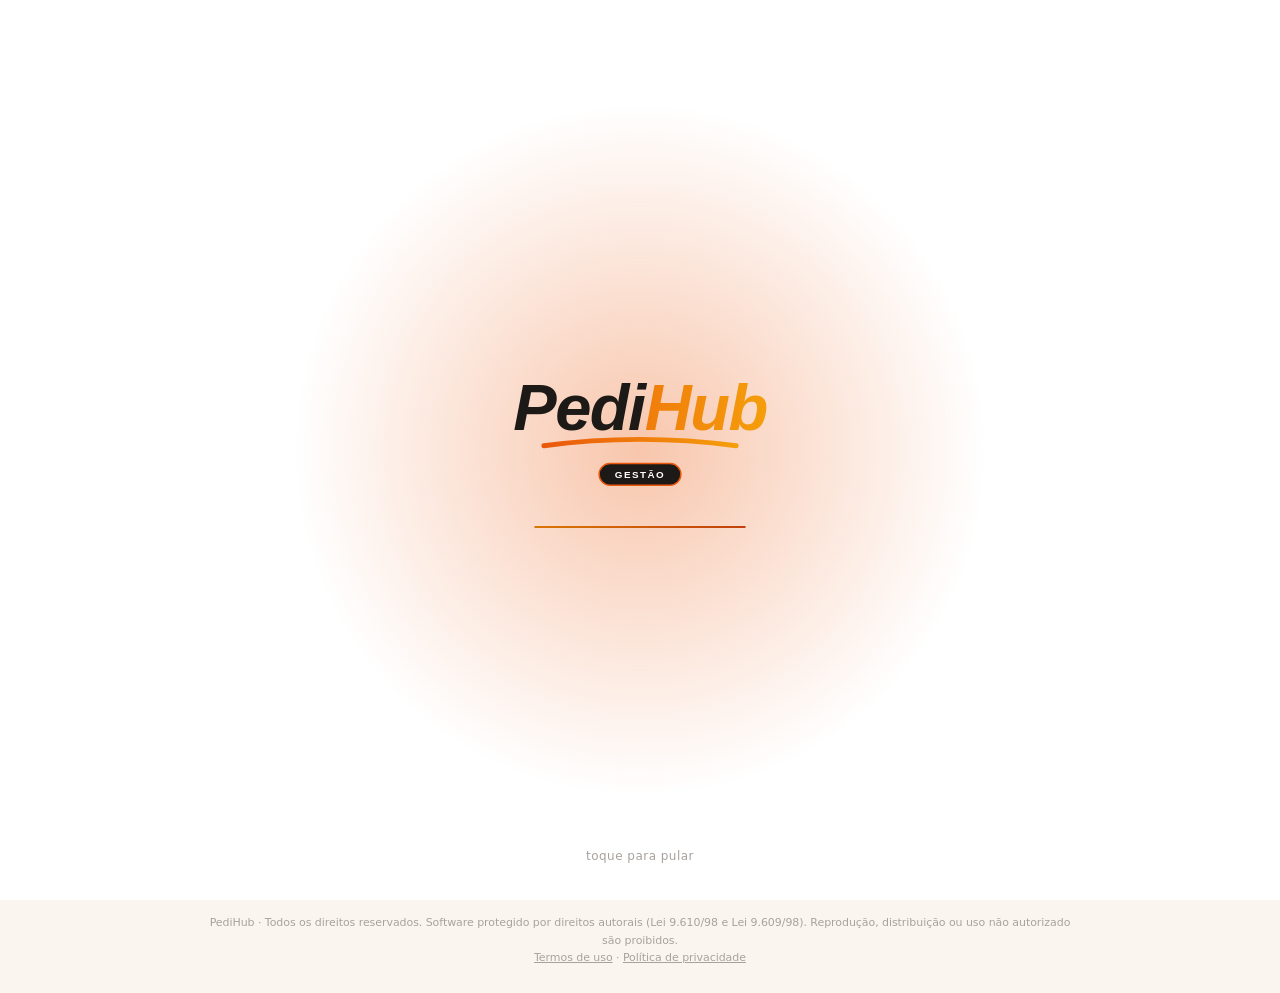
<file: index.html>
<!DOCTYPE html>
<html lang="pt-BR">
<head>
<meta charset="UTF-8" />
<meta name="viewport" content="width=device-width, initial-scale=1" />
<title>PediHub</title>
<meta name="theme-color" content="#FFFFFF" />
<link rel="manifest" href="manifest.webmanifest" />
<link rel="icon" type="image/png" href="icones/icone-192.png" />
<link rel="apple-touch-icon" href="icones/apple-touch-icon.png" />
<!-- A raiz só encaminha para o app. Mesmo arranjo do AdminPro: quem digita o
     domínio cai direto na agenda, sem página intermediária. O <meta refresh>
     fica como rede para navegador com JavaScript desligado. -->
<meta http-equiv="refresh" content="0; url=entrar.html" />
<script>
/* ── O LINK DO E-MAIL PODE CAIR AQUI, E O TOKEN NÃO PODE MORRER NO CAMINHO ──
   O Supabase só respeita o `redirect_to` que a gente manda se ele estiver na
   lista de Redirect URLs do projeto. Fora dela — e por descuido ela fica
   fora — ele devolve a pessoa para o "Site URL", que costuma ser a raiz do
   site. Ou seja: aqui.

   E aqui o `location.replace('entrar.html')` jogava o #fragmento FORA. Com
   ele ia embora o token de recuperação, que É a prova de identidade de quem
   esqueceu a senha. A pessoa clicava no link, via a tela de login pedindo a
   senha que ela não lembra, e concluía que o sistema está quebrado.

   Então o fragmento viaja junto, e cada tipo vai para o seu lugar:
   recuperação para trocar a senha, o resto para entrar. Assim o caminho
   funciona mesmo com a lista de Redirect URLs mal configurada — desde que o
   Site URL aponte para o site. */
(function(){
  var h = location.hash || '';
  var destino = 'entrar.html';
  if(h.length > 1){
    var f = new URLSearchParams(h.slice(1));
    if(f.get('type') === 'recovery' || f.get('access_token') || f.get('error')){
      if(f.get('type') === 'recovery') destino = 'nova-senha.html';
      destino += h;
    }
  }
  location.replace(destino);
})();
</script>
<style>
  body{
    margin:0;height:100vh;display:grid;place-items:center;
    font:15px system-ui,-apple-system,"Segoe UI",Roboto,sans-serif;
    background:#F7F6F4;color:#5B574F;
  }
  a{color:#9A3412;font-weight:600}

.rodape-legal{
  max-width:900px;margin:0 auto;padding:14px 16px 26px;
  font-size:11px;line-height:1.6;color:var(--txt3,#8a8a8a);text-align:center;
}
</style>
</head>
<body>
  <p>Abrindo o PediHub… <a href="entrar.html">entrar agora</a></p>
<p class="rodape-legal">PediHub · Todos os direitos reservados. Software protegido por direitos autorais (Lei 9.610/98 e Lei 9.609/98). Reprodução, distribuição ou uso não autorizado são proibidos.<br><a href="termos.html" target="_blank" rel="noopener" style="color:inherit">Termos de uso</a> · <a href="privacidade.html" target="_blank" rel="noopener" style="color:inherit">Política de privacidade</a></p>
</body>
</html>
</file>
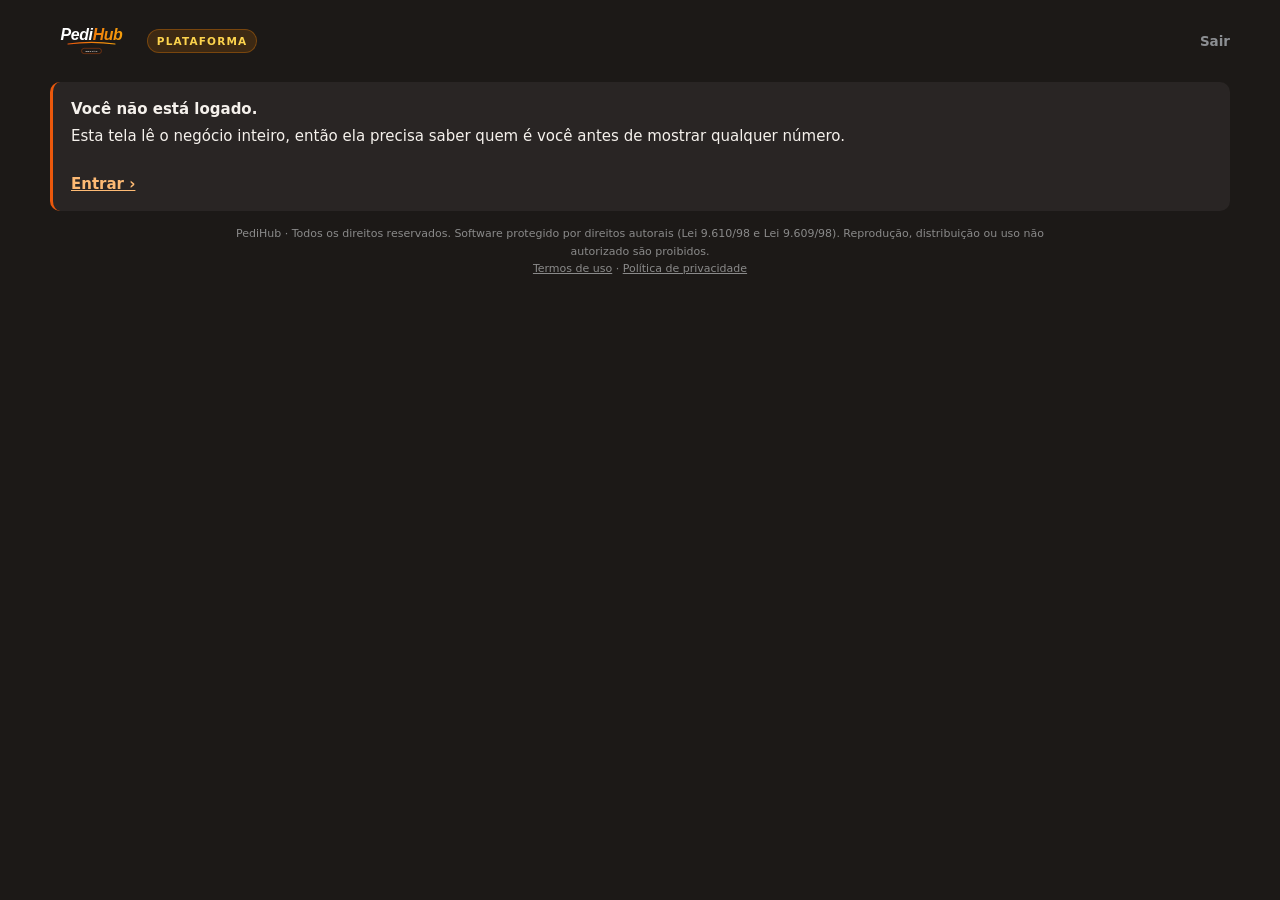
<file: admin.html>
<!DOCTYPE html>
<html lang="pt-BR">
<head>
<meta charset="UTF-8" />
<!-- NAO ABRE DENTRO DE OUTRO SITE (auditoria de seguranca). Sem isto, um site
     qualquer punha esta tela num quadro invisivel e fazia a dona clicar sem
     saber (clickjacking). O GitHub Pages nao deixa mandar o cabecalho que
     barra isso, entao a pagina se recusa sozinha: some e abre no lugar
     certo. O link da cliente (cardapio.html) fica de fora de proposito: o
     salao pode querer o agendamento dentro do proprio site. -->
<script>if(window.top!==window.self){document.documentElement.style.display='none';try{window.top.location.replace(window.location.href);}catch(e){}}</script>
<meta name="viewport" content="width=device-width, initial-scale=1, viewport-fit=cover" />
<title>Plataforma — PediHub</title>
<meta name="robots" content="noindex, nofollow" />
<meta name="theme-color" content="#1C1917" />
<link rel="icon" type="image/png" href="icones/icone-192.png" />
<style>
/* ===========================================================================
   PediHub — o painel de quem é dono da plataforma
   ---------------------------------------------------------------------------
   Esta tela não é o sistema do restaurante: é o negócio olhando para si mesmo.
   Quem abre vê quantos restaurantes existem, quanto entra por mês, quem está
   testando e quem some semana que vem.

   Escura de propósito, e diferente das outras. Não é enfeite: é para você
   saber, num relance, que a conta logada aqui é a que enxerga TODOS os
   restaurantes. Tela que parece com a do restaurante convida a esquecer disso.

   Ela não decide nada sobre permissão. Quem decide é o `is_super()` no banco,
   na primeira linha de cada função. Se você abrir esta página com uma conta
   comum, ela carrega e o banco recusa — que é a ordem certa: a tela é
   conveniência, a tranca é do banco.
   =========================================================================== */
*{box-sizing:border-box;margin:0;padding:0;-webkit-tap-highlight-color:transparent}
button,input,select{font:inherit;color:inherit}
button{cursor:pointer;border:none;background:none}
body{
  font:15px/1.55 "Segoe UI",system-ui,-apple-system,Roboto,sans-serif;
  background:#1C1917;color:#F5F1EC;
  padding:26px 20px calc(60px + env(safe-area-inset-bottom));
}
.folha{max-width:1180px;margin:0 auto}

.topo{display:flex;align-items:center;gap:14px;margin-bottom:6px;flex-wrap:wrap}
.topo img{height:30px;width:auto}
.selo{
  font-size:10.5px;font-weight:700;letter-spacing:.11em;padding:3px 9px;
  border-radius:99px;background:rgba(217,119,6,.18);color:#FCD34D;
  border:1px solid rgba(217,119,6,.38);
}
.sair{margin-left:auto;color:rgba(232,238,247,.55);font-size:13.5px;font-weight:550}
.sair:hover{color:#F5F1EC}
.subtopo{color:rgba(237,244,243,.5);font-size:14px;margin-bottom:26px}

/* ── Os números do topo ─────────────────────────────────────────────────── */
.placar{
  display:grid;gap:11px;margin-bottom:26px;
  grid-template-columns:repeat(auto-fit,minmax(158px,1fr));
}
.cartao{
  background:#292524;border:1px solid rgba(234,88,12,.15);
  border-radius:11px;padding:15px 16px;
}
.cartao .rot{
  font-size:11.5px;font-weight:600;letter-spacing:.05em;text-transform:uppercase;
  color:rgba(237,244,243,.42);margin-bottom:5px;
}
.cartao .val{font-size:27px;font-weight:640;letter-spacing:-.03em;line-height:1.15}
.cartao .pe{font-size:12px;color:rgba(237,244,243,.42);margin-top:3px}
.cartao.dinheiro{border-color:rgba(74,222,128,.26);background:rgba(74,222,128,.05)}
.cartao.dinheiro .val{color:#4ADE80}
.cartao.alerta{border-color:rgba(251,113,133,.3);background:rgba(251,113,133,.06)}
.cartao.alerta .val{color:#FB7185}

h2{
  font-size:12px;font-weight:700;letter-spacing:.09em;text-transform:uppercase;
  color:rgba(237,244,243,.42);margin:30px 0 11px;
}

/* ── Quem precisa de telefonema ─────────────────────────────────────────── */
.ligar{
  display:flex;gap:12px;align-items:center;flex-wrap:wrap;
  background:rgba(251,113,133,.07);border:1px solid rgba(251,113,133,.24);
  border-left:3px solid #FB7185;border-radius:9px;padding:13px 15px;margin-bottom:7px;
}
.ligar .quem{font-weight:600}
.ligar .qdo{color:#FB7185;font-size:13px;font-weight:600}
.ligar .uso{color:rgba(237,244,243,.5);font-size:13px}
.ligar a{
  margin-left:auto;color:#4ADE80;font-weight:600;font-size:13.5px;
  text-decoration:none;white-space:nowrap;
}
.ligar a:hover{text-decoration:underline}

/* ── A lista ────────────────────────────────────────────────────────────── */
.rolo{overflow-x:auto;border-radius:11px;border:1px solid rgba(234,88,12,.15)}
table{width:100%;border-collapse:collapse;background:#292524;font-size:14px}
th{
  text-align:left;font-size:11px;font-weight:700;letter-spacing:.07em;
  text-transform:uppercase;color:rgba(237,244,243,.4);
  padding:11px 13px;border-bottom:1px solid rgba(234,88,12,.15);white-space:nowrap;
}
td{padding:11px 13px;border-bottom:1px solid rgba(234,88,12,.08);vertical-align:middle}
tr:last-child td{border-bottom:none}
tr:hover td{background:rgba(234,88,12,.05)}
td .nome{font-weight:600}
td .slug{font-size:12px;color:rgba(237,244,243,.38);font-family:ui-monospace,monospace}
.etq{
  display:inline-block;font-size:11.5px;font-weight:600;padding:2px 9px;
  border-radius:99px;white-space:nowrap;
}
.etq.pago{background:rgba(74,222,128,.14);color:#4ADE80}
.etq.teste{background:rgba(251,191,36,.14);color:#FBBF24}
.etq.gratis{background:rgba(237,244,243,.08);color:rgba(232,238,247,.55)}
.etq.ruim{background:rgba(251,113,133,.14);color:#FB7185}
.num{font-variant-numeric:tabular-nums;white-space:nowrap}
.morto{color:rgba(237,244,243,.34)}
select.plano{
  background:#1C1917;border:1px solid rgba(234,88,12,.26);border-radius:7px;
  padding:6px 9px;font-size:13px;min-width:118px;
}
.acao{
  font-size:12.5px;font-weight:600;padding:6px 11px;border-radius:7px;
  border:1px solid rgba(234,88,12,.26);color:rgba(237,244,243,.72);
}
.acao:hover{border-color:rgba(234,88,12,.5);color:#F5F1EC}
.acao.perigo:hover{border-color:rgba(251,113,133,.55);color:#FB7185}
a.acao{text-decoration:none;display:inline-block}
.acoes{display:flex;gap:6px;flex-wrap:wrap;min-width:220px}
.contato{display:inline-flex;gap:8px;align-items:center;flex-wrap:wrap;font-size:12.5px}
.contato a{color:#4ADE80;font-weight:600;text-decoration:none}
.contato a:hover{text-decoration:underline}

.recado{
  padding:15px 18px;border-radius:10px;background:#292524;
  border-left:3px solid #EA580C;line-height:1.6;
}
.recado.erro{border-left-color:#FB7185;background:rgba(251,113,133,.07)}
.recado b{display:block;margin-bottom:3px}
.recado code{
  background:#1C1917;padding:1px 6px;border-radius:4px;font-size:12.5px;
  border:1px solid rgba(234,88,12,.2);
}
.vazio{padding:22px;text-align:center;color:rgba(237,244,243,.42);font-size:14px}
/* ── Os avisos do sino (54_sino.sql) ────────────────────────────────────── */
.aviso-form{display:grid;gap:8px;margin-top:10px}
.aviso-form input,.aviso-form textarea{width:100%;background:#1C1917;border:1px solid rgba(234,88,12,.26);
  border-radius:7px;padding:8px 10px;font:inherit;font-size:14px;color:inherit;resize:vertical}
.aviso-form label input{width:auto;padding:5px 8px}
/* ── Saúde do sistema (40_saude.sql) ────────────────────────────────────── */
.saude-linha{display:flex;gap:11px;align-items:flex-start;padding:9px 0;
  border-top:1px solid rgba(234,88,12,.15)}
.saude-linha:first-of-type{border-top:none}
.saude-linha .etq{min-width:74px;text-align:center;margin-top:2px}
.saude-linha .faz{font-size:13px;color:rgba(237,244,243,.6);margin-top:2px}
.saude-pe{font-size:12.5px;color:rgba(237,244,243,.5);margin-top:10px;line-height:1.7}
/* O endereço do monitor é uma palavra só: sem quebrar, passava da borda do
   cartão no celular. */
.saude-pe code{overflow-wrap:anywhere;word-break:break-all}

@media (max-width:700px){
  body{padding:18px 13px 50px}
  .cartao .val{font-size:23px}
  th,td{padding:9px 10px}
}

.rodape-legal{
  max-width:900px;margin:0 auto;padding:14px 16px 26px;
  font-size:11px;line-height:1.6;color:var(--txt3,#8a8a8a);text-align:center;
}
</style>
</head>
<body>
<div class="folha">

  <div class="topo">
    <img src="icones/logotipo-branco.svg" alt="PediHub">
    <span class="selo">PLATAFORMA</span>
    <button class="sair" onclick="sair()">Sair</button>
  </div>
  <p class="subtopo" id="subtopo">Carregando…</p>

  <div id="corpo"></div>
</div>

<script src="config.js"></script>
<script src="dados.js"></script>
<script>
'use strict';

let painel = null;
let painelSaude = null;

const real = v => (Number(v) || 0)
  .toLocaleString('pt-BR', { style:'currency', currency:'BRL', maximumFractionDigits:0 });
// Com os centavos: o preço de um módulo (R$ 49,90) não se arredonda.
const centavos = v => (Number(v) || 0)
  .toLocaleString('pt-BR', { style:'currency', currency:'BRL' });
const escapar = t => String(t == null ? '' : t)
  .replace(/[&<>"]/g, c => ({'&':'&amp;','<':'&lt;','>':'&gt;','"':'&quot;'}[c]));

function data(d){
  if(!d) return '—';
  return new Date(d).toLocaleDateString('pt-BR', { day:'2-digit', month:'2-digit', year:'2-digit' });
}

// "há 3 dias" diz mais que uma data quando a pergunta é "este restaurante está
// vivo?". Data exige que você faça a conta de cabeça; isto já responde.
function desde(d){
  if(!d) return 'nunca usou';
  const dias = Math.floor((Date.now() - new Date(d)) / 864e5);
  if(dias <= 0) return 'hoje';
  if(dias === 1) return 'ontem';
  if(dias < 30) return 'há ' + dias + ' dias';
  if(dias < 60) return 'há 1 mês';
  return 'há ' + Math.floor(dias / 30) + ' meses';
}

function zap(numero){
  const so = String(numero || '').replace(/\D/g, '');
  return so.length >= 10 ? 'https://wa.me/' + (so.length <= 11 ? '55' + so : so) : null;
}

/* ── Carregar ─────────────────────────────────────────────────────────────
   Quem barra não é esta tela: é o `is_super()` na primeira linha da função no
   banco. Aqui só se traduz a recusa para uma frase que diga o que fazer.
   ──────────────────────────────────────────────────────────────────────── */
async function carregar(){
  const corpo = document.getElementById('corpo');
  /* ── TRÊS RECUSAS DIFERENTES, TRÊS FRASES DIFERENTES ────────────────────
     A primeira versão tinha duas: "não é da plataforma" e "não consegui
     carregar". Quem abrisse esta tela SEM TER FEITO LOGIN caía na primeira —
     e lia que a conta dele não era da plataforma, quando conta nenhuma
     estava em jogo. A pessoa vai conferir o super_admin, que está certo, e
     perde a tarde.

     Sem sessão, `Dados.chamar` vai como anônimo, o banco levanta
     `insufficient_privilege`, e a mensagem é idêntica à de uma conta comum.
     Só a TELA sabe distinguir — e por isso é ela que precisa perguntar
     primeiro se há alguém logado. */
  const temSessao = !!(Dados.sessaoAtual && Dados.sessaoAtual());
  if(!temSessao){
    document.getElementById('subtopo').textContent = '';
    corpo.innerHTML = `<div class="recado"><b>Você não está logado.</b>
      Esta tela lê o negócio inteiro, então ela precisa saber quem é você
      antes de mostrar qualquer número.<br><br>
      <a href="entrar.html" style="color:var(--az-claro,#FDBA74);font-weight:600">
      Entrar &rsaquo;</a></div>`;
    return;
  }

  try{
    // Os acessos de suporte vêm junto, mas não podem derrubar o painel: banco
    // sem o 38_suporte.sql instalado responde que a função não existe.
    const [p, acessos, ajustes, adicionais, avisos] = await Promise.all([
      Dados.chamar('painel_plataforma'),
      Dados.chamar('acessos_de_suporte', { p_limite: 30 })
        .catch(e => { console.info('[plataforma] acessos de suporte:', e.message); return null; }),
      Dados.chamar('ajustes_da_plataforma')
        .catch(e => { console.info('[plataforma] ajustes:', e.message); return null; }),
      // Os módulos adicionais (46_adicionais). Banco sem ele: a seção não aparece.
      Dados.chamar('adicionais_da_plataforma')
        .catch(e => { console.info('[plataforma] adicionais:', e.message); return null; }),
      // Os avisos do sino (54_sino). Banco sem ele: a seção não aparece.
      Dados.chamar('avisos_plataforma_admin')
        .catch(e => { console.info('[plataforma] avisos:', e.message); return null; }),
    ]);
    /* O check-up vem à parte e não derruba o painel: banco sem o 40_saude.sql
       responde que a função não existe, e a tela diz isso no lugar dele. */
    painelSaude = await Dados.chamar('saude_plataforma')
      .then(x => Array.isArray(x) ? x[0] : x)
      .catch(e => { console.info('[plataforma] saúde:', e.message); return { erro: e.message }; });
    painel = Array.isArray(p) ? p[0] : p;
    painel.acessos = Array.isArray(acessos) ? acessos : null;
    painel.ajustes = (Array.isArray(ajustes) ? ajustes[0] : ajustes) || null;
    painel.adicionais = (Array.isArray(adicionais) ? adicionais[0] : adicionais) || null;
    painel.avisos = Array.isArray(avisos) ? avisos : null;
    desenhar();
  }catch(e){
    console.error('[plataforma]', e);
    document.getElementById('subtopo').textContent = '';
    const negado = /privilege|permiss|plataforma abre/i.test(e.message || '');
    corpo.innerHTML = negado
      ? `<div class="recado erro"><b>Esta conta não é da plataforma.</b>
         Você está logado, mas esta conta não tem <code>super_admin</code>.
         O banco recusou, que é o certo — quem decide isso é o
         <code>is_super()</code>, não esta tela.<br><br>
         Para promover uma conta, rode <code>tests/promover_admin.sql</code> no
         SQL Editor do Supabase. Não existe botão para isso, de propósito:
         uma conta da plataforma lê a clientela de todos os restaurantes, então a
         única porta é o painel do Supabase.</div>`
      : `<div class="recado erro"><b>Não consegui carregar o painel.</b>
         ${escapar(e.message)}</div>`;
  }
}

function desenhar(){
  const r = painel.resumo || {};
  const saloes = painel.saloes || [];
  const vencendo = painel.vencendo || [];

  document.getElementById('subtopo').textContent =
    saloes.length + (saloes.length === 1 ? ' restaurante cadastrado' : ' restaurantes cadastrados');

  let h = `
  <div class="placar">
    <div class="cartao dinheiro">
      <div class="rot">Receita do mês</div>
      <div class="val">${real(r.mrr)}</div>
      <div class="pe">${r.pagantes || 0} pagando</div>
    </div>
    <div class="cartao">
      <div class="rot">Restaurantes ativos</div>
      <div class="val">${r.saloes || 0}</div>
      <div class="pe">${r.suspensos || 0} suspenso(s)</div>
    </div>
    <div class="cartao">
      <div class="rot">Em teste</div>
      <div class="val">${r.em_teste || 0}</div>
      <div class="pe">viram receita ou somem</div>
    </div>
    <div class="cartao">
      <div class="rot">No gratuito</div>
      <div class="val">${r.no_gratuito || 0}</div>
      <div class="pe">crescem e viram plano</div>
    </div>
    ${(r.inadimplentes || 0) > 0 ? `
    <div class="cartao alerta">
      <div class="rot">Inadimplentes</div>
      <div class="val">${r.inadimplentes}</div>
      <div class="pe">cobrar ou suspender</div>
    </div>` : ''}
  </div>`;

  h += blocoSaude();

  // O teste que vence é a única hora em que uma ligação muda o resultado.
  // Depois de vencido, já virou "aquele sistema que eu testei uma vez".
  if(vencendo.length){
    h += `<h2>Ligar esta semana · o teste vence</h2>`;
    h += vencendo.map(v => {
      const w = zap(v.whatsapp);
      const faltam = Number(v.faltam);
      return `<div class="ligar">
        <span class="quem">${escapar(v.nome)}</span>
        <span class="qdo">${faltam <= 0 ? 'vence hoje'
                          : faltam === 1 ? 'vence amanhã'
                          : 'faltam ' + faltam + ' dias'}</span>
        <span class="uso">${Number(v.agendamentos) > 0
          ? v.agendamentos + ' agendamento(s) — está usando'
          : 'nunca marcou nada — cadastrou e sumiu'}</span>
        ${w ? `<a href="${w}" target="_blank" rel="noopener">WhatsApp &rsaquo;</a>` : ''}
      </div>`;
    }).join('');
  }

  h += `<h2>Todos os restaurantes</h2>`;
  if(!saloes.length){
    h += `<div class="rolo"><div class="vazio">Nenhum restaurante cadastrado ainda.</div></div>`;
  } else {
    h += `<div class="rolo"><table>
      <thead><tr>
        <th>Restaurante</th><th>Plano</th><th>Situação</th>
        <th class="num">Equipe</th><th class="num">Mês</th>
        <th>Último uso</th><th>Origem</th><th></th>
      </tr></thead><tbody>
      ${saloes.map(linhaSalao).join('')}
      </tbody></table></div>`;
  }

  /* A forma de pagamento nas mensagens. Desligada até os quatro modelos
     com valor e pagamento estarem aprovados na Meta (MODELOS.md): ligada antes, a
     confirmação e os avisos iriam para um modelo que não existe e não
     chegariam. */
  if(painel.ajustes){
    const ligado = !!painel.ajustes.mensagensComPagamento;
    h += `<h2>Mensagens do WhatsApp</h2>
      <div class="recado" id="ajustePagamento">
        <b>Valor e forma de pagamento nas mensagens: ${ligado ? 'ligada' : 'desligada'}</b>
        A confirmação e o lembrete da cliente, o aviso à profissional e o lembrete
        para o restaurante passam a dizer o valor do atendimento e como a cliente vai
        pagar (Pix, cartão, pacote…). Usam os quatro modelos com valor do MODELOS.md (<code>pedihub_confirmacao_valor1</code> e os três <code>*_pagamento</code>):
        ${ligado ? 'desligando, o sistema volta aos modelos de antes na hora.'
                 : 'ligue só depois que os quatro estiverem <b style="display:inline">aprovados</b> na Meta.'}
        <div style="margin-top:10px">
          <button class="acao ${ligado ? 'perigo' : ''}" onclick="ligarPagamentoNasMensagens(${!ligado})">
            ${ligado ? 'Desligar' : 'Ligar a forma de pagamento'}</button>
        </div>
      </div>`;
    /* As duas do pacote (45): a lista de horários e o aviso da última
       sessão. Desligadas até os dois modelos estarem aprovados. */
    const pacote = !!painel.ajustes.mensagensPacote;
    h += `<div class="recado" id="ajustePacote" style="margin-top:12px">
        <b>Mensagens do pacote: ${pacote ? 'ligadas' : 'desligadas'}</b>
        A lista de horários (cada data, a hora e o procedimento, ao montar o
        pacote pago ou ao registrar o pagamento) e o aviso da última sessão
        (seis dias antes dela). Usam os dois modelos do pacote do MODELOS.md
        (<code>pedihub_pacote_agenda</code> e <code>pedihub_pacote_ultima_sessao</code>):
        ${pacote ? 'desligando, o que estava na fila sai na hora.'
                 : 'ligue só depois que os dois estiverem <b style="display:inline">aprovados</b> na Meta. Ligando, os pacotes que já estão na agenda ganham o aviso da última sessão.'}
        <div style="margin-top:10px">
          <button class="acao ${pacote ? 'perigo' : ''}" onclick="ligarMensagensDoPacote(${!pacote})">
            ${pacote ? 'Desligar' : 'Ligar as mensagens do pacote'}</button>
        </div>
      </div>`;
    /* As quatro do Crediário e o remarcado (52): o mesmo cuidado — cada
       grupo liga quando os modelos dele estiverem aprovados. */
    const cred = !!painel.ajustes.mensagensCrediario;
    h += `<div class="recado" id="ajusteCrediarioMsg" style="margin-top:12px">
        <b>Mensagens do Crediário: ${cred ? 'ligadas' : 'desligadas'}</b>
        O resumo da compra, o lembrete dois dias antes, o "vence hoje" e o aviso
        de atraso, com a franquia própria do Crediário. Usam os quatro modelos
        <code>pedihub_crediario_*</code> do MODELOS.md:
        ${cred ? 'desligando, o que estava na fila sai na hora.'
               : 'ligue só depois que os quatro estiverem <b style="display:inline">aprovados</b> na Meta. Ligando, as parcelas em aberto ganham os avisos que ainda vêm.'}
        <div style="margin-top:10px">
          <button class="acao ${cred ? 'perigo' : ''}" onclick="ligarMensagensDoCrediario(${!cred})">
            ${cred ? 'Desligar' : 'Ligar as mensagens do Crediário'}</button>
        </div>
      </div>`;
    const rem = !!painel.ajustes.mensagemRemarcado;
    h += `<div class="recado" id="ajusteRemarcado" style="margin-top:12px">
        <b>Aviso de horário remarcado: ${rem ? 'ligado' : 'desligado'}</b>
        Quando o restaurante remarca pelo painel, a cliente recebe o horário de antes e o
        novo. Usa o modelo <code>pedihub_remarcado</code> do MODELOS.md:
        ${rem ? 'desligando, o que estava na fila sai na hora.'
              : 'ligue só depois que ele estiver <b style="display:inline">aprovado</b> na Meta.'}
        <div style="margin-top:10px">
          <button class="acao ${rem ? 'perigo' : ''}" onclick="ligarMensagemRemarcado(${!rem})">
            ${rem ? 'Desligar' : 'Ligar o aviso de remarcado'}</button>
        </div>
      </div>`;
  }

  /* Os avisos do sino (54_sino): o que a plataforma escreve aparece no sino
     do painel dos restaurantes — para os donos e gerentes, ou para a equipe toda —
     até a pessoa marcar como lido, ou até o dia de saída. */
  if(painel.avisos){
    const av = painel.avisos;
    h += `<h2>Avisos para os restaurantes</h2>
      <div class="recado" id="ajusteAvisos">
        <b>Escreva um aviso: ele aparece no sino do painel dos restaurantes</b>
        Novidade, manutenção marcada, um recado. Para todos os restaurantes ou só para um
        (a prorrogação da cortesia de um dono, por exemplo). Fica no sino até a pessoa
        marcar como lido, ou até o dia de saída, se tiver.
        <div class="aviso-form">
          <input id="avTitulo" maxlength="120" placeholder="Título (ex.: Manutenção domingo, das 2h às 3h)">
          <textarea id="avTexto" maxlength="2000" rows="3" placeholder="O texto do aviso"></textarea>
          <div style="display:flex;gap:8px;flex-wrap:wrap;align-items:center">
            <select id="avSalao" class="plano" aria-label="Para qual restaurante">
              <option value="">Todos os restaurantes</option>
              ${(painel.saloes || []).slice().sort((x, y) => String(x.nome).localeCompare(String(y.nome)))
                .map(s => `<option value="${escapar(s.id)}">Só: ${escapar(s.nome)}</option>`).join('')}
            </select>
            <select id="avPara" class="plano">
              <option value="gestao">Para donos e gerentes</option>
              <option value="equipe">Para toda a equipe</option>
            </select>
            <label style="font-size:13px">Sai do ar em <input type="date" id="avAte"></label>
            <button class="acao" id="btPublicarAviso" onclick="publicarAviso()">Publicar o aviso</button>
          </div>
        </div>
        ${av.length ? `<div class="rolo" style="margin-top:12px"><table>
          <thead><tr><th>Aviso</th><th>Restaurante</th><th>Para</th><th>Publicado</th><th>Situação</th><th class="num">Leram</th><th></th></tr></thead><tbody>
          ${av.map(a => `<tr>
            <td><div class="nome">${escapar(a.titulo)}</div><div class="slug">${escapar(a.texto)}</div></td>
            <td>${a.salaoId ? escapar(a.salao || 'restaurante') : 'todos'}</td>
            <td>${a.para === 'equipe' ? 'toda a equipe' : 'donos e gerentes'}</td>
            <td class="num">${quando(a.publicadoEm)}</td>
            <td class="${a.noAr ? '' : 'morto'}">${a.noAr ? (a.ate ? 'no ar até ' + data(a.ate) : 'no ar') : 'fora do ar'}</td>
            <td class="num">${Number(a.lidos) || 0}</td>
            <td>${a.noAr ? `<button class="acao perigo" data-id="${escapar(a.id)}"
                  onclick="tirarAvisoDoAr(this.dataset.id)">Tirar do ar</button>` : ''}</td>
          </tr>`).join('')}
          </tbody></table></div>` : ''}
      </div>`;
  }

  /* Os módulos adicionais (o Crediário): quem tem, quanto rende, e a
     cortesia e o preço especial — que mudam também o valor do cartão de quem
     paga no cartão, pela mesma borda `adicional` que o dono usa. */
  if(painel.adicionais){
    const ad = painel.adicionais;
    const linhas = ad.saloes || [];
    const situacao = x => x.cortesia && x.ativo ? 'cortesia'
      : x.status === 'ativo' ? (x.ativo ? 'ativo' : 'ativo · plano não vale')
      : x.status === 'aguardando' ? 'aguardando o pagamento'
      : x.ativo ? 'cancelado · vale até ' + data(x.valeAte) : 'cancelado';
    h += `<h2>Módulos adicionais</h2>
      <div class="recado" id="ajusteAdicionais">
        <b>${linhas.filter(x => x.ativo).length} restaurante(ões) com módulo ativo · ${centavos(ad.receitaMes)} por mês</b>
        ${(ad.catalogo || []).map(c => escapar(c.nome) + ' ' + centavos(c.preco) + '/mês').join(' · ')}.
        A cortesia vale em qualquer plano e não entra na mensalidade.
        ${linhas.length ? `<div class="rolo" style="margin-top:10px"><table>
          <thead><tr><th>Restaurante</th><th>Módulo</th><th>Situação</th><th class="num">Preço</th><th></th></tr></thead><tbody>
          ${linhas.map(x => `<tr>
            <td>${escapar(x.salao)}</td><td>${escapar(x.nome)}</td><td>${escapar(situacao(x))}</td>
            <td class="num">${x.cortesia ? '—' : centavos(x.preco)}${x.precoEspecial != null ? ' (especial)' : ''}</td>
            <td><button class="acao" data-salao="${escapar(x.salaoId)}" data-ad="${escapar(x.adicional)}"
                  onclick="mudarAdicional(this.dataset.salao, this.dataset.ad, '${x.cortesia ? 'sem_cortesia' : 'cortesia'}')">
                  ${x.cortesia ? 'Tirar cortesia' : 'Dar cortesia'}</button>
                <button class="acao" data-salao="${escapar(x.salaoId)}" data-ad="${escapar(x.adicional)}"
                  onclick="precoDoAdicional(this.dataset.salao, this.dataset.ad)">Preço especial</button></td>
          </tr>`).join('')}
          </tbody></table></div>` : ''}
        <div style="margin-top:10px;display:flex;gap:8px;flex-wrap:wrap;align-items:center">
          <select id="adSalao">${(painel.saloes || []).map(s =>
            `<option value="${escapar(s.id)}">${escapar(s.nome)}</option>`).join('')}</select>
          <select id="adModulo">${(ad.catalogo || []).map(c =>
            `<option value="${escapar(c.codigo)}">${escapar(c.nome)}</option>`).join('')}</select>
          <button class="acao" onclick="mudarAdicional(document.getElementById('adSalao').value,
            document.getElementById('adModulo').value, 'cortesia')">Dar cortesia</button>
        </div>
      </div>`;
  }

  /* Quem entrou no painel de quem, pelo modo suporte. O dono do restaurante vê o
     mesmo registro do lado dele; aqui é a plataforma prestando contas a si
     mesma. */
  if(painel.acessos){
    h += `<h2>Acessos de suporte</h2>`;
    h += painel.acessos.length
      ? `<div class="rolo"><table>
          <thead><tr><th>Quando</th><th>Restaurante</th><th>Quem</th><th>Edição</th>
            <th class="num">Alterações</th><th>Situação</th></tr></thead><tbody>
          ${painel.acessos.map(a => `<tr>
            <td class="num">${quando(a.iniciadoEm)}</td>
            <td><div class="nome">${escapar(a.salao)}</div><div class="slug">${escapar(a.slug)}</div></td>
            <td>${escapar(a.quem)}</td>
            <td class="${a.edicaoDesde ? '' : 'morto'}">${a.edicaoDesde ? 'liberada às ' + hora(a.edicaoDesde) : 'só leitura'}</td>
            <td class="num ${Number(a.alteracoes) ? '' : 'morto'}">${Number(a.alteracoes) || 0}</td>
            <td class="${a.encerradoEm ? 'morto' : ''}">${a.encerradoEm ? 'encerrado' : 'aberto'}</td>
          </tr>`).join('')}
          </tbody></table></div>`
      : `<div class="rolo"><div class="vazio">Nenhum acesso de suporte ainda.</div></div>`;
  }

  document.getElementById('corpo').innerHTML = h;
}

/* ── Saúde do sistema ─────────────────────────────────────────────────────
   O que o 40_saude.sql confere: despertador da fila, função de envio, fila
   atrasada e falhas na Meta — com o que fazer em cada problema. Logo abaixo
   do placar, porque um sistema parado vale mais que qualquer número. */
const ROT_SAUDE = { ok:['ok','pago'], atencao:['atenção','teste'], problema:['problema','ruim'] };
function linhaSaude(i){
  const [rot, etq] = ROT_SAUDE[i.nivel] || ROT_SAUDE.atencao;
  return `<div class="saude-linha">
    <span class="etq ${etq}">${rot}</span>
    <div><b style="display:inline">${escapar(i.titulo)}</b> — ${escapar(i.detalhe)}
      ${i.acao ? `<div class="faz">O que fazer: ${escapar(i.acao)}</div>` : ''}</div>
  </div>`;
}
function blocoSaude(){
  const s = painelSaude;
  if(!s) return '';
  let h = `<h2>Saúde do sistema</h2>`;
  if(s.erro){
    return h + `<div class="recado erro" id="saude"><b>O check-up não está instalado.</b>
      Cole o <code>00_tudo.sql</code> de novo no SQL Editor do Supabase (40_saude).</div>`;
  }
  const n = s.numeros || {};
  const titulo = s.nivel === 'problema' ? 'Problema no sistema'
               : s.nivel === 'atencao'  ? 'Funcionando, com pontos de atenção'
               : 'Tudo funcionando';
  const monitor = ((window.PEDIHUB || {}).url || '').replace(/\/$/, '') + '/functions/v1/saude';
  h += `<div class="recado ${s.nivel === 'problema' ? 'erro' : ''}" id="saude">
    <b>${titulo}</b>
    ${(s.itens || []).map(linhaSaude).join('')}
    ${(s.negocio || []).length ? `<div style="margin-top:12px;font-weight:600">No negócio</div>
      ${s.negocio.map(linhaSaude).join('')}` : ''}
    <div class="saude-pe">
      ${Number(n.enviadas24h) || 0} mensagem(ns) enviada(s) nas últimas 24h ·
      ${Number(n.falhas24h) || 0} falha(s) · ${Number(n.pendentes) || 0} na fila
      ${n.ultimoEnvio ? '· último envio ' + quando(n.ultimoEnvio) : ''}
      · verificado ${quando(s.verificadoEm)}<br>
      Endereço para o UptimeRobot avisar você: <code>${escapar(monitor)}</code>
    </div>
    <div style="margin-top:10px">
      <button class="acao" onclick="verificarSaude(this)">Verificar de novo</button>
    </div>
  </div>`;
  return h;
}
async function verificarSaude(bt){
  bt.disabled = true;
  try{
    const x = await Dados.chamar('saude_plataforma');
    painelSaude = Array.isArray(x) ? x[0] : x;
    desenhar();
  }catch(e){
    alert('Não consegui verificar agora: ' + e.message);
    bt.disabled = false;
  }
}

const quando = d => d ? new Date(d).toLocaleString('pt-BR',
  { day:'2-digit', month:'2-digit', hour:'2-digit', minute:'2-digit' }) : '—';
const hora = d => d ? new Date(d).toLocaleTimeString('pt-BR', { hour:'2-digit', minute:'2-digit' }) : '—';

/* "teste até 26/08/26" aparecia para teste VENCIDO — o restaurante já estava no
   Grátis e a etiqueta dizia que ainda testava. A data é do restaurante (dia, sem
   hora): vale até o fim dela. */
function testeVencido(s){
  if(s.assinatura !== 'trial' || !s.trialAte) return false;
  const hoje = new Date().toLocaleDateString('en-CA');      // AAAA-MM-DD, no fuso daqui
  return String(s.trialAte).slice(0, 10) < hoje;
}

function linhaSalao(s){
  const pago = Number(s.preco) > 0;
  const suspenso = s.status !== 'ativo';
  const vencido = testeVencido(s);
  const emTeste = s.assinatura === 'trial' && !vencido;
  const etq = suspenso ? 'ruim'
            : emTeste ? 'teste'
            : pago ? 'pago' : 'gratis';

  // Equipe acima do limite do plano é dinheiro na mesa: o gatilho já barra
  // novos, mas o número mostra quem está espremido e pronto para subir.
  const noLimite = Number(s.profissionais) >= Number(s.limite);

  const opcoes = (painel.planos || []).map(p =>
    `<option value="${p.codigo}" ${p.codigo === s.plano ? 'selected' : ''}>
       ${escapar(p.nome)}${Number(p.preco) > 0 ? ' · ' + real(p.preco) : ''}
     </option>`).join('');

  return `<tr>
    <td><div class="nome">${escapar(s.nome)}</div>
        <div class="slug">${escapar(s.slug)}</div></td>
    <td><select class="plano" onchange="mudarPlano('${s.id}', this.value, this)">
          ${opcoes}</select></td>
    <td><span class="etq ${etq}">${suspenso ? 'suspenso'
         : emTeste ? 'teste até ' + data(s.trialAte)
         : vencido ? 'teste venceu ' + data(s.trialAte) + ' · ' + escapar(s.planoNome || 'Grátis')
         : pago ? 'pagando' : 'gratuito'}</span></td>
    <td class="num ${noLimite ? '' : 'morto'}">${s.profissionais}/${s.limite}</td>
    <td class="num ${Number(s.agendamentosMes) ? '' : 'morto'}">${s.agendamentosMes}</td>
    <td class="${s.ultimoAgendamento ? '' : 'morto'}">${desde(s.ultimoAgendamento)}</td>
    <td class="${s.origem ? '' : 'morto'}">${escapar(s.origem || '—')}</td>
    <!-- O nome vai num data-*, e não escrito dentro do onclick: o
         JSON.stringify punha o nome entre ASPAS DUPLAS dentro de um atributo
         de aspas duplas, o atributo terminava ali e o botão virava
         "mudarStatus('…', 'suspenso', " — clicar dava erro de sintaxe e não
         suspendia nem religava restaurante nenhum. Achado pelo caça-bug. -->
    <td><div class="acoes">
      <!-- Abre o painel do restaurante em modo suporte: só leitura até "Liberar
           edição", e cada acesso fica registrado (38_suporte.sql). -->
      <a class="acao" href="app.html?suporte=${s.id}" target="_blank" rel="noopener">Abrir painel</a>
      <button class="acao" onclick="contatoDoDono('${s.id}', this)">Falar com o dono</button>
      <button class="acao" data-nome="${escapar(s.nome)}"
          onclick="estenderTeste('${s.id}', this.dataset.nome)">Estender teste</button>
      <button class="acao ${suspenso ? '' : 'perigo'}" data-nome="${escapar(s.nome)}"
          onclick="mudarStatus('${s.id}', '${suspenso ? 'ativo' : 'suspenso'}', this.dataset.nome)">
          ${suspenso ? 'Religar' : 'Suspender'}</button>
    </div></td>
  </tr>`;
}

/* ── Falar com o dono ─────────────────────────────────────────────────────
   O WhatsApp do restaurante muitas vezes é o da recepção. Este é o de quem é DONO,
   perguntado ao banco só na hora (o painel não baixa o telefone de todo
   mundo). Vira link no lugar do botão: abrir janela depois de esperar o
   banco é o que o navegador bloqueia como pop-up. */
async function contatoDoDono(salaoId, bt){
  bt.disabled = true;
  try{
    const r = await Dados.chamar('contato_do_dono', { p_salao: salaoId });
    const donos = Array.isArray(r) ? r : [];
    if(!donos.length){ bt.textContent = 'sem dono ativo'; return; }
    const links = donos.map(d => {
      const w = zap(d.telefone);
      return `<span class="contato"><b>${escapar(d.nome)}</b>
        ${w ? `<a href="${w}" target="_blank" rel="noopener">WhatsApp</a>` : ''}
        ${d.email ? `<a href="mailto:${encodeURIComponent(d.email)}">${escapar(d.email)}</a>` : ''}
        ${!w && !d.email ? '<span class="morto">sem contato</span>' : ''}</span>`;
    }).join('');
    const caixa = document.createElement('span');
    caixa.innerHTML = links;
    bt.replaceWith(caixa);
  }catch(e){
    console.error('[plataforma] contato do dono:', e);
    alert('Não consegui buscar o contato do dono.\n\n' + e.message);
    bt.disabled = false;
  }
}

/* ── A forma de pagamento nas mensagens ──────────────────────────────────── */
async function ligarPagamentoNasMensagens(ligar){
  if(ligar && !confirm('Os quatro modelos com valor (pedihub_confirmacao_valor1 e os três *_pagamento) já estão APROVADOS na Meta?\n\n'
      + 'Ligado antes da aprovação, a confirmação e os avisos vão para um modelo '
      + 'que não existe e não chegam a ninguém.')) return;
  try{
    const r = await Dados.chamar('definir_mensagens_com_pagamento', { p_ligar: ligar });
    const v = (Array.isArray(r) ? r[0] : r) || {};
    alert((v.ligado ? 'Ligado' : 'Desligado') + '. ' + (Number(v.refeitas) || 0)
        + ' mensagem(ns) que ainda estavam na fila foram refeitas.');
    await carregar();
  }catch(e){
    console.error('[plataforma] pagamento nas mensagens:', e);
    alert('Não consegui mudar.\n\n' + e.message);
  }
}

/* ── As mensagens do pacote ──────────────────────────────────────────────── */
async function ligarMensagensDoPacote(ligar){
  if(ligar && !confirm('Os dois modelos do pacote (pedihub_pacote_agenda e pedihub_pacote_ultima_sessao) já estão APROVADOS na Meta?\n\n'
      + 'Ligado antes da aprovação, as mensagens vão para um modelo '
      + 'que não existe e não chegam a ninguém.')) return;
  try{
    const r = await Dados.chamar('definir_mensagens_do_pacote', { p_ligar: ligar });
    const v = (Array.isArray(r) ? r[0] : r) || {};
    alert(v.ligado
      ? 'Ligadas. ' + (Number(v.pacotes) || 0) + ' pacote(s) com sessão marcada foram conferidos.'
      : 'Desligadas. O que estava na fila saiu.');
    await carregar();
  }catch(e){
    console.error('[plataforma] mensagens do pacote:', e);
    alert('Não consegui mudar.\n\n' + e.message);
  }
}

/* ── As mensagens do Crediário e o remarcado (52) ─────────────────────────── */
async function ligarMensagensDoCrediario(ligar){
  if(ligar && !confirm('Os quatro modelos do Crediário (pedihub_crediario_compra, _lembrete, _vence_hoje e _atraso) já estão APROVADOS na Meta?\n\n'
      + 'Ligado antes da aprovação, as mensagens vão para um modelo '
      + 'que não existe e não chegam a ninguém.')) return;
  try{
    const r = await Dados.chamar('definir_mensagens_do_crediario', { p_ligar: ligar });
    const v = (Array.isArray(r) ? r[0] : r) || {};
    alert(v.ligado
      ? 'Ligadas. ' + (Number(v.vendas) || 0) + ' venda(s) com parcela em aberto foram conferidas.'
      : 'Desligadas. O que estava na fila saiu.');
    await carregar();
  }catch(e){
    console.error('[plataforma] mensagens do crediário:', e);
    alert('Não consegui mudar.\n\n' + e.message);
  }
}
async function ligarMensagemRemarcado(ligar){
  if(ligar && !confirm('O modelo pedihub_remarcado já está APROVADO na Meta?\n\n'
      + 'Ligado antes da aprovação, o aviso vai para um modelo '
      + 'que não existe e não chega a ninguém.')) return;
  try{
    const r = await Dados.chamar('definir_mensagem_remarcado', { p_ligar: ligar });
    const v = (Array.isArray(r) ? r[0] : r) || {};
    alert(v.ligado ? 'Ligado.' : 'Desligado. O que estava na fila saiu.');
    await carregar();
  }catch(e){
    console.error('[plataforma] aviso de remarcado:', e);
    alert('Não consegui mudar.\n\n' + e.message);
  }
}

/* ── Os avisos do sino ────────────────────────────────────────────────────── */
/* Um aviso por toque: depois do "OK" da pergunta, o segundo toque saía com
   o primeiro ainda andando e o sino recebia o aviso duas vezes. */
let _publicandoAviso = false;
async function publicarAviso(){
  if(_publicandoAviso) return;
  _publicandoAviso = true;
  const bt = document.getElementById('btPublicarAviso');
  if(bt) bt.disabled = true;
  try{ await publicarAvisoAgora(); }
  finally{ _publicandoAviso = false; if(bt) bt.disabled = false; }
}
async function publicarAvisoAgora(){
  const val = id => (document.getElementById(id) || {}).value || '';
  const titulo = val('avTitulo').trim(), texto = val('avTexto').trim();
  const para = val('avPara') || 'gestao', ate = val('avAte') || null, salao = val('avSalao') || null;
  if(titulo.length < 3) return alert('Escreva o título do aviso.');
  if(texto.length < 3) return alert('Escreva o texto do aviso.');
  const nomeDoSalao = salao ? ((painel.saloes || []).find(s => s.id === salao) || {}).nome || 'o restaurante escolhido' : '';
  if(!confirm('Publicar este aviso para ' + (para === 'equipe' ? 'TODA A EQUIPE' : 'os DONOS E GERENTES')
      + (salao ? ' SÓ do restaurante ' + nomeDoSalao : ' de TODOS os restaurantes') + '?\n\n' + titulo)) return;
  try{
    await Dados.chamar('publicar_aviso_plataforma', { p_titulo: titulo, p_texto: texto, p_para: para, p_ate: ate,
      p_salao: salao });
    alert(salao ? 'Publicado. Aparece no sino de ' + nomeDoSalao + ' em até um minuto.'
                : 'Publicado. Aparece no sino dos restaurantes em até um minuto.');
    await carregar();
  }catch(e){
    console.error('[plataforma] publicar aviso:', e);
    alert('Não consegui publicar.\n\n' + e.message);
  }
}
async function tirarAvisoDoAr(id){
  if(!confirm('Tirar este aviso do ar? Ele some do sino de todos os restaurantes.')) return;
  try{
    await Dados.chamar('arquivar_aviso_plataforma', { p_aviso: id });
    await carregar();
  }catch(e){
    console.error('[plataforma] tirar aviso:', e);
    alert('Não consegui tirar do ar.\n\n' + e.message);
  }
}

/* ── Os módulos adicionais: cortesia e preço especial ─────────────────────── */
async function mudarAdicional(salaoId, adicional, acao, preco){
  if(!salaoId || !adicional) return;
  const nome = ((painel.saloes || []).find(s => s.id === salaoId) || {}).nome || 'este restaurante';
  const pergunta = acao === 'cortesia' ? 'Dar o módulo de cortesia para ' + nome + '?\n\nEle passa a valer agora e não entra na mensalidade.'
    : acao === 'sem_cortesia' ? 'Tirar a cortesia de ' + nome + '?\n\nCom a assinatura em dia, o módulo continua e passa a entrar na mensalidade.'
    : null;
  if(pergunta && !confirm(pergunta)) return;
  try{
    await Dados.borda('adicional', { salaoId, adicional, acao, preco: preco === undefined ? null : preco });
    await carregar();
  }catch(e){
    console.error('[plataforma] adicional:', e);
    alert('Não consegui mudar.\n\n' + e.message);
  }
}
async function precoDoAdicional(salaoId, adicional){
  const resp = prompt('Preço especial por mês para este restaurante (ex.: 29,90). Deixe vazio para voltar ao preço normal.', '');
  if(resp === null) return;
  const txt = resp.trim().replace(/\./g, '').replace(',', '.');
  const preco = txt === '' ? null : Number(txt);
  if(preco !== null && !(preco >= 0)){ alert('Preço inválido.'); return; }
  await mudarAdicional(salaoId, adicional, 'preco', preco);
}

/* ── Estender teste ───────────────────────────────────────────────────────
   O restaurante volta a ser teste até a data — mesmo que já tenha vencido, e mesmo
   que o WhatsApp dele já tenha usado o teste uma vez (39_teste_unico): a
   exceção é decisão sua, não do cadastro. O banco limita a 90 dias. */
async function estenderTeste(salaoId, nome){
  const resp = prompt('Estender o teste de ' + nome + ' por quantos dias, a partir de hoje?', '7');
  if(resp === null) return;
  const dias = parseInt(resp, 10);
  if(!(dias >= 1 && dias <= 90)){ alert('Escolha de 1 a 90 dias.'); return; }
  const ate = new Date(Date.now() + dias * 864e5).toLocaleDateString('en-CA');
  try{
    await Dados.chamar('estender_teste', { p_salao: salaoId, p_ate: ate });
    await carregar();
  }catch(e){
    console.error('[plataforma] estender teste:', e);
    alert('Não consegui estender o teste.\n\n' + e.message);
  }
}

/* ── Mudar plano ──────────────────────────────────────────────────────────
   O `<select>` volta ao valor antigo se der errado. Sem isso a tela mostra
   uma coisa e o banco guarda outra, e a próxima decisão sai de um número que
   nunca existiu.
   ──────────────────────────────────────────────────────────────────────── */
async function mudarPlano(salaoId, plano, el){
  const antes = (painel.saloes.find(s => s.id === salaoId) || {}).plano;
  if(plano === antes) return;
  el.disabled = true;
  try{
    const r = await Dados.chamar('definir_plano', {
      p_salao: salaoId, p_plano: plano,
      // Gratuito não é assinatura ativa: é a ausência de uma. Marcar 'ativa'
      // com preço zero deixaria uma linha que diz "pagando R$ 0".
      p_status: plano === 'gratuito' ? 'cancelada' : 'ativa',
    });
    const v = Array.isArray(r) ? r[0] : r;
    // O banco pode discordar do que você pediu — plano ativo com data vencida
    // cai para gratuito na hora. Mostrar o EFETIVO evita a surpresa no mês
    // que vem.
    if(v && v.planoEfetivo && v.planoEfetivo !== plano){
      alert('O plano foi gravado como "' + plano + '", mas o que vale hoje é "'
          + v.planoEfetivo + '".\n\nQuase sempre isso quer dizer que a data de '
          + 'vencimento já passou.');
    }
    await carregar();
  }catch(e){
    console.error('[plataforma] mudar plano:', e);
    alert('Não consegui mudar o plano.\n\n' + e.message);
    el.value = antes;
    el.disabled = false;
  }
}

async function mudarStatus(salaoId, novo, nome){
  const suspender = novo === 'suspenso';
  if(suspender && !confirm(
      'Suspender ' + nome + '?\n\n'
    + 'O link de agendamento para de funcionar na hora e o restaurante some da '
    + 'vitrine. Nada é apagado: religando, a agenda volta inteira.')) return;
  try{
    await Dados.chamar('definir_status_salao', { p_salao: salaoId, p_status: novo });
    await carregar();
  }catch(e){
    console.error('[plataforma] mudar status:', e);
    alert('Não consegui mudar a situação do restaurante.\n\n' + e.message);
  }
}

async function sair(){
  if(!confirm('Sair da conta da plataforma neste aparelho?')) return;
  // Com `await`: sair da conta mais poderosa do sistema não pode ser uma
  // corrida entre apagar a sessão e trocar de página. Se a navegação vencer,
  // a sessão fica guardada no aparelho de onde você quis sair.
  try{ await Dados.sair(); }catch(e){ console.error('[plataforma] sair:', e); }
  location.href = 'entrar.html';
}

/* ── Partida ─────────────────────────────────────────────────────────────
   Em modo demonstração não há banco, e portanto não há plataforma: os dados
   moram no navegador de quem abriu, e "todos os restaurantes" seria só ele mesmo.
   Dizer isso é melhor que desenhar um painel de mentira.
   ──────────────────────────────────────────────────────────────────────── */
(function(){
  if(!(window.PEDIHUB && PEDIHUB.url && PEDIHUB.chave)){
    document.getElementById('subtopo').textContent = '';
    document.getElementById('corpo').innerHTML =
      `<div class="recado"><b>Esta tela precisa do banco de verdade.</b>
       Em modo demonstração os dados ficam no seu próprio navegador, então
       "todos os restaurantes" seria só você — um painel que não mede nada.<br><br>
       Preencha <code>config.js</code> com a URL do projeto e a chave
       publicável para usar esta tela.</div>`;
    return;
  }
  carregar();
})();
</script>
<p class="rodape-legal">PediHub · Todos os direitos reservados. Software protegido por direitos autorais (Lei 9.610/98 e Lei 9.609/98). Reprodução, distribuição ou uso não autorizado são proibidos.<br><a href="termos.html" target="_blank" rel="noopener" style="color:inherit">Termos de uso</a> · <a href="privacidade.html" target="_blank" rel="noopener" style="color:inherit">Política de privacidade</a></p>
</body>
</html>
</file>
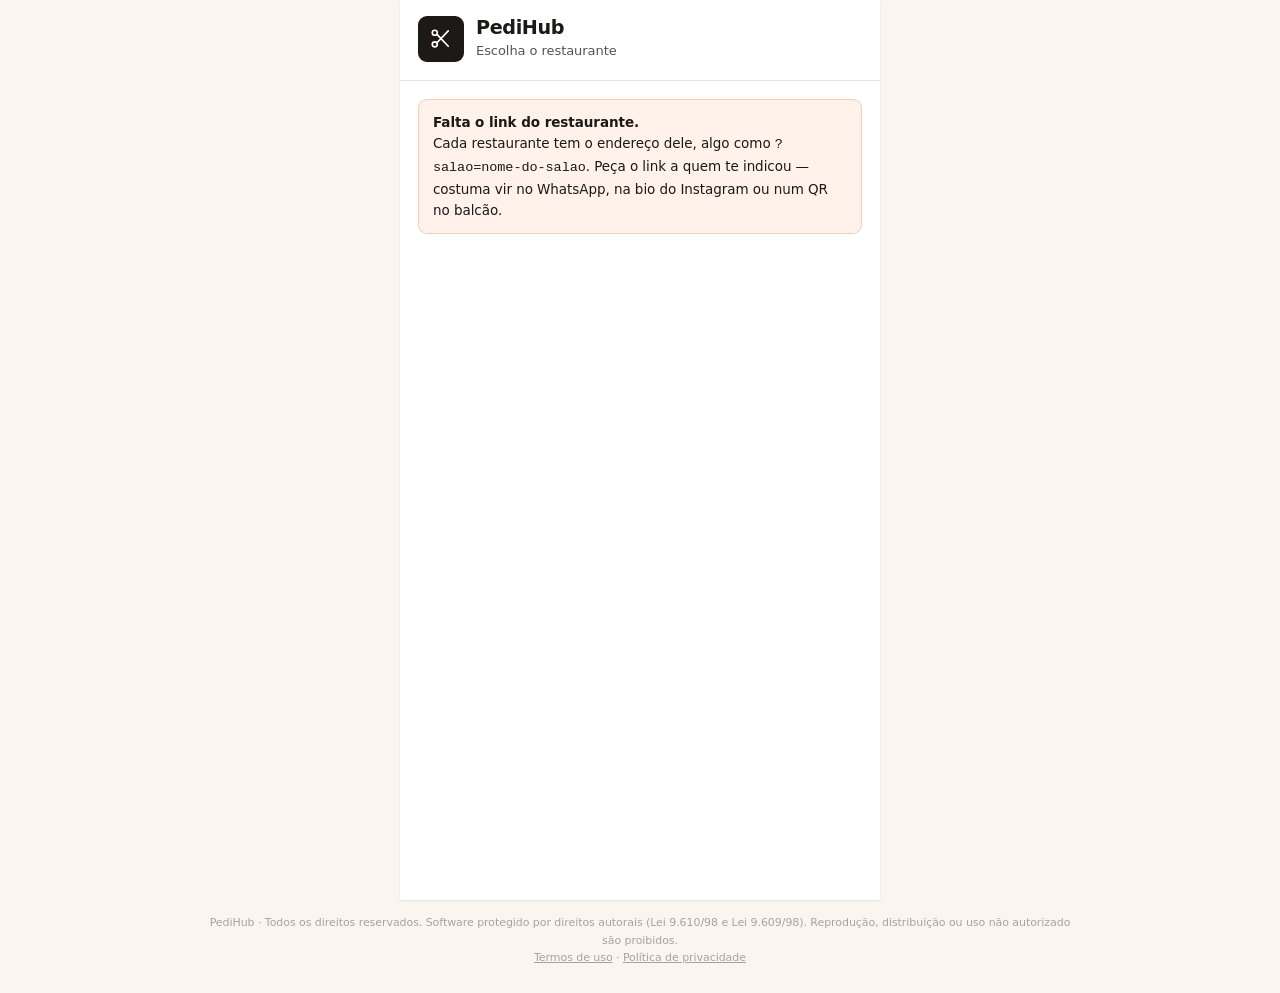
<file: agendar.html>
<!DOCTYPE html>
<html lang="pt-BR">
<head>
<meta charset="UTF-8" />
<meta name="viewport" content="width=device-width, initial-scale=1" />
<title>Cardápio — PediHub</title>
<!-- O cardápio do cliente se chamava agendar.html (herança do AgendaPro) e
     agora é cardapio.html. Este arquivo fica só para o link e o QR antigos
     continuarem funcionando: leva para o mesmo endereço, com o restaurante,
     a mesa e o resto da linha. -->
<meta http-equiv="refresh" content="0; url=cardapio.html" />
<script>location.replace('cardapio.html' + location.search + location.hash);</script>
</head>
<body></body>
</html>
</file>
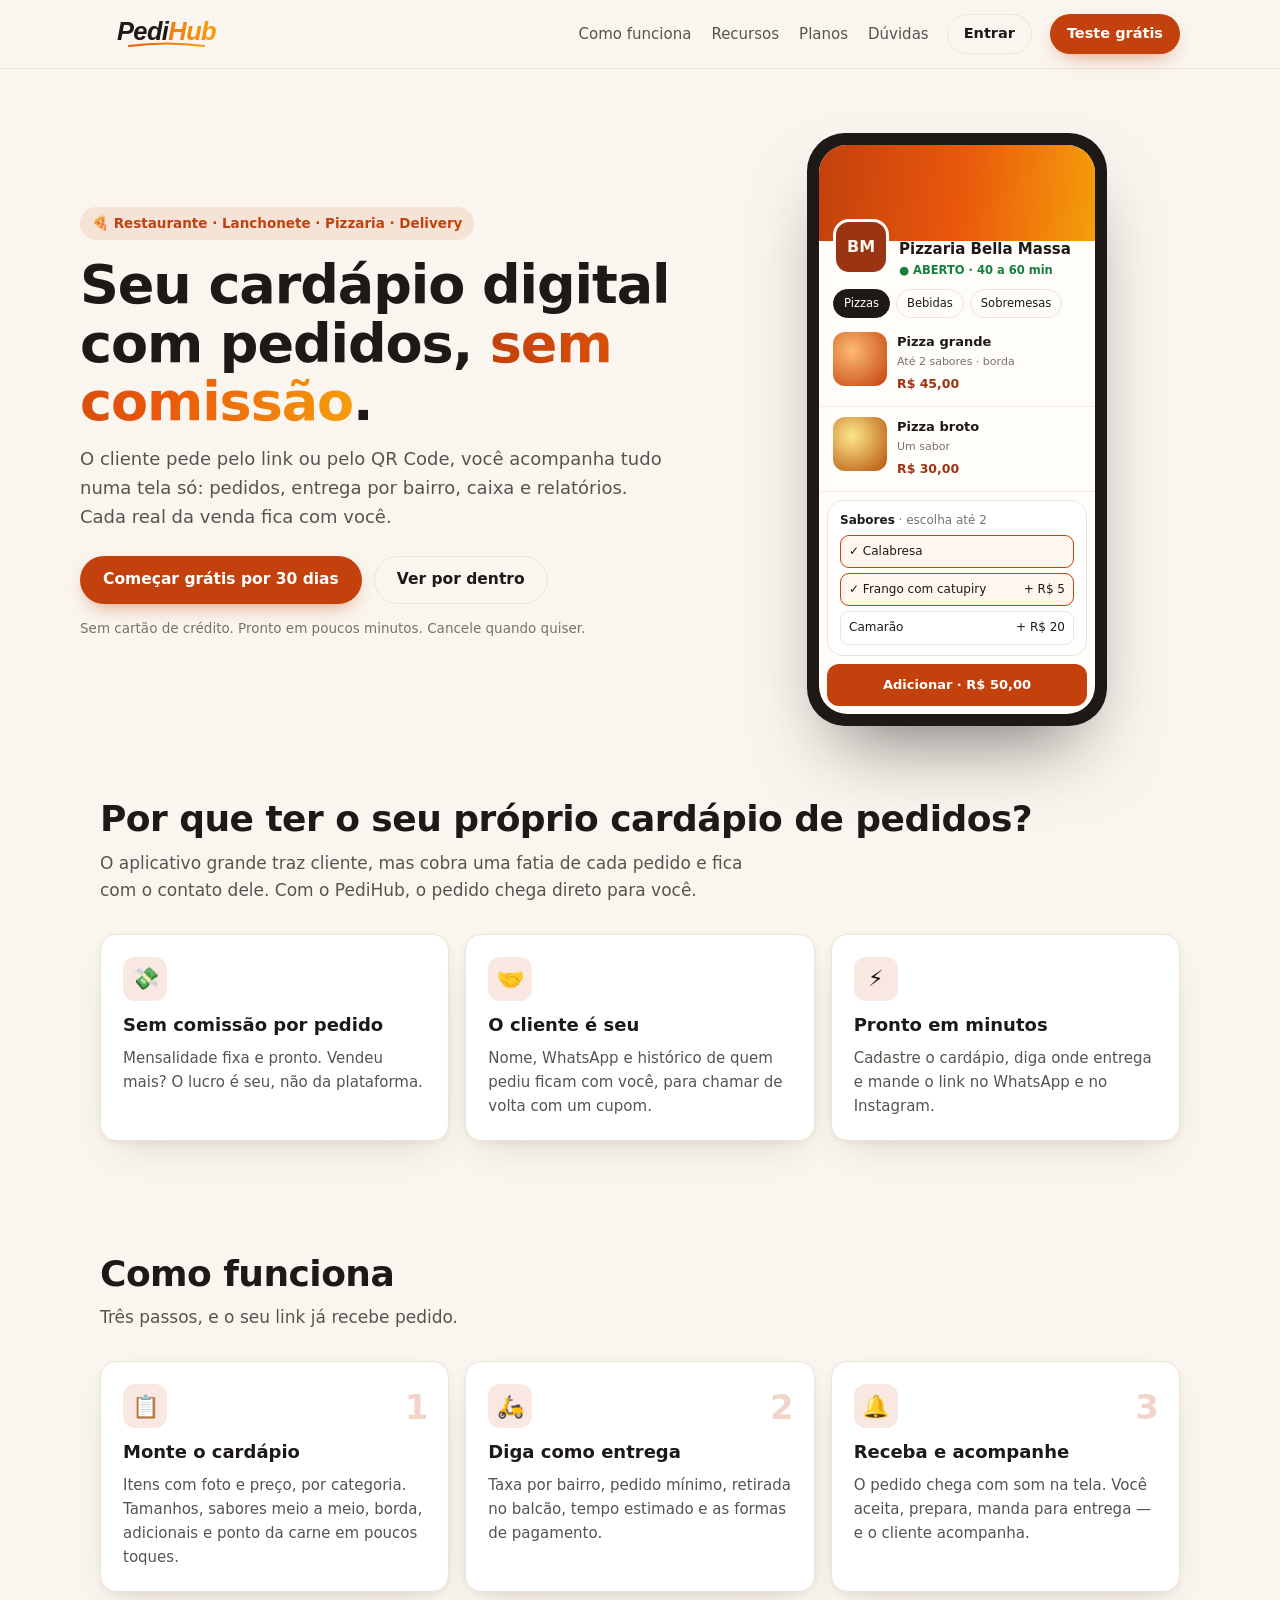
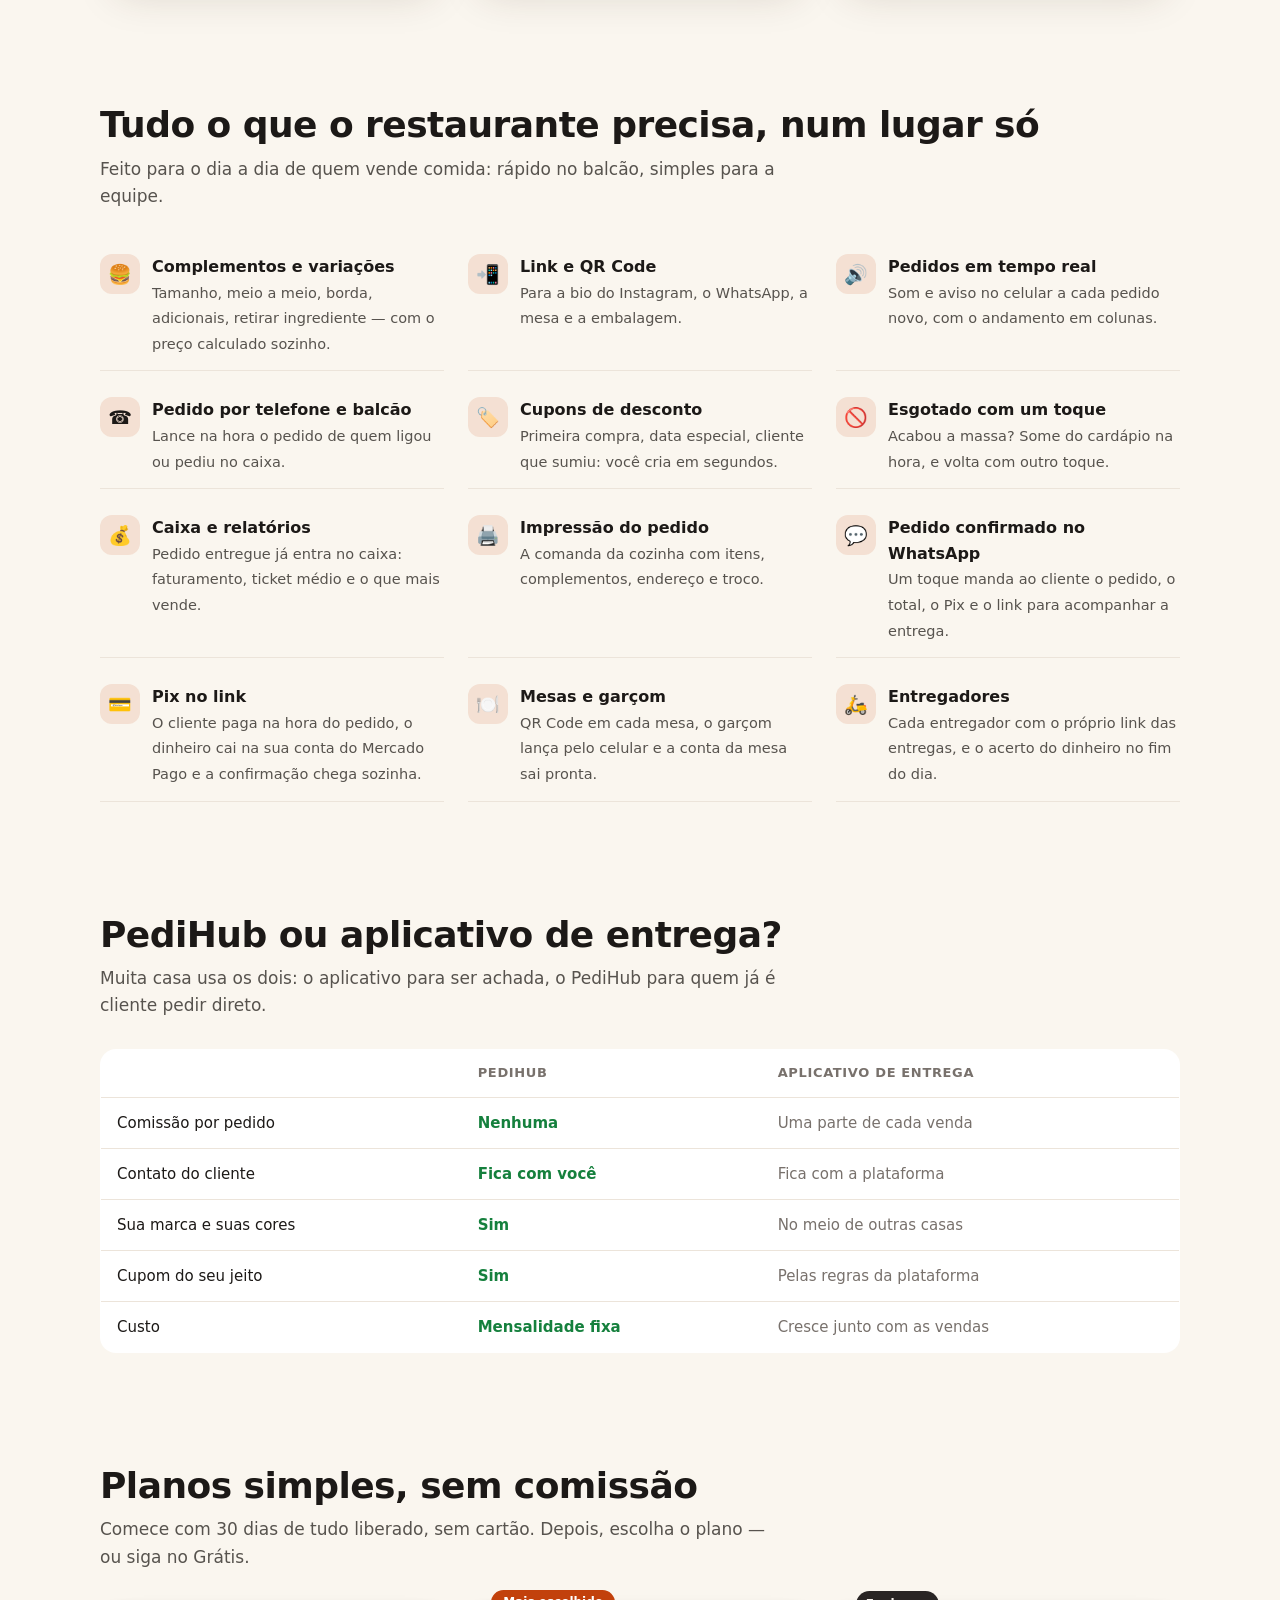
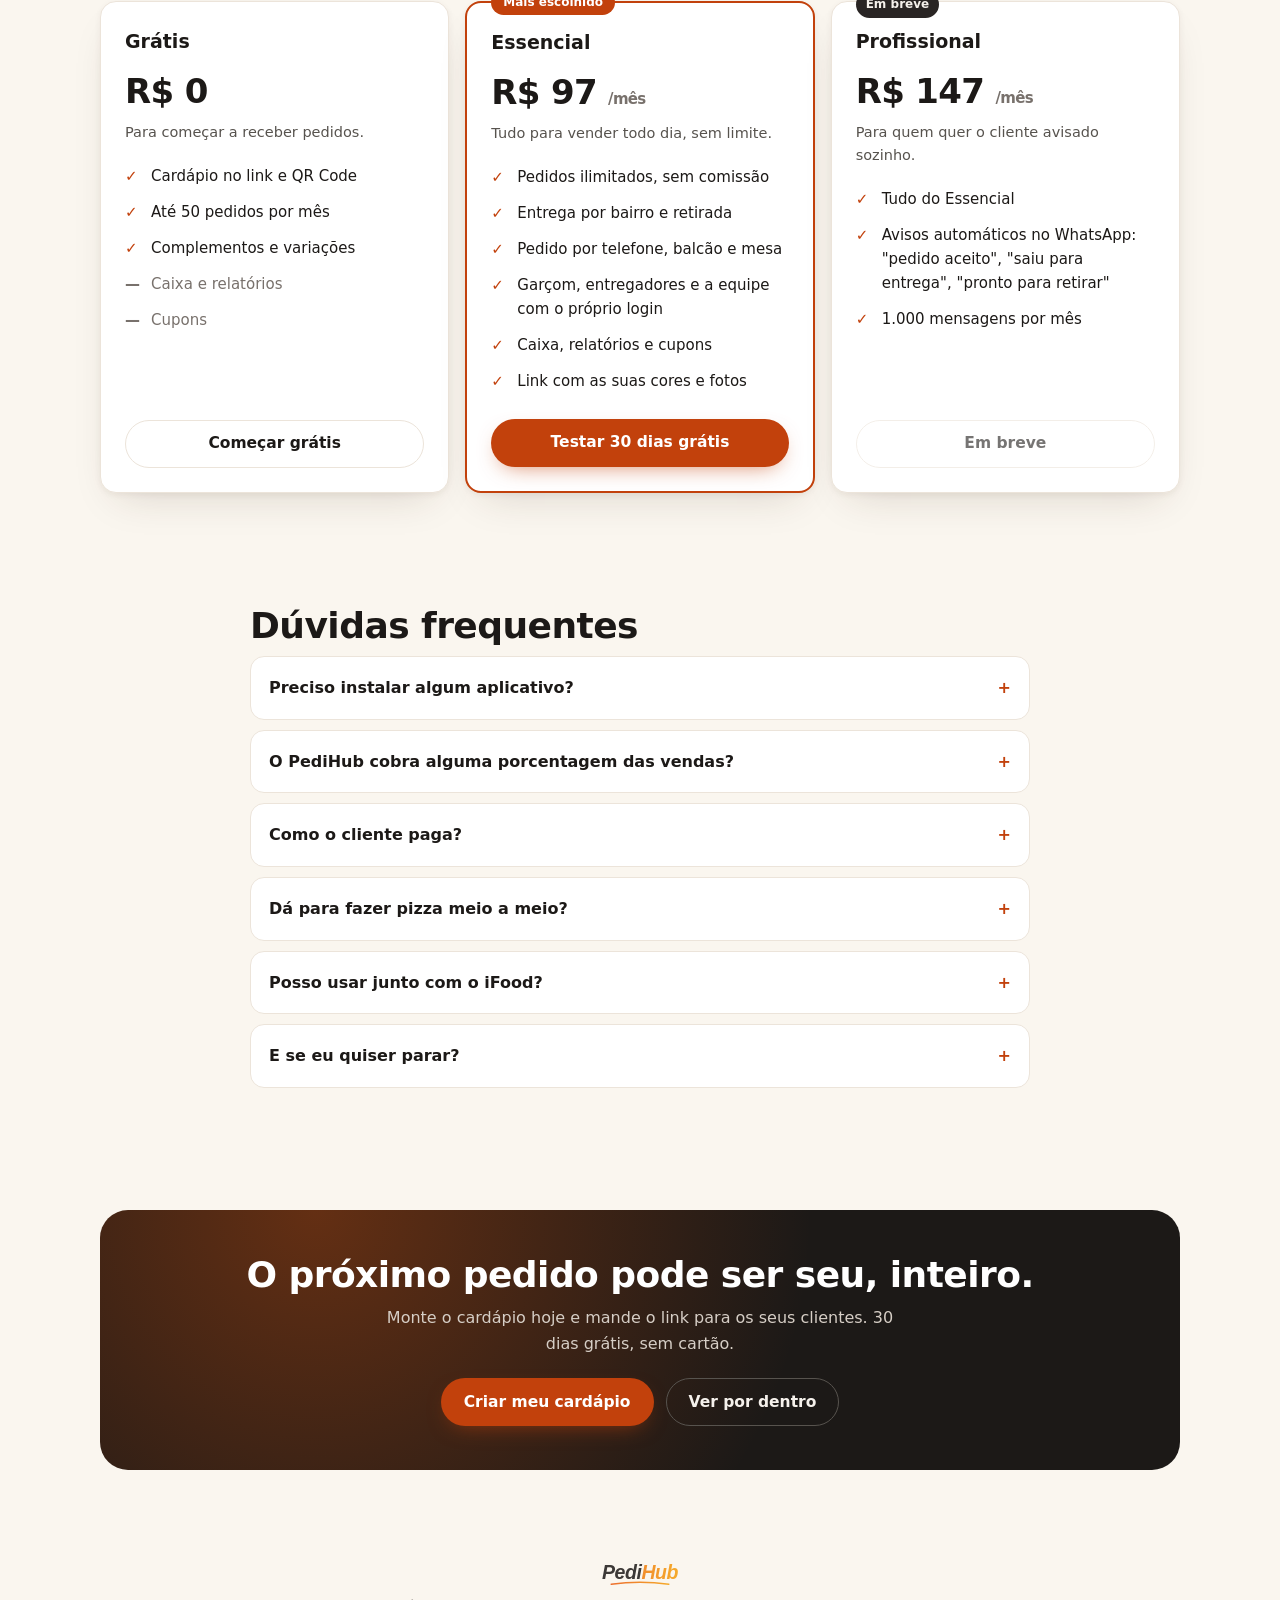
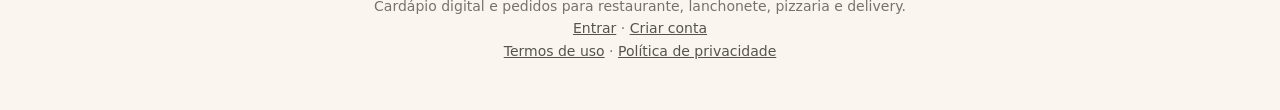
<file: conheca.html>
<!DOCTYPE html>
<html lang="pt-BR">
<head>
<meta charset="UTF-8" />
<meta name="viewport" content="width=device-width, initial-scale=1" />
<title>Cardápio digital com pedidos, sem comissão | PediHub</title>
<meta name="description" content="Cardápio no link e QR Code, pedidos com entrega e retirada, complementos, cupons, caixa e relatórios para restaurante, lanchonete, pizzaria e delivery. Sem comissão por pedido. Teste grátis por 30 dias." />
<link rel="canonical" href="https://alelima30.github.io/pedihub/conheca.html">
<meta name="theme-color" content="#1C1917">
<meta property="og:type" content="website">
<meta property="og:title" content="PediHub — cardápio digital com pedidos, sem comissão">
<meta property="og:description" content="O seu cardápio no link, os pedidos numa tela só, entrega por bairro, caixa e relatórios. Sem comissão por pedido.">
<meta property="og:url" content="https://alelima30.github.io/pedihub/conheca.html">
<meta property="og:image" content="https://alelima30.github.io/pedihub/icones/compartilhar.png">
<meta property="og:image:width" content="1200">
<meta property="og:image:height" content="630">
<meta name="twitter:card" content="summary_large_image">
<link rel="icon" type="image/png" href="icones/icone-192.png">
<link rel="apple-touch-icon" href="icones/apple-touch-icon.png">
<style>
/* A página de venda do PediHub. Sozinha de propósito (não carrega o
   estilo.css do painel): é a primeira coisa que quem vem do anúncio abre, e
   precisa abrir rápido. As cores são as mesmas do sistema. */
:root{
  --brasa:#C2410C; --brasa-viva:#EA580C; --brasa-clara:#FDBA74; --ouro:#F59E0B;
  --carvao:#1C1917; --carvao-2:#292524;
  --papel:#FAF6EF; --branco:#FFFFFF; --borda:#ECE4DA;
  --txt:#1C1917; --txt2:#57534E; --txt3:#78716C;
  --grad:linear-gradient(96deg,#C2410C 0%,#EA580C 52%,#F59E0B 100%);
  --r:16px; --sombra:0 2px 6px rgba(60,40,20,.06), 0 18px 40px -18px rgba(60,40,20,.18);
}
@media (prefers-color-scheme: dark){
  :root:not([data-theme="light"]){
    --papel:#141210; --branco:#1C1917; --borda:#302A26;
    --txt:#F5F1EC; --txt2:#B8AFA6; --txt3:#8A8078;
  }
}
:root[data-theme="dark"]{
  --papel:#141210; --branco:#1C1917; --borda:#302A26;
  --txt:#F5F1EC; --txt2:#B8AFA6; --txt3:#8A8078;
}
*{ box-sizing:border-box }
html{ scroll-behavior:smooth }
body{ margin:0; background:var(--papel); color:var(--txt);
  font:16px/1.6 "Segoe UI Variable Text","Segoe UI",system-ui,-apple-system,"Helvetica Neue",Arial,sans-serif }
a{ color:inherit }
.casca{ max-width:1120px; margin:0 auto; padding:0 20px }
.btn{ display:inline-flex; align-items:center; justify-content:center; gap:8px; min-height:48px;
  padding:0 22px; border-radius:999px; font-weight:700; text-decoration:none; border:1px solid transparent;
  font-size:15.5px; cursor:pointer }
.btn-p{ background:var(--brasa); color:#fff; box-shadow:0 8px 22px -10px rgba(194,65,12,.7) }
.btn-p:hover{ background:var(--brasa-viva) }
.btn-s{ background:transparent; border-color:var(--borda); color:var(--txt) }
.btn-s:hover{ border-color:var(--brasa) }

/* Topo */
header{ position:sticky; top:0; z-index:5; background:color-mix(in srgb, var(--papel) 88%, transparent);
  backdrop-filter:blur(10px); border-bottom:1px solid var(--borda) }
.topo{ display:flex; align-items:center; gap:18px; min-height:68px }
.topo img{ height:34px; width:auto; display:block }
.topo nav{ display:flex; gap:20px; margin-left:auto; font-size:15px }
.topo nav a{ text-decoration:none; color:var(--txt2) }
.topo nav a:hover{ color:var(--txt) }
.topo .btn{ min-height:40px; padding:0 16px; font-size:14.5px }
@media (max-width:720px){ .topo nav{ display:none } .topo .btn-s{ display:none } .topo .btn{ margin-left:auto } }

/* Herói */
.heroi{ display:grid; grid-template-columns:1.1fr .9fr; gap:40px; align-items:center; padding:64px 0 48px }
.selo{ display:inline-flex; gap:8px; align-items:center; padding:6px 12px; border-radius:999px;
  background:color-mix(in srgb, var(--brasa) 10%, transparent); color:var(--brasa); font-weight:700; font-size:13.5px }
:root[data-theme="dark"] .selo{ color:var(--brasa-clara) }
@media (prefers-color-scheme: dark){ :root:not([data-theme="light"]) .selo{ color:var(--brasa-clara) } }
h1{ font-size:clamp(34px, 5vw, 54px); line-height:1.08; letter-spacing:-.02em; margin:16px 0 14px }
h1 em{ font-style:normal; background:var(--grad); -webkit-background-clip:text; background-clip:text; color:transparent }
.heroi p.sub{ font-size:18px; color:var(--txt2); max-width:34em; margin:0 0 24px }
.acoes{ display:flex; gap:12px; flex-wrap:wrap }
.miudo{ margin-top:14px; font-size:13.5px; color:var(--txt3) }
@media (max-width:880px){ .heroi{ grid-template-columns:1fr; padding-top:40px } }

/* O celular de exemplo (desenhado em HTML: abre instantâneo e não envelhece) */
.celular{ width:300px; max-width:100%; margin:0 auto; border-radius:38px; padding:12px;
  background:var(--carvao); box-shadow:0 40px 80px -30px rgba(0,0,0,.55) }
.tela{ border-radius:28px; overflow:hidden; background:#FFFDFA; color:#1C1917 }
.tela .capa{ height:96px; background:var(--grad) }
.tela .casa{ display:flex; gap:10px; align-items:center; padding:0 14px; margin-top:-26px }
.tela .logo{ width:56px; height:56px; border-radius:16px; background:#9A3412; color:#FFF7ED;
  display:flex; align-items:center; justify-content:center; font-weight:800; border:3px solid #FFFDFA }
.tela .nome{ margin-top:22px; font-weight:800; font-size:15px }
.tela .aberto{ font-size:11.5px; color:#15803D; font-weight:700 }
.tela .cats{ display:flex; gap:6px; padding:10px 14px 4px; font-size:11.5px }
.tela .cats span{ padding:4px 10px; border-radius:999px; border:1px solid #ECE4DA }
.tela .cats span.on{ background:#1C1917; color:#fff; border-color:#1C1917 }
.tela .item{ display:flex; gap:10px; padding:10px 14px; border-bottom:1px solid #F2EDE4 }
.tela .foto{ width:54px; height:54px; border-radius:12px; flex:0 0 54px;
  background:radial-gradient(circle at 35% 35%, #FDBA74, #C2410C) }
.tela .foto.b{ background:radial-gradient(circle at 35% 35%, #FDE68A, #B45309) }
.tela .foto.c{ background:radial-gradient(circle at 35% 35%, #FCA5A5, #9A3412) }
.tela .item b{ display:block; font-size:13px }
.tela .item small{ display:block; font-size:11px; color:#78716C }
.tela .item i{ font-style:normal; font-weight:800; font-size:12.5px; color:#9A3412 }
.tela .folha{ margin:8px; border-radius:16px; border:1px solid #ECE4DA; padding:10px 12px; font-size:12px; background:#fff }
.tela .op{ display:flex; justify-content:space-between; padding:6px 8px; margin-top:5px; border-radius:9px; border:1px solid #ECE4DA }
.tela .op.on{ border-color:#C2410C; background:#FFF7ED }
.tela .botao{ margin:8px; border-radius:12px; background:#C2410C; color:#fff; text-align:center;
  font-weight:800; font-size:13px; padding:11px }

/* Seções */
section{ padding:56px 0 }
h2{ font-size:clamp(26px, 3.4vw, 36px); line-height:1.15; letter-spacing:-.015em; margin:0 0 10px }
.intro{ color:var(--txt2); max-width:40em; margin:0 0 30px; font-size:17px }
.grade{ display:grid; grid-template-columns:repeat(3, 1fr); gap:16px }
@media (max-width:880px){ .grade{ grid-template-columns:1fr } }
.cartao{ background:var(--branco); border:1px solid var(--borda); border-radius:var(--r); padding:22px; box-shadow:var(--sombra) }
.cartao h3{ margin:10px 0 6px; font-size:18px }
.cartao p{ margin:0; color:var(--txt2); font-size:15px }
.ic{ width:44px; height:44px; border-radius:12px; display:flex; align-items:center; justify-content:center;
  background:color-mix(in srgb, var(--brasa) 12%, transparent); font-size:22px }
.passos{ counter-reset:passo }
.passos .cartao{ position:relative }
.passos .cartao::before{ counter-increment:passo; content:counter(passo); position:absolute; top:18px; right:20px;
  font-weight:800; font-size:34px; color:color-mix(in srgb, var(--brasa) 22%, transparent) }
.recursos{ display:grid; grid-template-columns:repeat(3, 1fr); gap:12px 24px }
@media (max-width:880px){ .recursos{ grid-template-columns:1fr } }
.recurso{ display:flex; gap:12px; padding:14px 0; border-bottom:1px solid var(--borda) }
.recurso b{ display:block }
.recurso span.t{ color:var(--txt2); font-size:14.5px }
.recurso .ic{ flex:0 0 40px; width:40px; height:40px; font-size:19px }

/* Comparação */
.compara{ width:100%; border-collapse:collapse; background:var(--branco); border-radius:var(--r); overflow:hidden;
  border:1px solid var(--borda) }
.compara th, .compara td{ padding:13px 16px; text-align:left; border-bottom:1px solid var(--borda); font-size:15px }
.compara th{ font-size:13px; text-transform:uppercase; letter-spacing:.05em; color:var(--txt3) }
.compara td.sim{ color:#15803D; font-weight:700 }
.compara td.nao{ color:var(--txt3) }

/* Planos */
.planos{ display:grid; grid-template-columns:repeat(3, 1fr); gap:16px; align-items:stretch }
@media (max-width:880px){ .planos{ grid-template-columns:1fr } }
.plano{ display:flex; flex-direction:column; background:var(--branco); border:1px solid var(--borda);
  border-radius:var(--r); padding:24px; box-shadow:var(--sombra) }
.plano.destaque{ border:2px solid var(--brasa); position:relative }
.plano.destaque::before{ content:'Mais escolhido'; position:absolute; top:-13px; left:24px; background:var(--brasa);
  color:#fff; font-size:12px; font-weight:800; padding:3px 12px; border-radius:999px }
.plano h3{ margin:0; font-size:19px }
.plano .preco{ font-size:34px; font-weight:800; margin:8px 0 2px; letter-spacing:-.02em }
.plano .preco small{ font-size:15px; font-weight:600; color:var(--txt3) }
.plano .quem{ color:var(--txt2); font-size:14.5px; margin:0 0 14px }
.plano ul{ list-style:none; padding:0; margin:0 0 20px; flex:1 }
.plano li{ padding:6px 0 6px 26px; position:relative; font-size:15px }
.plano li::before{ content:'✓'; position:absolute; left:0; color:var(--brasa); font-weight:800 }
.plano li.fora{ color:var(--txt3) }
.plano li.fora::before{ content:'—'; color:var(--txt3) }
.plano li.breve{ color:var(--txt3); font-style:italic }
.plano li.breve::before{ content:'⏳'; font-style:normal; font-weight:400 }
.plano.em-breve{ position:relative }
.plano .selo-breve{ position:absolute; top:-11px; left:24px; background:var(--carvao-2); color:#F5F1EC;
  font-size:12px; font-weight:800; padding:4px 10px; border-radius:999px }
.plano .btn-breve{ width:100%; text-align:center; opacity:.6; cursor:default }
.plano .btn{ width:100% }

/* Perguntas */
details{ background:var(--branco); border:1px solid var(--borda); border-radius:14px; padding:4px 18px; margin-bottom:10px }
summary{ cursor:pointer; font-weight:700; padding:14px 0; list-style:none }
summary::-webkit-details-marker{ display:none }
summary::after{ content:'+'; float:right; color:var(--brasa); font-weight:800 }
details[open] summary::after{ content:'−' }
details p{ margin:0 0 16px; color:var(--txt2) }

/* Chamada final */
.final{ border-radius:28px; background:var(--carvao); color:#F5F1EC; padding:44px 32px; text-align:center;
  background-image:radial-gradient(circle at 20% 0%, rgba(234,88,12,.35), transparent 55%) }
.final h2{ color:#fff }
.final p{ color:#D6CEC6; margin:0 auto 22px; max-width:34em }
footer{ padding:36px 0 48px; color:var(--txt3); font-size:14px; text-align:center }
footer a{ color:var(--txt2) }
</style>
</head>
<body>

<header>
  <div class="casca topo">
    <a href="conheca.html" aria-label="PediHub"><picture><source media="(prefers-color-scheme: dark)" srcset="icones/marca-linha.svg"><img src="icones/logotipo-escuro-linha.svg" alt="PediHub"></picture></a>
    <nav aria-label="Seções">
      <a href="#como">Como funciona</a>
      <a href="#recursos">Recursos</a>
      <a href="#planos">Planos</a>
      <a href="#duvidas">Dúvidas</a>
    </nav>
    <a class="btn btn-s" href="entrar.html">Entrar</a>
    <a class="btn btn-p" href="criar.html?origem=pagina">Teste grátis</a>
  </div>
</header>

<main>
  <div class="casca heroi">
    <div>
      <span class="selo">🍕 Restaurante · Lanchonete · Pizzaria · Delivery</span>
      <h1>Seu cardápio digital com pedidos, <em>sem comissão</em>.</h1>
      <p class="sub">O cliente pede pelo link ou pelo QR Code, você acompanha tudo numa tela só:
        pedidos, entrega por bairro, caixa e relatórios. Cada real da venda fica com você.</p>
      <div class="acoes">
        <a class="btn btn-p" href="criar.html?origem=pagina">Começar grátis por 30 dias</a>
        <a class="btn btn-s" href="app.html?demo=1">Ver por dentro</a>
      </div>
      <p class="miudo">Sem cartão de crédito. Pronto em poucos minutos. Cancele quando quiser.</p>
    </div>
    <div aria-hidden="true">
      <div class="celular"><div class="tela">
        <div class="capa"></div>
        <div class="casa"><div class="logo">BM</div>
          <div><div class="nome">Pizzaria Bella Massa</div><div class="aberto">● ABERTO · 40 a 60 min</div></div></div>
        <div class="cats"><span class="on">Pizzas</span><span>Bebidas</span><span>Sobremesas</span></div>
        <div class="item"><span class="foto"></span><div><b>Pizza grande</b><small>Até 2 sabores · borda</small><i>R$ 45,00</i></div></div>
        <div class="item"><span class="foto b"></span><div><b>Pizza broto</b><small>Um sabor</small><i>R$ 30,00</i></div></div>
        <div class="folha"><b>Sabores</b> <span style="color:#78716C">· escolha até 2</span>
          <div class="op on"><span>✓ Calabresa</span><span></span></div>
          <div class="op on"><span>✓ Frango com catupiry</span><span>+ R$ 5</span></div>
          <div class="op"><span>Camarão</span><span>+ R$ 20</span></div></div>
        <div class="botao">Adicionar · R$ 50,00</div>
      </div></div>
    </div>
  </div>

  <section style="padding-top:24px">
    <div class="casca">
      <h2>Por que ter o seu próprio cardápio de pedidos?</h2>
      <p class="intro">O aplicativo grande traz cliente, mas cobra uma fatia de cada pedido e fica com o
        contato dele. Com o PediHub, o pedido chega direto para você.</p>
      <div class="grade">
        <div class="cartao"><div class="ic">💸</div><h3>Sem comissão por pedido</h3>
          <p>Mensalidade fixa e pronto. Vendeu mais? O lucro é seu, não da plataforma.</p></div>
        <div class="cartao"><div class="ic">🤝</div><h3>O cliente é seu</h3>
          <p>Nome, WhatsApp e histórico de quem pediu ficam com você, para chamar de volta com um cupom.</p></div>
        <div class="cartao"><div class="ic">⚡</div><h3>Pronto em minutos</h3>
          <p>Cadastre o cardápio, diga onde entrega e mande o link no WhatsApp e no Instagram.</p></div>
      </div>
    </div>
  </section>

  <section id="como">
    <div class="casca">
      <h2>Como funciona</h2>
      <p class="intro">Três passos, e o seu link já recebe pedido.</p>
      <div class="grade passos">
        <div class="cartao"><div class="ic">📋</div><h3>Monte o cardápio</h3>
          <p>Itens com foto e preço, por categoria. Tamanhos, sabores meio a meio, borda, adicionais e
            ponto da carne em poucos toques.</p></div>
        <div class="cartao"><div class="ic">🛵</div><h3>Diga como entrega</h3>
          <p>Taxa por bairro, pedido mínimo, retirada no balcão, tempo estimado e as formas de pagamento.</p></div>
        <div class="cartao"><div class="ic">🔔</div><h3>Receba e acompanhe</h3>
          <p>O pedido chega com som na tela. Você aceita, prepara, manda para entrega — e o cliente acompanha.</p></div>
      </div>
    </div>
  </section>

  <section id="recursos">
    <div class="casca">
      <h2>Tudo o que o restaurante precisa, num lugar só</h2>
      <p class="intro">Feito para o dia a dia de quem vende comida: rápido no balcão, simples para a equipe.</p>
      <div class="recursos">
        <div class="recurso"><div class="ic">🍔</div><div><b>Complementos e variações</b><span class="t">Tamanho, meio a meio, borda, adicionais, retirar ingrediente — com o preço calculado sozinho.</span></div></div>
        <div class="recurso"><div class="ic">📲</div><div><b>Link e QR Code</b><span class="t">Para a bio do Instagram, o WhatsApp, a mesa e a embalagem.</span></div></div>
        <div class="recurso"><div class="ic">🔊</div><div><b>Pedidos em tempo real</b><span class="t">Som e aviso no celular a cada pedido novo, com o andamento em colunas.</span></div></div>
        <div class="recurso"><div class="ic">☎️</div><div><b>Pedido por telefone e balcão</b><span class="t">Lance na hora o pedido de quem ligou ou pediu no caixa.</span></div></div>
        <div class="recurso"><div class="ic">🏷️</div><div><b>Cupons de desconto</b><span class="t">Primeira compra, data especial, cliente que sumiu: você cria em segundos.</span></div></div>
        <div class="recurso"><div class="ic">🚫</div><div><b>Esgotado com um toque</b><span class="t">Acabou a massa? Some do cardápio na hora, e volta com outro toque.</span></div></div>
        <div class="recurso"><div class="ic">💰</div><div><b>Caixa e relatórios</b><span class="t">Pedido entregue já entra no caixa: faturamento, ticket médio e o que mais vende.</span></div></div>
        <div class="recurso"><div class="ic">🖨️</div><div><b>Impressão do pedido</b><span class="t">A comanda da cozinha com itens, complementos, endereço e troco.</span></div></div>
        <div class="recurso"><div class="ic">💬</div><div><b>Pedido confirmado no WhatsApp</b><span class="t">Um toque manda ao cliente o pedido, o total, o Pix e o link para acompanhar a entrega.</span></div></div>
        <div class="recurso"><div class="ic">💳</div><div><b>Pix no link</b><span class="t">O cliente paga na hora do pedido, o dinheiro cai na sua conta do Mercado Pago e a confirmação chega sozinha.</span></div></div>
        <div class="recurso"><div class="ic">🍽️</div><div><b>Mesas e garçom</b><span class="t">QR Code em cada mesa, o garçom lança pelo celular e a conta da mesa sai pronta.</span></div></div>
        <div class="recurso"><div class="ic">🛵</div><div><b>Entregadores</b><span class="t">Cada entregador com o próprio link das entregas, e o acerto do dinheiro no fim do dia.</span></div></div>
      </div>
    </div>
  </section>

  <section>
    <div class="casca">
      <h2>PediHub ou aplicativo de entrega?</h2>
      <p class="intro">Muita casa usa os dois: o aplicativo para ser achada, o PediHub para quem já é cliente pedir direto.</p>
      <table class="compara">
        <thead><tr><th></th><th>PediHub</th><th>Aplicativo de entrega</th></tr></thead>
        <tbody>
          <tr><td>Comissão por pedido</td><td class="sim">Nenhuma</td><td class="nao">Uma parte de cada venda</td></tr>
          <tr><td>Contato do cliente</td><td class="sim">Fica com você</td><td class="nao">Fica com a plataforma</td></tr>
          <tr><td>Sua marca e suas cores</td><td class="sim">Sim</td><td class="nao">No meio de outras casas</td></tr>
          <tr><td>Cupom do seu jeito</td><td class="sim">Sim</td><td class="nao">Pelas regras da plataforma</td></tr>
          <tr><td>Custo</td><td class="sim">Mensalidade fixa</td><td class="nao">Cresce junto com as vendas</td></tr>
        </tbody>
      </table>
    </div>
  </section>

  <section id="planos">
    <div class="casca">
      <h2>Planos simples, sem comissão</h2>
      <p class="intro">Comece com 30 dias de tudo liberado, sem cartão. Depois, escolha o plano — ou siga no Grátis.</p>
      <div class="planos">
        <div class="plano">
          <h3>Grátis</h3>
          <div class="preco">R$ 0</div>
          <p class="quem">Para começar a receber pedidos.</p>
          <ul>
            <li>Cardápio no link e QR Code</li>
            <li>Até 50 pedidos por mês</li>
            <li>Complementos e variações</li>
            <li class="fora">Caixa e relatórios</li>
            <li class="fora">Cupons</li>
          </ul>
          <a class="btn btn-s" href="criar.html?origem=pagina">Começar grátis</a>
        </div>
        <div class="plano destaque">
          <h3>Essencial</h3>
          <div class="preco">R$ 97 <small>/mês</small></div>
          <p class="quem">Tudo para vender todo dia, sem limite.</p>
          <ul>
            <li>Pedidos ilimitados, sem comissão</li>
            <li>Entrega por bairro e retirada</li>
            <li>Pedido por telefone, balcão e mesa</li>
            <li>Garçom, entregadores e a equipe com o próprio login</li>
            <li>Caixa, relatórios e cupons</li>
            <li>Link com as suas cores e fotos</li>
          </ul>
          <a class="btn btn-p" href="criar.html?origem=pagina">Testar 30 dias grátis</a>
        </div>
        <div class="plano em-breve" id="planoProfissional">
          <span class="selo-breve">Em breve</span>
          <h3>Profissional</h3>
          <div class="preco">R$ 147 <small>/mês</small></div>
          <p class="quem">Para quem quer o cliente avisado sozinho.</p>
          <ul>
            <li>Tudo do Essencial</li>
            <li>Avisos automáticos no WhatsApp: "pedido aceito", "saiu para entrega", "pronto para retirar"</li>
            <li>1.000 mensagens por mês</li>
          </ul>
          <span class="btn btn-s btn-breve" aria-disabled="true">Em breve</span>
        </div>
      </div>
    </div>
  </section>

  <section id="duvidas">
    <div class="casca" style="max-width:820px">
      <h2>Dúvidas frequentes</h2>
      <details><summary>Preciso instalar algum aplicativo?</summary>
        <p>Não. O PediHub abre no navegador do celular e do computador, e dá para instalar como aplicativo
          na tela inicial com um toque. O seu cliente também não instala nada: é só abrir o link.</p></details>
      <details><summary>O PediHub cobra alguma porcentagem das vendas?</summary>
        <p>Não. Você paga só a mensalidade do plano. Não há comissão por pedido nem taxa sobre o faturamento.</p></details>
      <details><summary>Como o cliente paga?</summary>
        <p>Pelo Pix no próprio link, na hora do pedido: o dinheiro cai na sua conta do Mercado Pago e a
          confirmação chega sozinha. Ou na entrega e na retirada: Pix, dinheiro (com troco) ou cartão na
          maquininha. Você escolhe quais aceitar. O valor entra no caixa do dia quando o pedido é entregue.</p></details>
      <details><summary>Dá para fazer pizza meio a meio?</summary>
        <p>Sim. No item você cria o grupo "Sabores" com até 2 (ou mais) escolhas e decide se cobra o sabor mais
          caro ou a média. Borda, tamanho e adicionais funcionam do mesmo jeito.</p></details>
      <details><summary>Posso usar junto com o iFood?</summary>
        <p>Pode. Muita casa usa o aplicativo para ser achada e o PediHub para os clientes de sempre pedirem
          direto — sem comissão e com o contato ficando com você.</p></details>
      <details><summary>E se eu quiser parar?</summary>
        <p>Sem fidelidade e sem multa. Você para quando quiser, e pode continuar no plano Grátis.</p></details>
    </div>
  </section>

  <section>
    <div class="casca">
      <div class="final">
        <h2>O próximo pedido pode ser seu, inteiro.</h2>
        <p>Monte o cardápio hoje e mande o link para os seus clientes. 30 dias grátis, sem cartão.</p>
        <div class="acoes" style="justify-content:center">
          <a class="btn btn-p" href="criar.html?origem=pagina">Criar meu cardápio</a>
          <a class="btn btn-s" style="color:#F5F1EC;border-color:#57534E" href="app.html?demo=1">Ver por dentro</a>
        </div>
      </div>
    </div>
  </section>
</main>

<footer>
  <div class="casca">
    <picture><source media="(prefers-color-scheme: dark)" srcset="icones/marca-linha.svg"><img src="icones/logotipo-escuro-linha.svg" alt="PediHub" style="height:26px;opacity:.85"></picture><br>
    Cardápio digital e pedidos para restaurante, lanchonete, pizzaria e delivery.<br>
    <a href="entrar.html">Entrar</a> · <a href="criar.html?origem=pagina">Criar conta</a><br>
    <a href="termos.html">Termos de uso</a> · <a href="privacidade.html">Política de privacidade</a>
  </div>
</footer>
<script>
/* A ORIGEM DO ANÚNCIO VAI JUNTO. O anúncio chega aqui com `utm_source`
   (e `fbclid`, `gclid`…), e o cadastro grava de onde a pessoa veio em "Como
   você nos conheceu?". Sem isto, todo botão "Criar conta" levava só
   `origem=pagina` e o anúncio do Instagram virava "Página do PediHub" — não
   dava para saber qual anúncio trouxe restaurante. Só os parâmetros de
   campanha passam; o resto do endereço fica. */
(function(){
  const q = new URLSearchParams(location.search), leva = new URLSearchParams();
  for(const [k, v] of q) if(/^(utm_[a-z]+|fbclid|gclid|ttclid)$/.test(k) && v) leva.set(k, v.slice(0, 120));
  if(![...leva.keys()].length) return;
  document.querySelectorAll('a[href^="criar.html"]').forEach(a => {
    const u = new URL(a.getAttribute('href'), location.href);
    for(const [k, v] of leva) u.searchParams.set(k, v);
    a.setAttribute('href', 'criar.html' + u.search);
  });
})();
</script>
</body>
</html>
</file>
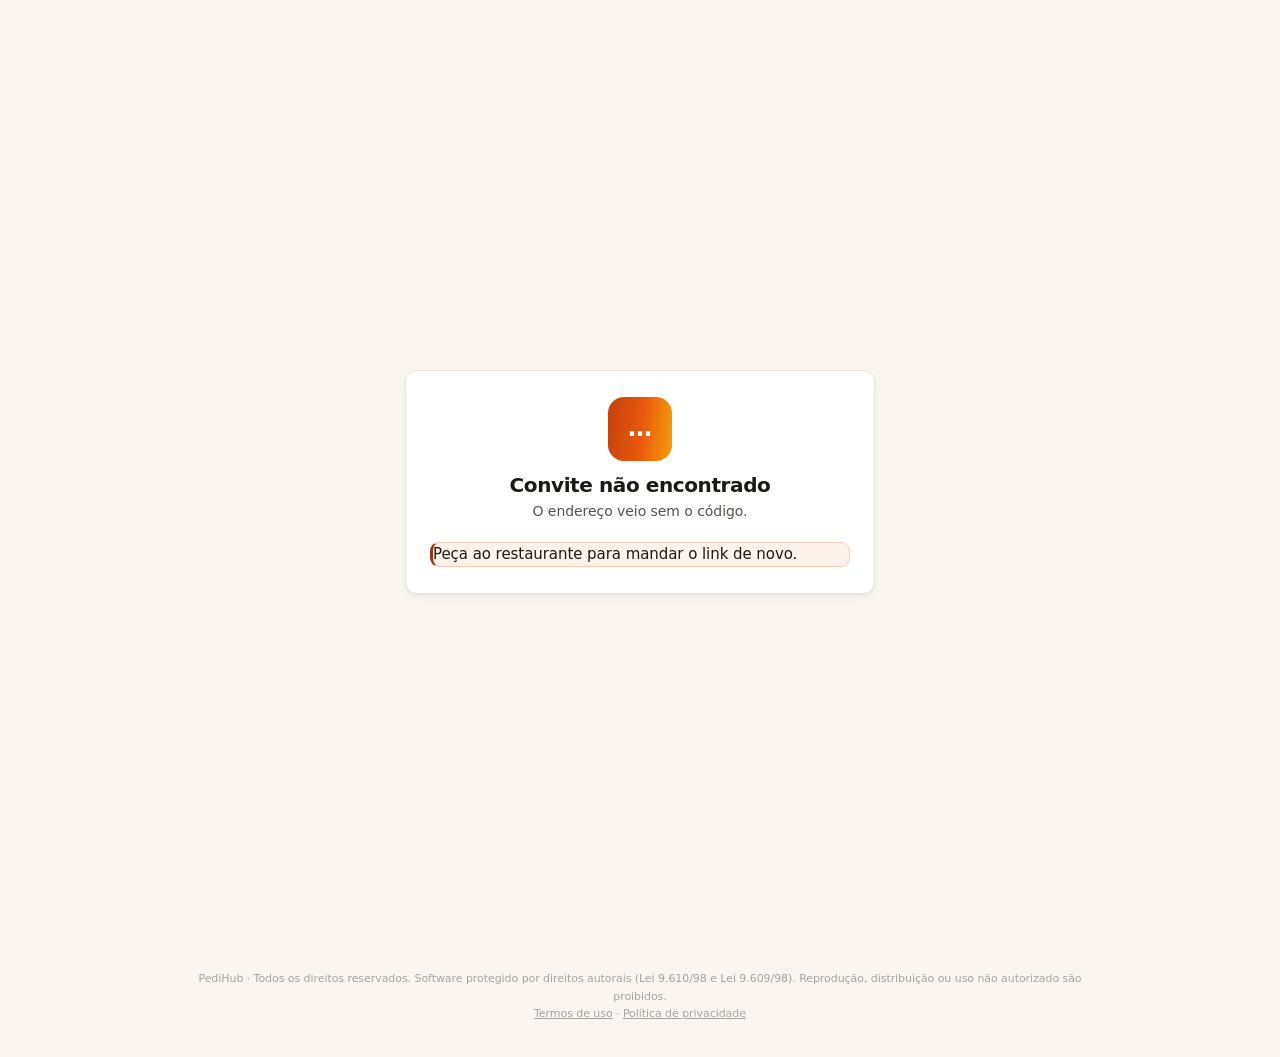
<file: convite.html>
<!DOCTYPE html>
<html lang="pt-BR">
<head>
<meta charset="UTF-8" />
<!-- NAO ABRE DENTRO DE OUTRO SITE (auditoria de seguranca). Sem isto, um site
     qualquer punha esta tela num quadro invisivel e fazia a dona clicar sem
     saber (clickjacking). O GitHub Pages nao deixa mandar o cabecalho que
     barra isso, entao a pagina se recusa sozinha: some e abre no lugar
     certo. O link da cliente (cardapio.html) fica de fora de proposito: o
     salao pode querer o agendamento dentro do proprio site. -->
<script>if(window.top!==window.self){document.documentElement.style.display='none';try{window.top.location.replace(window.location.href);}catch(e){}}</script>
<meta name="viewport" content="width=device-width, initial-scale=1, viewport-fit=cover" />
<title>Convite — PediHub</title>
<meta name="description" content="Você foi convidada para trabalhar num restaurante no PediHub." />
<!-- Convite não é conteúdo para buscador: é um link privado que circula no
     WhatsApp. Indexado, ele vira porta aberta. -->
<meta name="robots" content="noindex, nofollow" />
<link rel="icon" type="image/png" href="icones/icone-192.png" />
<link rel="stylesheet" href="estilo.css" />
<style>
.conv-fora{ min-height:100vh; display:grid; place-items:center; padding:24px 16px }
.conv{
  width:100%; max-width:420px; background:var(--painel);
  border:1px solid var(--borda); border-radius:var(--r);
  box-shadow:var(--sombra-md); padding:26px 24px;
}
.conv-topo{ text-align:center; margin-bottom:20px }
.conv-logo{
  width:64px; height:64px; border-radius:16px; margin:0 auto 12px;
  display:grid; place-items:center; overflow:hidden;
  background:var(--grad-marca); color:#fff; font-weight:800; font-size:24px;
}
.conv-logo img{ width:100%; height:100%; object-fit:cover }
.conv-topo h1{ font-size:20px; letter-spacing:-.02em; margin:0 0 4px }
.conv-topo p{ color:var(--txt2); font-size:14px; margin:0 }
.conv-papel{
  display:inline-block; margin-top:10px; padding:5px 12px; border-radius:999px;
  background:var(--az-soft); color:var(--marca); font-size:13px; font-weight:700;
}
/* OS CAMPOS, COMO NA TELA DE ENTRAR: o rótulo em cima, a caixa na largura
   toda, todas da mesma altura. Esta página não tinha regra de campo: o
   rótulo ficava ao lado e cada caixa saía de uma largura ("tá bagunça"). */
.conv .campo{ margin-bottom:16px }
.conv .campo label{ display:block; font-size:13.5px; font-weight:600; margin-bottom:7px; color:var(--txt) }
.conv .campo input{ display:block; width:100%; box-sizing:border-box; min-height:48px; padding:12px 13px;
  font:inherit; font-size:16px; color:var(--txt); border:1px solid var(--borda); border-radius:var(--r-sm); background:var(--painel2) }
.conv .campo input:focus{ outline:none; border-color:var(--marca) !important;
  box-shadow:0 0 0 3px color-mix(in srgb, var(--marca) 18%, transparent) }
.conv .btn{ width:100% }
.conv-troca{
  text-align:center; margin-top:14px; font-size:13px; color:var(--txt2);
}
.conv-troca button{
  border:0; background:transparent; color:var(--marca); cursor:pointer;
  font:inherit; font-weight:600; text-decoration:underline;
  text-underline-offset:2px; padding:10px 6px; min-height:40px;
}
.conv-erro{ margin-top:14px }

.rodape-legal{
  max-width:900px;margin:0 auto;padding:14px 16px 26px;
  font-size:11px;line-height:1.6;color:var(--txt3,#8a8a8a);text-align:center;
}
</style>
</head>
<body>

<div class="conv-fora">
  <div class="conv" id="caixa">
    <div class="conv-topo">
      <div class="conv-logo" id="convLogo">…</div>
      <h1 id="convTitulo">Abrindo o convite…</h1>
      <p id="convSub">Um instante.</p>
    </div>
    <div id="convCorpo"></div>
  </div>
</div>

<script src="icones.js"></script>
<script src="config.js"></script>
<script src="dados.js"></script>
<script>
/* ===========================================================================
   A página que a pessoa convidada abre.

   ── O QUE ELA PRECISA RESOLVER ─────────────────────────────────────────────
   Quem recebe o link pode estar em três estados, e a tela não pode pedir para
   a pessoa descobrir em qual está:

     1. já tem conta e está logada  → só confirma
     2. já tem conta e não está     → entra
     3. não tem conta               → cria

   O caminho 3 é o mais comum (é uma funcionária começando), e é por isso que
   ele é o formulário que abre primeiro.

   ── E O QUE ELA NÃO FAZ ────────────────────────────────────────────────────
   Não cria restaurante. `criar.html` cria; aqui a pessoa entra num restaurante que já
   existe. Confundir os dois daria à recepcionista um restaurante vazio no lugar do
   emprego dela.
   =========================================================================== */

const TOKEN = new URLSearchParams(location.search).get('c');

const $ = i => document.getElementById(i);
const esc = t => String(t == null ? '' : t)
  .replace(/&/g,'&amp;').replace(/</g,'&lt;').replace(/>/g,'&gt;')
  .replace(/"/g,'&quot;').replace(/'/g,'&#39;');

const PAPEL = {
  admin:        'Administra o restaurante',
  recepcao:     'Caixa e balcão',
  profissional: 'Atendente / garçom',
};

function erro(msg){
  $('convCorpo').innerHTML =
    `<div class="aviso conv-erro">${esc(msg)}</div>`;
}

function ocupado(botao, sim){
  const b = $(botao);
  if(!b) return;
  b.disabled = sim;
  b.textContent = sim ? 'Um instante…' : b.dataset.txt;
}

/* ── Abrir ────────────────────────────────────────────────────────────── */
async function comecar(){
  if(!TOKEN){
    $('convTitulo').textContent = 'Convite não encontrado';
    $('convSub').textContent = 'O endereço veio sem o código.';
    return erro('Peça ao restaurante para mandar o link de novo.');
  }

  let c;
  try{
    c = await Dados.chamar('ver_convite', { p_token: TOKEN });
  }catch(e){
    $('convTitulo').textContent = 'Não consegui abrir';
    $('convSub').textContent = 'Tente de novo em um minuto.';
    return erro(e.message || 'Falha de conexão.');
  }

  /* Convite inválido, vencido e revogado dão a MESMA resposta — é assim que
     o banco devolve, de propósito. Separar os três aqui contaria a quem está
     adivinhando que ele acertou o formato e errou só a validade. */
  if(!c || !c.valido){
    $('convLogo').textContent = '·';
    $('convTitulo').textContent = 'Este convite não vale mais';
    $('convSub').textContent = 'Ele pode ter vencido, já ter sido usado, '
                             + 'ou o restaurante pode tê-lo cancelado.';
    return erro('Peça um convite novo a quem administra o restaurante.');
  }

  $('convLogo').innerHTML = c.logo
    ? `<img src="${esc(c.logo)}" alt="">`
    : esc((c.salao || '?').trim().charAt(0).toUpperCase());
  $('convTitulo').textContent = c.salao;
  $('convSub').innerHTML = c.paraQuem
    ? `Convite para <b>${esc(c.paraQuem)}</b>`
    : 'Você foi convidada para a equipe.';
  $('convTitulo').insertAdjacentHTML('afterend',
    `<div class="conv-papel">${esc(PAPEL[c.papel] || c.papel)}</div>`);

  // Já logada: nada de formulário, só o botão.
  if(Dados.ligado && Dados.sessao && Dados.sessao()){
    return telaConfirmar();
  }
  telaCriarConta();
}

/* ── Já está logada ───────────────────────────────────────────────────── */
function telaConfirmar(){
  $('convCorpo').innerHTML = `
    <p style="color:var(--txt2);font-size:14px;margin-bottom:14px">
      Você já está com a sua conta aberta. É só aceitar.</p>
    <button class="btn btn-p" id="btAceitar" data-txt="Aceitar convite"
            onclick="aceitar()">Aceitar convite</button>
    <div class="conv-troca">
      <button type="button" onclick="sairEEntrarComOutra()">Entrar com outra conta</button>
    </div>`;
}

/* ── Criar conta ──────────────────────────────────────────────────────── */
function telaCriarConta(){
  $('convCorpo').innerHTML = `
    <div class="campo"><label for="cNome">Seu nome</label>
      <input id="cNome" autocomplete="name" placeholder="Seu nome e sobrenome"></div>
    <div class="campo"><label for="cEmail">E-mail</label>
      <input id="cEmail" type="email" autocomplete="email" placeholder="voce@email.com"></div>
    <div class="campo"><label for="cTel">WhatsApp</label>
      <input id="cTel" inputmode="tel" autocomplete="tel" placeholder="(11) 99999-9999"></div>
    <div class="campo"><label for="cSenha">Crie uma senha</label>
      <input id="cSenha" type="password" autocomplete="new-password"
             placeholder="pelo menos 8 letras"></div>
    <button class="btn btn-p" id="btCriar" data-txt="Criar conta e entrar"
            onclick="criarEAceitar()">Criar conta e entrar</button>
    <div class="conv-troca">
      Já tem conta no PediHub?
      <button type="button" onclick="telaEntrar()">Entrar</button>
    </div>`;
}

/* ── Entrar com conta existente ───────────────────────────────────────── */
function telaEntrar(){
  $('convCorpo').innerHTML = `
    <div class="campo"><label for="eEmail">E-mail</label>
      <input id="eEmail" type="email" autocomplete="email" placeholder="voce@email.com"></div>
    <div class="campo"><label for="eSenha">Senha</label>
      <input id="eSenha" type="password" autocomplete="current-password"></div>
    <button class="btn btn-p" id="btEntrar" data-txt="Entrar e aceitar"
            onclick="entrarEAceitar()">Entrar e aceitar</button>
    <div class="conv-troca">
      Ainda não tem conta?
      <button type="button" onclick="telaCriarConta()">Criar</button>
    </div>`;
}

async function sairEEntrarComOutra(){
  try{ await Dados.sair(); }catch(e){}
  telaEntrar();
}

/* ── Os três caminhos terminam no mesmo lugar ─────────────────────────── */
async function criarEAceitar(){
  const nome  = ($('cNome').value  || '').trim();
  const email = ($('cEmail').value || '').trim();
  const tel   = ($('cTel').value   || '').trim();
  const senha = $('cSenha').value  || '';
  if(nome.length < 2)  return erro('Diga seu nome.');
  if(!email.includes('@')) return erro('Confira o e-mail.');
  if(senha.length < 8) return erro('A senha precisa de pelo menos 8 letras.');

  ocupado('btCriar', true);
  try{
    await Dados.criarConta({ email, senha, nome, telefone: tel });
    await aceitar();
  }catch(e){
    ocupado('btCriar', false);
    /* Conta que já existe é o engano mais comum aqui: a pessoa esqueceu que
       já tinha usado o PediHub como cliente de algum restaurante. Em vez de
       repetir o erro do servidor, a tela oferece o caminho certo. */
    if(/already|registered|existe/i.test(e.message || '')){
      erro('Você já tem conta com este e-mail. Use "Entrar" logo abaixo.');
      return;
    }
    erro(e.message || 'Não consegui criar a conta.');
  }
}

async function entrarEAceitar(){
  const email = ($('eEmail').value || '').trim();
  const senha = $('eSenha').value  || '';
  if(!email || !senha) return erro('Preencha e-mail e senha.');
  ocupado('btEntrar', true);
  try{
    await Dados.entrar({ email, senha });
    await aceitar();
  }catch(e){
    ocupado('btEntrar', false);
    erro(e.message || 'E-mail ou senha não conferem.');
  }
}

async function aceitar(){
  ocupado('btAceitar', true);
  try{
    await Dados.chamar('aceitar_convite', { p_token: TOKEN });
    /* Vai direto para o painel. A pessoa não precisa saber que existe uma
       tela de login: ela clicou num link e entrou no trabalho. */
    location.replace('app.html');
  }catch(e){
    ocupado('btAceitar', false);
    erro(e.message || 'Não consegui aceitar o convite.');
  }
}

comecar();
</script>
<p class="rodape-legal">PediHub · Todos os direitos reservados. Software protegido por direitos autorais (Lei 9.610/98 e Lei 9.609/98). Reprodução, distribuição ou uso não autorizado são proibidos.<br><a href="termos.html" target="_blank" rel="noopener" style="color:inherit">Termos de uso</a> · <a href="privacidade.html" target="_blank" rel="noopener" style="color:inherit">Política de privacidade</a></p>
</body>
</html>
</file>
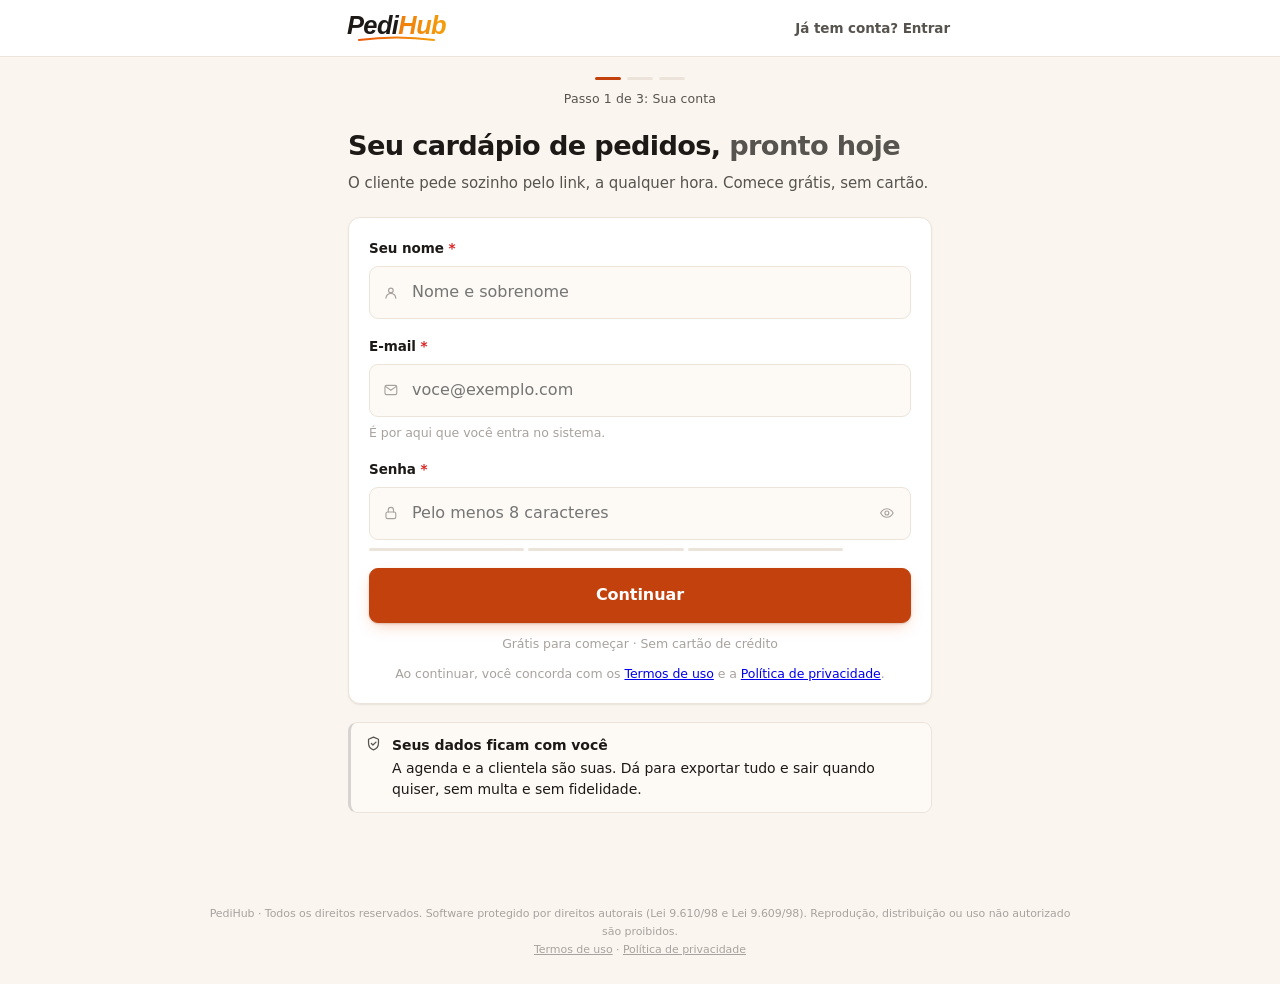
<file: criar.html>
<!DOCTYPE html>
<html lang="pt-BR">
<head>
<meta charset="UTF-8" />
<!-- NAO ABRE DENTRO DE OUTRO SITE (auditoria de seguranca). Sem isto, um site
     qualquer punha esta tela num quadro invisivel e fazia a dona clicar sem
     saber (clickjacking). O GitHub Pages nao deixa mandar o cabecalho que
     barra isso, entao a pagina se recusa sozinha: some e abre no lugar
     certo. O link da cliente (cardapio.html) fica de fora de proposito: o
     salao pode querer o agendamento dentro do proprio site. -->
<script>if(window.top!==window.self){document.documentElement.style.display='none';try{window.top.location.replace(window.location.href);}catch(e){}}</script>
<meta name="viewport" content="width=device-width, initial-scale=1, viewport-fit=cover" />
<title>Criar conta — PediHub</title>
<meta name="description" content="Crie seu cardápio com link de pedidos e teste 30 dias grátis, sem cartão." />
<meta name="theme-color" content="#FFFFFF" />
<link rel="manifest" href="manifest.webmanifest" />
<link rel="icon" type="image/png" href="icones/icone-192.png" />
<link rel="apple-touch-icon" href="icones/apple-touch-icon.png" />
<style>
/* ===========================================================================
   PediHub — cadastro do dono
   ---------------------------------------------------------------------------
   Esta tela já foi preta com dourado, imitando a linguagem visual de
   barbearia. Ficou parecendo outro produto: quem assinava aqui abria o
   app.html em seguida e caía num sistema claro, de outra família. Página de
   assinatura é a primeira impressão do software, não um cartaz — então ela
   usa os mesmos tokens do resto (estilo.css) e acompanha o tema do aparelho.
   =========================================================================== */
*{box-sizing:border-box;margin:0;padding:0;-webkit-tap-highlight-color:transparent}
button,input,select{font:inherit;color:inherit}
button{cursor:pointer;border:none;background:none}

/* ── Topo ────────────────────────────────────────────────────────────── */
.topo{
  position:sticky;top:0;z-index:30;background:var(--painel);
  border-bottom:1px solid var(--borda);
  padding:calc(11px + env(safe-area-inset-top)) 18px 11px;
}
.topo-in{max-width:620px;margin:0 auto;display:flex;align-items:center;gap:11px}
.logo{display:flex;align-items:center;gap:9px;font-weight:640;letter-spacing:-.02em;font-size:17px}
.logo i{
  width:30px;height:30px;border-radius:var(--r-sm);display:grid;place-items:center;
  background:var(--acao);color:var(--acao-txt);font-style:normal;
}
.logo b{font-weight:640}
.entrar{margin-left:auto;color:var(--txt2);font-size:13.5px;font-weight:550;
        text-decoration:none;white-space:nowrap}
.entrar:hover{color:var(--txt)}

/* ── Passos ──────────────────────────────────────────────────────────── */
.trilho{max-width:620px;margin:0 auto;padding:20px 18px 0;text-align:center}
.bolas{display:flex;gap:6px;justify-content:center;margin-bottom:9px}
.bolas i{width:26px;height:3px;border-radius:2px;background:var(--borda);transition:.2s}
.bolas i.on{background:var(--acao)}
.trilho p{font-size:12.5px;color:var(--txt2);letter-spacing:.01em}

.wrap{max-width:620px;margin:0 auto;padding:22px 18px 60px}
.passo{display:none}
.passo.on{display:block;animation:sobe .22s ease}
@keyframes sobe{from{opacity:0;transform:translateY(6px)}to{opacity:1;transform:none}}

.voltar{display:inline-flex;align-items:center;gap:7px;color:var(--txt2);
        font-size:14px;font-weight:550;margin-bottom:16px;
        padding:6px 11px;border-radius:var(--r-sm);border:1px solid var(--borda)}
.voltar:hover{color:var(--txt);background:var(--painel2)}

h1{margin-bottom:9px}
h1 span{color:var(--txt2);font-weight:560}
.sub{color:var(--txt2);font-size:15px;margin-bottom:22px;max-width:44ch}
h2{margin-bottom:6px}

/* ── Caixas de aviso ─────────────────────────────────────────────────── */
.aviso{
  display:flex;gap:10px;padding:12px 14px;border-radius:var(--r-sm);
  margin-bottom:18px;font-size:14px;line-height:1.5;
  border:1px solid var(--ac-line);border-left:3px solid var(--ac-600);
  background:var(--ac-soft);
}
.aviso .ic{flex:none;line-height:1.3;color:var(--txt2)}
.aviso b{display:block;margin-bottom:2px}

/* ── Ciclo de cobrança ───────────────────────────────────────────────── */
.ciclo{
  display:flex;gap:3px;padding:3px;border:1px solid var(--borda);
  border-radius:var(--r-sm);background:var(--painel2);margin-bottom:22px;position:relative;
}
.ciclo button{flex:1;padding:9px;border-radius:6px;font-weight:560;font-size:14px;
              color:var(--txt2);transition:.15s}
.ciclo button.on{background:var(--painel);color:var(--txt);box-shadow:var(--sombra)}
.desc10{
  position:absolute;top:-8px;right:12px;background:var(--painel);color:var(--su-500);
  border:1px solid rgba(21,128,61,.35);
  font-size:10.5px;font-weight:600;padding:1px 7px;border-radius:99px;letter-spacing:.01em;
}

.caixa{
  border:1px solid var(--borda);border-radius:var(--r);
  background:var(--painel);padding:20px;margin-bottom:18px;box-shadow:var(--sombra);
}
.pergunta{text-align:center;color:var(--txt2);font-size:13.5px}
.quantos{text-align:center;font-size:26px;font-weight:620;letter-spacing:-.028em;margin:3px 0 18px}
.regua{display:flex;gap:7px;justify-content:center;align-items:center;flex-wrap:wrap}
.regua button{
  min-width:42px;height:42px;padding:0 12px;border-radius:var(--r-sm);
  font-weight:560;font-size:15px;color:var(--txt2);
  border:1px solid var(--borda);background:var(--painel);transition:.15s;
}
.regua button:hover{border-color:var(--n-300);color:var(--txt)}
.regua button.on{background:var(--acao);color:var(--acao-txt);border-color:var(--acao)}
.linha-fina{height:1px;background:var(--borda);margin:18px 0}
.recomendado{text-align:center}
.recomendado small{color:var(--txt2);font-size:12.5px;display:block;margin-bottom:3px;
                   letter-spacing:.02em;text-transform:uppercase}
.recomendado b{font-size:19px;font-weight:620;letter-spacing:-.02em}

/* ── Cards de plano ──────────────────────────────────────────────────── */
.dica-desliza{text-align:center;color:var(--txt3);font-size:12.5px;font-weight:500;
              margin-bottom:11px}
.carrossel{display:flex;gap:13px;overflow-x:auto;padding:4px 0 14px;
           scroll-snap-type:x mandatory}
.carrossel::-webkit-scrollbar{height:0}
.plano{
  flex:none;width:278px;scroll-snap-align:center;border:1px solid var(--borda);
  border-radius:var(--r);background:var(--painel);padding:20px;position:relative;
  box-shadow:var(--sombra);
}
.plano.pop{border-color:var(--acao);box-shadow:var(--sombra-md)}
.plano .fita{
  position:absolute;top:-1px;left:-1px;right:-1px;background:var(--acao);
  color:var(--acao-txt);font-size:10.5px;font-weight:600;text-align:center;padding:5px;
  border-radius:var(--r) var(--r) 0 0;letter-spacing:.07em;
}
.plano.pop{padding-top:38px}
.plano .ic{
  width:36px;height:36px;border-radius:var(--r-sm);display:grid;place-items:center;
  background:var(--painel2);color:var(--txt2);border:1px solid var(--borda);
  margin-bottom:12px;
}
.plano.pop .ic{background:var(--acao);color:var(--acao-txt);border-color:var(--acao)}
.plano h3{font-size:17px;font-weight:620;letter-spacing:-.018em}
.plano .quem{color:var(--txt2);font-size:13px;margin-bottom:12px}
.plano .valor{font-size:28px;font-weight:640;letter-spacing:-.03em}
.plano .valor s{font-size:14px;font-weight:500;color:var(--txt3);margin-right:7px}
.plano .valor small{font-size:13px;font-weight:500;color:var(--txt2)}
.plano ul{list-style:none;margin:15px 0;border-top:1px solid var(--borda);padding-top:14px}
.plano li{display:flex;gap:9px;font-size:14px;padding:5px 0;color:var(--txt);align-items:flex-start}
.plano .btn-plano{
  width:100%;padding:11px;border-radius:var(--r-sm);font-weight:560;font-size:14.5px;
  border:1px solid var(--borda);color:var(--txt);background:var(--painel);
}
.plano.pop .btn-plano{background:var(--acao);color:var(--acao-txt);border-color:var(--acao)}

.garantia{
  display:flex;gap:11px;align-items:flex-start;border:1px solid rgba(21,128,61,.3);
  background:var(--su-soft);border-radius:var(--r-sm);padding:14px;margin-top:6px;
  border-left:3px solid var(--su-500);
}
.garantia .ic{line-height:1;flex:none;color:var(--su-500)}
.garantia b{display:block;margin-bottom:2px}
.garantia p{font-size:13.5px;color:var(--txt2)}

/* ── Formulário ──────────────────────────────────────────────────────── */
.campo{margin-bottom:17px}
.campo label{display:block;font-size:13.5px;font-weight:560;margin-bottom:7px}
.campo label em{color:var(--er-500);font-style:normal}
.campo label span{font-weight:450;color:var(--txt3);font-size:12.5px}
.entrada{position:relative}
.entrada input,.entrada select{
  width:100%;padding:13px 13px 13px 42px;border:1px solid var(--borda);
  border-radius:var(--r-sm);background:var(--painel);font-size:16px;transition:.15s;
}
.entrada.sem-ic input,.entrada.sem-ic select{padding-left:13px}
.entrada input:focus,.entrada select:focus{
  outline:none;border-color:var(--ac-600);
  box-shadow:0 0 0 3px var(--ac-soft);
}
.entrada .ic{
  position:absolute;left:14px;top:50%;transform:translateY(-50%);
  color:var(--txt3);pointer-events:none;line-height:0;
}
.entrada .olho{
  position:absolute;right:11px;top:50%;transform:translateY(-50%);
  color:var(--txt3);padding:5px;line-height:0;
}
.entrada .olho:hover{color:var(--txt2)}
.ajuda{font-size:12.5px;color:var(--txt3);margin-top:6px}
.erro-campo{font-size:12.5px;color:var(--er-500);margin-top:6px;font-weight:550}
input.ruim,select.ruim{border-color:var(--er-500)!important}
input.bom{border-color:rgba(21,128,61,.5)!important}

.forca{display:flex;gap:4px;margin-top:8px;align-items:center}
.forca i{height:3px;flex:1;border-radius:99px;background:var(--borda);transition:.2s}
.forca i.n1{background:var(--er-500)} .forca i.n2{background:var(--wa-500)}
.forca i.n3{background:var(--su-500)}
/* O medidor precisa DIZER o que mede. Três barras mudas viram enigma: a
   pessoa não sabe se está sendo avaliada ou barrada — e aqui ela nunca é
   barrada por isto, só por tamanho. `min-width` para o texto trocar de
   palavra sem as barras pularem de largura. */
.forca span{font-size:11.5px;font-weight:600;color:var(--txt3);
            min-width:8ch;text-align:right;flex:none}
.forca span.n1{color:var(--er-500)} .forca span.n2{color:var(--wa-500)}
.forca span.n3{color:var(--su-500)}

.previa-link{
  margin-top:8px;padding:10px 12px;border-radius:var(--r-sm);background:var(--painel2);
  border:1px dashed var(--borda);font-size:13px;word-break:break-all;
}
.previa-link b{font-weight:600}
.previa-link .st{float:right;font-size:11.5px;font-weight:600}
.st.livre{color:var(--su-500)} .st.ocupado{color:var(--er-500)}

.grande{
  width:100%;padding:14px;border-radius:var(--r-sm);font-weight:580;font-size:16px;
  background:var(--acao);color:var(--acao-txt);border:1px solid var(--acao);
}
.grande:hover{background:var(--acao-hover);border-color:var(--acao-hover)}
.grande:disabled{opacity:.38;pointer-events:none}
.sob-botao{text-align:center;font-size:12.5px;color:var(--txt3);margin-top:11px}
/* Entrar com o Google: botão neutro, nas cores do tema. */
.google{
  width:100%;padding:13px;border-radius:var(--r-sm);font-weight:580;font-size:15px;
  background:var(--painel);color:var(--txt);border:1px solid var(--borda);
  display:flex;align-items:center;justify-content:center;gap:10px;margin-bottom:4px;
}
.google:hover{border-color:var(--acao);color:var(--acao)}
.google .g-ic{width:22px;height:22px;border-radius:50%;display:grid;place-items:center;
  border:1.5px solid currentColor;font-weight:800;font-size:12px;line-height:1}
.ou{display:flex;align-items:center;gap:14px;margin:14px 0;color:var(--txt3);font-size:12.5px}
.ou::before,.ou::after{content:"";flex:1;height:1px;background:var(--borda)}

/* ── Pronto ──────────────────────────────────────────────────────────── */
.selo-ok{
  width:64px;height:64px;border-radius:50%;background:var(--su-soft);color:var(--su-500);
  border:1px solid rgba(21,128,61,.35);
  display:grid;place-items:center;margin:6px auto 18px;
}
.centro{text-align:center}
.link-final{
  display:flex;gap:8px;align-items:center;border:1px solid var(--borda);
  border-radius:var(--r-sm);padding:12px 14px;background:var(--painel2);
  margin:18px 0;word-break:break-all;font-size:14px;font-weight:550;
}
.link-final button{flex:none;color:var(--txt2);font-weight:560;font-size:13px;
                   border:1px solid var(--borda);border-radius:6px;padding:5px 10px;
                   background:var(--painel)}
.link-final button:hover{color:var(--txt)}
.proximos{border:1px solid var(--borda);border-radius:var(--r);padding:18px;margin-top:18px;
          background:var(--painel)}
.proximos ol{margin:10px 0 0 20px;color:var(--txt2);font-size:14px}
.proximos li{padding:4px 0}
.teste-gratis{display:block;margin:12px auto 0;max-width:460px;text-align:left;
  background:var(--ac-soft);border:1px solid var(--ac-line);color:var(--txt);
  border-radius:12px;padding:11px 14px;font-size:14px;line-height:1.5}
.rodape{max-width:620px;margin:0 auto;padding:0 18px 40px;
        font-size:12px;color:var(--txt3);text-align:center}
@media(max-width:420px){ h1{font-size:1.55rem} .plano{width:250px} }

.rodape-legal{
  max-width:900px;margin:0 auto;padding:14px 16px 26px;
  font-size:11px;line-height:1.6;color:var(--txt3,#8a8a8a);text-align:center;
}
</style>
<link rel="stylesheet" href="estilo.css" />
</head>
<body>

<header class="topo">
  <div class="topo-in">
    <img class="logo-topo" src="icones/logotipo-escuro-linha.svg" alt="PediHub">
    <a class="entrar" href="entrar.html">Já tem conta? Entrar</a>
  </div>
</header>

<div class="trilho">
  <div class="bolas"><i id="b1" class="on"></i><i id="b2"></i><i id="b3"></i></div>
  <p id="rotuloPasso">Passo 1 de 3: Sua conta</p>
</div>

<main class="wrap">

  <!-- ══════════════════════════════════════════════════════════════════
       PASSO 1 · A CONTA

       Três campos, e nada além disso. A versão anterior pedia oito de uma
       vez — incluindo CPF/CNPJ — antes de a pessoa ter visto uma tela do
       produto. Nenhum SaaS do setor faz isso: Fresha, Booksy, Trinks e
       Square abrem com o mínimo para existir uma conta e perguntam o resto
       depois, lá dentro.

       Documento fiscal é assunto de cobrança e fica para a hora de assinar.
       Plano também: escolher preço antes de usar é o pedido mais fácil de
       recusar que existe.
       ══════════════════════════════════════════════════════════════════ -->
  <section class="passo on" id="p-conta">
    <h1>Seu cardápio de pedidos, <span>pronto hoje</span></h1>
    <p class="sub">O cliente pede sozinho pelo link, a qualquer hora.
      Comece grátis, sem cartão.</p>

    <div id="avisoGeral"></div>

    <div class="caixa">
      <!-- Criar com o Google: volta para esta tela ja logado, e ai so faltam o
           nome e o salao (sem e-mail e senha). So na nuvem. -->
      <div id="caixaGoogle" style="display:none">
        <button class="google" type="button" id="btGoogle" onclick="criarComGoogle()">
          <span class="g-ic" aria-hidden="true">G</span>Continuar com o Google</button>
        <div class="ou">ou com e-mail e senha</div>
      </div>
      <div class="campo">
        <label for="fNome">Seu nome <em>*</em></label>
        <div class="entrada"><span class="ic" data-ico="usuario"></span>
          <input id="fNome" placeholder="Nome e sobrenome"
                 autocomplete="name" oninput="validarCampo('fNome')"></div>
        <div class="erro-campo" id="e-fNome" style="display:none"></div>
      </div>

      <div class="campo">
        <label for="fEmail">E-mail <em>*</em></label>
        <div class="entrada"><span class="ic" data-ico="email"></span>
          <input id="fEmail" type="email" placeholder="voce@exemplo.com"
                 autocomplete="email" oninput="validarCampo('fEmail')"></div>
        <div class="ajuda">É por aqui que você entra no sistema.</div>
        <div class="erro-campo" id="e-fEmail" style="display:none"></div>
      </div>

      <div class="campo">
        <label for="fSenha">Senha <em>*</em></label>
        <div class="entrada"><span class="ic" data-ico="cadeado"></span>
          <input id="fSenha" type="password" placeholder="Pelo menos 8 caracteres"
                 autocomplete="new-password"
                 oninput="forcaSenha(this.value);validarCampo('fSenha')">
          <button class="olho" onclick="verSenha('fSenha')" type="button"
                  aria-label="Mostrar senha" data-ico="olho"></button></div>
        <div class="forca"><i id="s1"></i><i id="s2"></i><i id="s3"></i>
          <span id="sTexto"></span></div>
        <div class="erro-campo" id="e-fSenha" style="display:none"></div>
      </div>

      <button class="grande" onclick="irNegocio()">Continuar</button>
      <p class="sob-botao">Grátis para começar · Sem cartão de crédito</p>
      <p class="sob-botao" id="aceiteTermos">Ao continuar, você concorda com os
        <a href="termos.html" target="_blank" rel="noopener">Termos de uso</a> e a
        <a href="privacidade.html" target="_blank" rel="noopener">Política de privacidade</a>.</p>
    </div>

    <div class="aviso neutro">
      <span class="ic" data-ico="escudo"></span>
      <div><b>Seus dados ficam com você</b>
      A agenda e a clientela são suas. Dá para exportar tudo e sair quando
      quiser, sem multa e sem fidelidade.</div>
    </div>
  </section>

  <!-- ══════════════════════════════════════════════════════════════════
       PASSO 2 · O ESTABELECIMENTO
       ══════════════════════════════════════════════════════════════════ -->
  <section class="passo" id="p-negocio">
    <button class="voltar" onclick="irPasso(1)">&larr; Voltar</button>
    <h1>Sobre o seu <span>negócio</span></h1>
    <p class="sub">É o que o cliente vê ao abrir o link. Dá para mudar
      depois, em Meu negócio.</p>

    <div id="avisoNegocio"></div>

    <div class="caixa">
      <div class="campo">
        <label for="fSalao">Nome do estabelecimento <em>*</em></label>
        <div class="entrada"><span class="ic" data-ico="casa"></span>
          <input id="fSalao" placeholder="Ex.: Lanchonete do Zé"
                 oninput="mudouNomeSalao();validarCampo('fSalao')"></div>
        <div class="previa-link" id="previaLink" style="display:none"></div>
        <div class="erro-campo" id="e-fSalao" style="display:none"></div>
      </div>

      <!-- PediHub: toda casa é restaurante (o banco trava isso no
           64_so_restaurante.sql). O campo fica, escondido e já escolhido,
           porque o resto do cadastro lê o fTipo. -->
      <div class="campo" style="display:none">
        <label for="fTipo">Tipo de negócio <em>*</em></label>
        <div class="entrada sem-ic">
          <select id="fTipo" onchange="mudouTipo();validarCampo('fTipo')">
            <option value="restaurante" selected>Restaurante, lanchonete, pizzaria ou delivery</option>
          </select></div>
        <div class="ajuda" id="ajudaTipo">Define o vocabulário do sistema:
          barbearia diz "barbeiro", esmalteria diz "manicure".</div>
        <div class="erro-campo" id="e-fTipo" style="display:none"></div>
      </div>

      <div class="campo">
        <label for="fZap">WhatsApp <em>*</em></label>
        <div class="entrada"><span class="ic" data-ico="telefone"></span>
          <input id="fZap" type="tel" inputmode="numeric" placeholder="(00) 00000-0000"
                 autocomplete="tel" oninput="mascaraTel(this);validarCampo('fZap')"></div>
        <div class="ajuda">Por onde o cliente fala com você — e por onde
          recuperamos seu acesso se precisar.</div>
        <div class="erro-campo" id="e-fZap" style="display:none"></div>
      </div>

      <div class="campo">
        <label for="fOrigem">Como você nos conheceu?
          <span>(opcional)</span></label>
        <div class="entrada sem-ic">
          <select id="fOrigem">
            <option value="">Prefiro não dizer</option>
            <option>Indicação de outro restaurante</option>
            <option>Instagram</option>
            <option>Google</option>
            <option>WhatsApp de um cliente</option>
            <option>Outro</option>
          </select></div>
      </div>

      <button class="grande" id="btCriar" onclick="criarConta()">Criar meu cardápio</button>
      <p class="sob-botao">Pronto em 2 minutos · Você escolhe o plano depois,
        dentro do sistema</p>
    </div>
  </section>

  <!-- ══════════ PASSO 3 · PRONTO ══════════ -->
  <section class="passo" id="p-pronto">
    <div class="centro">
      <div class="selo-ok"><span data-ico="ok" data-ico-classe="ic-lg"></span></div>
      <h1>Sua conta está no ar</h1>
      <p class="sub" id="textoPronto">—</p>
    </div>

    <div class="link-final">
      <span id="linkFinal">—</span>
      <button onclick="copiarLink()" id="btCopiar">Copiar</button>
    </div>
    <p class="ajuda" style="margin-top:-8px">Coloque na bio do Instagram, mande
      no WhatsApp, imprima como QR na mesa e no balcão. É por aqui que o cliente pede.</p>

    <div style="margin-top:20px">
      <a class="grande" id="irAgenda" href="app.html"
         style="display:block;text-align:center;text-decoration:none">
        Abrir meu painel</a>
    </div>

    <div class="proximos">
      <b>Para o link funcionar de verdade, faltam 3 coisas:</b>
      <ol>
        <li>Montar o cardápio: os pratos e lanches, com foto e preço</li>
        <li>Definir entrega e pagamento: taxa por bairro, pedido mínimo e formas de pagar</li>
        <li>Mandar o link para os primeiros clientes</li>
      </ol>
    </div>
  </section>

</main>

<p class="rodape" id="rodape">
  PediHub · demonstração com dados no próprio navegador. Nada é enviado
  para servidor nenhum.
</p>

<script src="icones.js"></script>
<script src="imagens.js"></script>
<script src="endereco.js"></script>
<script src="documento.js"></script>
<script src="config.js"></script>
<script src="dados.js"></script>
<script>
/* ===========================================================================
   PediHub — cadastro do dono
   ---------------------------------------------------------------------------
   Três passos, na ordem que faz a pessoa avançar: primeiro ela vê o preço e
   se classifica sozinha, depois preenche, depois recebe o link.

   Mostrar preço ANTES do formulário parece contraintuitivo, mas evita o
   pior desfecho: alguém preencher oito campos e desistir ao descobrir
   quanto custa. Quem chega no formulário já aceitou o preço.

   MODO DEMONSTRAÇÃO: grava no mesmo localStorage do app.html, então o restaurante
   criado aqui aparece lá. No sistema de verdade este arquivo chama
   `supabase.auth.signUp()` e depois a função `criar_salao()`
   (supabase/03_onboarding.sql), que faz tudo numa transação só.
   =========================================================================== */

const CHAVE = 'pedihub.demo.v1';
let ciclo = 'mensal';
let quantos = 1;
// O plano não é mais escolhido aqui. Todo cadastro entra em `trial`, e
// quando os 7 dias vencem o plano_efetivo() do banco devolve `gratuito`
// sozinho — sem precisar de rotina de vencimento nem de UPDATE nenhum.
let bd = null;

/* ── DE ONDE A PESSOA VEIO ────────────────────────────────────────────────
   A página dos anúncios (conheca.html) manda `utm_source` (ou `origem`) no
   endereço. Aqui ele vira a resposta de "Como você nos conheceu?" — que já
   é gravada no cadastro (`p_origem`) —, para o dono saber qual anúncio
   trouxe gente. Só preenche: a pessoa pode trocar, e sem parâmetro nada
   muda. */
(function origemDoAnuncio(){
  const sel = document.getElementById('fOrigem');
  if(!sel) return;
  const q = new URLSearchParams(location.search);
  const fonte = String(q.get('utm_source') || '').toLowerCase().slice(0, 40);
  const origem = String(q.get('origem') || '').toLowerCase().slice(0, 40);
  if(!fonte && !origem) return;
  const escolher = rotulo => {
    let op = [...sel.options].find(o => o.text === rotulo);
    if(!op){ op = new Option(rotulo, rotulo); sel.insertBefore(op, sel.options[sel.options.length - 1]); }
    sel.value = op.value;
  };
  if(/insta|^ig$/.test(fonte)) escolher('Instagram');
  else if(/face|^fb$|meta/.test(fonte)) escolher('Facebook');
  else if(/google|gads/.test(fonte)) escolher('Google');
  else if(/whats|^wa$/.test(fonte)) escolher('WhatsApp de um cliente');
  else if(fonte) escolher('Anúncio: ' + fonte.replace(/[^a-z0-9 _-]/g, ''));
  else if(origem === 'pagina') escolher('Página do PediHub');
})();

const PLANOS = [
  // PediHub (66_planos_pedihub.sql). Só usado no modo demonstração.
  {codigo:'trial',      nome:'Teste grátis', quem:'Para conhecer', max:2, preco:0,
   ic:'<span data-ico="presente"></span>',
   recursos:['Tudo liberado por 30 dias','Sem cartão de crédito','Depois vira o plano Grátis']},
  {codigo:'gratuito',   nome:'Grátis',       quem:'Para começar', max:1, preco:0,
   ic:'<span data-ico="casa"></span>',
   recursos:['Cardápio no link e QR','Até 50 pedidos por mês','Sem caixa, relatórios e avisos automáticos']},
  {codigo:'individual', nome:'Essencial',    quem:'Pedidos ilimitados', max:3, preco:97,
   ic:'<span data-ico="carrinho"></span>', pop:true,
   recursos:['Pedidos ilimitados, sem comissão','Entrega, mesas e garçom','Caixa, relatórios e cupons']},
  {codigo:'time',       nome:'Profissional', quem:'Com WhatsApp automático (em breve)', max:3, preco:147,
   ic:'<span data-ico="predio"></span>',
   recursos:['Tudo do Essencial','Avisos automáticos no WhatsApp (1.000/mês)','Em breve']},
];

// Anual com 10% de desconto, cobrado por mês. É a conta que o cliente faz
// de cabeça, então mostramos o valor mensal e não o total do ano.
function preco(p){
  return ciclo === 'anual' ? Math.round(p.preco * 0.9 * 100) / 100 : p.preco;
}
function real(v){
  return (v||0).toLocaleString('pt-BR',{style:'currency',currency:'BRL'});
}
// Mesmo gerador do dados.js: uuid de verdade, que o Postgres aceita. Ver o
// comentário longo lá — o formato curto de antes ("xxe7qkwou") era recusado
// por toda coluna `id`, e nada criado pela tela chegava ao banco.
function novoId(){
  if(window.Dados && Dados.novoId) return Dados.novoId();
  return 'xxxxxxxx-xxxx-4xxx-yxxx-xxxxxxxxxxxx'.replace(/[xy]/g, c => {
    const r = Math.random() * 16 | 0;
    return (c === 'x' ? r : (r & 0x3 | 0x8)).toString(16);
  });
}
function hoje(){
  const d = new Date();
  return d.getFullYear() + '-' + String(d.getMonth()+1).padStart(2,'0')
       + '-' + String(d.getDate()).padStart(2,'0');
}
function somarDias(iso, n){
  const [a,m,d] = iso.split('-').map(Number);
  const dt = new Date(a, m-1, d + n);
  return dt.getFullYear() + '-' + String(dt.getMonth()+1).padStart(2,'0')
       + '-' + String(dt.getDate()).padStart(2,'0');
}

/* ── Passos ──────────────────────────────────────────────────────────── */
const ROTULOS = ['Passo 1 de 3: Sua conta',
                 'Passo 2 de 3: Seu estabelecimento',
                 'Passo 3 de 3: Tudo pronto'];

function irPasso(n){
  document.querySelectorAll('.passo').forEach(p => p.classList.remove('on'));
  document.getElementById(['p-conta','p-negocio','p-pronto'][n-1]).classList.add('on');
  for(let i = 1; i <= 3; i++)
    document.getElementById('b'+i).classList.toggle('on', i <= n);
  document.getElementById('rotuloPasso').textContent = ROTULOS[n-1];
  if(window.aplicarIcones) aplicarIcones();
  document.querySelector('.trilho').style.display = '';
  window.scrollTo(0,0);
}

/* ── Passo 1: preço ──────────────────────────────────────────────────── */
/* A escolha de plano saiu do cadastro e vive na aba Plano, dentro do app.
   Pedir preço antes de a pessoa ter visto uma tela é o pedido mais fácil de
   recusar que existe — e o teste grátis já cobre o primeiro profissional. */

function soDigitos(t){ return String(t||'').replace(/\D/g,''); }

// E.164 é o formato que o Supabase Auth guarda o telefone.
function paraE164(tel){
  const d = soDigitos(tel);
  return d ? '+55' + d : null;
}

function mascaraTel(el){
  let v = soDigitos(el.value).slice(0,11);
  if(v.length > 6)      v = `(${v.slice(0,2)}) ${v.slice(2,7)}-${v.slice(7)}`;
  else if(v.length > 2) v = `(${v.slice(0,2)}) ${v.slice(2)}`;
  else if(v.length)     v = `(${v}`;
  el.value = v;
}

/* ⚠ `mascaraDoc`, `cpfValido` e `cnpjValido` MORAVAM AQUI, sem uso nenhum.

   O comentário que ficava logo abaixo dizia que o documento passaria a ser
   pedido na hora de assinar "e é lá que eles voltam". Voltaram — e em mais
   lugares do que aquele: o link da cliente passou a oferecer o campo de CPF,
   e a ficha do painel também.

   Três cópias de um dígito verificador em três arquivos é como uma delas
   fica diferente das outras sem ninguém perceber. Foram para o
   `documento.js`, inteiras e sem uma vírgula mudada, e se chamam
   `Documento.mascara`, `Documento.cpfValido` e `Documento.cnpjValido`. */

/* Não existe "confirme a senha". O campo duplicado é ritual antigo: com o
   botão de revelar, ele só dobra o trabalho e a chance de errar. Quem digita
   errado usa "esqueci minha senha", que precisa existir de qualquer jeito. */
function forcaSenha(s){
  let n = 0;
  if(s.length >= 8) n++;
  if(/[a-zA-Z]/.test(s) && /\d/.test(s)) n++;
  if(s.length >= 12 || /[^a-zA-Z0-9]/.test(s)) n++;
  return n;
}

const REGRAS = {
  fNome:   v => v.trim().split(/\s+/).length >= 2 && v.trim().length >= 5
            ? '' : 'Escreva seu nome e sobrenome.',
  fEmail:  v => /^[^\s@]+@[^\s@]+\.[a-z]{2,}$/i.test(v.trim())
            ? '' : 'Esse email não parece válido.',
  // SÓ tamanho. A versão anterior também exigia um número, e não avisava em
  // lugar nenhum: o campo dizia "Pelo menos 8 caracteres", a pessoa escrevia
  // treze letras, o medidor acendia duas barras de três — e o botão recusava.
  // Medidor dizendo "boa" e porta dizendo "não" é o pior dos dois mundos.
  //
  // Exigir número também não protege ninguém. Regra de composição não produz
  // senha forte, produz "Senha123": a pessoa atende a regra pelo caminho mais
  // curto, e o caminho mais curto é o que o atacante tenta primeiro. É o que o
  // NIST recomenda desde 2017 — comprimento importa, composição não.
  fSenha:  v => v.length < 8 ? 'A senha precisa de pelo menos 8 caracteres.' : '',
  fZap:    v => soDigitos(v).length >= 10 ? '' : 'Faltam dígitos — inclua o DDD.',
  fTipo:   v => v ? '' : 'Escolha o tipo de negócio.',
  fSalao:  v => v.trim().length >= 2 ? '' : 'Dê um nome ao estabelecimento.',
};

function validarCampo(id, mostrarVazio){
  const el = document.getElementById(id);
  const msg = REGRAS[id](el.value);
  const alvo = document.getElementById('e-' + id);
  const vazio = !el.value.trim();

  if(id === 'fSenha'){
    const n = forcaSenha(el.value);
    for(let i = 1; i <= 3; i++){
      const b = document.getElementById('s'+i);
      b.className = (el.value && i <= n) ? 'n' + n : '';
    }
    // O medidor é CONSELHO, não porta: quem barra é a REGRAS.fSenha, e ela só
    // olha tamanho. Por isso o texto sugere em vez de exigir.
    const t = document.getElementById('sTexto');
    t.textContent = !el.value ? '' : ['curta','fraca','boa','forte'][n];
    t.className = el.value ? 'n' + n : '';
  }

  // Enquanto está vazio e a pessoa ainda não tentou enviar, não acusa nada:
  // formulário que fica vermelho antes de você digitar é hostil.
  if(vazio && !mostrarVazio){
    el.classList.remove('ruim','bom'); alvo.style.display = 'none'; return false;
  }
  el.classList.toggle('ruim', !!msg);
  el.classList.toggle('bom', !msg);
  alvo.textContent = msg;
  alvo.style.display = msg ? 'block' : 'none';
  return !msg;
}

function verSenha(id){
  const el = document.getElementById(id);
  el.type = el.type === 'password' ? 'text' : 'password';
}

function mudouTipo(){
  validarCampo('fTipo');
  const t = document.getElementById('fTipo').value;
  const palavra = {barbearia:'barbeiro', salao:'profissional', manicure:'manicure',
    estetica:'esteticista', clinica:'profissional', tatuagem:'tatuador',
    pet:'tosador', outro:'profissional'}[t];
  /* O restaurante muda mais que uma palavra: o link vira cardápio com pedido,
     entrega e retirada. Melhor dizer isso aqui, na hora da escolha. */
  if(t === 'restaurante'){
    document.getElementById('ajudaTipo').innerHTML = 'O seu link vira um <b style="color:var(--ac-600)">cardápio</b>: '
      + 'a cliente faz o pedido, escolhe entrega ou retirada, e você acompanha na tela de Pedidos.';
    return;
  }
  document.getElementById('ajudaTipo').innerHTML = palavra
    ? `O sistema vai dizer <b style="color:var(--ac-600)">${palavra}</b> em vez de
       "profissional". Dá para mudar depois em Configurações.`
    : 'Define o vocabulário do sistema. Dá para mudar depois em Configurações.';
}

/* ── O apelido do link ───────────────────────────────────────────────── */
function virarSlug(t){
  return String(t||'').normalize('NFD').replace(/[\u0300-\u036f]/g,'')
    .toLowerCase().replace(/[^a-z0-9]+/g,'-').replace(/^-+|-+$/g,'').slice(0,48);
}

function slugLivre(s){
  return s.length >= 3 && !(bd.saloes||[]).some(x => x.slug === s);
}

function slugSugerido(nome){
  const base = virarSlug(nome) || 'salao';
  if(slugLivre(base)) return base;
  for(let i = 2; i < 100; i++){
    if(slugLivre(base + '-' + i)) return base + '-' + i;
  }
  return base + '-' + Math.random().toString(36).slice(2,6);
}

function mudouNomeSalao(){
  validarCampo('fSalao');
  const nome = document.getElementById('fSalao').value;
  const cx = document.getElementById('previaLink');
  if(!nome.trim()){ cx.style.display = 'none'; return; }

  const base = virarSlug(nome);
  const livre = slugLivre(base);
  const usar = livre ? base : slugSugerido(nome);

  cx.style.display = 'block';
  cx.innerHTML = `<span class="st ${livre?'livre':'ocupado'}">${
      livre ? ico('ok') + ' livre' : 'já usado'}</span>`
    + `Seu link: <b>cardapio.html?salao=${usar}</b>`
    + (livre ? '' : `<div style="color:var(--txt3);margin-top:5px;font-size:12.5px">
         "${base}" já é de outro estabelecimento, então reservamos este.</div>`);
}

/* ── Criar a conta ───────────────────────────────────────────────────── */
/* O passo 1 só passa com os três campos da conta em ordem. Validar tudo no
   fim faria a pessoa descobrir um e-mail errado depois de preencher o
   estabelecimento inteiro. */
/* ── CRIAR COM O GOOGLE ───────────────────────────────────────────────────
   O Supabase Auth leva ao Google e volta para esta tela com a sessão no
   #fragmento. Aí a conta já existe: o passo 1 pede só o nome (e-mail e senha
   somem), e o passo 2 cria o restaurante com ela. O WhatsApp digitado vai para o
   perfil (`completar_meu_cadastro`, 51_google.sql) — é dele que o teste
   grátis (39) sabe se a pessoa já usou os 7 dias. */
let modoGoogle = false;
function criarComGoogle(){
  const url = Dados.urlDoGoogle && Dados.urlDoGoogle(location.href.split('#')[0]);
  if(url) location.href = url;
}
async function voltouDoGoogle(){
  if(!(window.Dados && Dados.ligado)) return;
  try{
    const h = new URLSearchParams((location.hash || '').slice(1));
    if(h.get('access_token') && h.get('type') !== 'recovery')
      Dados.entrarComToken({ token: h.get('access_token'), refresh: h.get('refresh_token') });
    if(h.get('access_token') || h.get('error'))
      history.replaceState(null, '', location.pathname + location.search);
  }catch(e){}
  const s = Dados.sessaoAtual && Dados.sessaoAtual();
  if(!(s && s.token)){
    // O botão só com o Google ligado no Supabase: antes, daria página de erro.
    if(Dados.googleLigado && await Dados.googleLigado())
      document.getElementById('caixaGoogle').style.display = '';
    return;
  }
  let eu = null;
  try{ eu = await Dados.minhaConta(); }catch(e){}
  if(!eu) return;
  modoGoogle = true;
  for(const id of ['fEmail', 'fSenha']){
    const c = document.getElementById(id).closest('.campo');
    if(c) c.style.display = 'none';
  }
  document.getElementById('caixaGoogle').style.display = 'none';
  try{
    const p = (await Dados.lista('perfis', { id: eu.id }))[0];
    const n = document.getElementById('fNome');
    if(p && p.nome && !n.value) n.value = p.nome;
  }catch(e){}
  document.getElementById('avisoGeral').innerHTML = '<div class="aviso neutro"><span class="ic">'
    + ico('info') + '</span><div><b>Você entrou como ' + textoSeguro(eu.email || 'sua conta Google')
    + '</b>Agora é só conferir seu nome e criar o seu restaurante.</div></div>';
}

function irNegocio(){
  const campos = modoGoogle ? ['fNome'] : ['fNome','fEmail','fSenha'];
  let ok = true, primeiro = null;
  for(const c of campos)
    if(!validarCampo(c, true)){ ok = false; if(!primeiro) primeiro = c; }

  const geral = document.getElementById('avisoGeral');
  if(!ok){
    geral.innerHTML = '<div class="aviso ruim"><span class="ic">' + ico('alerta') + '</span>'
      + '<div><b>Faltou conferir alguns campos</b>'
      + 'Os que estão em vermelho precisam de ajuste.</div></div>';
    document.getElementById(primeiro).focus();
    return;
  }
  geral.innerHTML = '';
  irPasso(2);
}

/* ── AVISO QUE A PESSOA VÊ ────────────────────────────────────────────────
   O recado do passo 2 é desenhado no topo do formulário, e o botão fica no
   fim — em tela de celular, ou com o navegador rolado, os dois não cabem
   juntos. O resultado é o pior possível: a pessoa clica, o sistema responde,
   e ela não vê resposta nenhuma. "O botão não faz nada."

   Nenhum aviso vale a pena se ele aparece fora da vista. `scrollIntoView`
   custa uma linha e transforma silêncio aparente em explicação.
   ──────────────────────────────────────────────────────────────────────── */
// Texto de servidor indo para dentro de innerHTML. Não é hostil aqui, mas
// uma frase com `<` já basta para desmontar a caixa de aviso.
function textoSeguro(t){
  return String(t).replace(/[&<>"']/g,
    c => ({'&':'&amp;','<':'&lt;','>':'&gt;','"':'&quot;',"'":'&#39;'}[c]));
}

function avisar(tipo, titulo, texto){
  const alvo = document.getElementById('avisoNegocio');
  alvo.innerHTML = '<div class="aviso ' + tipo + '"><span class="ic">'
    + ico(tipo === 'ruim' ? 'alerta' : 'info') + '</span>'
    + '<div><b>' + titulo + '</b>' + texto + '</div></div>';
  alvo.scrollIntoView({ block: 'center', behavior: 'smooth' });
}

async function criarConta(){
  const campos = ['fSalao','fTipo','fZap'];
  let ok = true, primeiro = null;
  for(const c of campos){
    if(!validarCampo(c, true)){ ok = false; if(!primeiro) primeiro = c; }
  }

  const geral = document.getElementById('avisoNegocio');
  if(!ok){
    avisar('ruim', 'Faltou conferir alguns campos',
           'Os que estão em vermelho precisam de ajuste.');
    document.getElementById(primeiro).focus();
    document.getElementById(primeiro).scrollIntoView({block:'center', behavior:'smooth'});
    return;
  }
  geral.innerHTML = '';

  const nome  = document.getElementById('fNome').value.trim();
  const tel   = document.getElementById('fZap').value.trim();
  const tipo  = document.getElementById('fTipo').value;
  const nomeSalao = document.getElementById('fSalao').value.trim();
  const slug  = slugSugerido(nomeSalao);

  // ── Modo nuvem: quem faz tudo é o banco ──
  //
  // `signUp` cria a conta; `criar_salao()` cria restaurante, assinatura, vínculo
  // de dono e o primeiro profissional numa transação só. Meia criação
  // deixaria um restaurante sem dono, que ninguém alcança nem para apagar.
  if(window.Dados && Dados.ligado){
    /* ── O BOTÃO QUE ESPERA TEM QUE SER O BOTÃO QUE FOI APERTADO ──────────
       Aqui estava `document.querySelector('button.grande')`, que devolve o
       PRIMEIRO da página — e o primeiro é o "Continuar" do passo 1, que
       continua no DOM, só escondido. Resultado: quem ficava desabilitado e
       escrito "Criando…" era um botão que ninguém estava vendo, enquanto o
       "Criar minha agenda" seguia aceso e clicável.

       Medido na bancada com 1,2 s de rede: 400 ms depois do clique o botão
       visível ainda dizia "Criar minha agenda", habilitado. Do lado de cá da
       tela isso tem um nome só — "o botão não vai" — e leva ao segundo
       clique, que dispara um segundo cadastro do mesmo e-mail.

       Pelo id não há primeiro nem segundo: é este. */
    const bt = document.getElementById('btCriar');
    const rotulo = bt.textContent;
    bt.disabled = true; bt.textContent = 'Criando…';
    try{
      /* Com o Google, a conta já existe e já está logada: o WhatsApp vai para
         o perfil, e segue direto para criar o restaurante. */
      if(modoGoogle){
        await Dados.chamar('completar_meu_cadastro', { p_telefone: paraE164(tel), p_nascimento: null });
      }
      const conta = modoGoogle ? { access_token: 'sessao-do-google' } : await Dados.criarConta({
        email: document.getElementById('fEmail').value.trim(),
        senha: document.getElementById('fSenha').value,
        nome, telefone: paraE164(tel) });

      /* ── QUANDO A CONTA NASCE MAS A SESSÃO NÃO ────────────────────────
         O Supabase pode exigir confirmação por e-mail. Nesse caso o signup
         devolve a conta SEM `access_token`: a pessoa existe e não está
         logada. A chamada seguinte, `criar_salao()`, roda como anônima e
         levanta "Faça login antes de criar o restaurante" — uma frase que não
         explica nada para quem acabou de preencher tudo.

         Pior: sem sessão, tentar de novo esbarra em "e-mail já cadastrado".
         O cadastro fica num beco, com a conta criada e o restaurante não.

         Então isto é conferido AQUI, com nome próprio, antes de seguir. */
      if(!(conta && conta.access_token)){
        avisar('ruim', 'Confirme seu e-mail para terminar',
          'Sua conta foi criada, mas este projeto exige confirmação por '
        + 'e-mail antes de entrar. Abra o link que acabamos de enviar e '
        + 'depois volte em <b>Entrar</b> — o restaurante você cria lá dentro, '
        + 'em um passo só.');
        bt.disabled = false; bt.textContent = rotulo;
        return;
      }

      const r = await Dados.chamar('criar_salao', {
        p_nome_salao: nomeSalao, p_tipo: tipo, p_slug: slug,
        p_telefone: tel,
        // O CPF/CNPJ entra na hora de assinar, não no cadastro. A função do
        // banco já aceita nulo e não cria linha em `documentos_cobranca`.
        p_documento: null,
        p_origem: document.getElementById('fOrigem').value || null });

      const criado = Array.isArray(r) ? r[0] : r;
      const apelido = (criado && criado.slug) || slug;
      /* O HORÁRIO DA CIDADE. Todo restaurante nasce no horário de Brasília. Se o
         aparelho de quem está criando está num dos fusos do Brasil que NÃO
         são o de Brasília (Manaus, Cuiabá, Campo Grande, Porto Velho, Boa
         Vista, Rio Branco, Noronha), o restaurante já nasce nele — senão o lembrete
         sairia uma hora adiantado desde o primeiro dia. Fuso de fora do
         Brasil não entra: é dono viajando ou celular desregulado, e dá para
         trocar depois em Meu negócio. Falhar aqui não atrapalha o cadastro. */
      try{
        const doAparelho = Intl.DateTimeFormat().resolvedOptions().timeZone;
        const OUTROS = ['America/Manaus', 'America/Cuiaba', 'America/Campo_Grande',
          'America/Porto_Velho', 'America/Boa_Vista', 'America/Rio_Branco',
          'America/Eirunepe', 'America/Noronha'];
        if(criado && criado.salao_id && OUTROS.includes(doAparelho))
          await Dados.atualizar('saloes', criado.salao_id, { fuso: doAparelho });
      }catch(e){ console.info('[PediHub] fuso do restaurante novo:', e.message); }
      const url = location.href.replace(/\/[^\/]*$/, '/')
                + 'cardapio.html?salao=' + apelido;
      /* Quem ganha o teste é o BANCO (39_teste_unico): o WhatsApp ou o e-mail
         que já usaram os 7 dias nascem no Grátis. A tela pergunta em vez de
         supor — prometer 7 dias a quem não os tem é mentir no primeiro minuto.
         Se a leitura falhar, fica o texto do teste, que é o de quase todos. */
      let assinatura = null;
      try{
        if(criado && criado.salao_id)
          assinatura = (await Dados.lista('assinaturas', { salaoId: criado.salao_id }))[0] || null;
      }catch(e){ console.info('[PediHub] plano do restaurante novo:', e.message); }
      document.getElementById('textoPronto').innerHTML = textoDoTeste(nomeSalao, assinatura);
      document.getElementById('linkFinal').textContent = url;
      irPasso(3);
    }catch(e){
      console.error('[PediHub] falha ao criar a conta:', e);
      /* ── O MOTIVO EM PORTUGUÊS, E O QUE FAZER ─────────────────────────
         Aqui saía o `e.message` cru, em inglês de servidor — e, quando o
         Supabase mandava a frase no campo `msg` (que o `conferir()` não
         lia), saía "400" pelado. A escolha é pelo `codigo` (`error_code`),
         que não muda de versão para versão; o texto fica de reserva para
         servidor antigo. Cada caso termina no passo seguinte de quem está
         parado no formulário, não num diagnóstico. */
      const cod = String(e.codigo || ''), cru = String(e.message || '');
      const eh = (c, re) => cod === c || (!cod && re.test(cru));
      const recado =
        /já está em outra conta/i.test(cru)
          ? '<b>' + textoSeguro(cru) + '</b>'
        : eh('user_already_exists', /already registered|already been registered|user_exists/i)
          ? '<b>Este e-mail já tem conta.</b> Vá em <a href="entrar.html">Entrar</a> '
            + '— e se não lembrar a senha, use "Esqueci minha senha" por lá.'
        : eh('email_exists', /email.*exists/i)
          ? '<b>Este e-mail já tem conta.</b> Vá em <a href="entrar.html">Entrar</a>.'
        : eh('weak_password', /password.*(short|weak|least)/i)
          ? '<b>A senha é curta demais.</b> Use pelo menos 6 caracteres.'
        : eh('email_address_invalid', /invalid.*email|email.*invalid/i)
          ? '<b>Esse e-mail não parece válido.</b> Confira se não faltou uma letra.'
        : eh('signup_disabled', /signups? (not allowed|disabled)/i)
          ? '<b>O cadastro está fechado no momento.</b> Fale com a gente pelo WhatsApp.'
        : (cod.indexOf('rate_limit') >= 0 || e.status === 429)
          ? '<b>Muitas tentativas seguidas.</b> Espere um minuto e tente de novo.'
        : !navigator.onLine
          ? '<b>Você está sem internet.</b> Reconecte e clique de novo — nada '
            + 'do que você preencheu se perdeu.'
          : '<b>Não consegui criar a conta agora.</b> Tente de novo em instantes. '
            + 'Se continuar, mande esta linha para o suporte:<br>'
            + '<span class="mono">' + textoSeguro(cru || ('HTTP ' + e.status)) + '</span>';
      geral.innerHTML = '<div class="aviso ruim"><span class="ic">' + ico('alerta') + '</span>'
        + '<div>' + recado + '</div></div>';
      bt.disabled = false; bt.textContent = rotulo;
    }
    return;
  }

  // ── Modo demonstração ──
  bd.perfis = bd.perfis || [];
  const perfil = { id: novoId(), nome, telefone: tel,
                   email: document.getElementById('fEmail').value.trim() };
  bd.perfis.push(perfil);

  const salaoId = novoId();
  bd.saloes.push({ id: salaoId, slug, nome: nomeSalao, tipo,
                   endereco: '', telefone: tel, cfg: { diasLiberados: 30 } });

  bd.assinaturas = bd.assinaturas || [];
  bd.assinaturas.push({ salaoId, plano: 'trial', status: 'trial',
                        trialAte: somarDias(hoje(), 7),
                        origem: document.getElementById('fOrigem').value || null });

  // O dono é o primeiro profissional — e é justamente o 1 que o teste
  // permite. Jornada comercial de segunda a sábado, que ele ajusta depois.
  bd.profissionais.push({
    id: novoId(), salaoId, perfilId: perfil.id, nome: nome.split(' ')[0],
    comissaoPct: 100, cor: '#3D6B8E', ativo: true,
    jornada: {1:[[540,1140]],2:[[540,1140]],3:[[540,1140]],
              4:[[540,1140]],5:[[540,1200]],6:[[540,900]]},
  });

  salvar(salaoId);

  const url = location.href.replace(/\/[^\/]*$/, '/') + 'cardapio.html?salao=' + slug;
  document.getElementById('textoPronto').innerHTML = textoDoTeste(nomeSalao);
  document.getElementById('linkFinal').textContent = url;
  // Na demonstração, a agenda também: sem o `?demo=1` o painel pedia login
  // e o restaurante recém-criado sumia (achado pelo caça-bug).
  document.getElementById('irAgenda').href =
    new URLSearchParams(location.search).get('demo') === '1' ? 'app.html?demo=1' : 'app.html';
  irPasso(3);
}

function copiarLink(){
  const txt = document.getElementById('linkFinal').textContent;
  const bt = document.getElementById('btCopiar');
  const feito = () => { bt.textContent = 'Copiado';
                        setTimeout(() => bt.textContent = 'Copiar', 1800); };
  if(navigator.clipboard && window.isSecureContext){
    navigator.clipboard.writeText(txt).then(feito)
      .catch(e => console.error('Falha ao copiar:', e));
  } else {
    // clipboard só existe em https ou localhost; aberto como arquivo, cai aqui
    const t = document.createElement('textarea');
    t.value = txt; document.body.appendChild(t); t.select();
    try{ document.execCommand('copy'); feito(); }
    catch(e){ console.error('Falha ao copiar:', e); alert('Copie o link à mão.'); }
    t.remove();
  }
}

/* ── Armazenamento (o ponto onde o Supabase entra) ───────────────────── */
function salvar(salaoAtual){
  try{
    const cru = localStorage.getItem(CHAVE);
    const anterior = cru ? JSON.parse(cru) : {};
    localStorage.setItem(CHAVE, JSON.stringify(
      {...anterior, ...bd, salaoAtual: salaoAtual || anterior.salaoAtual}));
  }catch(e){
    console.error('Não consegui gravar:', e);
    alert('Não consegui salvar neste navegador. Em aba anônima os dados somem '
        + 'ao fechar a janela.');
  }
}

function carregar(){
  try{
    const cru = localStorage.getItem(CHAVE);
    const d = cru ? JSON.parse(cru) : {};
    d.saloes = d.saloes || [];
    d.profissionais = d.profissionais || [];
    d.servicos = d.servicos || [];
    d.clientes = d.clientes || [];
    d.produtos = d.produtos || [];
    d.agendamentos = d.agendamentos || [];
    d.bloqueios = d.bloqueios || [];
    d.comandas = d.comandas || [];
    d.listaEspera = d.listaEspera || [];
    d.planos = d.planos || PLANOS.map(p => ({codigo:p.codigo, nome:p.nome,
                             maxProfissionais:p.max, precoMes:p.preco}));
    return d;
  }catch(e){
    console.error('Dados guardados estão corrompidos, recomeçando:', e);
    return {saloes:[], profissionais:[], servicos:[], clientes:[], produtos:[],
            agendamentos:[], bloqueios:[], comandas:[], listaEspera:[],
            planos: PLANOS.map(p => ({codigo:p.codigo, nome:p.nome,
                     maxProfissionais:p.max, precoMes:p.preco}))};
  }
}

/* O TESTE GRÁTIS, DITO COM TODAS AS LETRAS. O texto antigo dizia "tudo
   liberado por 7 dias" no meio de uma frase longa, e o dono terminava o
   cadastro sem saber em que plano estava nem até quando. Agora é um quadro:
   o plano (Teste grátis), o prazo com data, que não tem cobrança, e o que
   acontece depois. O nome do restaurante vai escapado — é texto digitado. */
function textoDoTeste(nomeSalao, assinatura){
  const esc = t => String(t).replace(/[&<>"']/g, c => ({ '&':'&amp;', '<':'&lt;', '>':'&gt;', '"':'&quot;', "'":'&#39;' }[c]));
  // O teste é um por pessoa: com este WhatsApp ou e-mail ele já foi usado, e
  // o restaurante nasceu no Grátis. Diz isso, e por onde seguir.
  if(assinatura && assinatura.status !== 'trial'){
    return `<b>${esc(nomeSalao)}</b> está no ar.`
      + `<span class="teste-gratis" id="quadroTeste"><b>Você está no plano Grátis.</b> `
      + `O teste grátis de 30 dias é um por pessoa, e este WhatsApp ou e-mail já o usou.<br>`
      + `O cardápio, os clientes e o link funcionam normalmente. Para liberar tudo, escolha um plano em `
      + `<b>Meu plano</b>, dentro do painel.</span>`;
  }
  const ate = assinatura && assinatura.trialAte
    ? new Date(String(assinatura.trialAte).slice(0, 10) + 'T12:00:00').toLocaleDateString('pt-BR')
    : new Date(Date.now() + 30 * 864e5).toLocaleDateString('pt-BR');
  return `<b>${esc(nomeSalao)}</b> está no ar.`
    + `<span class="teste-gratis" id="quadroTeste"><b>Você está no Teste grátis: 30 dias com tudo liberado</b>, `
    + `até ${ate}. Sem cartão e sem cobrança.<br>`
    + `Depois dos 30 dias, você escolhe um plano — ou continua no plano <b>Grátis</b>, com o cardápio, `
    + `os clientes e o link simples.</span>`;
}

// O cadastro é a primeira porta do dono — quem chega por um anúncio cai aqui,
// não no app.html. Sem registrar o service worker nesta página, a instalação
// só passava a existir depois que ele já tinha conta, que é tarde.
function registrarServiceWorker(){
  if(!('serviceWorker' in navigator) || location.protocol === 'file:') return;
  navigator.serviceWorker.register('sw.js')
    .catch(e => console.error('[PediHub] service worker:', e));
}

(function(){
  bd = carregar();
  registrarServiceWorker();
  voltouDoGoogle();
  /* O rodapé diz "demonstração, nada é enviado para servidor". Ligado ao
     banco isso é mentira — e aparecia no fim do cadastro de verdade, no
     minuto em que a pessoa acabou de criar a conta. Some, como no app.html. */
  if(window.Dados && Dados.ligado){
    document.getElementById('rodape').style.display = 'none';
  }
  if(location.protocol === 'file:'){
    document.getElementById('rodape').innerHTML =
      'Aberto direto do arquivo — funciona, mas para instalar como app sirva '
      + 'por https:// ou localhost.<br>' + document.getElementById('rodape').innerHTML;
  }
})();
</script>
<p class="rodape-legal">PediHub · Todos os direitos reservados. Software protegido por direitos autorais (Lei 9.610/98 e Lei 9.609/98). Reprodução, distribuição ou uso não autorizado são proibidos.<br><a href="termos.html" target="_blank" rel="noopener" style="color:inherit">Termos de uso</a> · <a href="privacidade.html" target="_blank" rel="noopener" style="color:inherit">Política de privacidade</a></p>
</body>
</html>
</file>
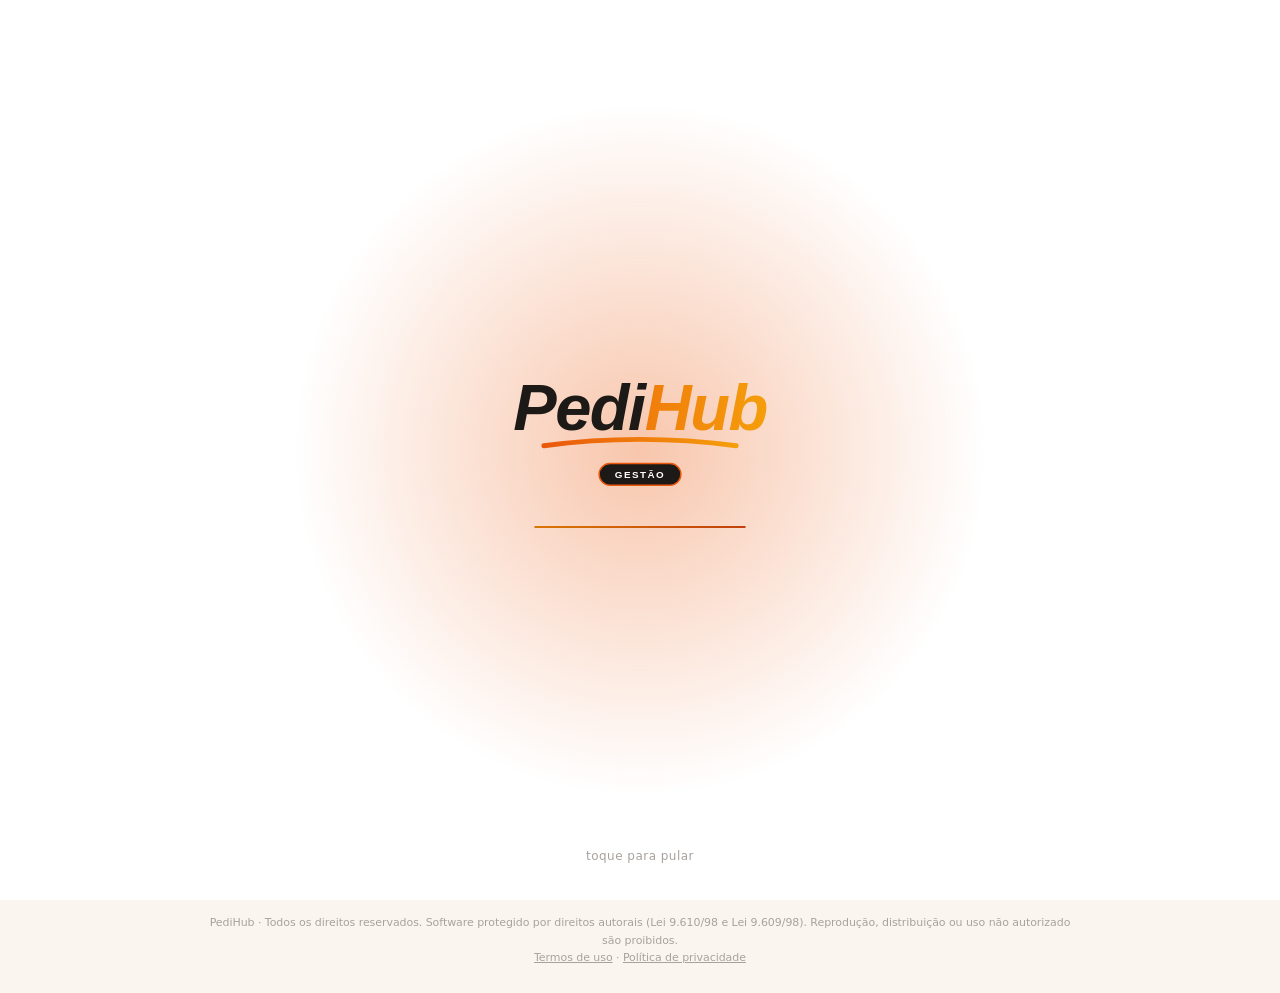
<file: entrar.html>
<!DOCTYPE html>
<html lang="pt-BR">
<head>
<meta charset="UTF-8" />
<!-- NAO ABRE DENTRO DE OUTRO SITE (auditoria de seguranca). Sem isto, um site
     qualquer punha esta tela num quadro invisivel e fazia a dona clicar sem
     saber (clickjacking). O GitHub Pages nao deixa mandar o cabecalho que
     barra isso, entao a pagina se recusa sozinha: some e abre no lugar
     certo. O link do cliente (cardapio.html) fica de fora de proposito: o
     restaurante pode querer o cardapio dentro do proprio site. -->
<script>if(window.top!==window.self){document.documentElement.style.display='none';try{window.top.location.replace(window.location.href);}catch(e){}}</script>
<meta name="viewport" content="width=device-width, initial-scale=1, viewport-fit=cover" />
<title>Entrar — PediHub</title>
<meta name="description" content="Entre no painel do seu restaurante, lanchonete ou delivery." />
<meta name="theme-color" content="#1C1917" />
<link rel="manifest" href="manifest.webmanifest" />
<link rel="icon" type="image/png" href="icones/icone-192.png" />
<link rel="apple-touch-icon" href="icones/apple-touch-icon.png" />
<script>
/* A abertura é LIGADA por este script, no <head>, antes de qualquer pixel.
   Duas razões para não deixá-la ligada no HTML:

   1. Sem JavaScript ela ficaria por cima do login para sempre, e o sistema
      viraria uma tela preta bonita que não deixa ninguém entrar. Assim, sem
      JavaScript simplesmente não há abertura — e o login funciona.
   2. Aqui em cima, e não no fim da página: ligada depois, o navegador já
      teria pintado o formulário, e a abertura entraria por cima de uma tela
      que a pessoa começou a ler. O piscado é pior que não ter abertura.

   Quem pediu menos animação no sistema operacional não recebe: a abertura
   inteira dura 300ms de esmaecimento, sem movimento. */
try{
  document.documentElement.className +=
    matchMedia('(prefers-reduced-motion: reduce)').matches
      ? ' com-abertura sem-movimento' : ' com-abertura';
}catch(e){}
</script>
<style>
/* ===========================================================================
   PediHub — entrar
   ---------------------------------------------------------------------------
   Duas faixas: a marca e o formulário. No computador ficam lado a lado; no
   celular a marca vira uma tarja curta no alto e o formulário ocupa o resto.

   A marca não é enfeite. Quem chega aqui veio de um link no WhatsApp ou de
   um anúncio, e precisa reconhecer onde está antes de digitar a senha.
   =========================================================================== */
*{box-sizing:border-box;margin:0;padding:0;-webkit-tap-highlight-color:transparent}
button,input,select{font:inherit;color:inherit}
button{cursor:pointer;border:none;background:none}

/* ── A ABERTURA ───────────────────────────────────────────────────────────
   Três segundos de marca antes do login. É tempo que se cobra da pessoa, e
   por isso três coisas são obrigatórias:

     · qualquer clique, toque ou tecla pula na hora — quem já viu não precisa
       ver de novo, e quem está com pressa não deve ser obrigado a esperar;
     · o formulário já está montado atrás, então quando a cortina sobe não há
       carregamento nenhum, só a tela pronta;
     · `pointer-events:none` no fim, e depois some do DOM. Camada invisível
       sobrando por cima é o clássico "o botão não clica e ninguém sabe por
       quê".
   ──────────────────────────────────────────────────────────────────────── */
.abertura{ display:none }
.com-abertura .abertura{
  display:grid; place-items:center; position:fixed; inset:0; z-index:120;
  background:var(--painel); overflow:hidden;
}
/* O brilho nasce junto com a marca, atrás dela. Sozinho seria só um borrão
   roxo; o que ele faz é dar profundidade ao logotipo, que é plano. */
.abertura::before{
  content:""; position:absolute; width:720px; height:720px; border-radius:50%;
  background:radial-gradient(circle, rgba(234,88,12,.34), rgba(234,88,12,0) 68%);
  animation:brilho-nasce 1.5s cubic-bezier(.22,.61,.36,1) both;
}
.abertura-in{ position:relative; text-align:center; padding:0 24px }
.abertura-marca{
  width:min(340px, 74vw); height:auto; display:block; margin:0 auto;
  animation:marca-sobe .78s cubic-bezier(.22,.61,.36,1) both;
}
/* O traço não é enfeite: ele mostra que a espera tem fim. Barra parada por
   três segundos faz a pessoa achar que travou. */
.abertura-traco{
  width:min(212px, 52vw); height:2px; margin:30px auto 0; border-radius:2px;
  background:var(--n-200); overflow:hidden;
}
.abertura-traco i{
  display:block; height:100%; width:100%; border-radius:2px;
  background:linear-gradient(90deg, var(--mg-500), var(--az-fundo));
  transform-origin:left; transform:scaleX(0);
  animation:traco-corre 2.35s cubic-bezier(.4,0,.2,1) .28s both;
}
.abertura-pular{
  position:absolute; left:0; right:0; bottom:34px; text-align:center;
  font-size:12px; letter-spacing:.04em; color:var(--txt3);
  animation:aparece-devagar .5s ease 1.5s both;
}

@keyframes brilho-nasce{
  from{ opacity:0; transform:scale(.62) } to{ opacity:1; transform:scale(1) }
}
@keyframes marca-sobe{
  from{ opacity:0; transform:translateY(12px) scale(.955) }
  to  { opacity:1; transform:none }
}
@keyframes traco-corre{ from{ transform:scaleX(0) } to{ transform:scaleX(1) } }
@keyframes aparece-devagar{ from{ opacity:0 } to{ opacity:1 } }

/* A saída. `visibility` junto do `opacity` porque elemento com opacidade
   zero continua clicável, e um formulário atrás de vidro invisível é o pior
   defeito possível numa tela de entrar. */
.abertura.saindo{
  opacity:0; visibility:hidden; transform:scale(1.035);
  transition:opacity .5s ease, transform .5s ease, visibility 0s linear .5s;
  pointer-events:none;
}
/* Enquanto a cortina está de pé, a página atrás não rola. */
html.com-abertura, html.com-abertura body{ overflow:hidden }

/* Quem pediu menos animação recebe a marca parada, e curta. */
.sem-movimento .abertura::before,
.sem-movimento .abertura-marca,
.sem-movimento .abertura-traco i,
.sem-movimento .abertura-pular{ animation:none }
.sem-movimento .abertura-traco{ display:none }
.sem-movimento .abertura.saindo{ transform:none; transition-duration:.3s }

.entrada-tela{ min-height:100dvh; display:grid; grid-template-columns:1fr 1fr }

/* ── A faixa da marca ─────────────────────────────────────────────────── */
/* Centrado nos dois eixos. Sem a manchete, o que sobra é logotipo, uma frase
   e três provas — pouco conteúdo para uma coluna inteira, e pouco conteúdo
   alinhado à esquerda numa metade de tela fica torto, como sobra. Centrado
   vira composição. */
.lado-marca{
  background:linear-gradient(160deg, var(--az-50) 0%, var(--rx-50) 100%);
  color:var(--txt);
  padding:48px 44px; display:flex; flex-direction:column;
  justify-content:center; align-items:center; text-align:center;
  position:relative; overflow:hidden;
}
/* Um brilho difuso atrás da marca, e nada além disso. A alternativa comum —
   foto de restaurante de banco de imagens — envelhece em seis meses e não é o restaurante
   de ninguém. Com o conteúdo no meio, o brilho veio do canto para o alto do
   centro: no canto ele iluminava o vazio. */
.lado-marca::before{
  content:""; position:absolute; width:560px; height:560px; border-radius:50%;
  top:-230px; left:50%; transform:translateX(-50%); pointer-events:none;
  background:radial-gradient(circle, rgba(234,88,12,.28), rgba(234,88,12,0) 70%);
}
.lado-marca > *{ position:relative }
.marca-grande{ width:min(300px,80%); height:auto; margin-bottom:26px }
.lado-marca p{ color:var(--txt2); font-size:15px; max-width:34ch; line-height:1.6 }

/* `inline-flex` para o bloco encolher até o texto mais longo e ficar centrado
   como um todo, com as três linhas alinhadas entre si. Se fosse `flex`, ele
   ocuparia a coluna inteira e cada ✓ pousaria numa distância diferente do que
   descreve — três linhas centradas uma a uma nunca formam lista. */
.provas{
  margin-top:32px; display:inline-flex; flex-direction:column; gap:11px;
  text-align:left;
}
.prova{ display:flex; gap:10px; align-items:flex-start; font-size:14px; color:var(--txt2) }
.prova .ic-svg{ color:var(--az-600); width:17px; height:17px; margin-top:2px; flex:none }

/* ── A faixa do formulário ────────────────────────────────────────────── */
.lado-forma{
  background:var(--painel); display:flex; align-items:center; justify-content:center;
  padding:48px 28px;
}
.forma{ width:100%; max-width:376px }
.forma h2{ font-size:1.6rem; font-weight:640; letter-spacing:-.026em; margin-bottom:5px }
.forma .sub{ color:var(--txt2); margin-bottom:28px; font-size:15px }

.campo{ margin-bottom:16px }
.campo label{ display:block; font-size:13.5px; font-weight:560; margin-bottom:7px }
.entrada{ position:relative }
.entrada input{
  width:100%; padding:13px 13px 13px 42px; font-size:16px;
  border:1px solid var(--borda); border-radius:var(--r-sm); background:var(--painel2);
}
.entrada .ic{
  position:absolute; left:14px; top:50%; transform:translateY(-50%);
  color:var(--txt3); pointer-events:none; line-height:0;
}
.entrada .olho{
  position:absolute; right:10px; top:50%; transform:translateY(-50%);
  color:var(--txt3); padding:7px; line-height:0;
}
.entrada .olho:hover{ color:var(--txt2) }

.grande{
  width:100%; padding:14px; border-radius:var(--r-sm); font-weight:580; font-size:16px;
  background:var(--acao); color:var(--acao-txt); border:1px solid var(--acao);
  box-shadow:var(--sombra-marca); margin-top:6px;
}
.grande:hover{ background:var(--acao-hover); border-color:var(--acao-hover) }
.grande:disabled{ opacity:.5; pointer-events:none; box-shadow:none }

.esqueci{
  display:block; width:100%; text-align:center; margin-top:14px;
  color:var(--txt2); font-size:14px;
}
.esqueci:hover{ color:var(--txt) }

/* ── Entrar com o Google: botão neutro, nas cores do tema ──────────────── */
.google{
  width:100%; padding:13px; border-radius:var(--r-sm); font-weight:580; font-size:15px;
  background:var(--painel); color:var(--txt); border:1px solid var(--borda);
  display:flex; align-items:center; justify-content:center; gap:10px;
}
.google:hover{ border-color:var(--acao); color:var(--acao) }
.google .g-ic{ width:22px; height:22px; border-radius:50%; display:grid; place-items:center;
  border:1.5px solid currentColor; font-weight:800; font-size:12px; line-height:1 }
.ou{ display:flex; align-items:center; gap:14px; margin:14px 0; color:var(--txt3); font-size:12.5px }
.ou::before, .ou::after{ content:""; flex:1; height:1px; background:var(--borda) }

/* ── O convite para cadastrar ─────────────────────────────────────────── */
.risco{
  display:flex; align-items:center; gap:14px; margin:26px 0 20px;
  color:var(--txt3); font-size:12.5px;
}
.risco::before, .risco::after{ content:""; flex:1; height:1px; background:var(--borda) }

.convite{
  border:1px solid var(--borda); border-radius:var(--r); padding:17px;
  background:var(--painel2); text-align:center;
}
.convite b{ display:block; font-size:15px; margin-bottom:3px }
.convite p{ color:var(--txt2); font-size:13.5px; margin-bottom:13px; line-height:1.5 }
.convite .b2{
  text-decoration:none;
  display:inline-flex; align-items:center; justify-content:center; gap:8px;
  width:100%; padding:12px; border-radius:var(--r-sm); font-weight:560; font-size:15px;
  border:1px solid var(--borda); background:var(--painel); color:var(--txt);
  box-shadow:var(--sombra-xs);
}
.convite .b2:hover{ border-color:var(--borda-forte); box-shadow:var(--sombra) }

.aviso{
  display:flex; gap:10px; padding:12px 14px; border-radius:var(--r-sm);
  font-size:14px; line-height:1.5; margin-bottom:18px;
}
.aviso.ruim{
  background:var(--er-soft); border:1px solid rgba(179,38,30,.3);
  border-left:3px solid var(--er-500);
}
.aviso.info{
  background:var(--ac-soft); border:1px solid var(--ac-line);
  border-left:3px solid var(--ac-600);
}
/* O botão dentro do aviso: 40px de altura de toque, porque quem chega nele
   está no celular tentando entrar e já errou uma vez. */
.aviso .relink{
  display:inline-flex; align-items:center; min-height:40px; margin-top:8px;
  padding:0 14px; border-radius:var(--r-sm); font-size:14px; font-weight:560;
  border:1px solid var(--borda-forte); background:var(--painel); color:var(--txt);
}
.aviso .relink:hover{ background:var(--painel2) }
.aviso .relink:disabled{ opacity:.5; pointer-events:none }
.rodape{ margin-top:26px; font-size:12px; color:var(--txt3); text-align:center; line-height:1.7 }

/* ── Celular: a marca vira tarja, o formulário ganha a tela ───────────── */
@media (max-width:900px){
  .entrada-tela{ grid-template-columns:1fr; min-height:auto }
  .lado-marca{ padding:26px 22px 24px }
  .lado-marca::before{ width:340px; height:340px; top:-140px; right:-120px }
  .marca-grande{ width:210px; margin-bottom:14px }
  .lado-marca p{ font-size:14px }
  /* As três provas somem no celular: elas convencem quem está decidindo, e
     quem abre no telefone quase sempre já é cliente e só quer entrar. */
  .provas{ display:none }
  .lado-forma{ padding:28px 20px 40px; align-items:flex-start }
}

.rodape-legal{
  max-width:900px;margin:0 auto;padding:14px 16px 26px;
  font-size:11px;line-height:1.6;color:var(--txt3,#8a8a8a);text-align:center;
}
</style>
<link rel="stylesheet" href="estilo.css" />
</head>
<body>

<!-- A cortina. `aria-hidden` porque para quem usa leitor de tela ela não
     existe: o logotipo já está na página atrás, e anunciar a mesma marca duas
     vezes só atrapalha. -->
<div class="abertura" id="abertura" aria-hidden="true">
  <div class="abertura-in">
    <img class="abertura-marca" src="icones/logotipo.svg" alt="">
    <div class="abertura-traco"><i></i></div>
  </div>
  <div class="abertura-pular">toque para pular</div>
</div>

<div class="entrada-tela">

  <section class="lado-marca">
    <img class="marca-grande" src="icones/logotipo.svg" alt="PediHub Gestão">
    <p>O cliente pede sozinho pelo cardápio no link, você acompanha tudo de
       um lugar só — pedidos, entregas, caixa e relatórios.</p>
    <div class="provas">
      <div class="prova"><span data-ico="ok"></span>
        Grátis para começar, sem cartão de crédito</div>
      <div class="prova"><span data-ico="ok"></span>
        Funciona no celular, no computador e sem internet</div>
      <div class="prova"><span data-ico="ok"></span>
        Serve restaurante, lanchonete, pizzaria, hamburgueria e delivery</div>
    </div>
  </section>

  <section class="lado-forma">
    <div class="forma">
      <h2>Entrar</h2>
      <p class="sub">Acesse o painel do seu estabelecimento.</p>

      <div id="recado"></div>

      <!-- Entrar com o Google: so na nuvem (na demonstracao nao ha conta). -->
      <div id="caixaGoogle" style="display:none">
        <button class="google" type="button" id="btGoogle" onclick="entrarComGoogle()">
          <span class="g-ic" aria-hidden="true">G</span>Continuar com o Google</button>
        <div class="ou">ou com e-mail e senha</div>
      </div>

      <form id="formEntrar" onsubmit="event.preventDefault();entrar()">
        <div class="campo">
          <label for="email">E-mail</label>
          <div class="entrada"><span class="ic" data-ico="email"></span>
            <input id="email" type="email" autocomplete="username"
                   placeholder="voce@exemplo.com" required></div>
        </div>

        <div class="campo">
          <label for="senha">Senha</label>
          <div class="entrada"><span class="ic" data-ico="cadeado"></span>
            <input id="senha" type="password" autocomplete="current-password"
                   placeholder="Sua senha" required>
            <button class="olho" type="button" onclick="verSenha()"
                    aria-label="Mostrar senha"><span data-ico="olho"></span></button></div>
        </div>

        <button class="grande" id="btEntrar" type="submit">Entrar no painel</button>
      </form>

      <button class="esqueci" onclick="esqueci()">Esqueci minha senha</button>

      <div class="risco">ainda não tem conta?</div>

      <div class="convite">
        <b>Cadastre seu estabelecimento</b>
        <p>Restaurante, lanchonete, pizzaria ou delivery. Leva dois minutos e o
           cardápio com link de pedidos sai pronto.</p>
        <a class="b2" href="criar.html">
          <span data-ico="mais"></span>Criar conta grátis</a>
      </div>

      <p class="rodape">
        PediHub · <span id="ambiente">demonstração</span><br>
        Ao entrar, você concorda com os
        <a href="termos.html" target="_blank" rel="noopener" style="color:inherit">Termos de uso</a> e a
        <a href="privacidade.html" target="_blank" rel="noopener" style="color:inherit">Política de privacidade</a>.
      </p>
    </div>
  </section>

</div>

<script src="icones.js"></script>
<script src="imagens.js"></script>
<script src="endereco.js"></script>
<script src="config.js"></script>
<script src="dados.js"></script>
<script>
/* ===========================================================================
   Entrar
   ---------------------------------------------------------------------------
   Em modo demonstração não existe senha para conferir: o botão leva direto
   para o app. Dizer isso em voz alta é melhor do que aceitar qualquer senha e
   deixar a pessoa achando que autenticou.
   =========================================================================== */
const NA_NUVEM = !!(window.Dados && window.Dados.ligado);

/* ── A abertura ────────────────────────────────────────────────────────────
   Sobe sozinha aos 3 segundos, ou na hora em que a pessoa tocar em qualquer
   lugar. `fechada` existe porque as duas coisas podem acontecer juntas: o
   toque aos 2,9s dispararia a saída, e o relógio dispararia de novo em
   seguida — a segunda chamada reiniciaria a transição e a cortina piscaria
   de volta.

   No fim ela sai do DOM. Enquanto está lá, mesmo invisível, ela é um
   retângulo do tamanho da tela por cima de tudo.
   ──────────────────────────────────────────────────────────────────────── */
function abrirCortina(){
  const cortina = document.getElementById('abertura');
  if(!cortina || !document.documentElement.classList.contains('com-abertura')) return;

  let fechada = false;
  const fechar = () => {
    if(fechada) return;
    fechada = true;
    cortina.classList.add('saindo');
    document.documentElement.classList.remove('com-abertura');
    // Depois da transição, fora do DOM de vez.
    setTimeout(() => cortina.remove(), 700);
    // O primeiro campo ganha o cursor: quem esperou a abertura já pode
    // digitar sem precisar clicar em nada.
    setTimeout(() => { try{ document.getElementById('email').focus(); }catch(e){} }, 520);
  };

  const relogio = setTimeout(fechar, 3000);
  const pular = () => { clearTimeout(relogio); fechar(); };

  // `once` para o ouvinte se remover sozinho; `passive` no toque para o
  // navegador não esperar para saber se vamos cancelar a rolagem.
  addEventListener('pointerdown', pular, { once:true, passive:true });
  addEventListener('keydown',     pular, { once:true });
}

/* O `<div>` de dentro não é enfeite: `.aviso` é `display:flex`, e sem ele
   cada pedaço da mensagem — o `<b>`, o texto, o botão — vira uma COLUNA
   separada lado a lado. Com uma frase só passava despercebido; com "negrito
   + explicação + botão" a caixa se desmonta. Envolvido, é um bloco só. */
function mostrar(tipo, texto){
  document.getElementById('recado').innerHTML =
    `<div class="aviso ${tipo}"><div>${texto}</div></div>`;
}

// O e-mail volta para dentro do aviso, e o aviso é innerHTML. Digitado pela
// própria pessoa, sim — mas endereço com `<` existe e quebraria a caixa.
function seguro(t){
  return String(t).replace(/[&<>"']/g,
    c => ({'&':'&amp;','<':'&lt;','>':'&gt;','"':'&quot;',"'":'&#39;'}[c]));
}

function verSenha(){
  const c = document.getElementById('senha');
  c.type = c.type === 'password' ? 'text' : 'password';
}

async function entrar(){
  const bt = document.getElementById('btEntrar');
  const email = document.getElementById('email').value.trim();
  const senha = document.getElementById('senha').value;

  if(!NA_NUVEM){
    location.href = 'app.html';
    return;
  }

  bt.disabled = true;
  bt.textContent = 'Entrando…';
  try{
    await Dados.entrar({ email, senha });
    location.href = 'app.html';
  }catch(e){
    /* ── O ERRO TEM QUE VIRAR FRASE, NUNCA NÚMERO ─────────────────────────
       Esta tela já mostrou, para uma senha errada, "Não consegui entrar:
       400". O motivo vinha escrito no corpo da resposta do Supabase, no
       campo `msg` — que o `conferir()` do dados.js não lia. Lê agora, e o
       código de erro (`error_code`) sobe junto.

       A escolha é pelo CÓDIGO, não pelo texto: `invalid_credentials` é a
       mesma palavra em toda versão do Supabase, enquanto a frase em inglês
       muda. O casamento por texto fica embaixo, para servidor antigo.

       E o `else` no fim nunca mais mostra só o número: se nem código nem
       frase vierem, ele diz o que a pessoa pode fazer. */
    console.error('[PediHub] falha ao entrar:', e);
    ultimoEmail = email;
    const cod = String(e.codigo || '');
    const cru = String(e.message || '');
    const eh = (codigo, texto) => cod === codigo || (!cod && texto.test(cru));

    if(eh('invalid_credentials', /invalid login|invalid_grant|credentials/i)){
      mostrar('ruim', '<b>E-mail ou senha não conferem.</b> Confira e tente de '
        + 'novo, ou use "Esqueci minha senha".');

    }else if(eh('email_not_confirmed', /email not confirmed/i)){
      /* Sem o botão de reenviar isto é um beco: a mensagem original pode ser
         de dias atrás, e criar outra conta esbarra em "e-mail já cadastrado". */
      mostrar('ruim', '<b>Falta confirmar o e-mail.</b> Procure a mensagem que '
        + 'mandamos para <b>' + seguro(email) + '</b> — às vezes ela cai no lixo '
        + 'eletrônico.<br><button class="relink" onclick="reenviar()" '
        + 'id="btReenviar">Reenviar o e-mail de confirmação</button>');

    }else if(eh('user_banned', /banned/i)){
      mostrar('ruim', '<b>Esta conta está bloqueada.</b> Fale com a gente para '
        + 'liberar.');

    }else if(cod.indexOf('rate_limit') >= 0 || e.status === 429){
      mostrar('ruim', '<b>Muitas tentativas seguidas.</b> Espere um minuto e '
        + 'tente de novo — o bloqueio é temporário.');

    }else if(eh('validation_failed', /missing|required/i)){
      mostrar('ruim', '<b>Faltou preencher o e-mail ou a senha.</b>');

    }else if(!navigator.onLine){
      mostrar('ruim', '<b>Você está sem internet.</b> Reconecte e tente de novo — '
        + 'nada do que você digitou se perdeu.');

    }else{
      /* Aqui entram queda de rede e erro do servidor. O texto cru vai junto,
         em letra miúda, porque é ele que resolve o chamado — mas depois da
         frase que diz o que fazer, não no lugar dela. */
      mostrar('ruim', '<b>Não consegui entrar agora.</b> Confira a conexão e '
        + 'tente de novo em instantes. Se continuar, mande esta linha para o '
        + 'suporte:<br><span class="mono">' + seguro(cru || ('HTTP ' + e.status))
        + '</span>');
    }
    bt.disabled = false;
    bt.textContent = 'Entrar no painel';
  }
}

/* ── Reenviar a confirmação ──────────────────────────────────────────────
   Só aparece depois de o login dizer `email_not_confirmed`, então já sabemos
   que a conta existe e que ela está esperando isso. O botão some no lugar da
   resposta: deixá-lo aceso convida ao segundo clique, e o Supabase limita o
   envio por hora — o segundo pedido vira "espere" e parece que falhou. */
let ultimoEmail = '';

async function reenviar(){
  const bt = document.getElementById('btReenviar');
  if(bt){ bt.disabled = true; bt.textContent = 'Enviando…'; }
  try{
    await Dados.reenviarConfirmacao(ultimoEmail);
    mostrar('ok', '<b>Mandamos de novo.</b><br>Abra o link que chegar em '
      + '<span class="mono">' + seguro(ultimoEmail) + '</span> e volte aqui. '
      + 'Se não chegar em alguns minutos, procure no lixo eletrônico.');
  }catch(e){
    console.error('[PediHub] reenvio da confirmação:', e);
    mostrar('ruim', '<b>Não consegui reenviar agora.</b> O Supabase limita '
      + 'quantos e-mails saem por hora. Espere alguns minutos e tente de novo.');
  }
}

async function esqueci(){
  if(!NA_NUVEM){
    mostrar('info', '<span>Nesta demonstração não existe senha — o botão '
      + '<b>Entrar no painel</b> abre o sistema direto.</span>');
    return;
  }

  const email = (document.getElementById('email').value || '').trim();
  if(!email || !email.includes('@')){
    mostrar('ruim', '<b>Digite seu e-mail no campo acima</b> e clique aqui de '
      + 'novo. É para lá que mandamos o link.');
    document.getElementById('email').focus();
    return;
  }

  const bt = document.querySelector('.esqueci');
  const rotulo = bt.textContent;
  bt.disabled = true; bt.textContent = 'Enviando…';
  try{
    await Dados.pedirNovaSenha(email);
  }catch(e){
    console.error('[PediHub] recuperação:', e);
    /* ── DUAS FALHAS, DUAS FRASES ─────────────────────────────────────────
       Nem aqui dizemos se o e-mail existe: contado, isso vira um verificador
       de contas de graça para quem quiser saber quem usa o sistema.

       Mas o limite de envio NÃO é sobre a conta — é do remetente, e vale
       igual para endereço que existe e para endereço que não existe. Contá-lo
       não vaza nada, e omiti-lo custa caro: o Supabase responde

         "For security purposes, you can only request this after 35 seconds"

       e nós dizíamos "verifique a conexão". A pessoa vai olhar o wi-fi, o
       cabo e o celular, sendo que o que faltava era esperar meio minuto.

       O aviso é `info`, não `ruim`: nada quebrou, só é cedo demais. */
    const cod = String(e.codigo || ''), cru = String(e.message || '');
    if(cod.indexOf('rate_limit') >= 0 || e.status === 429
       || /after \d+ seconds|rate limit|security purposes/i.test(cru)){
      const seg = (cru.match(/after (\d+) seconds/) || [])[1];
      mostrar('info', '<b>Espere ' + (seg ? seg + ' segundos' : 'um minuto')
        + ' para pedir de novo.</b> O Supabase limita quantos e-mails saem '
        + 'seguidos — não é erro seu, e o pedido anterior pode já estar a '
        + 'caminho. Confira a caixa de entrada e o lixo eletrônico.');
    } else {
      mostrar('ruim', '<b>Não consegui enviar agora.</b> Verifique a conexão e '
        + 'tente de novo em instantes.');
    }
    bt.disabled = false; bt.textContent = rotulo;
    return;
  }
  bt.disabled = false; bt.textContent = rotulo;

  /* A frase é deliberadamente "SE existir uma conta". Confirmar que o
     endereço está cadastrado ajudaria quem tem a lista de e-mails a descobrir
     quais são clientes — e não ajudaria em nada quem está tentando entrar. */
  // O e-mail é texto digitado: entra na tela escapado, como todo texto de
  // fora (auditoria de segurança). Hoje só a própria pessoa o digita — e é
  // por isso mesmo que não pode virar exceção no dia em que vier de um link.
  const emailSeguro = email.replace(/[&<>"']/g, c =>
    ({ '&':'&amp;', '<':'&lt;', '>':'&gt;', '"':'&quot;', "'":'&#39;' })[c]);
  mostrar('ok', '<b>Se existir uma conta com <span class="mono">' + emailSeguro
    + '</span>, o link já está a caminho.</b><br>Ele vale por uma hora. Se não '
    + 'chegar em alguns minutos, procure no lixo eletrônico.');
}

/* ── QUEM CHEGA PELO LINK DE CONFIRMAÇÃO ─────────────────────────────────
   O e-mail de "confirme seu cadastro" devolve a pessoa para cá com a sessão
   pronta no #fragmento — o Supabase já validou o link antes de redirecionar.
   Sem ler isso, ela cairia numa tela de login pedindo a senha de novo, com
   um token pendurado na barra de endereço que ninguém usa.

   O fragmento também é por onde vem a recusa (`#error=...`), e um link de
   confirmação vencido precisa dizer isso — não abrir um formulário calado.

   Roda antes da cortina: não faz sentido esperar 3 segundos de abertura para
   depois sair da página. */
function entrarComGoogle(){
  const url = Dados.urlDoGoogle && Dados.urlDoGoogle(new URL('entrar.html', location.href).href);
  if(url) location.href = url;
}

function chegouPeloEmail(){
  const h = location.hash || '';
  if(h.length < 2) return false;
  const f = new URLSearchParams(h.slice(1));
  const limpar = () =>
    history.replaceState(null, '', location.pathname + location.search);

  if(f.get('error') || f.get('error_code')){
    limpar();
    const d = f.get('error_description') || '';
    mostrar('ruim', /expired|invalid/i.test(d) || f.get('error_code') === 'otp_expired'
      ? '<b>Este link já venceu.</b> Digite seu e-mail e a senha aqui embaixo — '
        + 'se ainda faltar confirmar, aparece um botão para mandar outro.'
      : '<b>O link não funcionou.</b> Entre com e-mail e senha aqui embaixo.');
    return false;
  }

  /* ── RECUPERAÇÃO NÃO É LOGIN ──────────────────────────────────────────
     O token de recuperação também é uma sessão válida, e por isso o trecho
     abaixo o aceitaria e mandaria a pessoa para o painel — logada, sim, e
     sem NUNCA ter trocado a senha. Ela sairia dali achando que trocou, e no
     dia seguinte a senha velha (a que ela esqueceu) seria a única que vale.

     O Supabase marca a diferença em `type`. Recuperação vai para a tela de
     senha nova, com o fragmento inteiro, que é onde o token é usado. */
  if(f.get('type') === 'recovery'){
    location.replace('nova-senha.html' + (location.hash || ''));
    return true;
  }

  const tok = f.get('access_token');
  if(!tok || !NA_NUVEM) return false;
  Dados.entrarComToken({ token: tok, refresh: f.get('refresh_token') });
  limpar();
  location.replace('app.html');
  return true;
}

(function(){
  try{
    const t = localStorage.getItem('pedihub.demo.v1.tema');
    if(t) document.documentElement.setAttribute('data-tema', t);
  }catch(e){}

  if(chegouPeloEmail()) return;

  abrirCortina();

  /* Entrar com o Google: o Supabase Auth leva ao Google e volta para esta
     tela com a sessão no #fragmento — o mesmo caminho do link de e-mail, que
     o `chegouPeloEmail()` acima já lê e manda para o painel. Quem entra pela
     primeira vez, sem restaurante, cai no "crie o seu" do painel, e o criar.html
     segue com a conta Google (sem pedir e-mail e senha). O botão só aparece
     com o Google ligado no Supabase — antes, levaria a uma página de erro. */
  if(NA_NUVEM && Dados.googleLigado){
    Dados.googleLigado().then(on => {
      if(on) document.getElementById('caixaGoogle').style.display = '';
    });
  }

  /* A volta do "Excluir minha conta" (app.html). A conta já não existe, e a
     tela diz isso — sem o recado, a pessoa tentaria entrar e leria "e-mail
     ou senha errados", achando que a exclusão falhou. */
  if(new URLSearchParams(location.search).get('conta') === 'excluida'){
    mostrar('ok', '<b>Sua conta foi excluída.</b> O acesso e os dados dos '
      + 'estabelecimentos em que você era a dona foram apagados.');
    history.replaceState(null, '', location.pathname);
  }

  document.getElementById('ambiente').textContent =
    NA_NUVEM ? (window.Dados.ambiente || 'produção') : 'demonstração';

  if(!NA_NUVEM){
    // O aviso de "modo demonstração" saiu da abertura da tela. Ele explicava
    // uma condição do ambiente, não uma coisa que a pessoa precisa fazer, e
    // ocupava o lugar mais valioso da tela — logo acima do primeiro campo,
    // onde o olho vai antes de digitar. Quem chega aqui quer entrar. O rodapé
    // continua dizendo "demonstração", e o botão Esqueci minha senha explica
    // por extenso para quem tropeçar.
    //
    // Estas duas linhas FICAM: sem elas o navegador exige e-mail e senha
    // preenchidos, e na demonstração não há senha nenhuma para preencher —
    // o botão pararia de funcionar sem dizer por quê.
    document.getElementById('senha').removeAttribute('required');
    document.getElementById('email').removeAttribute('required');
  }

  if(!('serviceWorker' in navigator) || location.protocol === 'file:') return;
  navigator.serviceWorker.register('sw.js').catch(e => console.error(e));
})();
</script>
<p class="rodape-legal">PediHub · Todos os direitos reservados. Software protegido por direitos autorais (Lei 9.610/98 e Lei 9.609/98). Reprodução, distribuição ou uso não autorizado são proibidos.<br><a href="termos.html" target="_blank" rel="noopener" style="color:inherit">Termos de uso</a> · <a href="privacidade.html" target="_blank" rel="noopener" style="color:inherit">Política de privacidade</a></p>
</body>
</html>
</file>
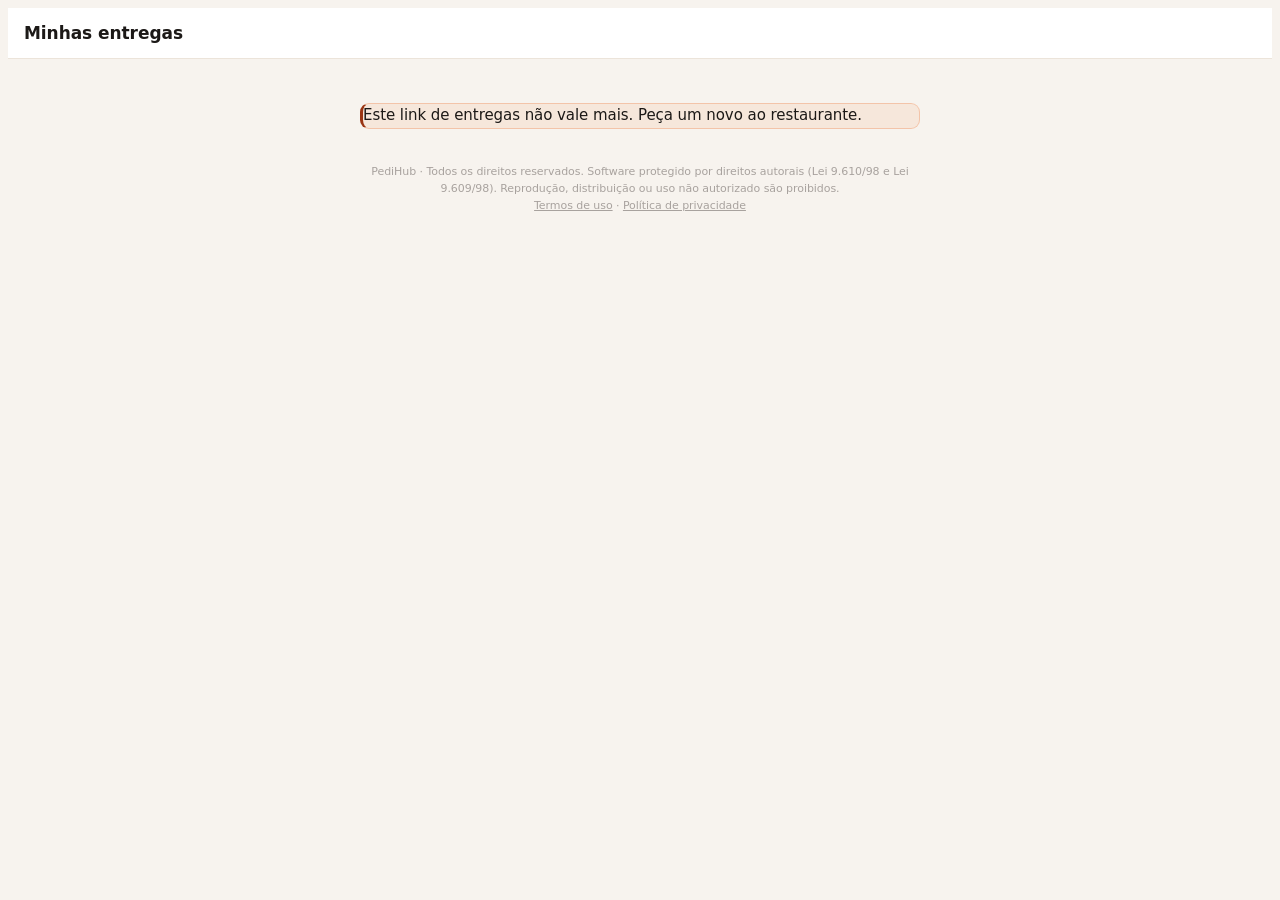
<file: entregador.html>
<!DOCTYPE html>
<html lang="pt-BR">
<head>
<meta charset="UTF-8" />
<!-- NAO ABRE DENTRO DE OUTRO SITE: a pagina mostra endereco e telefone de
     cliente. Mesma trava das outras telas privadas. -->
<script>if(window.top!==window.self){document.documentElement.style.display='none';try{window.top.location.replace(window.location.href);}catch(e){}}</script>
<meta name="viewport" content="width=device-width, initial-scale=1, viewport-fit=cover" />
<title>Minhas entregas — PediHub</title>
<meta name="description" content="As entregas que estão com você, com o endereço e o mapa." />
<!-- Link privado, com o token no endereço: fora do buscador, e sem mandar o
     endereço desta página para o Maps/Waze/WhatsApp quando ele toca neles. -->
<meta name="robots" content="noindex, nofollow" />
<meta name="referrer" content="no-referrer" />
<link rel="icon" type="image/png" href="icones/icone-192.png" />
<link rel="stylesheet" href="estilo.css" />
<style>
body{ background:var(--fundo, #f7f3ee) }
.ent-topo{ position:sticky; top:0; z-index:5; display:flex; align-items:center; gap:10px;
  padding:12px 16px; background:var(--painel); border-bottom:1px solid var(--borda) }
.ent-topo div{ flex:1; min-width:0 }
.ent-topo b{ display:block; font-size:17px; white-space:nowrap; overflow:hidden; text-overflow:ellipsis }
.ent-topo span{ font-size:13px; color:var(--txt2) }
.ent{ max-width:560px; margin:0 auto; padding:14px 16px 24px }
.ent h2{ font-size:16px; margin:18px 0 8px; display:flex; align-items:center; gap:8px }
.ent-qtd{ font-size:12px; font-weight:800; padding:2px 9px; border-radius:var(--r-pill); background:var(--marca); color:#fff }
.ent-cartao{ background:var(--painel); border:1px solid var(--borda); border-radius:var(--r-lg, 14px);
  box-shadow:var(--sombra); padding:14px; margin-bottom:12px }
.ent-cab{ display:flex; justify-content:space-between; gap:8px; align-items:baseline }
.ent-cab b{ font-size:17px }
.ent-cab small{ color:var(--txt2); white-space:nowrap }
.ent-end{ font-size:16px; font-weight:700; margin:8px 0 2px; line-height:1.35 }
.ent-ref{ font-size:14px; color:var(--txt2) }
.ent-botoes{ display:grid; grid-template-columns:1fr 1fr; gap:8px; margin:12px 0 }
.ent-botoes a{ display:flex; align-items:center; justify-content:center; min-height:46px; border-radius:12px;
  border:1px solid var(--borda); background:var(--painel2, #faf7f3); color:var(--txt); font-weight:700;
  text-decoration:none; font-size:15px }
.ent-pag{ border-radius:12px; padding:10px 12px; background:var(--painel2, #faf7f3); font-size:15px; line-height:1.45 }
.ent-pag.dinheiro{ background:color-mix(in srgb, var(--ok) 14%, var(--painel)); }
.ent-pag b{ font-size:17px }
.ent-itens{ font-size:14px; color:var(--txt2); margin:10px 0 0; padding-left:18px }
.ent-obs{ font-size:14px; margin:8px 0 0 }
.ent-entregue{ width:100%; min-height:52px; margin-top:12px; font-size:17px; font-weight:800; border:0;
  border-radius:12px; background:var(--ok); color:#fff; cursor:pointer }
.ent-entregue[disabled]{ opacity:.6 }
.ent-vazio{ color:var(--txt2); background:var(--painel); border:1px dashed var(--borda); border-radius:12px;
  padding:16px; text-align:center }
.ent-hoje{ display:grid; grid-template-columns:1fr 1fr; gap:8px }
.ent-hoje div{ background:var(--painel); border:1px solid var(--borda); border-radius:12px; padding:10px 12px }
.ent-hoje span{ display:block; font-size:12.5px; color:var(--txt2) }
.ent-hoje b{ font-size:17px }
.ent-hoje .ent-saldo{ grid-column:1 / -1 }
.ent-lista{ list-style:none; padding:0; margin:10px 0 0; font-size:14px }
.ent-lista li{ display:flex; justify-content:space-between; gap:8px; padding:7px 0; border-bottom:1px solid var(--borda) }
.ent-dica{ font-size:13px; color:var(--txt2); margin:6px 0 0 }
.ent-erro{ margin-top:30px }
.rodape-legal{ max-width:560px; margin:10px auto 24px; padding:0 16px; font-size:11px; color:var(--txt3); text-align:center }
</style>
</head>
<body>

<header class="ent-topo">
  <div><b id="entCasa">Minhas entregas</b><span id="entQuem">Abrindo…</span></div>
  <button type="button" class="btn btn-peq" id="entAtualizar" onclick="carregar()">Atualizar</button>
</header>
<main class="ent" id="ent">
  <p class="ent-vazio">Abrindo as suas entregas…</p>
</main>
<p class="rodape-legal">PediHub · Todos os direitos reservados. Software protegido por direitos autorais (Lei 9.610/98 e Lei 9.609/98). Reprodução, distribuição ou uso não autorizado são proibidos.<br><a href="termos.html" target="_blank" rel="noopener" style="color:inherit">Termos de uso</a> · <a href="privacidade.html" target="_blank" rel="noopener" style="color:inherit">Política de privacidade</a></p>

<script src="config.js"></script>
<script src="dados.js"></script>
<script>
/* ===========================================================================
   O link do entregador (75_entregadores.sql).

   Sem login: o motoboy muitas vezes é freelancer. O restaurante manda pelo
   WhatsApp um link com um token secreto, um por entregador. Aqui ele vê SÓ
   as entregas que estão com ele ("saiu para entrega"): o endereço, os botões
   do mapa e do WhatsApp do cliente, o que cobrar e o troco — e marca
   "Entregue". O resumo do dia diz quanto recebeu em dinheiro, quanto ganha e
   o acerto com o caixa. Quem calcula tudo é o banco.

   A localização em tempo real fica com o WhatsApp do próprio entregador
   (clipe → Localização → em tempo real): funciona com a tela desligada e não
   custa nada.
   =========================================================================== */
const TOKEN = new URLSearchParams(location.search).get('t') || '';
const $ = i => document.getElementById(i);
const esc = t => String(t == null ? '' : t)
  .replace(/&/g,'&amp;').replace(/</g,'&lt;').replace(/>/g,'&gt;')
  .replace(/"/g,'&quot;').replace(/'/g,'&#39;');
const real = v => Number(v || 0).toLocaleString('pt-BR', { style:'currency', currency:'BRL' });
const hora = iso => { const d = new Date(iso); return isNaN(d) ? '' : d.toLocaleTimeString('pt-BR', { hour:'2-digit', minute:'2-digit' }); };
const PAGAMENTO = {
  dinheiro: 'Dinheiro', pix: 'Pix', debito: 'Cartão de débito', credito: 'Cartão de crédito', cartao: 'Cartão',
};
let dados = null, ocupado = false;

function telefone55(t){
  const d = String(t || '').replace(/\D/g, '');
  return !d ? '' : d.length > 11 ? d : '55' + d;
}
function enderecoEmLinha(p){
  const e = p.endereco || {};
  return [[e.rua, e.numero].filter(Boolean).join(', '), e.complemento, e.bairro || p.bairro].filter(Boolean).join(' · ');
}
function buscaDoMapa(p){
  const e = p.endereco || {};
  return [[e.rua, e.numero].filter(Boolean).join(', '), e.bairro || p.bairro, dados.cidade].filter(Boolean).join(', ');
}
function quadroDoPagamento(p){
  const total = Number(p.total), troco = Number(p.troco || 0);
  if(p.pagamento === 'dinheiro'){
    return `<div class="ent-pag dinheiro">Cobrar <b>${real(total)}</b> em dinheiro${troco > total
      ? `<br>O cliente paga com ${real(troco)}: leve <b>${real(troco - total)}</b> de troco` : ''}</div>`;
  }
  if(p.pagamento === 'pix') return `<div class="ent-pag">Pix — <b>${real(total)}</b>. Não cobra em dinheiro.</div>`;
  return `<div class="ent-pag">${esc(PAGAMENTO[p.pagamento] || p.pagamento)} — <b>${real(total)}</b>. Leve a maquininha.</div>`;
}
function cartao(p){
  const tel = telefone55(p.telefone);
  const primeiro = String(p.nome || '').trim().split(/\s+/)[0] || '';
  const msg = `Olá${primeiro ? ', ' + primeiro : ''}! Sou ${dados.entregador}, da ${dados.casa}. Estou a caminho com o seu pedido #${p.numero}.`;
  const q = encodeURIComponent(buscaDoMapa(p));
  const ref = (p.endereco || {}).referencia;
  return `<div class="ent-cartao" data-pedido="${esc(p.id)}">
    <div class="ent-cab"><b>#${esc(p.numero)} · ${esc(p.nome)}</b><small>saiu ${esc(hora(p.saiuEm))}</small></div>
    <div class="ent-end">${esc(enderecoEmLinha(p))}</div>
    ${ref ? `<div class="ent-ref">Referência: ${esc(ref)}</div>` : ''}
    <div class="ent-botoes">
      <a href="https://www.google.com/maps/search/?api=1&query=${q}" target="_blank" rel="noopener noreferrer">Google Maps</a>
      <a href="https://waze.com/ul?q=${q}&navigate=yes" target="_blank" rel="noopener noreferrer">Waze</a>
      ${tel ? `<a href="https://wa.me/${tel}?text=${encodeURIComponent(msg)}" target="_blank" rel="noopener noreferrer">WhatsApp</a>
               <a href="tel:+${tel}">Ligar</a>` : ''}
    </div>
    ${quadroDoPagamento(p)}
    <ul class="ent-itens">${(p.itens || []).map(i => `<li>${esc(i.quantidade)}× ${esc(i.nome)}</li>`).join('')}</ul>
    ${p.observacao ? `<p class="ent-obs"><b>Observação:</b> ${esc(p.observacao)}</p>` : ''}
    <button type="button" class="ent-entregue" onclick="entreguei('${esc(p.id)}', '${esc(p.numero)}')">✓ Entregue</button>
  </div>`;
}
function desenhar(){
  const d = dados;
  $('entCasa').textContent = d.casa;
  $('entQuem').textContent = 'Entregas de ' + d.entregador;
  document.title = 'Entregas de ' + d.entregador + ' — ' + d.casa;
  const h = d.hoje || {}, saldo = Number(h.saldo || 0);
  $('ent').innerHTML = `
    <h2>A caminho <span class="ent-qtd">${d.caminho.length}</span></h2>
    ${d.caminho.length ? d.caminho.map(cartao).join('')
      : '<p class="ent-vazio">Nenhuma entrega com você agora. Quando o restaurante marcar "Saiu para entrega" com o seu nome, ela aparece aqui sozinha.</p>'}
    ${d.caminho.length ? '<p class="ent-dica">Dica: no WhatsApp do cliente, toque no clipe → Localização → "em tempo real" para ele acompanhar você.</p>' : ''}
    <h2>Hoje</h2>
    <div class="ent-hoje">
      <div><span>Entregas</span><b>${Number(h.entregas || 0)}</b></div>
      <div><span>Recebeu em dinheiro</span><b>${real(h.dinheiro)}</b></div>
      <div><span>Você ganha</span><b>${real(h.ganha)}</b></div>
      <div><span>Troco que levou</span><b>${real(h.troco)}</b></div>
      <div class="ent-saldo"><span>Acerto com o caixa</span><b>${saldo > 0 ? 'Devolver ' + real(saldo)
        : saldo < 0 ? 'Receber ' + real(-saldo) : 'Nada a acertar'}</b></div>
    </div>
    ${(d.entregues || []).length ? `<ul class="ent-lista">${d.entregues.map(x => `<li><span>#${esc(x.numero)} · ${esc(x.bairro || '')}</span>
      <span>${real(x.total)} · ${esc(PAGAMENTO[x.pagamento] || x.pagamento)} · ${esc(hora(x.entregueEm))}</span></li>`).join('')}</ul>` : ''}`;
}
function semLink(){
  $('entQuem').textContent = '';
  $('entAtualizar').style.display = 'none';
  $('ent').innerHTML = '<div class="aviso ent-erro">Este link de entregas não vale mais. Peça um novo ao restaurante.</div>';
}

async function carregar(){
  if(!/^[0-9a-f-]{36}$/i.test(TOKEN)){ semLink(); return; }
  try{
    const r = await Dados.chamar('entregas_do_entregador', { p_token: TOKEN });
    if(!r || !r.ok){ dados = null; semLink(); return; }
    dados = r;
    if(!ocupado) desenhar();
  }catch(e){
    if(!dados) $('ent').innerHTML = '<div class="aviso ent-erro">Sem conexão agora. Tente de novo em instantes.</div>';
  }
}
async function entreguei(id, numero){
  if(!confirm('Confirmar que o pedido #' + numero + ' foi entregue?')) return;
  ocupado = true;
  const bt = document.querySelector(`.ent-cartao[data-pedido="${CSS.escape(id)}"] .ent-entregue`);
  if(bt){ bt.disabled = true; bt.textContent = 'Marcando…'; }
  try{ await Dados.chamar('entregador_entregou', { p_token: TOKEN, p_pedido: id }); }
  catch(e){ alert('Não deu para marcar: ' + String(e && e.message || e).replace(/^.*?:\s*/, '')); }
  ocupado = false;
  await carregar();
}

carregar();
setInterval(() => { if(!document.hidden) carregar(); }, 30000);
document.addEventListener('visibilitychange', () => { if(!document.hidden) carregar(); });
</script>
</body>
</html>
</file>
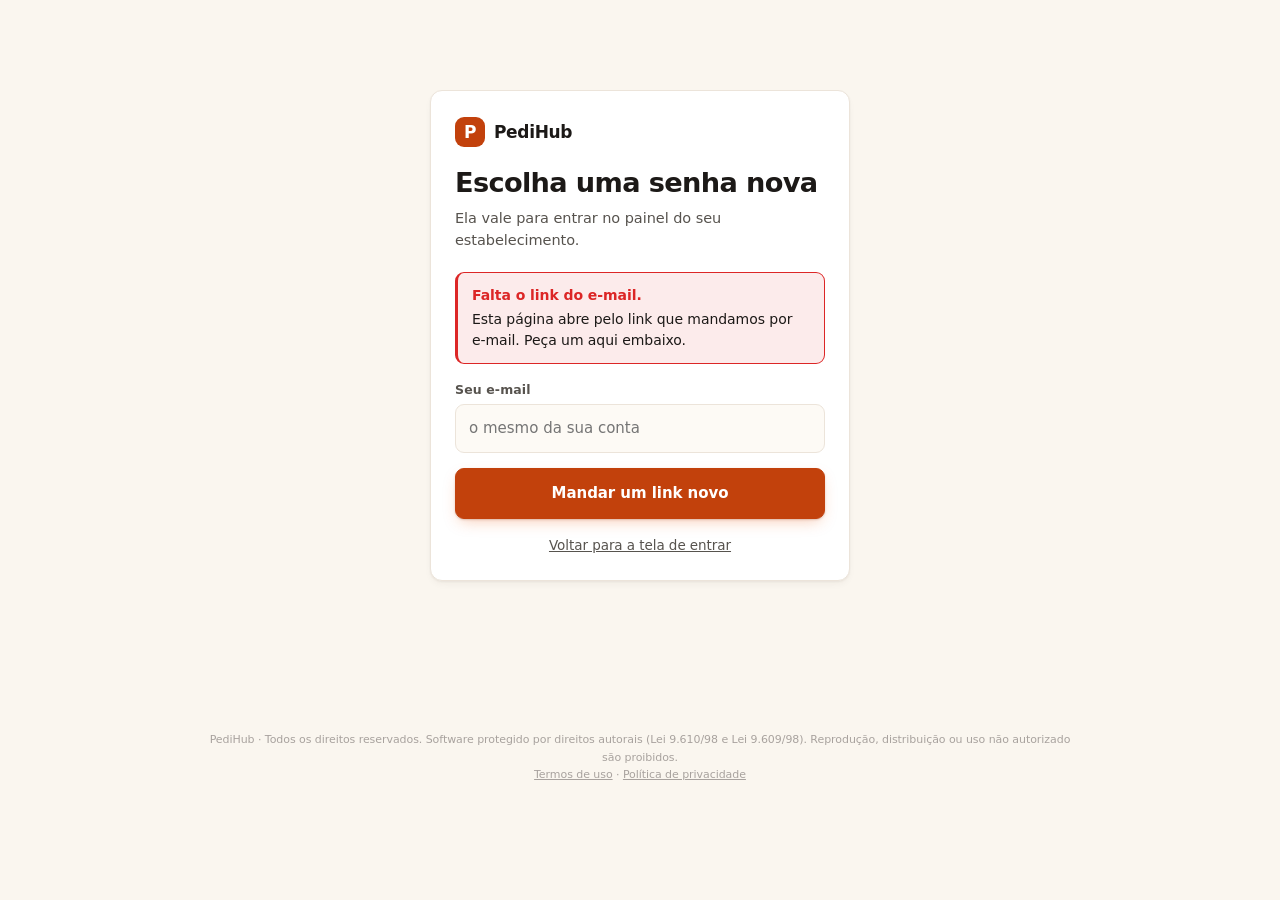
<file: nova-senha.html>
<!DOCTYPE html>
<html lang="pt-BR">
<head>
<meta charset="UTF-8" />
<!-- NAO ABRE DENTRO DE OUTRO SITE (auditoria de seguranca). Sem isto, um site
     qualquer punha esta tela num quadro invisivel e fazia a dona clicar sem
     saber (clickjacking). O GitHub Pages nao deixa mandar o cabecalho que
     barra isso, entao a pagina se recusa sozinha: some e abre no lugar
     certo. O link da cliente (cardapio.html) fica de fora de proposito: o
     salao pode querer o agendamento dentro do proprio site. -->
<script>if(window.top!==window.self){document.documentElement.style.display='none';try{window.top.location.replace(window.location.href);}catch(e){}}</script>
<meta name="viewport" content="width=device-width, initial-scale=1, viewport-fit=cover" />
<title>Nova senha — PediHub</title>
<meta name="description" content="Escolha uma senha nova para entrar no painel." />
<meta name="theme-color" content="#FFFFFF" />
<meta name="robots" content="noindex" />
<link rel="icon" type="image/png" href="icones/icone-192.png" />
<style>
/* ===========================================================================
   PediHub — escolher uma senha nova
   ---------------------------------------------------------------------------
   A pessoa chega aqui pelo link do e-mail, e o link traz uma SESSÃO no
   #fragmento da URL. Fragmento não vai para o servidor — fica só no
   navegador — e é por isso que o Supabase manda o token por ali.

   A tela é curta de propósito: quem chega aqui já esqueceu a senha uma vez
   hoje e não quer ler nada.
   =========================================================================== */
*{box-sizing:border-box;margin:0;padding:0;-webkit-tap-highlight-color:transparent}
button,input{font:inherit;color:inherit}
button{cursor:pointer;border:none;background:none}
body{
  min-height:100dvh; display:grid; place-items:center; padding:22px;
  background:var(--fundo); color:var(--txt);
}
.cartao{
  width:100%; max-width:420px; background:var(--painel);
  border:1px solid var(--borda); border-radius:var(--r);
  padding:26px 24px 24px; box-shadow:var(--sombra-md);
}
.marca{display:flex;align-items:center;gap:9px;margin-bottom:20px;
       font-weight:640;letter-spacing:-.02em;font-size:17px}
.marca i{width:30px;height:30px;border-radius:var(--r-sm);display:grid;
         place-items:center;background:var(--acao);color:var(--acao-txt);font-style:normal}
h1{font-size:1.32rem;line-height:1.2;margin-bottom:7px}
.sub{color:var(--txt2);font-size:14.5px;margin-bottom:20px}
.campo{margin-bottom:15px}
.campo label{display:block;font-size:12.5px;font-weight:600;color:var(--txt2);
             margin-bottom:5px;letter-spacing:.01em}
.campo input{
  width:100%; padding:12px 13px; border-radius:var(--r-sm);
  border:1px solid var(--borda); background:var(--painel2);
}
.campo input:focus{outline:2px solid var(--acao);outline-offset:1px;border-color:transparent}
.grande{
  width:100%; padding:13px; border-radius:var(--r-sm); font-weight:600;
  font-size:15px; background:var(--acao); color:var(--acao-txt);
}
.grande[disabled]{opacity:.6;cursor:default}
.aviso{
  /* ⚠ BLOCO, e não flex: com flex, o título, a frase e o link do aviso
     viravam colunas lado a lado ("Este link já venceu" num celular). */
  display:block;padding:12px 14px;border-radius:var(--r-sm);
  margin-bottom:16px;font-size:14px;line-height:1.5;
  border:1px solid var(--borda);border-left:3px solid var(--acao);
  background:var(--painel2);
}
.aviso.ruim{border-left-color:var(--pe-500);background:var(--pe-soft)}
.aviso.ok{border-left-color:var(--su-500);background:var(--su-soft)}
.aviso b{display:block;margin-bottom:3px}
.aviso a{color:inherit;font-weight:600}
.repedir{margin-bottom:4px}
.pe{margin-top:16px;text-align:center;font-size:13.5px}
.pe a{color:var(--txt2)}
.forca{display:flex;gap:4px;margin-top:7px}
.forca i{flex:1;height:3px;border-radius:2px;background:var(--borda)}
.forca i.on{background:var(--acao)}
.forca-txt{font-size:12px;color:var(--txt2);margin-top:5px}

.rodape-legal{
  max-width:900px;margin:0 auto;padding:14px 16px 26px;
  font-size:11px;line-height:1.6;color:var(--txt3,#8a8a8a);text-align:center;
}
</style>
<link rel="stylesheet" href="estilo.css" />
</head>
<body>

<main class="cartao">
  <div class="marca"><i>P</i><span>Pedi<b>Hub</b></span></div>

  <div id="corpo">
    <h1>Escolha uma senha nova</h1>
    <p class="sub" id="sub">Ela vale para entrar no painel do seu estabelecimento.</p>

    <div id="aviso"></div>

    <!-- Pedir outro link AQUI MESMO. Antes a tela mandava para a de entrar
         do painel — a cliente do link do restaurante caía numa tela que não é a
         dela, e perdia o caminho de volta para o restaurante. -->
    <form id="repedir" class="repedir" style="display:none" novalidate
          onsubmit="event.preventDefault(); pedirOutro();">
      <div class="campo">
        <label for="emailNovo">Seu e-mail</label>
        <input id="emailNovo" type="email" autocomplete="email" inputmode="email"
               placeholder="o mesmo da sua conta">
      </div>
      <button class="grande" id="btRepedir" type="submit">Mandar um link novo</button>
    </form>

    <form id="form" onsubmit="event.preventDefault(); salvar();">
      <div class="campo">
        <label for="senha">Nova senha</label>
        <input id="senha" type="password" autocomplete="new-password"
               placeholder="pelo menos 8 caracteres" oninput="medir()">
        <div class="forca"><i id="f1"></i><i id="f2"></i><i id="f3"></i></div>
        <div class="forca-txt" id="fTxt"></div>
      </div>
      <div class="campo">
        <label for="senha2">Repita a senha</label>
        <input id="senha2" type="password" autocomplete="new-password"
               placeholder="a mesma de cima">
      </div>
      <button class="grande" id="btSalvar" type="submit">Salvar e entrar</button>
    </form>

    <p class="pe"><a id="voltarLink" href="entrar.html">Voltar para a tela de entrar</a></p>
  </div>
</main>

<script src="config.js"></script>
<script src="dados.js"></script>
<script>
'use strict';

const NA_NUVEM = !!(window.Dados && window.Dados.ligado);

function mostrar(tipo, html){
  document.getElementById('aviso').innerHTML =
    '<div class="aviso ' + tipo + '">' + html + '</div>';
}
const escapar = t => String(t == null ? '' : t).replace(/[&<>"']/g,
  c => ({ '&':'&amp;', '<':'&lt;', '>':'&gt;', '"':'&quot;', "'":'&#39;' })[c]);

/* A cliente que pediu pelo link do restaurante volta para o link do restaurante.
   ⚠ SÓ A PÁGINA DA CLIENTE, e do próprio site: aceitar qualquer `volta`
   faria desta tela um redirecionador para fora, com a pessoa já logada. */
const VOLTA = (() => {
  const v = new URLSearchParams(location.search).get('volta') || '';
  return /^agendar\.html\?salao=[a-z0-9-]{1,60}$/.test(v) ? v : '';
})();
if(VOLTA){
  document.getElementById('sub').textContent =
    'É com ela e o seu e-mail que você entra no link do restaurante.';
  const a = document.getElementById('voltarLink');
  a.href = VOLTA; a.textContent = 'Voltar para o restaurante';
}

/* Sem link que sirva: o formulário de senha some, e no lugar dele aparece o
   de pedir outro — na mesma tela, sem mandar a pessoa para outro lugar.
   As três causas vão escritas porque são as três que acontecem: passou da
   hora, o link já foi aberto (por ela, ou por um antivírus do e-mail), ou
   ela pediu dois e-mails e abriu o mais velho — o pedido novo apaga o
   anterior. */
function semLink(motivo, detalhe){
  document.getElementById('form').style.display = 'none';
  document.getElementById('repedir').style.display = '';
  mostrar('ruim', motivo === 'falta'
    ? '<b>Falta o link do e-mail.</b>Esta página abre pelo link que mandamos '
      + 'por e-mail. Peça um aqui embaixo.'
    : motivo === 'vencido'
    ? '<b>Este link não vale mais.</b>Cada link funciona uma vez só, por uma '
      + 'hora — e, se você pediu mais de um e-mail, só o último vale. Peça um '
      + 'novo aqui embaixo e use o do e-mail mais recente.'
    : '<b>Não consegui usar este link.</b>Peça um novo aqui embaixo.'
      + (detalhe ? '<br><span class="mono">' + escapar(detalhe) + '</span>' : ''));
}

/* ── DE ONDE VEM O TOKEN ──────────────────────────────────────────────────
   O Supabase devolve a pessoa com um #fragmento assim:

     nova-senha.html#access_token=...&type=recovery&refresh_token=...

   Fragmento não é enviado ao servidor — é a razão de o token vir por ali e
   não na query. Lemos, guardamos na memória e LIMPAMOS a barra de endereço:
   um token de recuperação no histórico do navegador é uma senha esquecida
   num papel em cima da mesa.

   Quando o link expira, o Supabase manda `error_description` no mesmo
   fragmento — e essa mensagem, em inglês, é mais útil traduzida do que
   escondida.
   ──────────────────────────────────────────────────────────────────────── */
let entrada = null;

(function lerFragmento(){
  const bruto = (location.hash || '').replace(/^#/, '');
  const q = new URLSearchParams(bruto);

  /* ⚠ O `error_description` vem da barra de endereço, e qualquer um monta
     um link com o texto que quiser ali. Ia cru para o innerHTML; agora
     passa pelo escapar(), como todo texto de fora. */
  if(q.get('error') || q.get('error_description')){
    const cru = q.get('error_description') || q.get('error') || '';
    entrada = null;
    if(/expired|invalid/i.test(cru) || q.get('error_code') === 'otp_expired') semLink('vencido');
    else semLink('outro', cru);
  } else {
    const token = q.get('access_token');
    if(token) entrada = { token, refresh: q.get('refresh_token') };
    /* O link do modelo de e-mail com `{{ .TokenHash }}`: traz só o código,
       e ele é gasto no Salvar (dados.js → abrirLinkDeSenha). */
    else if(q.get('token_hash') && (q.get('type') || 'recovery') === 'recovery')
      entrada = { hash: q.get('token_hash') };
  }

  // Tira o token da barra de endereço sem recarregar a página.
  if(bruto){
    try{ history.replaceState(null, '', location.pathname + location.search); }
    catch(e){}
  }
})();

if(!entrada && document.getElementById('form').style.display !== 'none'){
  if(!NA_NUVEM){
    mostrar('info', '<b>Esta é a demonstração.</b>Aqui não existe senha — o '
      + 'botão <b>Entrar no painel</b> abre o sistema direto.');
    document.getElementById('form').style.display = 'none';
  } else {
    /* Chegou sem token: digitou o endereço na mão, ou o link foi aberto duas
       vezes e o fragmento se perdeu na primeira. Dizer isso é melhor que
       mostrar um formulário que vai falhar no fim. */
    semLink('falta');
  }
}

/* ── PEDIR OUTRO LINK, DAQUI ─────────────────────────────────────────────
   As mesmas regras da tela de entrar: nunca dizer se o e-mail existe, e o
   limite de envio dito como limite (esperar), não como erro de conexão. */
async function pedirOutro(){
  const email = (document.getElementById('emailNovo').value || '').trim();
  if(!/^[^\s@]+@[^\s@]+\.[^\s@]{2,}$/.test(email)){
    mostrar('ruim', '<b>Confira o e-mail.</b>Parece incompleto.');
    document.getElementById('emailNovo').focus();
    return;
  }
  const bt = document.getElementById('btRepedir');
  bt.disabled = true; bt.textContent = 'Enviando…';
  try{
    await Dados.pedirNovaSenha(email, VOLTA || undefined);
  }catch(e){
    console.error('[PediHub] pedir outro link:', e);
    const cod = String(e.codigo || ''), cru = String(e.message || '');
    if(cod.indexOf('rate_limit') >= 0 || e.status === 429
       || /after \d+ seconds|rate limit|security purposes/i.test(cru)){
      const seg = (cru.match(/after (\d+) seconds/) || [])[1];
      mostrar('info', '<b>Espere ' + (seg ? seg + ' segundos' : 'alguns minutos')
        + ' para pedir de novo.</b>Há um limite de e-mails seguidos — não é '
        + 'erro seu, e o pedido anterior pode já estar a caminho. Confira a '
        + 'caixa de entrada e o lixo eletrônico.');
    } else {
      mostrar('ruim', '<b>Não consegui enviar agora.</b>Verifique a conexão e '
        + 'tente de novo em instantes.');
    }
    bt.disabled = false; bt.textContent = 'Mandar um link novo';
    return;
  }
  mostrar('ok', '<b>Se houver conta com ' + escapar(email) + ', o link novo já '
    + 'está a caminho.</b>Use o do e-mail mais recente — os anteriores deixam '
    + 'de valer. Se não chegar em alguns minutos, procure no lixo eletrônico.');
  bt.disabled = false; bt.textContent = 'Mandar de novo';
}

/* A mesma régra do cadastro: só tamanho. Regra de composição — "misture
   letras e números" — produz "Senha123" e nada mais seguro; comprimento é o
   que importa, e é o que o NIST recomenda desde 2017. */
function medir(){
  const s = document.getElementById('senha').value;
  const n = s.length >= 12 ? (/[^a-zA-Z]/.test(s) ? 3 : 2) : (s.length >= 8 ? 1 : 0);
  for(let i = 1; i <= 3; i++)
    document.getElementById('f' + i).classList.toggle('on', i <= n);
  document.getElementById('fTxt').textContent =
    ['curta','fraca','boa','forte'][n];
}

async function salvar(){
  const s1 = document.getElementById('senha').value;
  const s2 = document.getElementById('senha2').value;

  if(s1.length < 8){
    mostrar('ruim', '<b>A senha precisa de pelo menos 8 caracteres.</b>'
      + 'Uma frase curta funciona bem, e é mais fácil de lembrar.');
    return;
  }
  if(s1 !== s2){
    mostrar('ruim', '<b>As duas senhas não são iguais.</b>Confira a segunda.');
    document.getElementById('senha2').focus();
    return;
  }

  const bt = document.getElementById('btSalvar');
  bt.disabled = true; bt.textContent = 'Salvando…';
  /* Pelo `codigo` primeiro, como nas outras telas: `error_code` é a mesma
     palavra em toda versão do Supabase, o texto em inglês não é. */
  const venceu = e => {
    const cod = String(e.codigo || ''), cru = String(e.message || '');
    return ['bad_jwt','session_expired','session_not_found',
            'otp_expired','validation_failed'].indexOf(cod) >= 0
        || (!cod && /expired|invalid|JWT/i.test(cru));
  };
  try{
    // Link com código: é agora, no Salvar, que ele é gasto.
    if(entrada.hash && !entrada.token)
      Object.assign(entrada, await Dados.abrirLinkDeSenha(entrada.hash));
    await Dados.trocarSenha({ token: entrada.token, refresh: entrada.refresh,
                              senha: s1 });
  }catch(e){
    console.error('[PediHub] trocar senha:', e);
    bt.disabled = false; bt.textContent = 'Salvar e entrar';
    if(venceu(e)) return semLink('vencido');
    const cru = String(e.message || '');
    mostrar('ruim', '<b>Não consegui trocar a senha.</b>Tente de novo em '
      + 'instantes.<br><span class="mono">'
      + escapar(cru || ('HTTP ' + e.status)) + '</span>');
    return;
  }

  /* Trocada a senha, a pessoa JÁ ESTÁ logada — o token de recuperação virou
     sessão. Mandar de volta para a tela de entrar seria pedir que ela digite
     agora a senha que acabou de escolher. */
  mostrar('ok', VOLTA ? '<b>Senha trocada.</b>Voltando para o restaurante…'
                      : '<b>Senha trocada.</b>Abrindo o painel…');
  setTimeout(() => { location.href = VOLTA || 'app.html'; }, 900);
}
</script>
<p class="rodape-legal">PediHub · Todos os direitos reservados. Software protegido por direitos autorais (Lei 9.610/98 e Lei 9.609/98). Reprodução, distribuição ou uso não autorizado são proibidos.<br><a href="termos.html" target="_blank" rel="noopener" style="color:inherit">Termos de uso</a> · <a href="privacidade.html" target="_blank" rel="noopener" style="color:inherit">Política de privacidade</a></p>
</body>
</html>
</file>
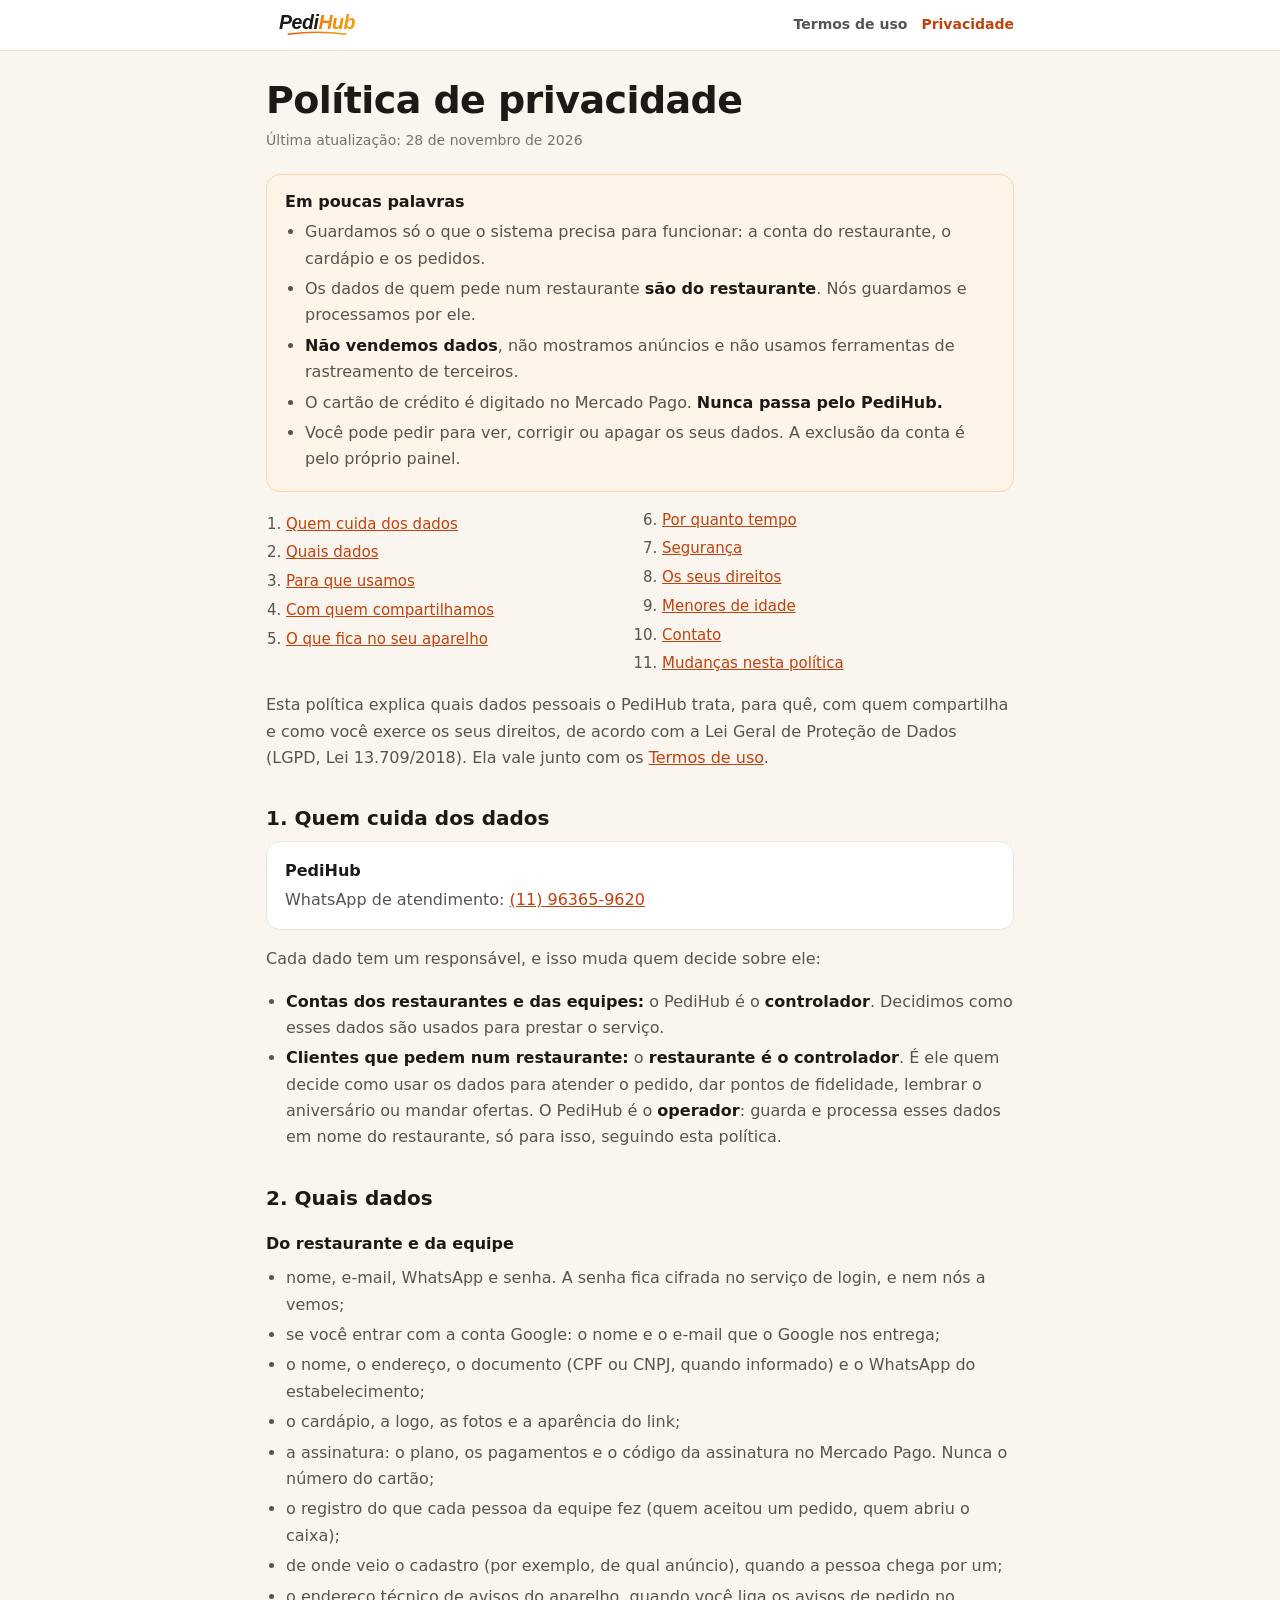
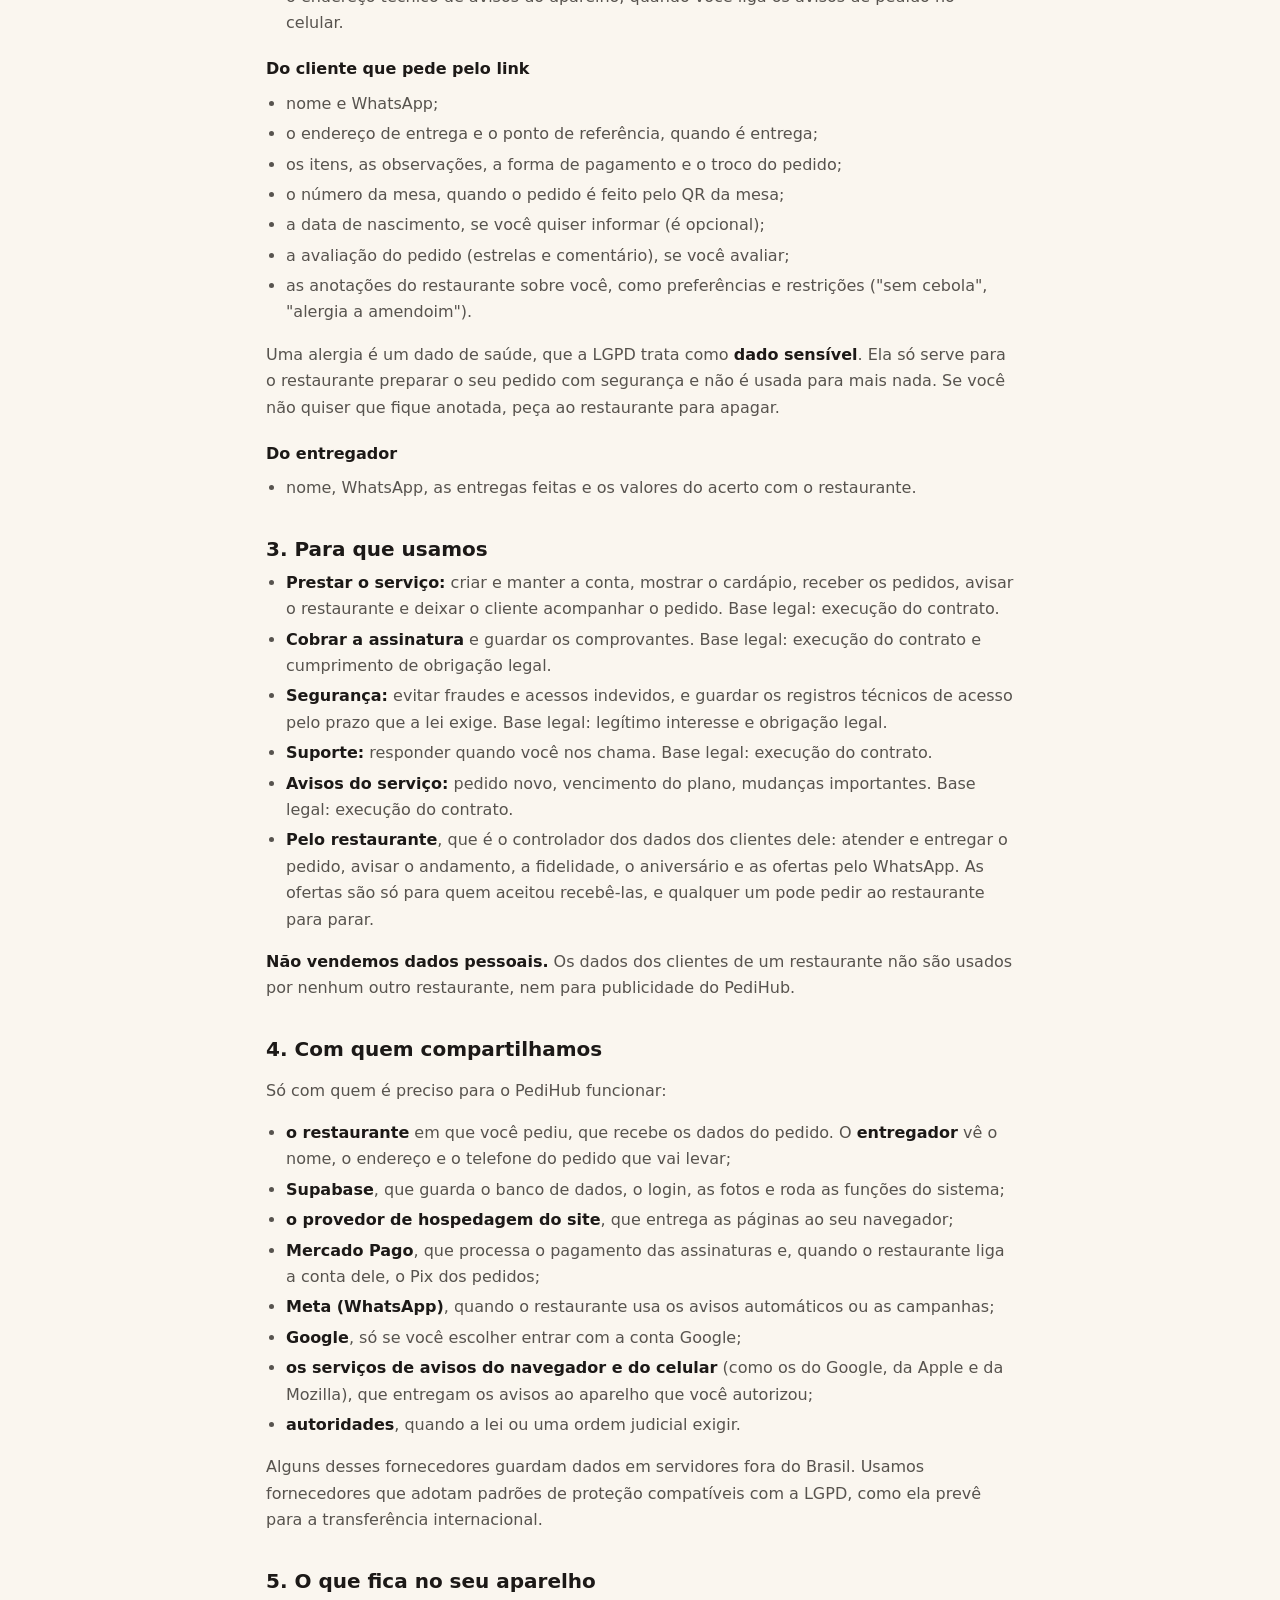
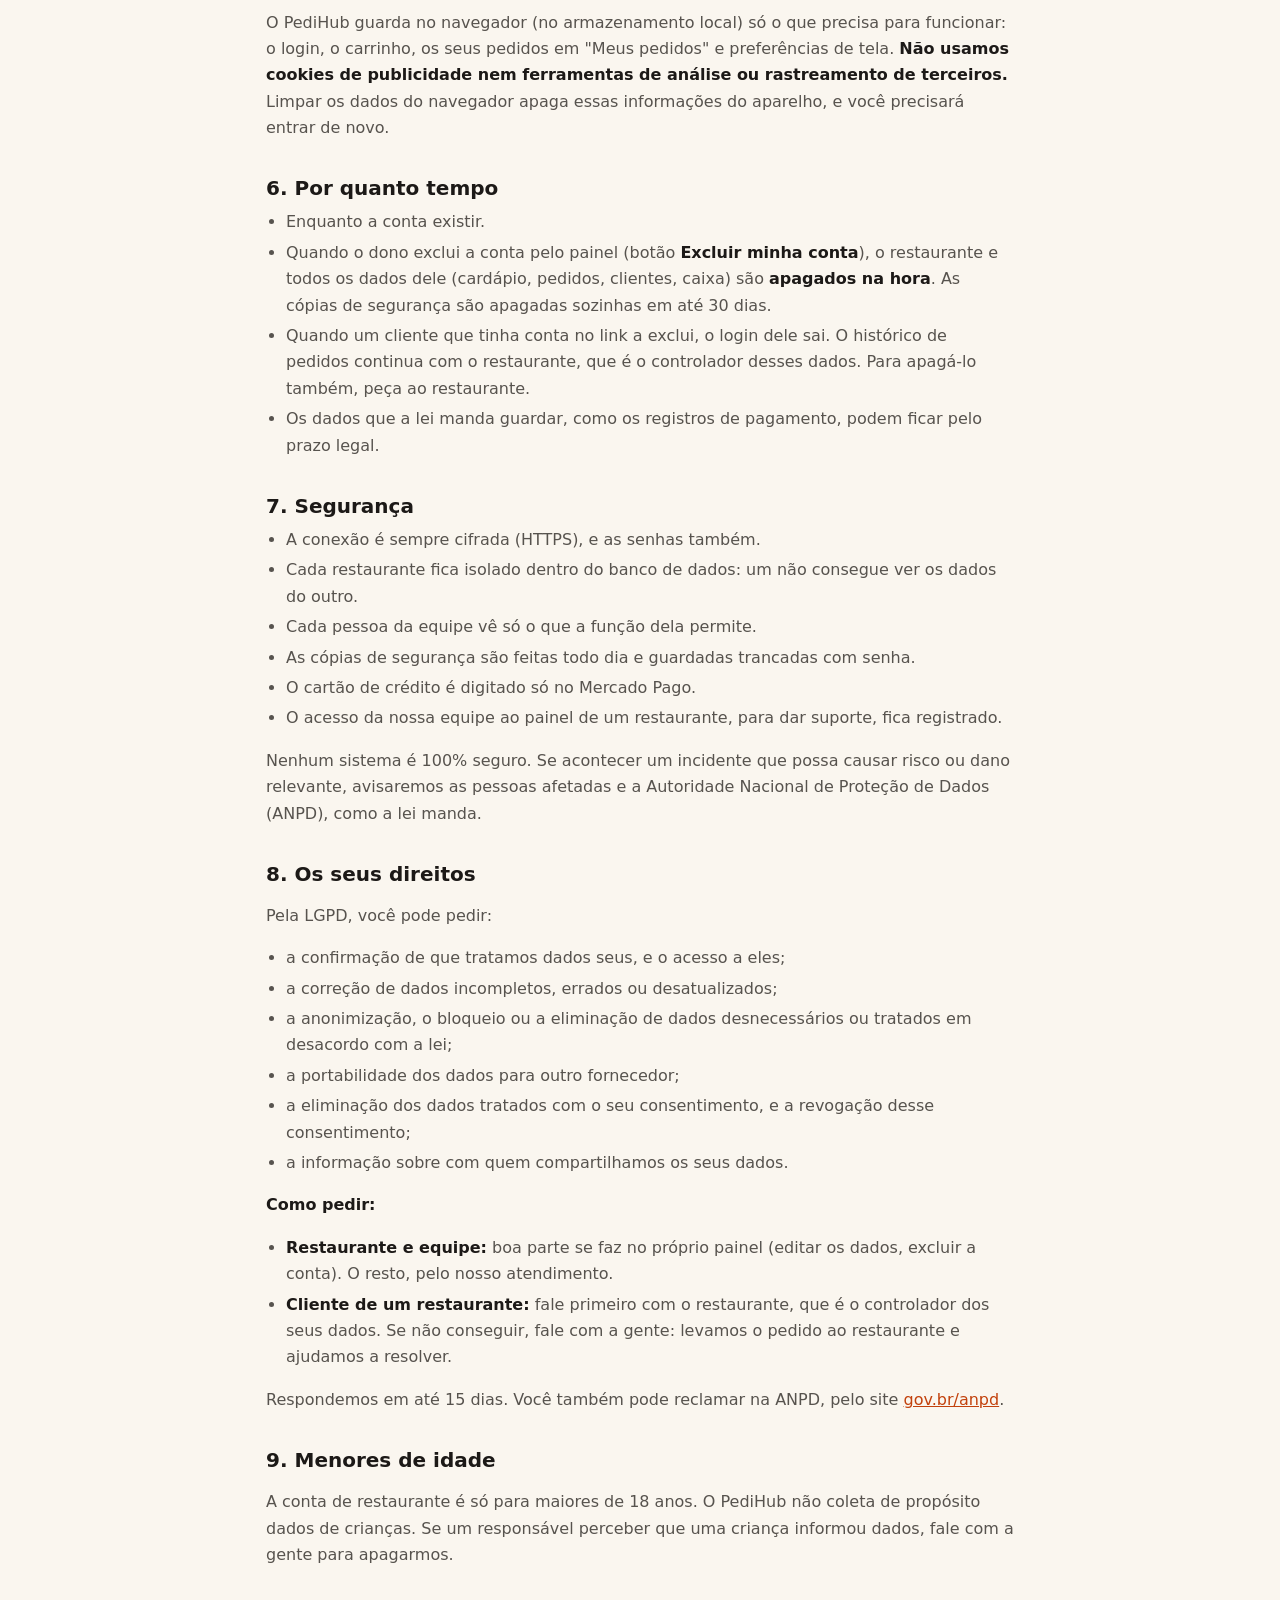
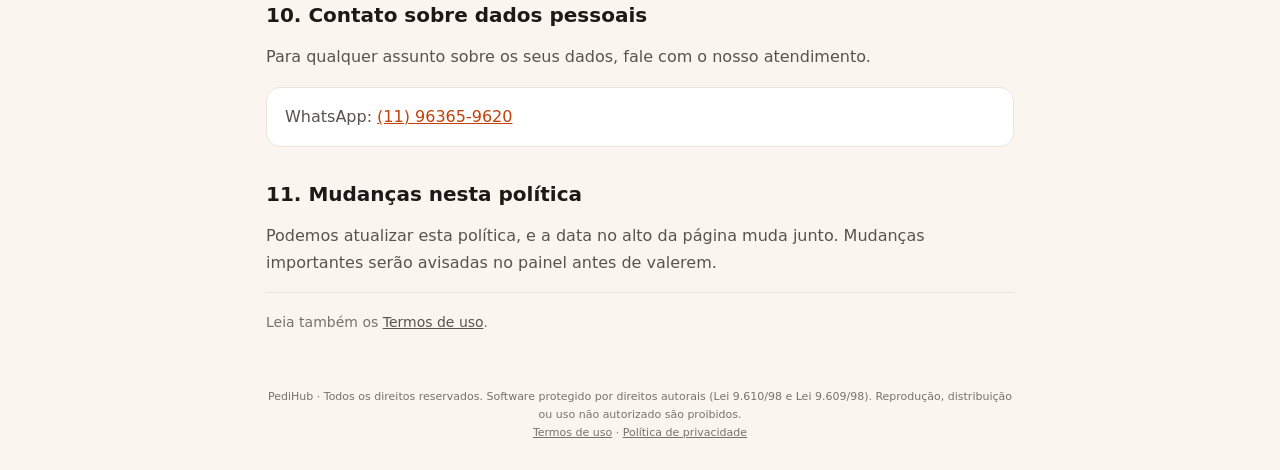
<file: privacidade.html>
<!DOCTYPE html>
<html lang="pt-BR">
<head>
<meta charset="UTF-8" />
<meta name="viewport" content="width=device-width, initial-scale=1" />
<title>Política de privacidade | PediHub</title>
<meta name="description" content="Como o PediHub cuida dos dados pessoais dos restaurantes, das equipes e dos clientes que pedem pelo link, conforme a LGPD." />
<meta name="theme-color" content="#1C1917">
<link rel="icon" type="image/png" href="icones/icone-192.png">
<link rel="apple-touch-icon" href="icones/apple-touch-icon.png">
<link rel="stylesheet" href="legal.css">
</head>
<body>

<header class="topo">
  <div class="casca">
    <a href="conheca.html" aria-label="PediHub — página inicial">
      <picture><source media="(prefers-color-scheme: dark)" srcset="icones/marca-linha.svg"><img src="icones/logotipo-escuro-linha.svg" alt="PediHub"></picture>
    </a>
    <nav>
      <a href="termos.html">Termos de uso</a>
      <a href="privacidade.html" aria-current="page">Privacidade</a>
    </nav>
  </div>
</header>

<main class="casca">
  <h1>Política de privacidade</h1>
  <p class="data">Última atualização: 28 de novembro de 2026</p>

  <div class="resumo">
    <b class="tit">Em poucas palavras</b>
    <ul>
      <li>Guardamos só o que o sistema precisa para funcionar: a conta do restaurante, o cardápio e os pedidos.</li>
      <li>Os dados de quem pede num restaurante <b>são do restaurante</b>. Nós guardamos e processamos por ele.</li>
      <li><b>Não vendemos dados</b>, não mostramos anúncios e não usamos ferramentas de rastreamento de terceiros.</li>
      <li>O cartão de crédito é digitado no Mercado Pago. <b>Nunca passa pelo PediHub.</b></li>
      <li>Você pode pedir para ver, corrigir ou apagar os seus dados. A exclusão da conta é pelo próprio painel.</li>
    </ul>
  </div>

  <ol class="indice">
    <li><a href="#quem">Quem cuida dos dados</a></li>
    <li><a href="#dados">Quais dados</a></li>
    <li><a href="#uso">Para que usamos</a></li>
    <li><a href="#compartilhamento">Com quem compartilhamos</a></li>
    <li><a href="#aparelho">O que fica no seu aparelho</a></li>
    <li><a href="#tempo">Por quanto tempo</a></li>
    <li><a href="#seguranca">Segurança</a></li>
    <li><a href="#direitos">Os seus direitos</a></li>
    <li><a href="#menores">Menores de idade</a></li>
    <li><a href="#contato">Contato</a></li>
    <li><a href="#mudancas">Mudanças nesta política</a></li>
  </ol>

  <p>Esta política explica quais dados pessoais o PediHub trata, para quê, com quem compartilha e
    como você exerce os seus direitos, de acordo com a Lei Geral de Proteção de Dados
    (LGPD, Lei 13.709/2018). Ela vale junto com os <a href="termos.html">Termos de uso</a>.</p>

  <h2 id="quem">1. Quem cuida dos dados</h2>
  <ul class="quem">
    <li><b data-empresa="nome">PediHub</b></li>
    <li data-se="razao" hidden>Razão social: <span data-empresa="razao"></span></li>
    <li data-se="cnpj" hidden>CNPJ: <span data-empresa="cnpj"></span></li>
    <li data-se="cidade" hidden>Sede: <span data-empresa="cidade"></span></li>
    <li data-se="whatsapp" hidden>WhatsApp de atendimento: <a data-empresa="whatsapp"></a></li>
    <li data-se="email" hidden>E-mail: <a data-empresa="email"></a></li>
  </ul>
  <p>Cada dado tem um responsável, e isso muda quem decide sobre ele:</p>
  <ul>
    <li><b>Contas dos restaurantes e das equipes:</b> o PediHub é o <b>controlador</b>. Decidimos como esses dados são usados para prestar o serviço.</li>
    <li><b>Clientes que pedem num restaurante:</b> o <b>restaurante é o controlador</b>. É ele quem decide como usar os dados para atender o pedido, dar pontos de fidelidade, lembrar o aniversário ou mandar ofertas. O PediHub é o <b>operador</b>: guarda e processa esses dados em nome do restaurante, só para isso, seguindo esta política.</li>
  </ul>

  <h2 id="dados">2. Quais dados</h2>
  <h3>Do restaurante e da equipe</h3>
  <ul>
    <li>nome, e-mail, WhatsApp e senha. A senha fica cifrada no serviço de login, e nem nós a vemos;</li>
    <li>se você entrar com a conta Google: o nome e o e-mail que o Google nos entrega;</li>
    <li>o nome, o endereço, o documento (CPF ou CNPJ, quando informado) e o WhatsApp do estabelecimento;</li>
    <li>o cardápio, a logo, as fotos e a aparência do link;</li>
    <li>a assinatura: o plano, os pagamentos e o código da assinatura no Mercado Pago. Nunca o número do cartão;</li>
    <li>o registro do que cada pessoa da equipe fez (quem aceitou um pedido, quem abriu o caixa);</li>
    <li>de onde veio o cadastro (por exemplo, de qual anúncio), quando a pessoa chega por um;</li>
    <li>o endereço técnico de avisos do aparelho, quando você liga os avisos de pedido no celular.</li>
  </ul>
  <h3>Do cliente que pede pelo link</h3>
  <ul>
    <li>nome e WhatsApp;</li>
    <li>o endereço de entrega e o ponto de referência, quando é entrega;</li>
    <li>os itens, as observações, a forma de pagamento e o troco do pedido;</li>
    <li>o número da mesa, quando o pedido é feito pelo QR da mesa;</li>
    <li>a data de nascimento, se você quiser informar (é opcional);</li>
    <li>a avaliação do pedido (estrelas e comentário), se você avaliar;</li>
    <li>as anotações do restaurante sobre você, como preferências e restrições ("sem cebola", "alergia a amendoim").</li>
  </ul>
  <p>Uma alergia é um dado de saúde, que a LGPD trata como <b>dado sensível</b>. Ela só serve para o
    restaurante preparar o seu pedido com segurança e não é usada para mais nada. Se você não quiser que
    fique anotada, peça ao restaurante para apagar.</p>
  <h3>Do entregador</h3>
  <ul>
    <li>nome, WhatsApp, as entregas feitas e os valores do acerto com o restaurante.</li>
  </ul>

  <h2 id="uso">3. Para que usamos</h2>
  <ul>
    <li><b>Prestar o serviço:</b> criar e manter a conta, mostrar o cardápio, receber os pedidos, avisar o restaurante e deixar o cliente acompanhar o pedido. Base legal: execução do contrato.</li>
    <li><b>Cobrar a assinatura</b> e guardar os comprovantes. Base legal: execução do contrato e cumprimento de obrigação legal.</li>
    <li><b>Segurança:</b> evitar fraudes e acessos indevidos, e guardar os registros técnicos de acesso pelo prazo que a lei exige. Base legal: legítimo interesse e obrigação legal.</li>
    <li><b>Suporte:</b> responder quando você nos chama. Base legal: execução do contrato.</li>
    <li><b>Avisos do serviço:</b> pedido novo, vencimento do plano, mudanças importantes. Base legal: execução do contrato.</li>
    <li><b>Pelo restaurante</b>, que é o controlador dos dados dos clientes dele: atender e entregar o pedido, avisar o andamento, a fidelidade, o aniversário e as ofertas pelo WhatsApp. As ofertas são só para quem aceitou recebê-las, e qualquer um pode pedir ao restaurante para parar.</li>
  </ul>
  <p><b>Não vendemos dados pessoais.</b> Os dados dos clientes de um restaurante não são usados por
    nenhum outro restaurante, nem para publicidade do PediHub.</p>

  <h2 id="compartilhamento">4. Com quem compartilhamos</h2>
  <p>Só com quem é preciso para o PediHub funcionar:</p>
  <ul>
    <li><b>o restaurante</b> em que você pediu, que recebe os dados do pedido. O <b>entregador</b> vê o nome, o endereço e o telefone do pedido que vai levar;</li>
    <li><b>Supabase</b>, que guarda o banco de dados, o login, as fotos e roda as funções do sistema;</li>
    <li><b>o provedor de hospedagem do site</b>, que entrega as páginas ao seu navegador;</li>
    <li><b>Mercado Pago</b>, que processa o pagamento das assinaturas e, quando o restaurante liga a conta dele, o Pix dos pedidos;</li>
    <li><b>Meta (WhatsApp)</b>, quando o restaurante usa os avisos automáticos ou as campanhas;</li>
    <li><b>Google</b>, só se você escolher entrar com a conta Google;</li>
    <li><b>os serviços de avisos do navegador e do celular</b> (como os do Google, da Apple e da Mozilla), que entregam os avisos ao aparelho que você autorizou;</li>
    <li><b>autoridades</b>, quando a lei ou uma ordem judicial exigir.</li>
  </ul>
  <p>Alguns desses fornecedores guardam dados em servidores fora do Brasil. Usamos fornecedores que
    adotam padrões de proteção compatíveis com a LGPD, como ela prevê para a transferência
    internacional.</p>

  <h2 id="aparelho">5. O que fica no seu aparelho</h2>
  <p>O PediHub guarda no navegador (no armazenamento local) só o que precisa para funcionar: o login, o
    carrinho, os seus pedidos em "Meus pedidos" e preferências de tela. <b>Não usamos cookies de
    publicidade nem ferramentas de análise ou rastreamento de terceiros.</b> Limpar os dados do
    navegador apaga essas informações do aparelho, e você precisará entrar de novo.</p>

  <h2 id="tempo">6. Por quanto tempo</h2>
  <ul>
    <li>Enquanto a conta existir.</li>
    <li>Quando o dono exclui a conta pelo painel (botão <b>Excluir minha conta</b>), o restaurante e todos os dados dele (cardápio, pedidos, clientes, caixa) são <b>apagados na hora</b>. As cópias de segurança são apagadas sozinhas em até 30 dias.</li>
    <li>Quando um cliente que tinha conta no link a exclui, o login dele sai. O histórico de pedidos continua com o restaurante, que é o controlador desses dados. Para apagá-lo também, peça ao restaurante.</li>
    <li>Os dados que a lei manda guardar, como os registros de pagamento, podem ficar pelo prazo legal.</li>
  </ul>

  <h2 id="seguranca">7. Segurança</h2>
  <ul>
    <li>A conexão é sempre cifrada (HTTPS), e as senhas também.</li>
    <li>Cada restaurante fica isolado dentro do banco de dados: um não consegue ver os dados do outro.</li>
    <li>Cada pessoa da equipe vê só o que a função dela permite.</li>
    <li>As cópias de segurança são feitas todo dia e guardadas trancadas com senha.</li>
    <li>O cartão de crédito é digitado só no Mercado Pago.</li>
    <li>O acesso da nossa equipe ao painel de um restaurante, para dar suporte, fica registrado.</li>
  </ul>
  <p>Nenhum sistema é 100% seguro. Se acontecer um incidente que possa causar risco ou dano relevante,
    avisaremos as pessoas afetadas e a Autoridade Nacional de Proteção de Dados (ANPD), como a lei manda.</p>

  <h2 id="direitos">8. Os seus direitos</h2>
  <p>Pela LGPD, você pode pedir:</p>
  <ul>
    <li>a confirmação de que tratamos dados seus, e o acesso a eles;</li>
    <li>a correção de dados incompletos, errados ou desatualizados;</li>
    <li>a anonimização, o bloqueio ou a eliminação de dados desnecessários ou tratados em desacordo com a lei;</li>
    <li>a portabilidade dos dados para outro fornecedor;</li>
    <li>a eliminação dos dados tratados com o seu consentimento, e a revogação desse consentimento;</li>
    <li>a informação sobre com quem compartilhamos os seus dados.</li>
  </ul>
  <p><b>Como pedir:</b></p>
  <ul>
    <li><b>Restaurante e equipe:</b> boa parte se faz no próprio painel (editar os dados, excluir a conta). O resto, pelo nosso atendimento.</li>
    <li><b>Cliente de um restaurante:</b> fale primeiro com o restaurante, que é o controlador dos seus dados. Se não conseguir, fale com a gente: levamos o pedido ao restaurante e ajudamos a resolver.</li>
  </ul>
  <p>Respondemos em até 15 dias. Você também pode reclamar na ANPD, pelo site
    <a href="https://www.gov.br/anpd" target="_blank" rel="noopener">gov.br/anpd</a>.</p>

  <h2 id="menores">9. Menores de idade</h2>
  <p>A conta de restaurante é só para maiores de 18 anos. O PediHub não coleta de propósito dados de
    crianças. Se um responsável perceber que uma criança informou dados, fale com a gente para
    apagarmos.</p>

  <h2 id="contato">10. Contato sobre dados pessoais</h2>
  <p>Para qualquer assunto sobre os seus dados, fale com o nosso atendimento.</p>
  <ul class="quem">
    <li data-se="whatsapp" hidden>WhatsApp: <a data-empresa="whatsapp"></a></li>
    <li data-se="email" hidden>E-mail: <a data-empresa="email"></a></li>
  </ul>

  <h2 id="mudancas">11. Mudanças nesta política</h2>
  <p>Podemos atualizar esta política, e a data no alto da página muda junto. Mudanças importantes
    serão avisadas no painel antes de valerem.</p>

  <div class="rodape">
    Leia também os <a href="termos.html">Termos de uso</a>.
  </div>
</main>

<p class="rodape-legal">PediHub · Todos os direitos reservados. Software protegido por direitos autorais (Lei 9.610/98 e Lei 9.609/98). Reprodução, distribuição ou uso não autorizado são proibidos.<br><a href="termos.html">Termos de uso</a> · <a href="privacidade.html">Política de privacidade</a></p>

<script src="empresa.js"></script>
</body>
</html>
</file>
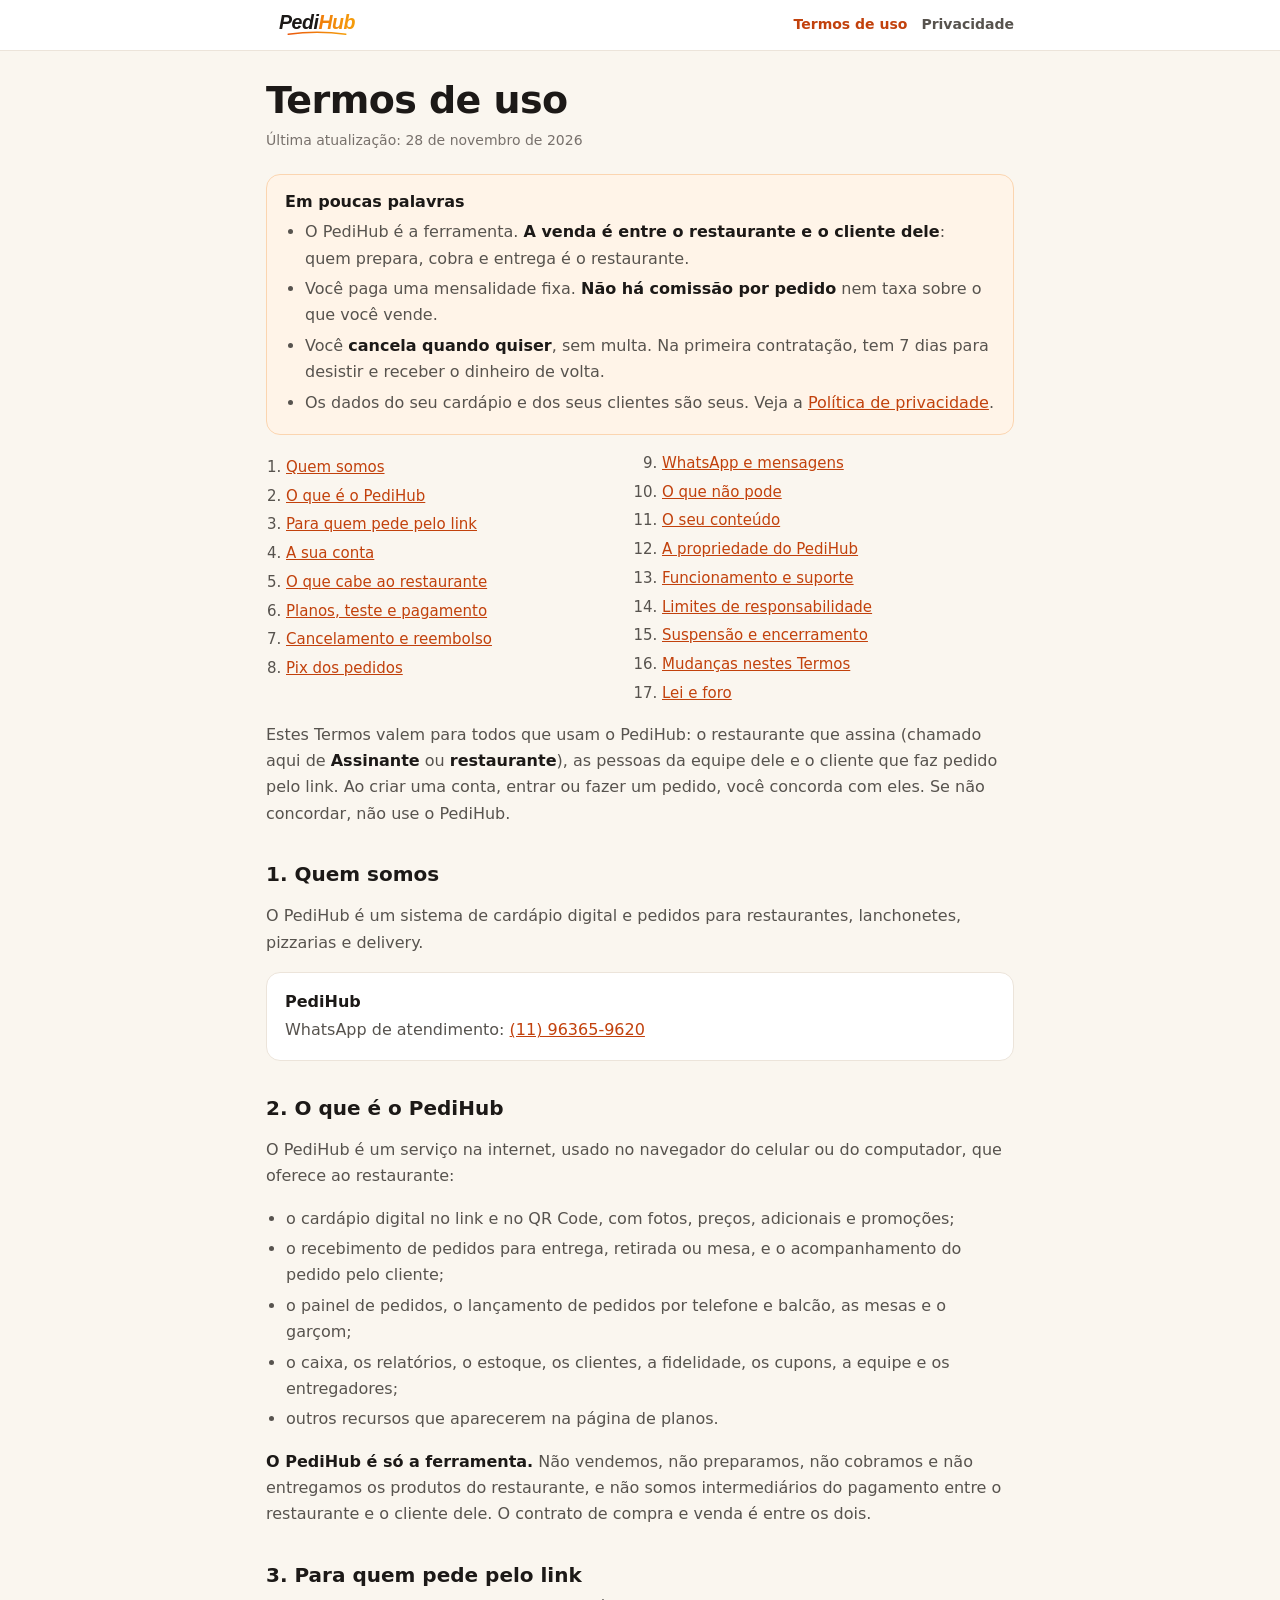
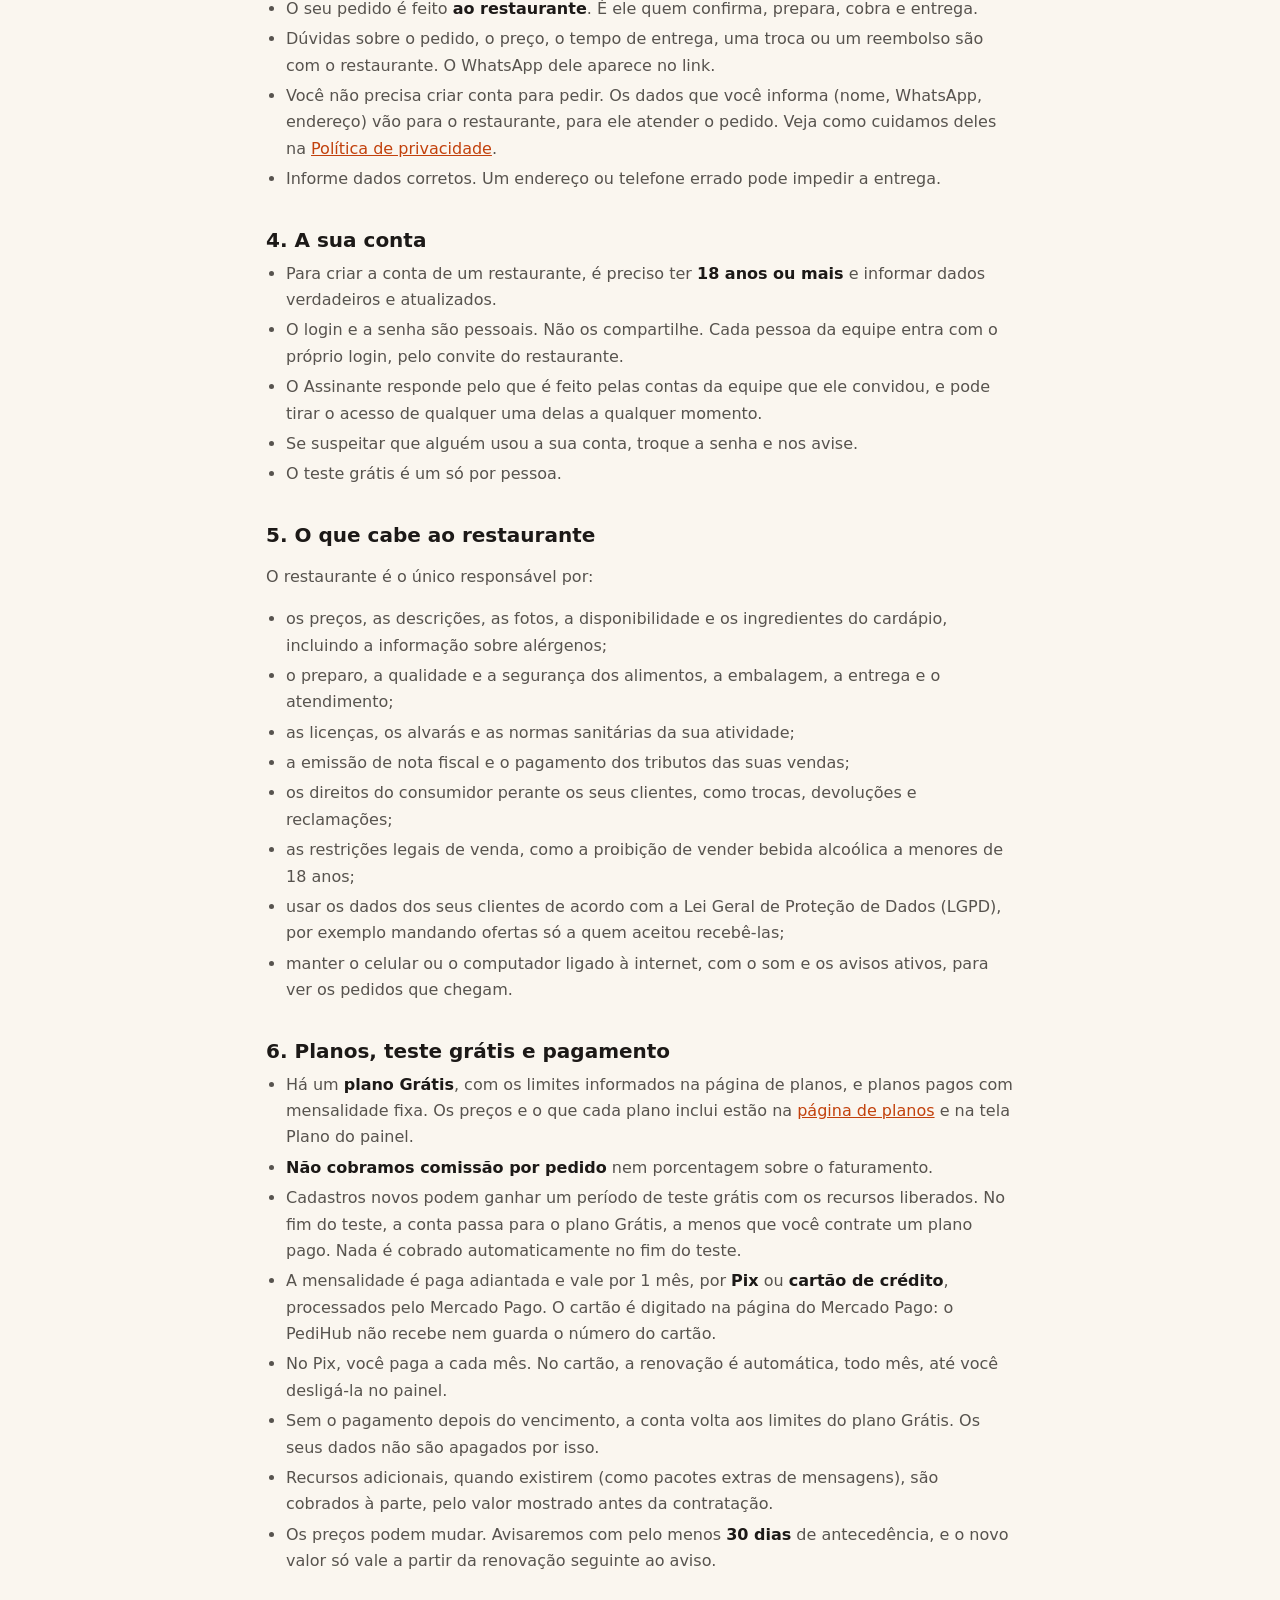
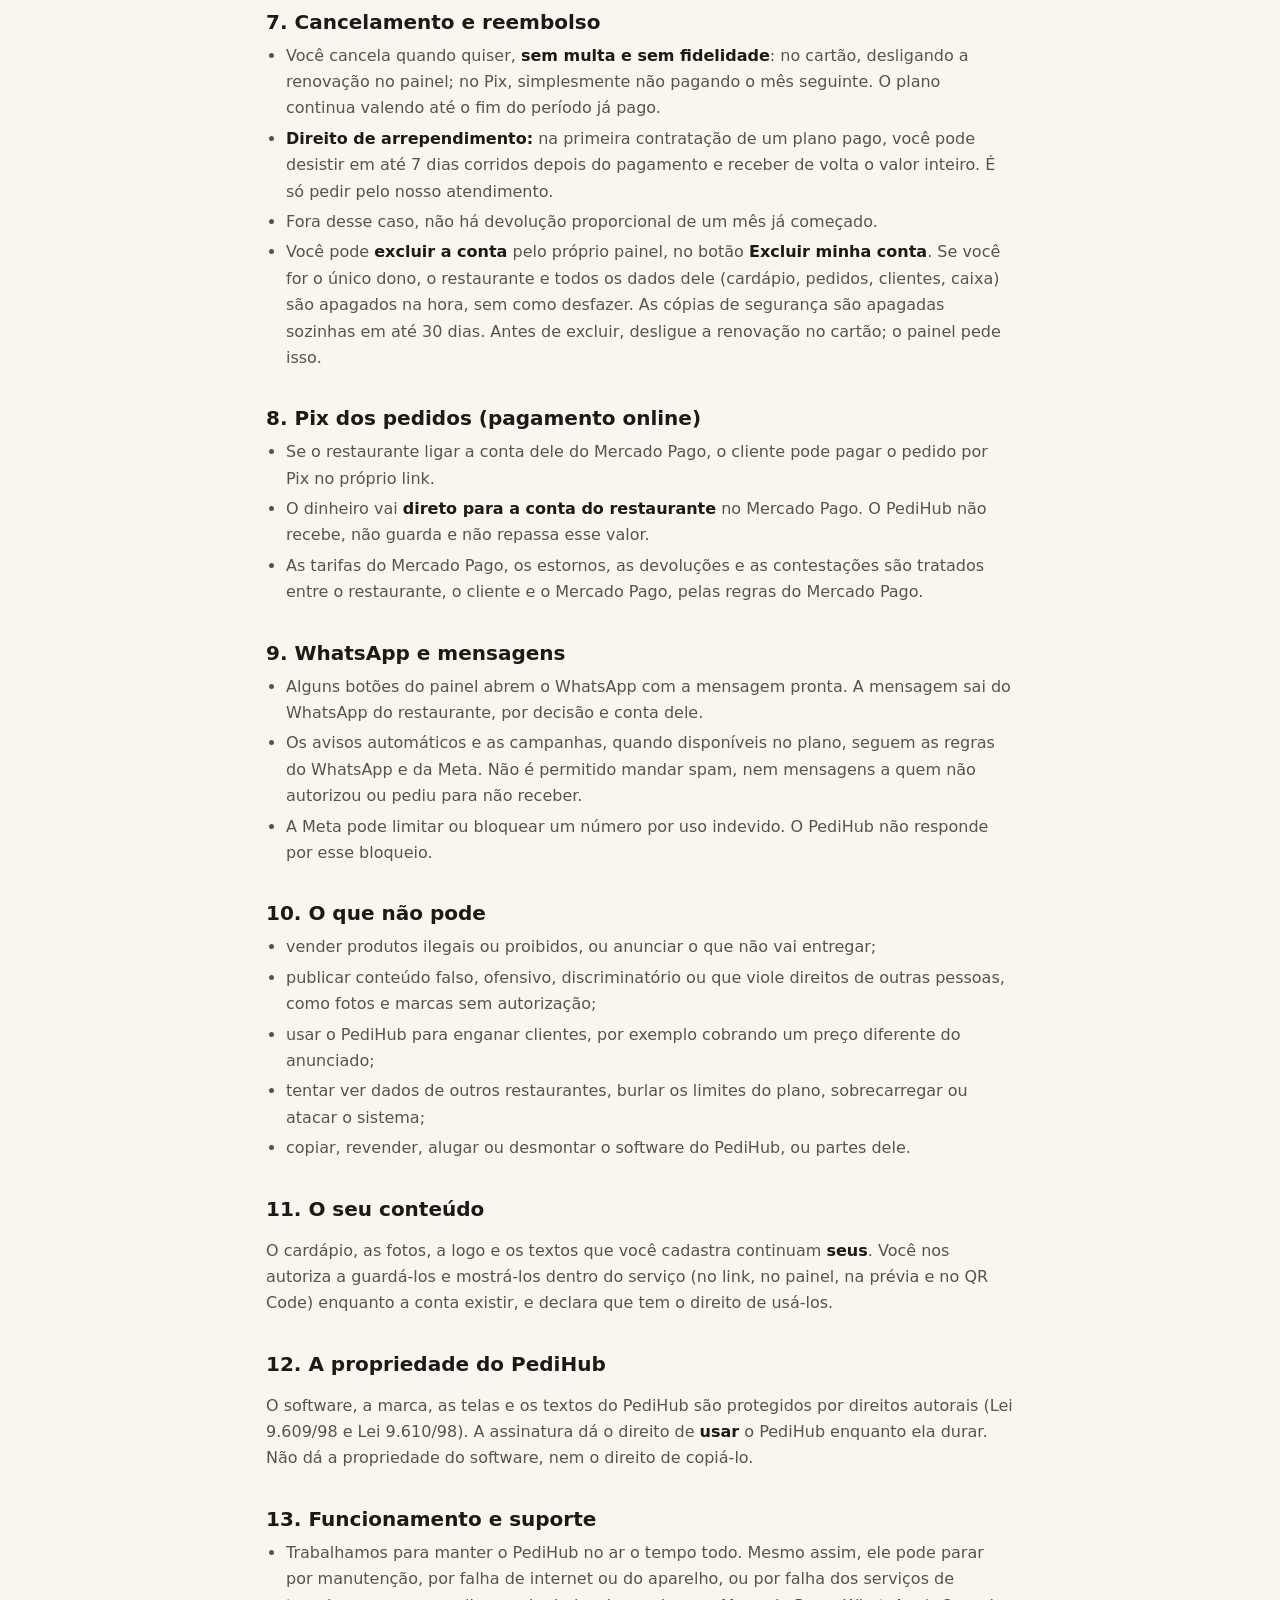
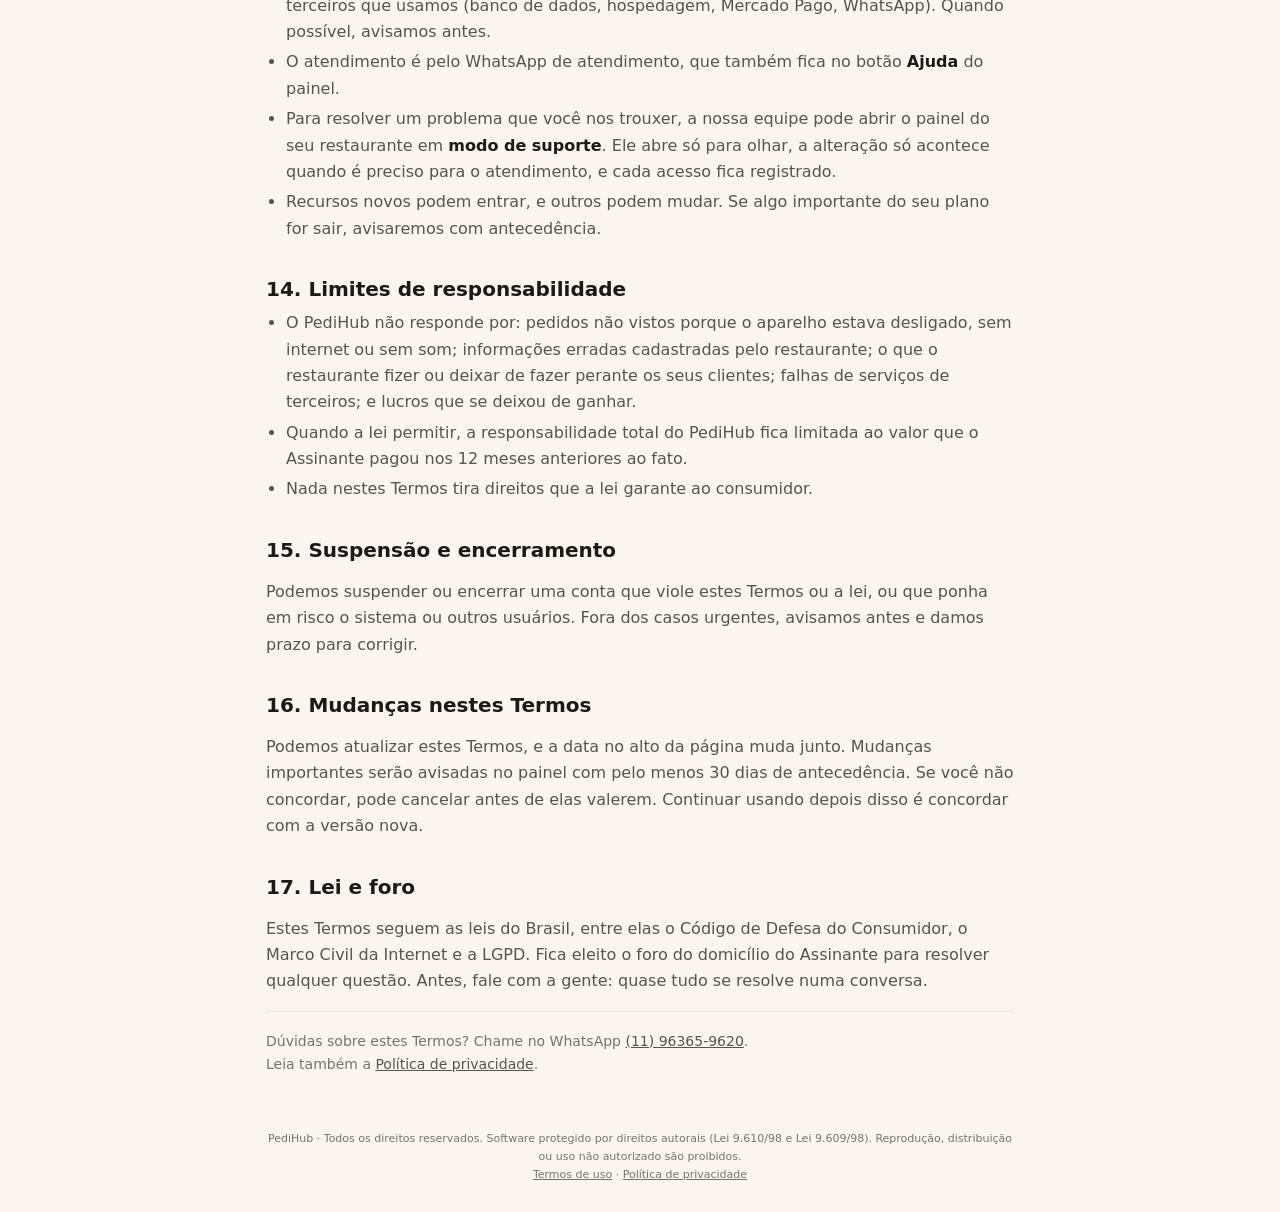
<file: termos.html>
<!DOCTYPE html>
<html lang="pt-BR">
<head>
<meta charset="UTF-8" />
<meta name="viewport" content="width=device-width, initial-scale=1" />
<title>Termos de uso | PediHub</title>
<meta name="description" content="Os Termos de uso do PediHub: o que é o serviço, os planos, o pagamento, o cancelamento e as responsabilidades do restaurante e do PediHub." />
<meta name="theme-color" content="#1C1917">
<link rel="icon" type="image/png" href="icones/icone-192.png">
<link rel="apple-touch-icon" href="icones/apple-touch-icon.png">
<link rel="stylesheet" href="legal.css">
</head>
<body>

<header class="topo">
  <div class="casca">
    <a href="conheca.html" aria-label="PediHub — página inicial">
      <picture><source media="(prefers-color-scheme: dark)" srcset="icones/marca-linha.svg"><img src="icones/logotipo-escuro-linha.svg" alt="PediHub"></picture>
    </a>
    <nav>
      <a href="termos.html" aria-current="page">Termos de uso</a>
      <a href="privacidade.html">Privacidade</a>
    </nav>
  </div>
</header>

<main class="casca">
  <h1>Termos de uso</h1>
  <p class="data">Última atualização: 28 de novembro de 2026</p>

  <div class="resumo">
    <b class="tit">Em poucas palavras</b>
    <ul>
      <li>O PediHub é a ferramenta. <b>A venda é entre o restaurante e o cliente dele</b>: quem prepara, cobra e entrega é o restaurante.</li>
      <li>Você paga uma mensalidade fixa. <b>Não há comissão por pedido</b> nem taxa sobre o que você vende.</li>
      <li>Você <b>cancela quando quiser</b>, sem multa. Na primeira contratação, tem 7 dias para desistir e receber o dinheiro de volta.</li>
      <li>Os dados do seu cardápio e dos seus clientes são seus. Veja a <a href="privacidade.html">Política de privacidade</a>.</li>
    </ul>
  </div>

  <ol class="indice">
    <li><a href="#quem">Quem somos</a></li>
    <li><a href="#servico">O que é o PediHub</a></li>
    <li><a href="#cliente">Para quem pede pelo link</a></li>
    <li><a href="#conta">A sua conta</a></li>
    <li><a href="#restaurante">O que cabe ao restaurante</a></li>
    <li><a href="#planos">Planos, teste e pagamento</a></li>
    <li><a href="#cancelar">Cancelamento e reembolso</a></li>
    <li><a href="#pix">Pix dos pedidos</a></li>
    <li><a href="#whatsapp">WhatsApp e mensagens</a></li>
    <li><a href="#proibido">O que não pode</a></li>
    <li><a href="#conteudo">O seu conteúdo</a></li>
    <li><a href="#propriedade">A propriedade do PediHub</a></li>
    <li><a href="#funcionamento">Funcionamento e suporte</a></li>
    <li><a href="#responsabilidade">Limites de responsabilidade</a></li>
    <li><a href="#suspensao">Suspensão e encerramento</a></li>
    <li><a href="#mudancas">Mudanças nestes Termos</a></li>
    <li><a href="#lei">Lei e foro</a></li>
  </ol>

  <p>Estes Termos valem para todos que usam o PediHub: o restaurante que assina (chamado aqui de
    <b>Assinante</b> ou <b>restaurante</b>), as pessoas da equipe dele e o cliente que faz pedido pelo
    link. Ao criar uma conta, entrar ou fazer um pedido, você concorda com eles. Se não concordar,
    não use o PediHub.</p>

  <h2 id="quem">1. Quem somos</h2>
  <p>O PediHub é um sistema de cardápio digital e pedidos para restaurantes, lanchonetes, pizzarias
    e delivery.</p>
  <ul class="quem">
    <li><b data-empresa="nome">PediHub</b></li>
    <li data-se="razao" hidden>Razão social: <span data-empresa="razao"></span></li>
    <li data-se="cnpj" hidden>CNPJ: <span data-empresa="cnpj"></span></li>
    <li data-se="cidade" hidden>Sede: <span data-empresa="cidade"></span></li>
    <li data-se="whatsapp" hidden>WhatsApp de atendimento: <a data-empresa="whatsapp"></a></li>
    <li data-se="email" hidden>E-mail: <a data-empresa="email"></a></li>
  </ul>

  <h2 id="servico">2. O que é o PediHub</h2>
  <p>O PediHub é um serviço na internet, usado no navegador do celular ou do computador, que oferece
    ao restaurante:</p>
  <ul>
    <li>o cardápio digital no link e no QR Code, com fotos, preços, adicionais e promoções;</li>
    <li>o recebimento de pedidos para entrega, retirada ou mesa, e o acompanhamento do pedido pelo cliente;</li>
    <li>o painel de pedidos, o lançamento de pedidos por telefone e balcão, as mesas e o garçom;</li>
    <li>o caixa, os relatórios, o estoque, os clientes, a fidelidade, os cupons, a equipe e os entregadores;</li>
    <li>outros recursos que aparecerem na página de planos.</li>
  </ul>
  <p><b>O PediHub é só a ferramenta.</b> Não vendemos, não preparamos, não cobramos e não entregamos os
    produtos do restaurante, e não somos intermediários do pagamento entre o restaurante e o cliente
    dele. O contrato de compra e venda é entre os dois.</p>

  <h2 id="cliente">3. Para quem pede pelo link</h2>
  <ul>
    <li>O seu pedido é feito <b>ao restaurante</b>. É ele quem confirma, prepara, cobra e entrega.</li>
    <li>Dúvidas sobre o pedido, o preço, o tempo de entrega, uma troca ou um reembolso são com o
      restaurante. O WhatsApp dele aparece no link.</li>
    <li>Você não precisa criar conta para pedir. Os dados que você informa (nome, WhatsApp, endereço)
      vão para o restaurante, para ele atender o pedido. Veja como cuidamos deles na
      <a href="privacidade.html">Política de privacidade</a>.</li>
    <li>Informe dados corretos. Um endereço ou telefone errado pode impedir a entrega.</li>
  </ul>

  <h2 id="conta">4. A sua conta</h2>
  <ul>
    <li>Para criar a conta de um restaurante, é preciso ter <b>18 anos ou mais</b> e informar dados verdadeiros e atualizados.</li>
    <li>O login e a senha são pessoais. Não os compartilhe. Cada pessoa da equipe entra com o próprio login, pelo convite do restaurante.</li>
    <li>O Assinante responde pelo que é feito pelas contas da equipe que ele convidou, e pode tirar o acesso de qualquer uma delas a qualquer momento.</li>
    <li>Se suspeitar que alguém usou a sua conta, troque a senha e nos avise.</li>
    <li>O teste grátis é um só por pessoa.</li>
  </ul>

  <h2 id="restaurante">5. O que cabe ao restaurante</h2>
  <p>O restaurante é o único responsável por:</p>
  <ul>
    <li>os preços, as descrições, as fotos, a disponibilidade e os ingredientes do cardápio, incluindo a informação sobre alérgenos;</li>
    <li>o preparo, a qualidade e a segurança dos alimentos, a embalagem, a entrega e o atendimento;</li>
    <li>as licenças, os alvarás e as normas sanitárias da sua atividade;</li>
    <li>a emissão de nota fiscal e o pagamento dos tributos das suas vendas;</li>
    <li>os direitos do consumidor perante os seus clientes, como trocas, devoluções e reclamações;</li>
    <li>as restrições legais de venda, como a proibição de vender bebida alcoólica a menores de 18 anos;</li>
    <li>usar os dados dos seus clientes de acordo com a Lei Geral de Proteção de Dados (LGPD), por exemplo mandando ofertas só a quem aceitou recebê-las;</li>
    <li>manter o celular ou o computador ligado à internet, com o som e os avisos ativos, para ver os pedidos que chegam.</li>
  </ul>

  <h2 id="planos">6. Planos, teste grátis e pagamento</h2>
  <ul>
    <li>Há um <b>plano Grátis</b>, com os limites informados na página de planos, e planos pagos com mensalidade fixa. Os preços e o que cada plano inclui estão na <a href="conheca.html#planos">página de planos</a> e na tela Plano do painel.</li>
    <li><b>Não cobramos comissão por pedido</b> nem porcentagem sobre o faturamento.</li>
    <li>Cadastros novos podem ganhar um período de teste grátis com os recursos liberados. No fim do teste, a conta passa para o plano Grátis, a menos que você contrate um plano pago. Nada é cobrado automaticamente no fim do teste.</li>
    <li>A mensalidade é paga adiantada e vale por 1 mês, por <b>Pix</b> ou <b>cartão de crédito</b>, processados pelo Mercado Pago. O cartão é digitado na página do Mercado Pago: o PediHub não recebe nem guarda o número do cartão.</li>
    <li>No Pix, você paga a cada mês. No cartão, a renovação é automática, todo mês, até você desligá-la no painel.</li>
    <li>Sem o pagamento depois do vencimento, a conta volta aos limites do plano Grátis. Os seus dados não são apagados por isso.</li>
    <li>Recursos adicionais, quando existirem (como pacotes extras de mensagens), são cobrados à parte, pelo valor mostrado antes da contratação.</li>
    <li>Os preços podem mudar. Avisaremos com pelo menos <b>30 dias</b> de antecedência, e o novo valor só vale a partir da renovação seguinte ao aviso.</li>
  </ul>

  <h2 id="cancelar">7. Cancelamento e reembolso</h2>
  <ul>
    <li>Você cancela quando quiser, <b>sem multa e sem fidelidade</b>: no cartão, desligando a renovação no painel; no Pix, simplesmente não pagando o mês seguinte. O plano continua valendo até o fim do período já pago.</li>
    <li><b>Direito de arrependimento:</b> na primeira contratação de um plano pago, você pode desistir em até 7 dias corridos depois do pagamento e receber de volta o valor inteiro. É só pedir pelo nosso atendimento.</li>
    <li>Fora desse caso, não há devolução proporcional de um mês já começado.</li>
    <li>Você pode <b>excluir a conta</b> pelo próprio painel, no botão <b>Excluir minha conta</b>. Se você for o único dono, o restaurante e todos os dados dele (cardápio, pedidos, clientes, caixa) são apagados na hora, sem como desfazer. As cópias de segurança são apagadas sozinhas em até 30 dias. Antes de excluir, desligue a renovação no cartão; o painel pede isso.</li>
  </ul>

  <h2 id="pix">8. Pix dos pedidos (pagamento online)</h2>
  <ul>
    <li>Se o restaurante ligar a conta dele do Mercado Pago, o cliente pode pagar o pedido por Pix no próprio link.</li>
    <li>O dinheiro vai <b>direto para a conta do restaurante</b> no Mercado Pago. O PediHub não recebe, não guarda e não repassa esse valor.</li>
    <li>As tarifas do Mercado Pago, os estornos, as devoluções e as contestações são tratados entre o restaurante, o cliente e o Mercado Pago, pelas regras do Mercado Pago.</li>
  </ul>

  <h2 id="whatsapp">9. WhatsApp e mensagens</h2>
  <ul>
    <li>Alguns botões do painel abrem o WhatsApp com a mensagem pronta. A mensagem sai do WhatsApp do restaurante, por decisão e conta dele.</li>
    <li>Os avisos automáticos e as campanhas, quando disponíveis no plano, seguem as regras do WhatsApp e da Meta. Não é permitido mandar spam, nem mensagens a quem não autorizou ou pediu para não receber.</li>
    <li>A Meta pode limitar ou bloquear um número por uso indevido. O PediHub não responde por esse bloqueio.</li>
  </ul>

  <h2 id="proibido">10. O que não pode</h2>
  <ul>
    <li>vender produtos ilegais ou proibidos, ou anunciar o que não vai entregar;</li>
    <li>publicar conteúdo falso, ofensivo, discriminatório ou que viole direitos de outras pessoas, como fotos e marcas sem autorização;</li>
    <li>usar o PediHub para enganar clientes, por exemplo cobrando um preço diferente do anunciado;</li>
    <li>tentar ver dados de outros restaurantes, burlar os limites do plano, sobrecarregar ou atacar o sistema;</li>
    <li>copiar, revender, alugar ou desmontar o software do PediHub, ou partes dele.</li>
  </ul>

  <h2 id="conteudo">11. O seu conteúdo</h2>
  <p>O cardápio, as fotos, a logo e os textos que você cadastra continuam <b>seus</b>. Você nos autoriza
    a guardá-los e mostrá-los dentro do serviço (no link, no painel, na prévia e no QR Code) enquanto a
    conta existir, e declara que tem o direito de usá-los.</p>

  <h2 id="propriedade">12. A propriedade do PediHub</h2>
  <p>O software, a marca, as telas e os textos do PediHub são protegidos por direitos autorais
    (Lei 9.609/98 e Lei 9.610/98). A assinatura dá o direito de <b>usar</b> o PediHub enquanto ela durar.
    Não dá a propriedade do software, nem o direito de copiá-lo.</p>

  <h2 id="funcionamento">13. Funcionamento e suporte</h2>
  <ul>
    <li>Trabalhamos para manter o PediHub no ar o tempo todo. Mesmo assim, ele pode parar por manutenção, por falha de internet ou do aparelho, ou por falha dos serviços de terceiros que usamos (banco de dados, hospedagem, Mercado Pago, WhatsApp). Quando possível, avisamos antes.</li>
    <li>O atendimento é pelo WhatsApp de atendimento, que também fica no botão <b>Ajuda</b> do painel.</li>
    <li>Para resolver um problema que você nos trouxer, a nossa equipe pode abrir o painel do seu restaurante em <b>modo de suporte</b>. Ele abre só para olhar, a alteração só acontece quando é preciso para o atendimento, e cada acesso fica registrado.</li>
    <li>Recursos novos podem entrar, e outros podem mudar. Se algo importante do seu plano for sair, avisaremos com antecedência.</li>
  </ul>

  <h2 id="responsabilidade">14. Limites de responsabilidade</h2>
  <ul>
    <li>O PediHub não responde por: pedidos não vistos porque o aparelho estava desligado, sem internet ou sem som; informações erradas cadastradas pelo restaurante; o que o restaurante fizer ou deixar de fazer perante os seus clientes; falhas de serviços de terceiros; e lucros que se deixou de ganhar.</li>
    <li>Quando a lei permitir, a responsabilidade total do PediHub fica limitada ao valor que o Assinante pagou nos 12 meses anteriores ao fato.</li>
    <li>Nada nestes Termos tira direitos que a lei garante ao consumidor.</li>
  </ul>

  <h2 id="suspensao">15. Suspensão e encerramento</h2>
  <p>Podemos suspender ou encerrar uma conta que viole estes Termos ou a lei, ou que ponha em risco o
    sistema ou outros usuários. Fora dos casos urgentes, avisamos antes e damos prazo para corrigir.</p>

  <h2 id="mudancas">16. Mudanças nestes Termos</h2>
  <p>Podemos atualizar estes Termos, e a data no alto da página muda junto. Mudanças importantes
    serão avisadas no painel com pelo menos 30 dias de antecedência. Se você não concordar, pode
    cancelar antes de elas valerem. Continuar usando depois disso é concordar com a versão nova.</p>

  <h2 id="lei">17. Lei e foro</h2>
  <p>Estes Termos seguem as leis do Brasil, entre elas o Código de Defesa do Consumidor, o Marco Civil
    da Internet e a LGPD. Fica eleito o foro do domicílio do Assinante para resolver qualquer questão.
    Antes, fale com a gente: quase tudo se resolve numa conversa.</p>

  <div class="rodape">
    Dúvidas sobre estes Termos?
    <span data-se="whatsapp" hidden>Chame no WhatsApp <a data-empresa="whatsapp"></a></span><span data-se="email" hidden> ou escreva para <a data-empresa="email"></a></span>.
    <br>Leia também a <a href="privacidade.html">Política de privacidade</a>.
  </div>
</main>

<p class="rodape-legal">PediHub · Todos os direitos reservados. Software protegido por direitos autorais (Lei 9.610/98 e Lei 9.609/98). Reprodução, distribuição ou uso não autorizado são proibidos.<br><a href="termos.html">Termos de uso</a> · <a href="privacidade.html">Política de privacidade</a></p>

<script src="empresa.js"></script>
</body>
</html>
</file>
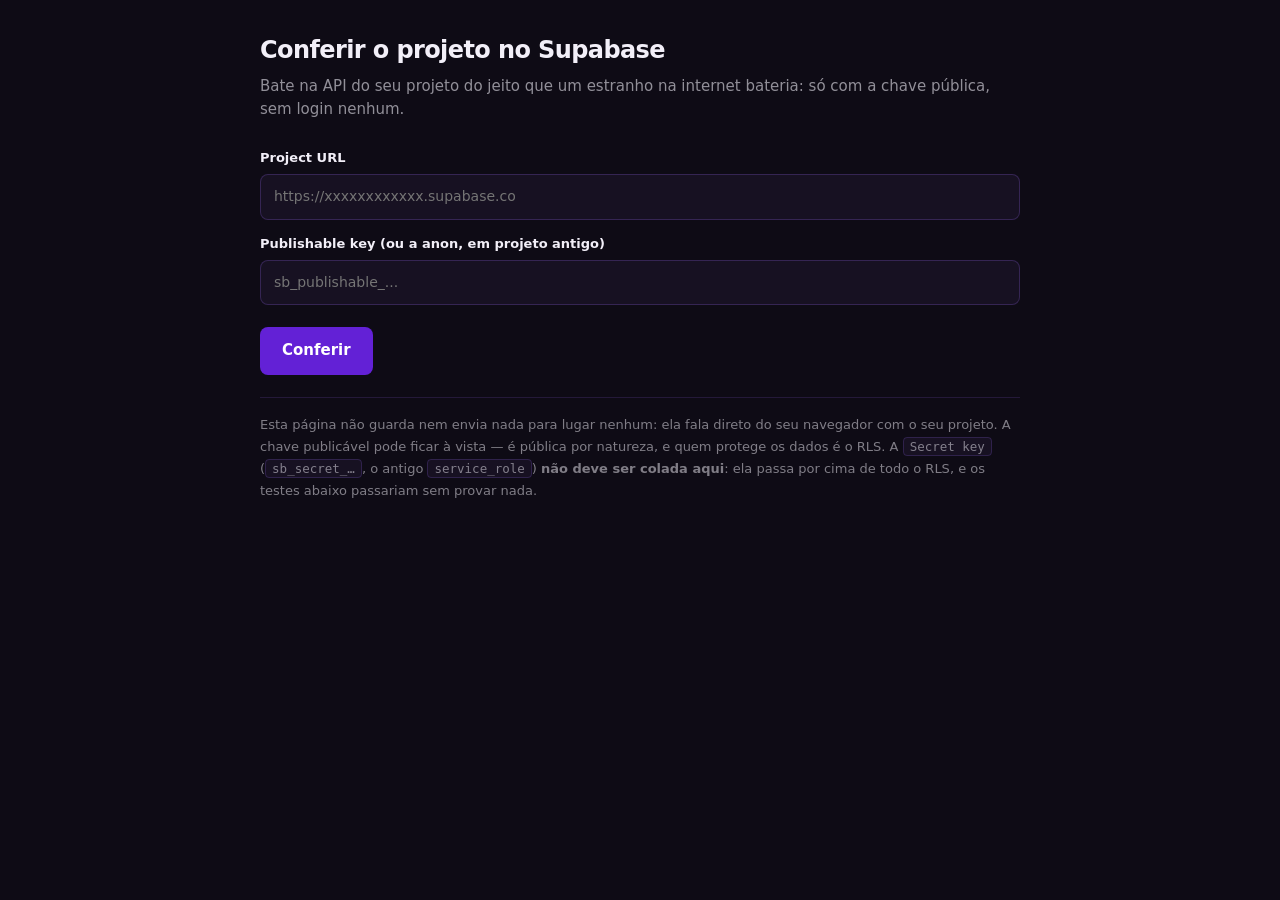
<file: tests/conferir-nuvem.html>
<!DOCTYPE html>
<html lang="pt-BR">
<head>
<meta charset="UTF-8" />
<meta name="viewport" content="width=device-width, initial-scale=1" />
<title>Conferir o projeto no Supabase — PediHub</title>
<style>
/* ===========================================================================
   Conferidor de fora
   ---------------------------------------------------------------------------
   O tests/conferir_instalacao.sql roda DENTRO do banco, como dono, e diz que
   as regras estão escritas. Esta página roda FORA, do navegador, sem
   credencial nenhuma além da chave pública — e diz que as regras estão
   PEGANDO. É a diferença entre ter uma tranca e testar a tranca.

   Sozinha de propósito: sem estilo.css, sem dados.js, sem nada. Se o
   diagnóstico dependesse do sistema, ele não serviria para diagnosticar o
   sistema. Abre direto do disco e funciona.
   =========================================================================== */
*{box-sizing:border-box;margin:0;padding:0}
body{
  font:15px/1.55 "Segoe UI",system-ui,-apple-system,Roboto,sans-serif;
  background:#0E0B15; color:#F2EFF8; padding:32px 20px 60px;
}
.folha{max-width:760px;margin:0 auto}
h1{font-size:1.5rem;font-weight:640;letter-spacing:-.025em;margin-bottom:6px}
.sub{color:rgba(242,239,248,.58);margin-bottom:26px}
.campo{margin-bottom:14px}
label{display:block;font-size:13px;font-weight:600;margin-bottom:6px}
input{
  width:100%;padding:11px 13px;font:inherit;font-size:14px;
  background:#171122;color:#F2EFF8;
  border:1px solid rgba(147,102,238,.24);border-radius:8px;
}
input:focus{outline:2px solid #7B2FF7;outline-offset:1px}
button{
  font:inherit;font-weight:600;font-size:15px;cursor:pointer;
  padding:12px 22px;border:none;border-radius:8px;
  background:#6321D6;color:#fff;margin-top:8px;
}
button:disabled{opacity:.5;cursor:default}
.grupo{margin-top:26px}
.grupo h2{
  font-size:12px;font-weight:700;letter-spacing:.09em;text-transform:uppercase;
  color:rgba(242,239,248,.42);margin-bottom:10px;
}
.linha{
  display:flex;gap:11px;align-items:flex-start;padding:9px 12px;
  border-radius:7px;background:#171122;margin-bottom:5px;font-size:14px;
}
.linha .m{flex:none;width:17px;text-align:center;font-weight:700;line-height:1.5}
.bom  .m{color:#4ADE80}
.ruim .m{color:#FB7185}
.ruim{background:rgba(251,113,133,.09)}
.nota-linha{background:rgba(147,102,238,.07)}
.nota-linha .m{color:#B79BF6;font-style:italic}
.nota-linha div{color:rgba(242,239,248,.62);font-size:13px}
.linha .porque{
  display:block;color:rgba(242,239,248,.5);font-size:12.5px;margin-top:3px;
  word-break:break-word;
}
.placar{
  margin-top:24px;padding:15px 18px;border-radius:9px;font-weight:600;
  background:#171122;border-left:3px solid #6321D6;
}
.placar.tudo{border-left-color:#4ADE80}
.placar.falha{border-left-color:#FB7185}
.nota{
  margin-top:22px;font-size:13px;color:rgba(242,239,248,.5);line-height:1.7;
  border-top:1px solid rgba(147,102,238,.16);padding-top:16px;
}
code{
  background:#171122;padding:1px 6px;border-radius:4px;font-size:12.5px;
  border:1px solid rgba(147,102,238,.2);
}
</style>
</head>
<body>
<div class="folha">

  <h1>Conferir o projeto no Supabase</h1>
  <p class="sub">Bate na API do seu projeto do jeito que um estranho na
     internet bateria: só com a chave pública, sem login nenhum.</p>

  <div class="campo">
    <label for="url">Project URL</label>
    <input id="url" placeholder="https://xxxxxxxxxxxx.supabase.co"
           autocomplete="off" spellcheck="false">
  </div>

  <div class="campo">
    <label for="chave">Publishable key (ou a anon, em projeto antigo)</label>
    <input id="chave" placeholder="sb_publishable_..."
           autocomplete="off" spellcheck="false">
  </div>

  <button id="bt">Conferir</button>

  <div id="saida"></div>

  <p class="nota">
    Esta página não guarda nem envia nada para lugar nenhum: ela fala direto do
    seu navegador com o seu projeto. A chave publicável pode ficar à vista — é
    pública por natureza, e quem protege os dados é o RLS. A
    <code>Secret key</code> (<code>sb_secret_…</code>, o antigo
    <code>service_role</code>) <b>não deve ser colada aqui</b>: ela passa por
    cima de todo o RLS, e os testes abaixo passariam sem provar nada.
  </p>
</div>

<script>
'use strict';

let ok = 0, mau = 0, saida;

function linha(bom, msg, porque){
  bom ? ok++ : mau++;
  const d = document.createElement('div');
  d.className = 'linha ' + (bom ? 'bom' : 'ruim');
  d.innerHTML = '<span class="m">' + (bom ? '✓' : '✗') + '</span><div>'
    + escapar(msg)
    + (porque && !bom ? '<span class="porque">' + escapar(porque) + '</span>' : '')
    + '</div>';
  saida.appendChild(d);
}

/* Observação que NÃO conta como acerto nem erro. Existe porque algumas coisas
   são propriedade da plataforma, não defeito do projeto — e reprovar por causa
   delas seria acusar problema onde não há. Alarme falso ensina a ignorar
   alarme, e aí o alarme verdadeiro passa batido. */
function nota(msg){
  const d = document.createElement('div');
  d.className = 'linha nota-linha';
  d.innerHTML = '<span class="m">i</span><div>' + escapar(msg) + '</div>';
  saida.appendChild(d);
}

function grupo(titulo){
  const d = document.createElement('div');
  d.className = 'grupo';
  d.innerHTML = '<h2>' + escapar(titulo) + '</h2>';
  saida.appendChild(d);
  return d;
}

const escapar = t => String(t).replace(/[&<>"]/g,
  c => ({'&':'&amp;','<':'&lt;','>':'&gt;','"':'&quot;'}[c]));

async function bater(base, chave, caminho, cabs){
  try{
    const r = await fetch(base + '/rest/v1/' + caminho,
                          { headers: cabs || { apikey: chave } });
    let corpo = null;
    try { corpo = await r.json(); } catch(e){}
    return { status: r.status, ok: r.ok, corpo };
  }catch(e){
    // Rede caída, URL errada, CORS. Vale distinguir de uma recusa do banco:
    // "não cheguei lá" e "cheguei e me barraram" pedem consertos diferentes.
    return { status: 0, ok: false, corpo: null, rede: e.message };
  }
}

async function rpc(base, chave, fn, args){
  try{
    const r = await fetch(base + '/rest/v1/rpc/' + fn, {
      method: 'POST',
      headers: { apikey: chave, 'Content-Type': 'application/json' },
      body: JSON.stringify(args),
    });
    let corpo = null;
    try { corpo = await r.json(); } catch(e){}
    return { status: r.status, ok: r.ok, corpo };
  }catch(e){
    return { status: 0, ok: false, corpo: null, rede: e.message };
  }
}

async function conferir(){
  const bt = document.getElementById('bt');
  const base = document.getElementById('url').value.trim().replace(/\/+$/, '');
  const chave = document.getElementById('chave').value.trim();

  saida = document.getElementById('saida');
  saida.innerHTML = '';
  ok = 0; mau = 0;

  // O 127.0.0.1 entra de propósito: é o endereço da bancada de teste
  // (tests/bancada), e uma página de diagnóstico que não pode ser
  // diagnosticada não presta.
  if(!/^https:\/\/.+\.supabase\.co$/.test(base) && !/^http:\/\/127\.0\.0\.1:\d+$/.test(base)){
    saida.innerHTML = '<div class="placar falha">A URL parece errada. Ela é '
      + 'https:// + o Project ID + .supabase.co — o Project ID está em '
      + 'Settings → General.</div>';
    return;
  }
  if(chave.startsWith('sb_secret_') || chave.includes('service_role')){
    saida.innerHTML = '<div class="placar falha">Essa é a chave secreta. Ela '
      + 'passa por cima do RLS, então tudo passaria aqui sem provar nada. '
      + 'Use a Publishable key.</div>';
    return;
  }
  if(!chave){ return; }

  bt.disabled = true; bt.textContent = 'Conferindo…';

  try{
    grupo('A chave e a vitrine pública');

    const planos = await bater(base, chave, 'planos?select=codigo,nome&order=codigo');
    linha(planos.ok, 'a chave é aceita pelo projeto',
      planos.rede ? 'não cheguei no servidor: ' + planos.rede
                  : 'status ' + planos.status + ' — ' + JSON.stringify(planos.corpo));

    linha(Array.isArray(planos.corpo) && planos.corpo.length >= 6,
      'os planos estão semeados (esperado 6 ou mais)',
      'vieram ' + (Array.isArray(planos.corpo) ? planos.corpo.length : 0));

    // ── O CATÁLOGO NÃO PODE SER FOLHEADO ────────────────────────────────
    // Esta verificação já foi o contrário: exigia que as três vistas
    // abrissem para quem não fez login. Abriam, e vazavam do lado que
    // ninguém olha — sem filtro, devolviam TODOS os restaurantes da plataforma com
    // nome, endereço e WhatsApp. Não é dado de cliente: é a lista de
    // clientes DO NEGÓCIO, entregue a qualquer concorrente com a chave
    // publicável, que fica à vista no código da página de propósito.
    for(const v of ['saloes_publicos','servicos_publicos','profissionais_publicos']){
      const r = await bater(base, chave, v + '?select=id&limit=1');
      const quantos = Array.isArray(r.corpo) ? r.corpo.length : 0;
      linha(!r.ok,
        v + ' não pode ser listada por quem não fez login',
        'status ' + r.status + ' — respondeu com ' + quantos + ' linha(s). '
        + 'Sem o 06_vitrine.sql, dá para baixar a plataforma inteira daqui.');
    }

    // Mas quem TEM o link entra. O apelido não é segredo — quem recebeu o
    // link tem o restaurante, e é assim que deve ser. O que mudou é que ninguém
    // enumera: descobrir um restaurante passa a exigir já conhecê-lo.
    const vit = await rpc(base, chave, 'vitrine', { p_slug: 'nao-existe-' + Date.now() });
    linha(vit.status !== 404,
      'vitrine() está instalada e responde a quem não fez login',
      vit.status === 404
        ? 'status 404 — o 06_vitrine.sql não rodou neste projeto'
        : 'status ' + vit.status + ' — ' + JSON.stringify(vit.corpo).slice(0, 140));

    grupo('O que precisa continuar fechado');

    // Estas quatro são as que viram manchete. A leitura tem que voltar VAZIA
    // — e vazia com status 200, não com erro: erro pode ser o servidor fora
    // do ar, e aí o teste passaria sem ter testado nada.
    for(const t of ['clientes','agendamentos','perfis','pagamentos','contadores']){
      const r = await bater(base, chave, t + '?select=*&limit=1');
      const vazio = Array.isArray(r.corpo) && r.corpo.length === 0;
      const barrado = r.status === 401 || r.status === 403 ||
                      (r.corpo && /permission denied/i.test(JSON.stringify(r.corpo)));
      linha(vazio || barrado,
        t + ': quem não fez login não lê nada',
        r.rede ? 'não cheguei no servidor: ' + r.rede
               : 'status ' + r.status + ' — veio '
                 + JSON.stringify(r.corpo).slice(0, 160));
    }

    // E escrever, que é o que estraga de verdade.
    try{
      const r = await fetch(base + '/rest/v1/saloes', {
        method: 'POST',
        headers: { apikey: chave, 'Content-Type': 'application/json',
                   'Prefer': 'return=representation' },
        body: JSON.stringify({ slug: 'invasor-' + Date.now(),
                               nome: 'Teste de invasão', tipo: 'salao' }),
      });
      linha(!r.ok, 'e não consegue criar restaurante nenhum', 'status ' + r.status
        + ' — se veio 201, QUALQUER PESSOA cria restaurante no seu banco');
    }catch(e){ linha(true, 'e não consegue criar restaurante nenhum'); }

    grupo('Os cabeçalhos');

    // O que o sistema DEPENDE: a chave sozinha no apikey, sem Authorization
    // nenhum. É assim que a cliente sem conta abre o link do restaurante.
    const soApikey = await bater(base, chave, 'planos?select=codigo');
    linha(soApikey.ok,
      'só com apikey, sem Authorization, a vitrine responde',
      'status ' + soApikey.status);

    // E o que é apenas CURIOSIDADE sobre a plataforma. A documentação diz que
    // a chave publicável no Authorization é recusada, com uma exceção: vale
    // quando o valor é idêntico ao do apikey. Se este projeto aceitar, não há
    // nada a consertar — o dados.js não usa esse caminho de qualquer jeito.
    // Por isso é nota, e não verificação: reprovar por causa disto seria
    // acusar defeito onde não há, e alarme falso ensina a ignorar alarme.
    const nosDois = await bater(base, chave, 'planos?select=codigo',
      { apikey: chave, 'Authorization': 'Bearer ' + chave });
    nota(nosDois.ok
      ? 'Este projeto também aceita a chave no Authorization (a exceção de '
        + '"valores iguais"). Tudo bem: o sistema manda a chave só no apikey.'
      : 'Este projeto recusa a chave no Authorization, como manda a '
        + 'documentação. O sistema já manda ela só no apikey.');

    grupo('As funções que a cliente usa sem ter conta');

    for(const [fn, arg, esperado] of [
      ['slug_disponivel', { p_slug: 'nao-existe-' + Date.now() }, true],
    ]){
      try{
        const r = await fetch(base + '/rest/v1/rpc/' + fn, {
          method: 'POST',
          headers: { apikey: chave, 'Content-Type': 'application/json' },
          body: JSON.stringify(arg),
        });
        const v = await r.json().catch(() => null);
        // Função que devolve escalar vem como `true` no PostgREST; a bancada
        // de teste devolve `[{slug_disponivel:true}]`. Aceitar as duas formas
        // não é frouxidão: é não deixar o diagnóstico acusar defeito que não
        // existe, que é o jeito mais rápido de a pessoa parar de olhar para
        // ele.
        const escalar = Array.isArray(v)
          ? (v.length === 1 && typeof v[0] === 'object' ? Object.values(v[0])[0] : v[0])
          : v;
        linha(r.ok && escalar === esperado,
          fn + '() responde para quem não fez login',
          'status ' + r.status + ' — ' + JSON.stringify(v));
      }catch(e){ linha(false, fn + '() responde para quem não fez login', e.message); }
    }

    /* ── CHAMAR COM OS ARGUMENTOS CERTOS, E NÃO COM {} ──────────────────────
       A primeira versão daqui mandava corpo vazio e tratava 404 como "a
       função não foi instalada". Errado, e alarmante à toa: o PostgREST
       resolve a função pelos NOMES dos parâmetros. Com {} ele procura uma
       versão sem argumento nenhum, não acha, e responde 404 — mesmo com a
       função instalada e perfeita.

       Então aqui vão os nomes de verdade, com valores inofensivos. O que se
       espera de cada uma:

       horarios_livres — um profissional que não existe e nenhum serviço.
         A função recusa lá dentro e devolve conjunto vazio: 200 com [].

       agendar — mesma coisa, mas ela ERRA de propósito, e o valor está no
         erro: se voltar a nossa frase em português, é prova de que a função
         rodou, que anon pode executá-la, e que a mensagem chega legível na
         tela da cliente em vez de um "400 Bad Request" seco.
       ──────────────────────────────────────────────────────────────────── */
    const ninguem = '00000000-0000-0000-0000-000000000000';
    const amanha  = new Date(Date.now() + 864e5).toISOString();

    const hl = await rpc(base, chave, 'horarios_livres',
      { p_profissional: ninguem, p_data: amanha.slice(0, 10), p_servicos: [] });
    linha(hl.status !== 404 && Array.isArray(hl.corpo),
      'horarios_livres() está instalada e responde a quem não fez login',
      hl.status === 404
        ? 'status 404 — o 05_agenda.sql não rodou neste projeto'
        : 'status ' + hl.status + ' — ' + JSON.stringify(hl.corpo).slice(0, 160));

    const ag = await rpc(base, chave, 'agendar',
      { p_profissional: ninguem, p_inicio: amanha, p_servicos: [],
        p_nome: 'Teste do conferidor', p_telefone: '51999999999' });
    const frase = ag.corpo && ag.corpo.message || '';
    linha(ag.status !== 404 && /profissional|serviço|horário|telefone/i.test(frase),
      'agendar() está instalada e recusa em português, não em código',
      ag.status === 404
        ? 'status 404 — o 05_agenda.sql não rodou neste projeto'
        : 'status ' + ag.status + ' — ' + JSON.stringify(ag.corpo).slice(0, 200));

    const total = ok + mau;
    const p = document.createElement('div');
    p.className = 'placar ' + (mau ? 'falha' : 'tudo');
    p.textContent = mau
      ? '✗ ' + mau + ' de ' + total + ' falharam.'
      : '✓ ' + total + ' verificações contra o projeto de verdade.';
    saida.appendChild(p);

  } finally {
    bt.disabled = false; bt.textContent = 'Conferir de novo';
  }
}

document.getElementById('bt').addEventListener('click', conferir);
// Enter em qualquer campo também confere.
for(const id of ['url','chave'])
  document.getElementById(id).addEventListener('keydown',
    e => { if(e.key === 'Enter') conferir(); });
</script>
</body>
</html>
</file>
<file: estilo.css>
/* ===========================================================================
   PediHub — sistema visual
   ---------------------------------------------------------------------------
   Uma folha só, carregada DEPOIS do estilo de cada página. O visual inteiro
   sai daqui — sem mexer na estrutura de nenhuma tela.

   A ARQUITETURA VEM DO ADMINPRO

   Barra lateral escura de 252px, fixa, em qualquer tema; conteúdo claro ao
   lado; topo com trilha e data. É o arranjo do AdminPro, e é o certo para
   este tipo de produto: o dono do restaurante fica o dia inteiro na mesma tela e
   troca de assunto dezenas de vezes. Aba horizontal some quando a lista de
   assuntos cresce; barra lateral aguenta doze itens sem encolher nada.

   A lateral é escura nos dois temas de propósito. Ela é moldura, não
   conteúdo — escura, ela some da atenção e joga o olho para a agenda.

   ROXO SOBRE GRAFITE

   Um produto, dois públicos: metade dos restaurantes que usam isto é barbearia. A
   primeira versão era magenta, e magenta chapado em botão faz o barbeiro
   fechar a tela em dois segundos.

   Quem resolveu foi o logotipo novo: calendário grafite, aro azul, cromado, e
   a pílula "Gestão" preta. Ele já não tem gênero, e o sistema segue ele. O
   magenta sobreviveu onde deve — no dia marcado do calendário e na abertura
   do degradê — que é o lugar em que uma cor pode ser expressiva sem estar
   dizendo "este botão é para você".

   Cogitei dourado com preto, que era o pedido. Não fiz: dourado ao lado do
   azul do logotipo vira bijuteria, e o produto passaria a ter uma cor que a
   marca não tem. É trocar dois valores neste arquivo se você preferir assim.

   O CONTRASTE MANDA NO TOM, não o gosto

   O mesmo azul não serve para tudo, e cada uso tem o seu:

     como FUNDO de botão, letra branca    #2563EB   5,2:1
     como TEXTO em papel claro            #1D4ED8   6,7:1
     como TEXTO sobre grafite             #93C5FD   9,9:1

   Sombra em camadas, nunca uma só. Elevação de verdade tem duas partes: um
   contato curto e escuro que gruda o objeto na superfície, e uma difusa e
   larga que dá altura. Uma sombra só, chapada, denuncia layout às pressas.

   A tipografia é a do sistema: Segoe UI, que é a do Windows. O computador da
   recepção é Windows em praticamente todo restaurante do Brasil, e usar a fonte
   nativa tem três efeitos que fonte baixada não tem — nada para descarregar,
   nenhuma troca de letra no meio do carregamento, e a tela parece parte do
   sistema operacional em vez de parecer um site aberto dentro dele.

   Fora do Windows, `system-ui` entrega a fonte nativa de cada plataforma. É o
   comportamento certo: ninguém quer o Mac imitando Windows.
   =========================================================================== */

:root{
  /* ── Neutros: cinza-ardósia, com um fio de azul ───────────────────────
     Não é cinza puro. Cinza neutro ao lado de azul parece sujo — puxa para
     o verde. Um traço de azul no neutro faz o preto da tela e o azul da
     marca serem da mesma família. */
  /* PediHub: neutros quentes (pedra), da família do preto do logotipo e do
     laranja — um cinza azulado ao lado do laranja pareceria sujo. */
  --n-0:#FFFFFF;   --n-25:#FDFCFB;  --n-50:#FAFAF9;  --n-100:#F5F5F4;
  --n-200:#E7E5E4; --n-300:#D6D3D1; --n-400:#A8A29E; --n-500:#78716C;
  --n-600:#57534E; --n-700:#44403C; --n-800:#292524; --n-900:#1C1917;
  --n-950:#0C0A09;

  /* ── A COR DA MARCA: AZUL, COM ROXO DE APOIO ──────────────────────────
     Duas escalas, e a divisão de trabalho entre elas é a regra que mantém
     isto elegante em vez de colorido:

       AZUL  manda na interface. Botão, item selecionado, foco, link.
       ROXO  aparece em detalhe. Logotipo, avatar, selo, ícone de destaque.

     Trocar isso de lado — roxo em botão de rotina, azul só em enfeite — é
     o que transforma um produto sóbrio numa tela de carnaval. O roxo é
     tempero; se ele estiver em toda parte, não destaca nada.

     Os tons estão nomeados por ONDE servem, não por quanto são claros: foi
     trocar um pelo outro que quebrou a legibilidade nas versões anteriores.
     Os números ao lado são contraste medido, não estimado. */
  /* ⚠ PEDIHUB: os NOMES ficaram (az-, rx-) porque o sistema inteiro os usa,
     mas as CORES são outras. `az` agora é o LARANJA-BRASA do logotipo, e
     `rx` é o DOURADO da chama. Medido: letra branca no botão 5,18:1; texto
     laranja-escuro no papel 7,3:1. */
  --az-50:#FFF7ED;  --az-100:#FFEDD5; --az-200:#FED7AA; --az-300:#FDBA74;
  --az-400:#FB923C; --az-500:#F97316; --az-600:#EA580C; --az-700:#C2410C;
  --az-800:#9A3412;
  --az-soft:rgba(234,88,12,.08);
  --az-line:rgba(234,88,12,.24);

  --rx-50:#FFFBEB;  --rx-100:#FEF3C7; --rx-200:#FDE68A; --rx-300:#FCD34D;
  --rx-400:#FBBF24; --rx-500:#F59E0B; --rx-600:#D97706; --rx-700:#B45309;
  --rx-800:#92400E;
  --rx-soft:rgba(217,119,6,.08);
  --rx-line:rgba(217,119,6,.24);

  --az-fundo:var(--az-700);   /* fundo de botão, letra branca        5,2:1 */
  --az-texto:var(--az-800);   /* laranja escrito em papel claro      7,3:1 */
  --az-claro:var(--az-300);   /* laranja escrito sobre grafite      10,4:1 */

  /* A ponta viva do degradê: o roxo. Não pinta interface — só o logotipo,
     o avatar e o dia marcado do calendário. */
  --mg-500:var(--rx-600);
  --grad-marca:linear-gradient(96deg,#C2410C 0%,#EA580C 52%,#F59E0B 100%);
  /* Degradê de avatar e selo: o mesmo par, mais aberto, para caber num
     círculo de 28px sem virar uma cor só. */
  --grad-suave:linear-gradient(135deg,#FB923C 0%,#F59E0B 100%);

  /* ── Semânticos, escolhidos para não encostar no azul nem no roxo ──── */
  --su-500:#15803D; --su-soft:rgba(21,128,61,.10);
  --wa-500:#A16207; --wa-soft:rgba(161,98,7,.10);   /* PediHub: longe do laranja da marca */
  --er-500:#DC2626; --er-soft:rgba(220,38,38,.09);
  /* A promoção (79): o selo é sempre o mesmo vermelho vivo, com letra branca. */
  --promo:#E11D48; --promo-txt:#E11D48; --promo-soft:rgba(225,29,72,.10);

  /* ── Tokens que as telas já usavam, redirecionados ─────────────────── */
  --ac-500:var(--az-500); --ac-600:var(--az-texto); --ac-700:var(--az-800);
  --ac-soft:var(--az-soft); --ac-line:var(--az-line);
  --marca:var(--az-texto); --marca-esc:var(--az-800); --marca-viva:var(--rx-600);
  --marca-media:var(--az-600); --marca-clara:var(--az-400); --marca-funda:var(--az-700);
  --info:var(--az-texto);

  /* ⚠ O PALCO É GELO, NÃO BRANCO.
     Relatado assim: "está tudo muito branco, está doendo a visão". E era
     verdade — o fundo era #F8FAFC, quase papel de impressora, com painel
     branco por cima. Dois brancos quase iguais não separam nada e a tela
     inteira vira um bloco luminoso, que é o que cansa a vista de quem passa
     o dia nela.

     Agora o palco é um creme claro (#F6F2E8) e o painel continua
     branco. A diferença passa a ser visível, os cartões ganham borda sem
     precisar de traço, e a luz total da tela cai.

     O quente é de propósito: um cinza frio ao lado do azul da marca puxa
     para o verde e parece sujo. Um creme puxa para o papel. */
  --bg:#FAF6EF;       --painel:var(--n-0); --painel2:#FDFAF5;
  /* A margem em volta da coluna da página, num computador, quando o dono
     escolheu um fundo: o papel de fábrica, que o fundo escolhido não apaga. */
  --mesa:#FAF6EF;

  /* ── A MOLDURA, AGORA CLARA ───────────────────────────────────────────
     A lateral era grafite quase preto nos dois temas. Ficava com cara de
     painel de servidor: escura, densa, "de sistema". Passa a ser branca,
     com o palco num cinza um tom abaixo — assim a lateral é a folha e o
     conteúdo respira ao lado, em vez de a tela ser dividida em duas
     metades que brigam.

     Os tons de texto aqui deixam de ser branco transparente e passam a ser
     ardósia sólida: branco a 58% sobre fundo branco é invisível, e foi o
     que quebrou quando a moldura clareou. */
  --lat:#FFFDFA; --lat-2:#F5EEE4; --lat-borda:#EADFD2;
  --lat-txt:var(--n-900); --lat-txt2:var(--n-600); --lat-txt3:var(--n-500);
  --lat-largura:252px;
  /* Os fundos de dentro da moldura, nomeados. Antes eram `rgba(255,255,255,…)`
     cravado, que é uma aposta de que o fundo é escuro — a aposta furou no dia
     em que a moldura clareou, e cada hover virou invisível. Agora cada um tem
     nome e vira junto com o tema. */
  --lat-hover:var(--n-100);
  --lat-ic:var(--n-100); --lat-ic-txt:var(--az-600);
  --lat-sel:var(--az-50); --lat-sel-txt:var(--az-700);
  --lat-card:var(--painel);
  --borda:#ECE4DA; --borda-forte:#D9CDBF;
  --txt:var(--n-900); --txt2:var(--n-600); --txt3:var(--n-400);
  /* O cinza dos ícones de traço da página da cliente, quando ninguém
     escolheu "Cor dos ícones". É o mesmo do texto, mas guardado à parte: o
     --txt2 é reescrito quando o dono escolhe a cor do texto, e o pino do
     endereço não pode ir junto. */
  --ico-texto:var(--n-600); --ico-discreto:var(--n-400);
  --ok:var(--su-500); --alerta:var(--wa-500); --erro:var(--er-500);

  /* A ação primária é o azul da marca, com letra branca. */
  --acao:var(--az-fundo); --acao-hover:var(--az-700); --acao-txt:#FFFFFF;
  /* Ação de peso mas sem brilho: confirmar, salvar, tudo que é rotina. */
  --tinta:var(--n-900); --tinta-hover:var(--n-800); --tinta-txt:var(--n-0);
  --tinta-marca:var(--n-900);   /* a marca do PediHub, que nunca muda */

  /* ── Forma ─────────────────────────────────────────────────────────── */
  --r:12px; --r-sm:9px; --r-lg:16px; --r-pill:999px;

  /* ── Elevação em camadas ───────────────────────────────────────────────
     Sombra CURTA e quase transparente. Pedido: "os cards com sombreamento
     tornar mais clean".

     O que sujava não era a existência da sombra, era o alcance dela: um
     borrão de 6px por baixo de cada cartão, e a página com dez cartões vira
     dez manchas cinza no creme. Trocado por 1px de contato mais um véu de
     3px — o cartão continua descolado do fundo, sem deixar poça.

     O cinza também mudou de temperatura: era azulado sobre fundo creme, o
     que aparecia como sombra suja. Agora acompanha o quente do palco. */
  --sombra-xs:0 1px 1px rgba(60,48,30,.03);
  --sombra:0 1px 1px rgba(60,48,30,.04), 0 1px 3px rgba(60,48,30,.05);
  --sombra-md:0 1px 2px rgba(60,48,30,.05), 0 4px 10px -3px rgba(60,48,30,.07);
  --sombra-lg:0 2px 5px -1px rgba(60,48,30,.06), 0 14px 30px -10px rgba(60,48,30,.12);
  --sombra-marca:0 1px 2px rgba(124,45,18,.22), 0 6px 16px -5px rgba(234,88,12,.34);

  /* ── Tipografia ──────────────────────────────────────────────────────
     A fonte do Windows, que é onde o restaurante trabalha: o computador da recepção
     é Windows em praticamente todo restaurante do Brasil.

     "Segoe UI Variable Text" vem primeiro porque é a do Windows 11 — é a
     mesma família, redesenhada, e num texto de 15px ela tem o espacejamento
     melhor. No Windows 10 esse nome não existe e cai no "Segoe UI" de sempre.
     Fora do Windows, `system-ui` entrega a fonte nativa de cada sistema, que
     é o comportamento certo: ninguém quer o Mac imitando Windows.

     Zero download. A versão anterior servia 74 KB de fonte do próprio
     projeto; isso sai, e a primeira pintura da tela acontece antes. */
  --fonte:"Segoe UI Variable Text","Segoe UI",system-ui,-apple-system,
          "Roboto","Helvetica Neue",Arial,sans-serif;
  /* Para título de abertura e nome de restaurante: a mesma família, mas na variação
     de display do Windows 11, que tem contraste maior e serve para tamanho
     grande. Onde ela não existe, é a mesma fonte do resto — e tudo bem. */
  --fonte-display:"Segoe UI Variable Display","Segoe UI",system-ui,
                  -apple-system,"Roboto",Arial,sans-serif;
}

/* O visual mora no CLARO: é o padrão, e é o que a maioria vai ver. O escuro
   continua inteiro para quem atende de noite ou prefere assim — o botão de
   trocar está no pé da lateral e não some. Aqui o azul sobe na rampa, porque
   o #1D4ED8 que serve de texto no papel branco desaparece no grafite. */
[data-tema="escuro"], html[data-tema="escuro"]{
  /* PediHub: carvão quente, o preto do logotipo, e não o azul-noite. */
  --bg:#141210; --painel:#1C1917; --painel2:#231F1C;
  --mesa:#141210;
  --borda:#302A26; --borda-forte:#423A34;
  --txt:#F5F1EC; --txt2:#B8AFA6; --txt3:#8A8078;
  --ico-texto:#B8AFA6; --ico-discreto:#8A8078;

  --az-texto:var(--az-300);
  --ac-500:var(--az-300); --ac-600:var(--az-300); --ac-700:var(--az-200);
  --az-soft:rgba(253,186,116,.13); --az-line:rgba(253,186,116,.30);
  --rx-soft:rgba(252,211,77,.13); --rx-line:rgba(252,211,77,.30);
  --ac-soft:var(--az-soft); --ac-line:var(--az-line);
  --marca:var(--az-300); --marca-esc:var(--az-200); --marca-viva:var(--rx-400);
  --marca-media:var(--az-400); --marca-clara:var(--az-300); --marca-funda:var(--az-200);
  --info:var(--az-300);

  /* A moldura acompanha o tema: branca no claro, grafite azulado aqui.
     Deixá-la branca no escuro faria a lateral virar um holofote ao lado de
     uma tela apagada — que é exatamente o que cansa quem trabalha à noite. */
  --lat:#171412; --lat-2:#231F1C; --lat-borda:#302A26;
  --lat-txt:#F5F1EC; --lat-txt2:#B8AFA6; --lat-txt3:#8A8078;
  --lat-hover:rgba(255,255,255,.06);
  --lat-ic:rgba(255,255,255,.07); --lat-ic-txt:var(--az-300);
  --lat-sel:rgba(253,186,116,.14); --lat-sel-txt:var(--az-300);
  --lat-card:var(--painel2);

  --su-500:#4ADE80; --wa-500:#FBBF24; --er-500:#F87171;
  --promo-txt:#FB7185; --promo-soft:rgba(251,113,133,.14);
  --su-soft:rgba(74,222,128,.12); --wa-soft:rgba(251,191,36,.12);
  --er-soft:rgba(248,113,113,.12);

  /* O botão NÃO sobe de tom aqui, ao contrário do que o instinto pede: o
     azul-500 sobre grafite dá 3,7:1 com letra branca, abaixo do mínimo. O
     600 mantém 5,2:1 na letra e ainda se separa do fundo em 3,5:1, que é o
     que uma peça de interface precisa. */
  --acao:var(--az-700); --acao-hover:var(--az-600); --acao-txt:#FFFFFF;
  --tinta:#F5F1EC; --tinta-hover:#FFFFFF; --tinta-txt:#141210;
  --tinta-marca:#F5F1EC;

  --sombra-xs:0 1px 1px rgba(0,0,0,.35);
  --sombra:0 1px 2px rgba(0,0,0,.45), 0 2px 6px -1px rgba(0,0,0,.35);
  --sombra-md:0 2px 6px rgba(0,0,0,.42), 0 12px 28px -6px rgba(0,0,0,.45);
  --sombra-lg:0 4px 10px rgba(0,0,0,.45), 0 24px 52px -12px rgba(0,0,0,.55);
  --sombra-marca:0 1px 2px rgba(0,0,0,.55), 0 6px 18px -6px rgba(234,88,12,.34);
}


/* ===========================================================================
   A MOLDURA — lateral escura, palco claro
   ---------------------------------------------------------------------------
   A lateral é `position:fixed` e o palco recebe uma margem do mesmo tamanho.
   Poderia ser grid, mas fixed é o que garante que a rolagem do conteúdo não
   arrasta o menu junto — que é o defeito clássico deste layout.
   =========================================================================== */
.pular{
  position:absolute; left:-9999px; top:0; z-index:200;
  background:var(--acao); color:var(--acao-txt); padding:10px 16px;
  border-radius:0 0 var(--r-sm) 0; font-weight:600;
}
.pular:focus{ left:0 }

.lateral{
  position:fixed; inset:0 auto 0 0; width:var(--lat-largura); z-index:60;
  background:var(--lat); border-right:1px solid var(--lat-borda);
  display:flex; flex-direction:column; overflow-y:auto;
  transition:transform .24s cubic-bezier(.4,0,.2,1);
  box-shadow:1px 0 0 var(--lat-borda), 4px 0 16px -8px rgba(15,32,51,.06);
  scrollbar-width:thin;
}
.palco{
  margin-left:var(--lat-largura); min-height:100vh;
  display:flex; flex-direction:column;
  /* `min-width:0` não é detalhe: item flex tem `min-width:auto` por padrão e
     se RECUSA a encolher abaixo do conteúdo. Uma tabela de 610px dentro de um
     celular de 390px empurrava o palco todo, e a página inteira rolava para o
     lado — inclusive o cabeçalho. É o defeito nº 1 de layout em celular, e
     quase sempre é esta linha que falta. */
  min-width:0;
}
.palco > .corpo{ flex:1; min-width:0 }

/* ── A marca, no alto da lateral ─────────────────────────────────────── */
.lat-marca{
  padding:18px 20px 15px; border-bottom:1px solid var(--lat-borda);
  display:flex; align-items:center; gap:9px; flex-wrap:wrap;
}
/* O nome usa o degradê do logotipo — é o único lugar em que ele aparece.
   `background-clip:text` pinta a letra com o degradê em vez de pintar uma
   caixa atrás dela. */
/* O logotipo em linha ocupa a largura da lateral menos o respiro. Altura por
   `aspect-ratio` implícita: o SVG já traz a proporção, então basta a largura. */
.lat-logo{ width:100%; max-width:186px; height:auto; display:block }
/* Qual das duas aparece. O padrão é o claro, porque o padrão do sistema é o
   tema claro — assim, se o atributo do tema ainda não foi escrito no <html>,
   o que se vê é o certo, e não um logotipo branco em folha branca. */
.lat-logo-escuro{ display:none }
[data-tema="escuro"] .lat-logo-claro{ display:none }
[data-tema="escuro"] .lat-logo-escuro{ display:block }
.marca-logo{ width:34px; height:34px; flex:none; display:block }
/* No cadastro o fundo é claro e há espaço, então entra o bloco inteiro. */
.logo-topo{ height:34px; width:auto; display:block }
.logo i{ display:none }
.marca-nome{
  font-size:1.32rem; font-weight:700; letter-spacing:-.03em; color:var(--lat-txt);
}
.marca-nome b{
  font-weight:700;
  background:var(--grad-marca); -webkit-background-clip:text; background-clip:text;
  -webkit-text-fill-color:transparent; color:transparent;
}
/* `marca-etiqueta`, e não `marca-selo`: aquele nome já é o selo de 76px da
   capa do cliente, e reaproveitar deixou esta pílula com 76px de altura e a
   palavra cortada no meio. */
.marca-etiqueta{
  font-size:9.5px; font-weight:700; letter-spacing:.13em; text-transform:uppercase;
  color:var(--rx-700); background:var(--rx-50);
  border:1px solid var(--rx-200);
  padding:2px 9px; border-radius:var(--r-pill); line-height:1.6;
  align-self:center;
}

/* ── O seletor de restaurante ──────────────────────────────────────────────── */
.lat-salao{ padding:13px 16px 4px }
.lat-salao label{
  display:block; font-size:10px; font-weight:600; letter-spacing:.1em;
  text-transform:uppercase; color:var(--lat-txt3); margin-bottom:7px;
}
.lateral .sel-salao{
  width:100%; max-width:none !important;
  background:var(--lat-2) !important; color:var(--lat-txt) !important;
  border:1px solid var(--lat-borda) !important; border-radius:var(--r-sm) !important;
  padding:10px 11px !important; font-size:13.5px; font-weight:560;
}
.lateral .sel-salao option{ background:var(--lat); color:var(--lat-txt) }

/* ── Os itens ────────────────────────────────────────────────────────── */
.lat-nav{ flex:0 0 auto; padding:6px 12px 10px; display:block }
.lat-grupo{
  font-size:10px; font-weight:700; letter-spacing:.12em; text-transform:uppercase;
  color:var(--lat-txt3); padding:11px 8px 5px;
}
.lat-nav .aba{
  display:flex; align-items:center; gap:11px; width:100%;
  padding:8px 10px; margin-bottom:2px; border-radius:var(--r-sm);
  border:none; background:none; color:var(--lat-txt2);
  font-size:14px; font-weight:530; text-align:left; cursor:pointer;
  position:relative; transition:background .14s ease, color .14s ease;
}
.lat-nav .aba:hover{ background:var(--lat-hover); color:var(--lat-txt) }
.lat-nav .aba.on{
  background:var(--lat-sel); color:var(--lat-sel-txt); font-weight:600;
  border-bottom:none !important;
}
/* A tarja da esquerda é o que diz "você está aqui" de longe, sem depender de
   distinguir dois tons de rosa no escuro. */
.lat-nav .aba.on::before{
  content:""; position:absolute; left:-12px; top:6px; bottom:6px; width:3px;
  border-radius:0 3px 3px 0; background:var(--az-600);
}
.aba-ic{
  width:30px; height:30px; flex:none; border-radius:8px;
  display:grid; place-items:center; background:var(--lat-ic);
  color:var(--lat-ic-txt); transition:background .14s ease, color .14s ease;
}
.lat-nav .aba:hover .aba-ic{ background:var(--lat-sel); color:var(--lat-sel-txt) }
.lat-nav .aba.on .aba-ic{ background:var(--az-600); color:#FFFFFF }
/* ── O GANCHO DA COR DOS ÍCONES ──────────────────────────────────────────
   Sem `--ico` definida, `inherit` faz exatamente o que o ícone já fazia: ele
   toma a cor do texto em volta, que é o comportamento do projeto inteiro
   (ver `currentColor` no icones.js). Quer dizer: esta linha é um no-op em
   todo restaurante que não escolheu cor de ícone — e a variável só é definida pelo
   `aplicarCoresSoltas()` da página da cliente.

   ⚠ Especificidade baixa de propósito (0,1,0). As regras que já pintam ícone
   em lugar específico — a lateral, por exemplo — continuam ganhando, e a
   escolha do dono não invade tela nenhuma que já tinha dono. */
.ic-svg{ color:var(--ico, inherit) }
/* ══ DE QUEM É A COR DE CADA ÍCONE, NA PÁGINA DA CLIENTE ═════════════════
   Três donos, e cada escolha de Aparência pinta só o que é dela:

   · ícone de traço solto na página — "Cor dos ícones" (--ico). Sem escolha,
     o cinza do tema, e NÃO a cor do texto ao lado: medido, mudar "Textos"
     mudava o pino do endereço junto.
   · ícone de destaque — atalhos e a janela que eles abrem: "Ícones de
     destaque" (--ico-destaque). Sem escolha, a cor da marca (--ac-marca), e
     não o "Texto de destaque", que é cor de letra.
   · ícone dentro de botão, selo ou status — a cor é de quem o desenha: a
     letra do botão, o verde do ABERTO. "Cor dos ícones" pintava o calendário
     de dentro do "Agendar horário" e podia sumir com ele.

   Nada disto casa no painel: lá não há --ico, e estas classes são da página. */
.marca-end .rua .ic-svg,
.opcao .ic.ic-neutro .ic-svg{ color:var(--ico, var(--ico-texto)) }
[data-moldura="elegante"] .sv-cartao-relogio .ic-svg{ color:var(--ico, var(--ico-discreto)) }
.recurso-ic .ic-svg, .folha-ic .ic-svg, .folha-nota > span .ic-svg, .folha-item-ic .ic-svg,
.boas-cta .ic-svg, .boas-b2 .ic-svg, .atalho-ic .ic-svg, .sv-cartao-ir .ic-svg,
.carrinho-fita .ic-svg, .status-seta .ic-svg, .pr-add .ic-svg, .espera .ic-svg,
#btPrincipal .ic-svg, .avatar-salao .ic-svg, .app .btn .ic-svg{ color:inherit }

.aba-ic .ic-svg{ width:16px; height:16px }

/* ── O pé da lateral ─────────────────────────────────────────────────── */
.lat-pe{ padding:12px; border-top:1px solid var(--lat-borda) }

/* Quem está usando o sistema agora. A recepção, a dona e quem atende dividem
   o mesmo computador — sem esta linha, "Sair" é um botão que ninguém sabe de
   quem, e comanda lançada na conta da colega é questão de tempo. */
.lat-quem{
  display:flex; align-items:center; gap:9px;
  padding:9px 10px; margin-bottom:8px; border-radius:var(--r);
  background:var(--lat-card); border:1px solid var(--lat-borda);
  box-shadow:0 1px 2px rgba(15,32,51,.05);
}
.lat-quem-ini{
  width:32px; height:32px; flex:none; border-radius:50%;
  display:grid; place-items:center;
  /* Azul para roxo: é o único degradê da moldura, e é o que amarra o avatar
     ao logotipo lá em cima sem repetir o logotipo. */
  background:var(--grad-suave); color:#FFFFFF;
  font-size:12.5px; font-weight:640; letter-spacing:-.01em;
}
.lat-quem-txt{ min-width:0; line-height:1.25 }
.lat-quem-txt b{
  display:block; font-size:13px; font-weight:560; color:var(--lat-txt);
  /* Nome comprido não pode empurrar a lateral nem quebrar em duas linhas. */
  white-space:nowrap; overflow:hidden; text-overflow:ellipsis;
}
.lat-quem-txt small{ font-size:11px; color:var(--lat-txt3) }
.lat-acao{
  display:flex; align-items:center; gap:9px; width:100%;
  padding:8px 10px; margin-bottom:3px; border-radius:var(--r-sm);
  border:none; background:none; color:var(--lat-txt2);
  font-size:13px; font-weight:520; text-align:left; cursor:pointer;
  transition:background .14s ease, color .14s ease;
}
.lat-acao:hover{ background:var(--lat-hover); color:var(--lat-txt) }
.lat-acao .ic-svg{ width:15px; height:15px; flex:none }
.lat-rodape{
  font-size:11px; color:var(--lat-txt3); text-align:center;
  padding:8px 4px 2px; margin:0;
}
/* A versão é um botão porque ela responde à pergunta E resolve o problema:
   quem olha aqui está desconfiando de estar numa página velha, e o clique
   recarrega passando por cima do cache. 40px de altura pela regra de alvo de
   toque do tests/celular.test.mjs. */
.lat-versao{
  border:0; background:transparent; cursor:pointer; font:inherit;
  color:var(--lat-txt3); text-decoration:underline;
  text-underline-offset:2px; padding:12px 8px; min-height:40px;
}
.lat-versao:hover{ color:var(--lat-txt2) }

/* ── DUAS ABAS COM PESO PRÓPRIO ────────────────────────────────────────────
   "Ver como cliente" não é mais uma seção: é a única que mostra a página que
   a CLIENTE vê, e é o que o dono abre para conferir se o restaurante está bonito
   antes de mandar o link. Vive em azul claro o tempo todo, não só quando
   selecionada.

   "Plano" é a única que fala de dinheiro, e leva o roxo — que é exatamente o
   papel do roxo aqui: destacar um item, não pintar a interface. */
.lat-nav .aba[data-chave="publico"]{
  background:var(--lat-sel); color:var(--lat-sel-txt); font-weight:600;
}
.lat-nav .aba[data-chave="publico"] .aba-ic{
  background:var(--az-600); color:#FFFFFF;
}
[data-tema="escuro"] .lat-nav .aba[data-chave="publico"] .aba-ic{
  background:var(--az-500);
}
.lat-nav .aba[data-chave="publico"]:hover{ background:var(--az-100) }
[data-tema="escuro"] .lat-nav .aba[data-chave="publico"]:hover{
  background:rgba(147,197,253,.20);
}

.lat-nav .aba[data-chave="plano"] .aba-ic{
  background:var(--rx-50); color:var(--rx-600);
}
[data-tema="escuro"] .lat-nav .aba[data-chave="plano"] .aba-ic{
  background:rgba(196,181,253,.14); color:var(--rx-300);
}
.lat-nav .aba[data-chave="plano"]:hover .aba-ic{
  background:var(--rx-100); color:var(--rx-700);
}
/* Selecionada, ela volta para o azul do resto: duas cores de "você está aqui"
   ensinariam que a tarja azul significa uma coisa e a roxa, outra. */
.lat-nav .aba[data-chave="plano"].on .aba-ic{
  background:var(--rx-600); color:#FFFFFF;
}

/* ── O PÉ DA MOLDURA, COM AR ──────────────────────────────────────────────
   Estava tudo colado: cartão de perfil encostado nos botões, botões
   encostados no rodapé. Espaço é o que faz uma lista parecer produto em vez
   de menu de sistema. */
.lat-pe{ padding:12px 12px 10px; margin-top:auto }
.lat-acao{ padding:8px 10px; margin-bottom:3px }
.lat-acao .ic-svg{ color:var(--lat-txt3) }
.lat-acao:hover .ic-svg{ color:var(--az-600) }
[data-tema="escuro"] .lat-acao:hover .ic-svg{ color:var(--az-300) }

/* ── O topo do palco ─────────────────────────────────────────────────── */
.palco > .topo{
  position:sticky; top:0; z-index:40;
  background:var(--painel); border-bottom:1px solid var(--borda);
  padding:0 22px; min-height:60px;
  display:flex; align-items:center; gap:12px;
  box-shadow:var(--sombra-xs);
}
.trilha-topo{ display:flex; align-items:center; gap:10px; min-width:0 }
.trilha-topo h1{ font-size:1.14rem; font-weight:620; letter-spacing:-.018em; margin:0 }
.tb-tag{
  font-size:11px; font-weight:600; letter-spacing:.02em;
  color:var(--ac-700); background:var(--ac-soft);
  border:1px solid var(--ac-line); padding:3px 9px; border-radius:var(--r-pill);
  white-space:nowrap; overflow:hidden; text-overflow:ellipsis; max-width:22ch;
}
.tb-data{
  font-size:12.5px; color:var(--txt2); white-space:nowrap;
  border:1px solid var(--borda); border-radius:var(--r-pill); padding:6px 13px;
  background:var(--painel2);
}
.tb-data::first-letter{ text-transform:uppercase }
/* Ajuda pelo WhatsApp: no topo de toda tela, para nunca cobrir a agenda nem
   o botão de salvar das janelas. Só cores do tema. */
/* O asterisco dos campos obrigatórios do cadastro da cliente — na cor de
   destaque do tema do restaurante, e a legenda no cinza do texto discreto. */
.obrig{ color:var(--ac-600); font-weight:700; margin-left:1px }
.obrig-legenda{ font-size:12.5px; color:var(--txt3, var(--txt2)); margin:-4px 0 12px }
/* A faixa do teste grátis no alto do painel — só tokens do tema. */
.faixa-teste{
  display:flex; align-items:center; justify-content:space-between; gap:10px; flex-wrap:wrap;
  background:var(--ac-soft); border:1px solid var(--ac-line); color:var(--txt);
  border-radius:var(--r-md, 12px); padding:9px 12px; margin:0 0 12px; font-size:13.5px; line-height:1.4;
}
/* O modo suporte: a plataforma dentro do painel de um restaurante cliente. Colada
   embaixo do topo; com a edição liberada, no tom de alerta. Só tokens do tema. */
.faixa-suporte{
  position:sticky; top:60px; z-index:39;
  display:flex; align-items:center; gap:8px 10px; flex-wrap:wrap;
  background:var(--ac-soft); color:var(--txt);
  border-bottom:1px solid var(--ac-line); padding:8px 22px;
  font-size:13.5px; line-height:1.4;
}
.faixa-suporte.editando{ background:var(--er-soft); border-bottom-color:var(--er-500) }
.faixa-suporte .espaco{ flex:1 }
.faixa-suporte .btn{ padding:6px 12px; font-size:13px }
@media (max-width:700px){ .faixa-suporte{ padding:8px 14px } }
/* O que o plano inclui (tela do Plano): ✓ no que tem, cadeado no que falta. */
.plano-inclui ul{ list-style:none; margin:0; padding:0; display:grid; gap:5px }
.plano-inclui li{ display:flex; gap:8px; align-items:baseline; font-size:13.5px }
.plano-inclui li.tem span{ color:var(--su-600, var(--ac-600)); font-weight:800 }
.plano-inclui li.falta{ color:var(--txt2) }
.plano-inclui small{ color:var(--txt3, var(--txt2)) }
.tb-ajuda{
  display:inline-flex; align-items:center; gap:6px; flex:none;
  font-size:13px; font-weight:600; color:var(--txt); text-decoration:none;
  border:1px solid var(--borda); border-radius:var(--r-pill);
  padding:6px 12px; background:var(--painel);
}
.tb-ajuda:hover{ background:var(--painel2) }
.tb-ajuda .ic-svg{ width:16px; height:16px; color:var(--marca) }
/* O sino do topo e a lista dele. Só tokens do tema. */
.tb-sino{
  position:relative; display:inline-grid; place-items:center; flex:none;
  width:38px; height:38px; border:1px solid var(--borda); border-radius:var(--r-pill);
  background:var(--painel); color:var(--txt); cursor:pointer; padding:0;
}
.tb-sino:hover{ background:var(--painel2) }
.tb-sino .ic-svg{ width:18px; height:18px; color:var(--marca) }
.sino-num{
  position:absolute; top:-5px; right:-5px; min-width:19px; height:19px; padding:0 5px;
  border-radius:var(--r-pill); background:var(--erro); color:var(--acao-txt);
  font-size:11px; font-weight:700; line-height:19px; text-align:center;
  box-shadow:0 0 0 2px var(--painel);
}
.sino-painel{
  position:absolute; top:calc(100% + 6px); right:14px; z-index:60;
  width:min(380px, calc(100vw - 24px)); max-height:min(72vh, 580px); overflow:auto;
  background:var(--painel); color:var(--txt); border:1px solid var(--borda);
  border-radius:var(--r-lg, 14px); box-shadow:var(--sombra-lg); overscroll-behavior:contain;
}
.sino-cab{ display:flex; align-items:center; justify-content:space-between; gap:8px;
  padding:12px 14px 10px; font-weight:700; font-size:15px }
.sino-cab small{ font-weight:500; color:var(--txt2); font-size:12.5px }
.sino-item{
  display:flex; align-items:flex-start; gap:11px; width:100%; text-align:left;
  padding:11px 14px; border:0; border-top:1px solid var(--borda); background:none;
  color:var(--txt); cursor:pointer; font:inherit;
}
.sino-item:hover{ background:var(--painel2) }
.sino-item .sino-ic{ flex:none; width:34px; height:34px; border-radius:50%;
  display:grid; place-items:center; background:var(--ac-soft); color:var(--ac-700) }
.sino-item .sino-ic .ic-svg{ width:17px; height:17px }
.sino-item.urgente .sino-ic{ background:var(--er-soft); color:var(--er-500) }
.sino-item b{ display:block; font-size:14px; line-height:1.35 }
.sino-item small{ display:block; color:var(--txt2); font-size:12.5px; line-height:1.4; margin-top:2px }
.sino-aviso{ padding:11px 14px 12px; border-top:1px solid var(--borda) }
.sino-aviso .sino-de{ font-size:11.5px; font-weight:600; letter-spacing:.02em; color:var(--ac-700) }
.sino-aviso b{ display:block; font-size:14px; margin-top:2px }
.sino-aviso p{ white-space:pre-line; font-size:13.5px; color:var(--txt2); line-height:1.45; margin:4px 0 8px }
.sino-vazio{ padding:6px 14px 22px; color:var(--txt2); font-size:14px; line-height:1.5; text-align:center }
.sino-vazio b{ display:block; color:var(--txt); margin-bottom:2px }
@media (max-width:900px){
  .sino-painel{ position:fixed; top:66px; left:10px; right:10px; width:auto }
}
@media (max-width:700px){
  .tb-sino{ width:44px; height:44px }
}
a.lat-acao{ text-decoration:none }
.menu-botao{
  display:none; width:38px; height:38px; flex:none;
  border:1px solid var(--borda); border-radius:var(--r-sm);
  background:var(--painel); color:var(--txt); cursor:pointer;
  place-items:center;
}
.veu{ display:none }

/* ── Celular: a lateral vira gaveta ──────────────────────────────────── */
@media (max-width:900px){
  .lateral{ transform:translateX(-100%); box-shadow:var(--sombra-lg) }
  body.lateral-aberta .lateral{ transform:none }
  .palco{ margin-left:0 }
  .menu-botao{ display:grid }
  .palco > .topo{ padding:0 14px }
  body.lateral-aberta .veu{
    display:block; position:fixed; inset:0; z-index:50;
    background:rgba(11,20,19,.55);
  }
  .tb-data{ display:none }
}
@media (max-width:520px){
  .tb-tag{ display:none }
}

/* ===========================================================================
   TIPOGRAFIA
   Uma escala só. Título grande pede letra mais junta; texto pequeno pede o
   contrário. A serifa entra só onde o assunto é identidade — nome do restaurante,
   abertura de página — e nunca em dado, tabela ou botão.
   =========================================================================== */
body{
  font-family:var(--fonte);
  font-size:15px; line-height:1.55;
  letter-spacing:-.004em;
  color:var(--txt); background:var(--bg);
  -webkit-font-smoothing:antialiased; -moz-osx-font-smoothing:grayscale;
  text-rendering:optimizeLegibility;
}
h1{font-size:1.7rem;font-weight:600;letter-spacing:-.024em;line-height:1.2}
h2{font-size:1.1rem;font-weight:600;letter-spacing:-.016em;line-height:1.32}
h3{font-size:.95rem;font-weight:600;letter-spacing:-.01em}
b,strong{font-weight:600}

/* Título de abertura e nome de restaurante. No Windows 11 sai na variação Display
   da Segoe, desenhada para tamanho grande: contraste maior e espacejamento
   mais apertado. Onde ela não existe, é a mesma fonte do resto. */
.display, .marca-salao h2, .cabeca h1, .pub-topo h3{
  font-family:var(--fonte-display); font-weight:600;
  letter-spacing:-.02em; line-height:1.16;
}

/* Rótulo de seção: pequeno, espaçado, em maiúscula — o jeito editorial de
   separar blocos sem gastar uma linha de título. */
.cat, .recomendado small, .eyebrow{
  font-size:11px; font-weight:600; letter-spacing:.09em;
  text-transform:uppercase; color:var(--txt3);
}

/* Número em tabela e horário alinham em coluna quando a fonte é tabular. */
.kpi .v, .valor, .quantos, .hora, .dia b, .resumo b, .plano .valor,
td, .tabela td, .hslot, .horas button, .cs-rodape .vv, .vv{
  font-variant-numeric:tabular-nums; font-feature-settings:"tnum";
}

/* ===========================================================================
   SUPERFÍCIES — papel sobre papel, hairline e elevação em camadas
   =========================================================================== */
.card, .caixa, .plano, .item, .bloco, .grade-wrap, .tabela, .kpi,
.resumo, .pub-corpo, .proximos, .card-servico{
  border-radius:var(--r); box-shadow:var(--sombra);
}
.card, .caixa, .plano, .item, .bloco, .kpi, .card-servico{
  border:1px solid var(--borda);
}
.modal{ border-radius:var(--r-lg); box-shadow:var(--sombra-lg) }

/* O cartão sobe um degrau quando o dedo passa. Sem mover — mover cartão de
   lista faz a página inteira parecer instável. */
.card-servico{ transition:box-shadow .18s ease, border-color .18s ease }
.card-servico:hover{ box-shadow:var(--sombra-md); border-color:var(--borda-forte) }

/* Cabeçalhos chapados. O contraste vem da cor e da hairline, não de degradê. */
.cabeca, .pub-topo{
  background:var(--painel) !important; color:var(--txt) !important;
  border-bottom:1px solid var(--borda);
}
.cabeca h1{color:var(--txt);font-size:1.2rem}
.cabeca p, .pub-topo p{color:var(--txt2) !important;opacity:1}
.pub-topo h3{color:var(--txt);font-size:1.4rem}
.voltar, .cabeca .voltar{
  background:var(--painel) !important; color:var(--txt2) !important;
  border:1px solid var(--borda); box-shadow:var(--sombra-xs);
}
.voltar:hover{color:var(--txt) !important;background:var(--n-100) !important}
[data-tema="escuro"] .voltar:hover{background:var(--painel2) !important}
.eu{
  background:var(--painel) !important; color:var(--txt) !important;
  border:1px solid var(--borda); box-shadow:var(--sombra-xs);
}
.avatar-salao{
  background:var(--tinta) !important; color:var(--tinta-txt) !important;
  border-radius:var(--r-sm) !important; box-shadow:var(--sombra-xs);
}
/* Com logo, o quadrado deixa de ser fundo e vira moldura: a logo do restaurante
   tem fundo próprio, e pintar atrás dela cria uma borda de cor que não
   estava no arquivo que o dono subiu. */
.avatar-salao.com-logo{
  background:var(--painel) !important; overflow:hidden; padding:0;
  border:1px solid var(--borda);
}
.avatar-salao.com-logo img{
  width:100%; height:100%; object-fit:cover; display:block;
}

/* A marca do sistema: quadrado de tinta com o ícone em dourado. Dois tons,
   nenhum degradê — é assim que marca de software se comporta em tamanho
   pequeno, onde degradê vira borrão.

   ⚠ Usa `--tinta-marca`, e não `--tinta`. Na página da cliente o `--tinta`
   passou a ser a cor que o RESTAURANTE escolheu — é ela que pinta seleção, borda e
   avatar. A marca do PediHub não acompanha: ela é de outra empresa, e virar
   dourada porque a barbearia é dourada seria a assinatura do fornecedor se
   passando pela do cliente. */
.marca-ic, .logo i{
  background:var(--tinta-marca) !important; color:var(--az-400) !important;
  border-radius:var(--r-sm) !important; font-weight:600 !important;
  box-shadow:var(--sombra-xs);
}
.marca-ic svg, .logo i svg{width:17px;height:17px}

/* ===========================================================================
   BOTÕES
   Três pesos, e a regra é uma só: um dourado por tela. O segundo dourado
   rouba o primeiro, e aí nenhum dos dois é o caminho principal.
   =========================================================================== */
.btn, .b, .bp, .grande, .btn-plano, .b2{
  border-radius:var(--r-sm); font-weight:560; letter-spacing:-.004em;
  transition:background .16s ease, border-color .16s ease,
             color .16s ease, box-shadow .16s ease;
}

/* Primário — dourado, com a sombra na cor dele. Sombra neutra sob botão
   colorido deixa o botão parecendo colado por cima; na cor, ele parece
   apoiado na página. */
/* `.btn-primario` é o mesmo botão principal com o nome em português — usado
   em "Abrir caixa", "Fechar caixa" e no "Confirmar" dos pendentes, e sem
   regra nenhuma: saía com cara de botão secundário, igual ao lado. */
.btn-primary, .btn-p, .btn-primario, .b, .grande{
  background:var(--acao) !important; color:var(--acao-txt) !important;
  border:1px solid var(--acao) !important;
  box-shadow:var(--sombra-marca) !important;
  font-weight:580 !important;
}
.btn-primary:hover, .btn-p:hover, .btn-primario:hover, .b:hover, .grande:hover{
  background:var(--acao-hover) !important; border-color:var(--acao-hover) !important;
}
.btn-primary:active, .btn-p:active, .btn-primario:active, .b:active, .grande:active{
  box-shadow:var(--sombra-xs) !important;
}

/* Secundário — papel com hairline. É a maioria dos botões do sistema. */
.btn:not(.btn-primary):not(.btn-p), .b2, .bp, .btn-plano{
  background:var(--painel); color:var(--txt);
  border:1px solid var(--borda); box-shadow:var(--sombra-xs);
}
.btn:not(.btn-primary):not(.btn-p):hover, .bp:hover, .btn-plano:hover{
  background:var(--n-100); border-color:var(--borda-forte); color:var(--txt);
  box-shadow:var(--sombra);
}
[data-tema="escuro"] .btn:not(.btn-primary):not(.btn-p):hover,
[data-tema="escuro"] .bp:hover, [data-tema="escuro"] .btn-plano:hover{
  background:var(--painel2); border-color:var(--borda-forte);
}

/* ── O BOTÃO QUE TIRA ALGUÉM ──────────────────────────────────────────────
   Letra vermelha e contorno de sempre, e NÃO um botão vermelho chapado.

   Chapado, ele vira a coisa mais pesada do cartão — mais que "Editar", que é
   o que o dono faz toda semana. Um cartão de equipe não é uma tela de
   confirmação de exclusão: o gesto raro não pode gritar mais alto que o
   comum. A cor diz "cuidado" sem disputar a atenção. */
/* ⚠ COM OS DOIS `:not`, DE PROPÓSITO. A regra do secundário logo acima
   (`.btn:not(.btn-primary):not(.btn-p)`) pesa três classes, e esta pesava
   duas: a cor de erro NUNCA aparecia — o "Tirar da equipe" e o "Excluir"
   saíam pretos como qualquer botão. Visto no print do Excluir conta. */
.btn.btn-perigo:not(.btn-primary):not(.btn-p){ color:var(--erro) }
.btn.btn-perigo:not(.btn-primary):not(.btn-p):hover{
  background:var(--er-soft); border-color:var(--erro); color:var(--erro);
}
/* O "Excluir para sempre" fica apagado até a palavra EXCLUIR ser digitada:
   sem fundo e sem a cor de erro, para não parecer um botão que só não
   respondeu. */
.btn.btn-perigo:not(.btn-primary):not(.btn-p):disabled{ color:var(--txt3); background:transparent;
  border-color:var(--borda); box-shadow:none; cursor:not-allowed }

/* Excluir conta, em Sua conta: uma linha separa do resto, e é só. Caixa
   vermelha cheia assustaria quem veio trocar a senha. */
.zona-excluir > b{ font-size:15px }
.lista-excluir{ margin:2px 0 0 20px; padding:0 }
.lista-excluir li{ margin:3px 0 }

/* Desligado: chapado e sem peso. Baixar a opacidade de um botão colorido
   deixa um bloco lavado que continua chamando mais atenção que o conteúdo. */
.grande:disabled, .b:disabled, .btn-p:disabled, .btn-primario:disabled, .btn-primary:disabled{
  background:var(--n-100) !important; color:var(--n-400) !important;
  border-color:var(--n-200) !important; opacity:1 !important;
  box-shadow:none !important;
}
[data-tema="escuro"] .grande:disabled, [data-tema="escuro"] .b:disabled,
[data-tema="escuro"] .btn-p:disabled{
  background:var(--painel2) !important; color:var(--txt3) !important;
  border-color:var(--borda) !important;
}

/* O botão da lista de espera não precisa gritar: uma tarja âmbar discreta
   já separa ele do resto sem parecer promoção de site. */
.espera{
  background:var(--wa-soft) !important; color:var(--txt) !important;
  border:1px solid var(--wa-500) !important; box-shadow:none !important;
  border-radius:var(--r) !important; font-weight:580 !important;
}
.espera small{color:var(--txt2) !important;opacity:1 !important;font-weight:450 !important}

/* ===========================================================================
   SELEÇÃO E FOCO
   ---------------------------------------------------------------------------
   Com o dourado virando a cor de AÇÃO, a seleção não pode ser dourada também.
   Se o dia escolhido, a hora escolhida e o botão "continuar" forem todos da
   mesma cor, a tela perde a hierarquia: não dá para saber onde clicar.

   Então são dois papéis, e cada um tem sua cor:
     dourado  o que fazer  — um por tela, o caminho principal
     tinta    o que já foi escolhido — forte, mas sem convidar ao clique
   O dourado sobra para os detalhes: aba ativa, rótulo de seção, o anel de
   foco, o ícone da marca.
   =========================================================================== */
.opcao.sel, .hora.sel, .dia.sel, .segmento button.sel, .regua button.on,
.ciclo button.on{
  border-color:var(--tinta) !important;
}
.opcao.sel{
  background:var(--painel) !important;
  box-shadow:0 0 0 1px var(--tinta), var(--sombra) !important;
}
.hora.sel, .dia.sel, .segmento button.sel, .regua button.on,
.opcao.sel .marca{
  background:var(--tinta) !important; color:var(--tinta-txt) !important;
}
/* O seletor mensal/anual é um controle segmentado, não uma escolha de peso:
   a metade ativa sobe como uma ficha clara, do jeito que o sistema desenha
   esse controle. Pintar metade da barra de verde faria a cobrança gritar
   mais que o preço. */
.ciclo button.on{
  background:var(--painel) !important; color:var(--txt) !important;
  box-shadow:var(--sombra) !important; border-color:transparent !important;
}
.dia.sel small, .dia.sel i{color:var(--tinta-txt) !important;opacity:.72}
/* A régua de planos é a mesma nas duas telas: o cadastro e o app do restaurante. */
.regua{display:flex;gap:7px;flex-wrap:wrap}
.regua button{
  min-width:44px;height:42px;padding:0 13px;border-radius:var(--r-sm);
  border:1px solid var(--borda);background:var(--painel);color:var(--txt2);
  font-weight:560;font-size:15px;font-variant-numeric:tabular-nums;transition:.15s;
}
.regua button:hover{border-color:var(--n-300);color:var(--txt)}
/* Desligado tem de PARECER desligado. Sem isto o botão ficava igual a um
   ligado, e no celular parecia defeito: toca e nada acontece. (A sombra dos
   atalhos já apaga o bloco inteiro; ali o botão não apaga duas vezes.) */
.regua button:disabled{opacity:.45;cursor:not-allowed}
.at-sombra.desligado .regua button:disabled{opacity:1}
/* Anel dourado em volta da ficha de tinta: o detalhe que amarra as duas
   cores sem colocá-las para brigar. */
.regua button.on{box-shadow:0 0 0 3px var(--az-soft) !important}
/* ═══════════════════════════════════════════════════════════════════════════
   A APARÊNCIA DO LINK DA CLIENTE — paleta e prévia

   Quem tem restaurante não escolhe hexadecimal: escolhe uma cor que combina com a
   fachada. Daí as fichas de cor prontas, com o seletor livre atrás para quem
   tem marca definida.

   A prévia existe porque escolher cor sem ver onde ela cai é escolher no
   escuro — o dono só descobriria o resultado abrindo o próprio link no
   celular, e aí já salvou.
   ═══════════════════════════════════════════════════════════════════════════ */
.cores{display:flex;gap:9px;flex-wrap:wrap}
.cor{
  width:40px;height:40px;border-radius:50%;border:2px solid var(--borda);
  background:var(--amostra);cursor:pointer;transition:.15s;padding:0;
}
.cor:hover{transform:scale(1.08)}
/* O anel usa a própria cor da ficha: assim a marca de "escolhida" nunca
   briga com a cor que ela está marcando. */
.cor.on{box-shadow:0 0 0 3px var(--painel),0 0 0 5px var(--amostra);border-color:transparent}
.cor-livre{
  width:44px;height:36px;padding:2px;border:1px solid var(--borda);
  border-radius:var(--r-sm);background:var(--painel);cursor:pointer;
}

.previa-fone{display:flex;flex-direction:column;align-items:center;margin-top:20px}
/* ══════════════════════════════════════════════════════════════════════════
   ⚠ A PRÉVIA TEM QUE OBEDECER ÀS ONZE CORES — E NÃO OBEDECIA

   A prévia herdava o tema do PAINEL. Medido, com as onze cores escolhidas:

       elemento           na página    na prévia
       fundo              #102030      #fbf8f1
       nome do restaurante      #203040      #172033
       endereço           #405060      #172033
       título de seção    #708090      #94a3b8
       fundo do cartão    #c0d0e0      #000000
       botão              #804020      #6d28d9

   Seis de seis. A prévia mostrava o tema de fábrica enquanto a página mostrava
   as cores do restaurante, e nenhuma das duas estava "quebrada" — cada uma, sozinha,
   parecia certa.

   O efeito para quem usa é pior do que a divergência: ele escolhe a cor do
   fundo, a prévia não mexe, e ele conclui que NÃO DÁ para mudar. Foi
   exatamente a reclamação — "não consigo mudar a cor das letras", "o fundo só
   tem claro e escuro" — sobre coisas que a página já sabia pintar.

   Agora cada pedaço da prévia lê uma variável `--fone-*`, que o
   `pintarPreviaFone()` escreve a partir das cores escolhidas. O valor de
   reserva de cada uma é exatamente o que estava escrito aqui antes: sem
   escolha nenhuma, a prévia é a de sempre.
   ══════════════════════════════════════════════════════════════════════════ */
.fone{
  width:236px;border-radius:22px;padding:18px 14px 16px;
  border:1px solid var(--borda);
  background:var(--fone-papel, var(--painel2));
  color:var(--fone-texto, inherit);
  box-shadow:var(--sombra);overflow:hidden;
}
/* O escuro continua sendo a BASE: ele vale quando o dono não escolheu papel
   nem texto, e sai da frente assim que escolher. Por isso os `var()` aqui
   também, e não as cores cravadas de antes. */
.fone-escuro{
  background:var(--fone-papel, #141210); border-color:#302A26;
  color:var(--fone-texto, #F2F2F3);
}
.fone-topo{text-align:center;margin-bottom:14px}
.fone-topo img, .fone-selo{
  width:54px;height:54px;border-radius:15px;margin:0 auto 9px;display:block;
  object-fit:cover;
}
.fone-selo{
  background:var(--fone-marca);color:var(--fone-marca-txt);font-weight:700;font-size:24px;
  display:flex;align-items:center;justify-content:center;
}
.fone-topo b{display:block;font-size:14.5px;line-height:1.25;
  color:var(--fone-nomeSalao, var(--fone-titulo, inherit))}
.fone-topo span{font-size:11.5px;opacity:.6;color:var(--fone-texto, inherit)}
/* A rua da prévia na cor cheia, como a página pinta (--txt2): com "Endereço
   (rua)" escolhido, o dono tem que ver a cor que escolheu, e não 60% dela. */
.fone-topo [data-cfg="rua"]{ opacity:1;
  color:var(--fone-rua, var(--fone-texto, var(--fone-ico-texto, inherit))) }
/* O "Agende seu horário" (restaurante sem endereço) também na cor cheia, pelo mesmo
   motivo da rua: é a cor que a página pinta. */
.fone-topo [data-cfg="subtitulo"]{ opacity:1;
  color:var(--fone-subtitulo, var(--fone-texto, var(--fone-ico-texto, inherit))) }
/* A prévia repete o metal e o brilho da página da cliente. Se ela mostrasse
   um botão chapado, mentiria justamente sobre a escolha que existe para
   mostrar — e o dono só descobriria abrindo o próprio link no celular. */
.fone-cta{
  position:relative;overflow:hidden;
  background:var(--fone-marca);color:var(--fone-marca-txt);text-align:center;font-weight:650;
  font-size:13px;padding:11px;border-radius:12px;margin-bottom:13px;
  background-image:linear-gradient(100deg,
    color-mix(in srgb, var(--fone-marca) 82%, #000)  0%,
    color-mix(in srgb, var(--fone-marca) 88%, #fff) 20%,
    color-mix(in srgb, var(--fone-marca) 70%, #fff) 40%,
    var(--fone-marca)                               60%,
    color-mix(in srgb, var(--fone-marca) 84%, #000) 100%);
  border:1px solid color-mix(in srgb, var(--fone-marca) 72%, #000);
  box-shadow:
    inset 0 1px 0 rgba(255,255,255,.42),
    inset 0 -1px 0 rgba(0,0,0,.16),
    0 8px 20px -9px color-mix(in srgb, var(--fone-marca) 65%, transparent);
}
.fone-cta.com-brilho::after{
  content:"";position:absolute;top:0;bottom:0;left:0;width:38%;
  background:linear-gradient(100deg, transparent,
             rgba(255,255,255,.38) 45%, rgba(255,255,255,.55) 55%, transparent);
  transform:translateX(-180%);pointer-events:none;
  animation:brilho-metal 5.2s cubic-bezier(.4,0,.2,1) infinite;
}

/* ── A FITA DO CARRINHO, NA PRÉVIA ────────────────────────────────────────
   O mesmo desenho da `.carrinho-fita` da página da cliente, no tamanho do
   celular de mentira. Não é a mesma folha de regras porque lá quem manda são
   variáveis escritas pelo JavaScript da PÁGINA, e aqui é o `data-` que o
   painel escreve enquanto o dono ainda nem salvou.

   ⚠ E OS NÚMEROS TÊM QUE SER OS MESMOS DOS DOIS LADOS. Prévia que mente é
   pior que prévia nenhuma: o dono escolhe "forte", vê pouca coisa, escolhe
   de novo, e a página fica com o dobro do que ele queria. Os pares abaixo
   são os mesmos do `aplicarFita()` no cardapio.html — mexer num lugar é
   mexer nos dois. */
.fone-fita{
  position:relative; overflow:hidden;
  display:flex; align-items:center; gap:7px;
  margin:14px -11px -11px; padding:8px 11px;
  --fone-fita-base:var(--fone-fita-cor, var(--fone-marca));
  background:var(--fone-fita-base); color:var(--fone-fita-txt, var(--fone-marca-txt));
  font-size:11px;
}
.fone-fita[data-metal="suave"], .fone-fita[data-metal="media"],
.fone-fita[data-metal="forte"]{
  background-image:linear-gradient(100deg,
    color-mix(in srgb, var(--fone-fita-base) calc(100% - var(--ff-sombra)), #000)  0%,
    color-mix(in srgb, var(--fone-fita-base) calc(100% - var(--ff-luz) * .6), #fff) 20%,
    color-mix(in srgb, var(--fone-fita-base) calc(100% - var(--ff-luz)), #fff)     40%,
    var(--fone-fita-base)                                                          60%,
    color-mix(in srgb, var(--fone-fita-base) calc(100% - var(--ff-sombra) * .9), #000) 100%);
  border-top:1px solid color-mix(in srgb, var(--fone-fita-base) 72%, #000);
}
.fone-fita[data-metal="suave"]{ --ff-luz:18%; --ff-sombra:12% }
.fone-fita[data-metal="media"]{ --ff-luz:30%; --ff-sombra:18% }
.fone-fita[data-metal="forte"]{ --ff-luz:46%; --ff-sombra:30% }
.fone-fita[data-borda="suave"]{ border-radius:10px 10px 0 0 }
.fone-fita[data-borda="redonda"]{ border-radius:18px 18px 0 0 }
.fone-fita.com-brilho::after{
  content:""; position:absolute; top:0; bottom:0; left:0; width:38%;
  background:linear-gradient(100deg, transparent,
             rgba(255,255,255,.38) 45%, rgba(255,255,255,.55) 55%, transparent);
  transform:translateX(-180%); pointer-events:none;
  animation:brilho-metal var(--ff-tempo, 5.2s) cubic-bezier(.4,0,.2,1) infinite;
}
.fone-fita[data-tempo="lenta"]{ --ff-tempo:8.5s }
.fone-fita[data-tempo="rapida"]{ --ff-tempo:2.8s }
.fone-fita > *{ position:relative; z-index:1 }
/* A cor de dentro dos cartões, na prévia. Na Curvada o serviço é cartão; na
   Clássica a prévia mostra a linha, que ganha o fundo e um respiro para a
   cor aparecer. A equipe ("Quem atende") usa a mesma linha e não entra. */
.fone.com-fundo-servico .fone-svs:has(> [data-cfg="tituloServicos"]) .fone-cartao{ background:var(--fone-fundoServico) }
.fone.com-fundo-servico .fone-svs:has(> [data-cfg="tituloServicos"]) .fone-sv{
  background:var(--fone-fundoServico); border-radius:10px; padding:5px;
}
.fone.com-fundo-produto .fone-pr{ background:var(--fone-fundoProduto) }
/* O botão de baixo na prévia: o pé fixo da página, embaixo da fita, como no
   link (a fita em cima, o botão embaixo). A fita deixa de sangrar para baixo
   quando o pé vem depois dela. */
.fone-fita:has(+ .fone-pe){ margin-bottom:0 }
.fone-pe{
  margin:0 -11px -11px; padding:7px 9px 8px;
  background:var(--fone-card, var(--painel));
  border-top:1px solid var(--fone-borda, var(--borda));
}
.fone-pe-b{
  display:block; padding:7px 6px; border-radius:7px; text-align:center;
  font-size:10px; font-weight:800; white-space:nowrap; overflow:hidden; text-overflow:ellipsis;
  background:var(--fone-pe-cor, var(--fone-marca)); color:var(--fone-pe-letra, var(--fone-marca-txt));
}
/* O metal e a faixa de luz do botão de baixo, na prévia: os números da
   página (aplicarRodape), escritos pelo previaDoRodape. */
.fone-pe-b.metal{
  position:relative;
  background-image:linear-gradient(100deg,
    color-mix(in srgb, var(--fone-pe-cor) calc(100% - var(--fone-pe-sombra)), #000)       0%,
    color-mix(in srgb, var(--fone-pe-cor) calc(100% - var(--fone-pe-luz) * .6), #fff)    20%,
    color-mix(in srgb, var(--fone-pe-cor) calc(100% - var(--fone-pe-luz)), #fff)        40%,
    var(--fone-pe-cor)                                                                  60%,
    color-mix(in srgb, var(--fone-pe-cor) calc(100% - var(--fone-pe-sombra) * .9), #000) 100%);
  border:1px solid color-mix(in srgb, var(--fone-pe-cor) 72%, #000);
  box-shadow:inset 0 1px 0 rgba(255,255,255,.42), inset 0 -1px 0 rgba(0,0,0,.16);
}
.fone-pe-b.com-brilho::after{
  content:""; position:absolute; top:0; bottom:0; left:0; width:38%;
  background:linear-gradient(100deg, transparent,
             rgba(255,255,255,.38) 45%, rgba(255,255,255,.55) 55%, transparent);
  transform:translateX(-180%); pointer-events:none;
  animation:brilho-metal 5.2s cubic-bezier(.4,0,.2,1) infinite;
}
@media (prefers-reduced-motion: reduce){ .fone-pe-b.com-brilho::after{ animation:none; opacity:0 } }
.fone-fita-saco{
  flex:none; display:grid; place-items:center; width:20px; height:20px;
  border-radius:50%; background:rgba(255,255,255,.2);
  font-size:10px; font-weight:800;
}
.fone-fita-txt{ flex:1; min-width:0; line-height:1.2 }
.fone-fita-txt b{ display:block; font-size:11px; white-space:nowrap }
.fone-fita-txt span{ display:block; font-size:9.5px; opacity:.82 }
.fone-fita-zap{
  flex:none; display:inline-flex; align-items:center; gap:3px; padding:4px 8px; border-radius:7px;
  background:var(--fone-fita-txt, var(--fone-marca-txt)); color:var(--fone-fita-base);
  font-size:10px; font-weight:750;
}
/* O logo do WhatsApp ao lado do Enviar, como na página. */
.fone-fita-zap [data-ico], .fone-fita-zap svg{ width:11px; height:11px; flex:none }
@media (prefers-reduced-motion: reduce){
  .fone-fita.com-brilho::after{ animation:none; opacity:0 }
}
@media (prefers-reduced-motion: reduce){
  .fone-cta.com-brilho::after{ animation:none; opacity:0 }
}
/* O fundo escolhido aparece na prévia, com o mesmo véu da página real: é ele
   que decide se a foto ficou atmosfera ou virou sujeira atrás do texto. */
.fone{ position:relative }
.fone-fundo{
  position:absolute;inset:0;z-index:0;border-radius:22px;
  background:center/cover no-repeat;
}
/* O véu é da cor do FUNDO escolhido, como na página da cliente — e não do
   painel. O painel manda sempre o --fone-papel (ver coresDaPrevia). */
.fone-fundo::after{
  content:"";position:absolute;inset:0;background:var(--fone-papel, var(--painel2));
  opacity:var(--veu, .84);
}
.fone-escuro .fone-fundo::after{ background:var(--fone-papel, #141210) }
/* O gradiente na prévia. Ela não desenhava gradiente nenhum: o dono escolhia
   "Gradiente", o celular ao lado continuava liso, e a conclusão natural era
   que a opção não funcionava. Mais específico que o .fone-escuro de cima de
   propósito — o gradiente escolhido ganha do fundo de fábrica. */
/* ⚠ `background-image`, e não o atalho `background`. O atalho zera a cor de
   baixo, e a prévia ficava transparente; na página a cor do papel continua
   atrás do gradiente — e é ela que o identidade-visual.test.mjs compara. */
.fone.com-grad{ background-image:var(--fone-grad, none) }
.fone-topo, .fone-cta, .fone-svs, .fone-boas{ position:relative; z-index:1 }

/* Com pouco véu, a prévia engrossa os cartões igual à página da cliente.

   Sem isto ela mentiria justamente onde a decisão é tomada: o dono arrasta a
   régua até o fim, vê o texto disputando com a foto na prévia, e volta atrás
   por causa de um problema que a página real não tem. Prévia que não repete
   a compensação é pior que prévia nenhuma — ela desaconselha o ajuste que
   acabou de ser criado. */
.fone.pouco-veu .fone-svs, .fone.pouco-veu .fone-boas{
  background:color-mix(in srgb, var(--fone-card, var(--painel)) 97%, transparent);
}
.fone.pouco-veu .fone-topo b{ text-shadow:0 1px 3px rgba(0,0,0,.28) }
/* A prévia repete a letra escolhida. Sem isto ela mostraria o nome sempre na
   mesma fonte, e a escolha de letra seria feita no escuro. */
.fone-topo[data-letra] b{ display:block; font-size:16px; line-height:1.15 }
.fone-topo[data-letra="elegante"] b{
  font-family:"Playfair Display","Georgia","Times New Roman",serif;
  font-weight:600; font-size:17px;
}
.fone-topo[data-letra="marcante"] b{
  font-family:"Oswald","Roboto Condensed","Avenir Next Condensed",
              "Arial Narrow",var(--fonte-display),sans-serif;
  text-transform:uppercase; font-weight:700; letter-spacing:.045em;
}
/* ── APARÊNCIA: ESCOLHAS À ESQUERDA, CELULAR À DIREITA ────────────────────
   A prévia ficava no fim da lista de controles. Quem mexia no último — o
   brilho do botão — já tinha a prévia fora da tela, e escolhia às cegas: a
   única coisa que a tela existe para mostrar não estava à vista na hora de
   decidir.

   Agora ela é uma coluna própria, GRUDADA: rolando as escolhas, o celular
   acompanha. `align-self:start` é o que permite o sticky funcionar dentro de
   um grid — sem ele o item estica e nunca há o que grudar.

   No celular do próprio dono a coluna some e a prévia volta para baixo: 268px
   ao lado de 375px de tela não é comparação, é aperto. */
.ap-grade{ display:grid; gap:22px }
@media (min-width:900px){
  .ap-grade{ grid-template-columns:minmax(0,1fr) 268px; align-items:start }
  /* Grudada E com teto de altura. Sem o teto, uma prévia mais alta que a
     janela rola junto e perde o topo — o `sticky` só segura o que cabe. Com
     ele, a prévia inteira continua alcançável, rolando por dentro. */
  .ap-previa{
    position:sticky; top:78px; align-self:start;
    max-height:calc(100vh - 104px); overflow-y:auto;
    /* A barra de rolagem interna vira ruído numa peça pequena; o conteúdo
       cortado na borda já diz que tem mais para baixo. */
    scrollbar-width:none;
  }
  .ap-previa::-webkit-scrollbar{ width:0; height:0 }
}
.ap-controles{ min-width:0 }

/* ── A BARRA DO PÉ DA TELA E A PRÉVIA NO CELULAR ──────────────────────────
   A barra fica presa embaixo, no meio. No computador só aparece com mudança
   sem salvar; no celular sempre, com o Ver prévia. Ela mora dentro da
   sub-tela: fora da aba de Aparência, some junto. */
.ap-barra{
  position:fixed; left:50%; bottom:14px; transform:translateX(-50%); z-index:60;
  display:flex; align-items:center; gap:8px; padding:8px 10px; border-radius:16px;
  background:var(--painel); border:1px solid var(--borda);
  box-shadow:0 12px 32px rgba(16,24,40,.18); max-width:calc(100vw - 24px);
}
.ap-barra:not(.suja) .ap-barra-suja{ display:none }
.ap-barra-txt{ font-size:13px; font-weight:650; color:var(--txt2); white-space:nowrap }
.ap-barra .btn{ white-space:nowrap }
.ap-previa-topo{ display:none }
@media (min-width:900px){
  .ap-barra:not(.suja){ display:none }
  .ap-ver-previa{ display:none }
}
@media (max-width:899px){
  .ap-controles{ padding-bottom:70px }          /* a barra não cobre o fim */
  .ap-barra-txt{ display:none }                 /* no celular, os botões dizem */
  body.ap-previa-aberta{ overflow:hidden }
  body.ap-previa-aberta .ap-previa{
    position:fixed; inset:0; z-index:70; overflow-y:auto;
    background:var(--bg); padding:0 16px 90px;
  }
  body.ap-previa-aberta .ap-previa-topo{
    display:flex; align-items:center; justify-content:space-between;
    position:sticky; top:0; z-index:2; padding:12px 0; background:var(--bg);
  }
  body.ap-previa-aberta .ap-barra{ z-index:80 }
  body.ap-previa-aberta .ap-ver-previa{ display:none }
}
/* As cores de cada frase, recolhidas. */
.ap-mais{ margin:14px 0 4px; border:1px solid var(--borda); border-radius:12px; padding:0 12px }
.ap-mais > summary{
  cursor:pointer; padding:12px 0; font-weight:650; font-size:14px; color:var(--txt);
  list-style-position:inside;
}
.ap-mais[open] > summary{ border-bottom:1px solid var(--borda); margin-bottom:4px }

/* O deslizante. Alvo de 40px para o dedo, e a trilha na cor do restaurante até o
   ponto escolhido — sem isso não dá para ver de relance onde está. */
.desliza{
  width:100%; height:40px; appearance:none; background:transparent;
  cursor:pointer; display:block;
}
.desliza::-webkit-slider-runnable-track{
  height:6px; border-radius:3px; background:var(--borda-forte);
}
.desliza::-moz-range-track{
  height:6px; border-radius:3px; background:var(--borda-forte);
}
.desliza::-webkit-slider-thumb{
  appearance:none; width:22px; height:22px; margin-top:-8px;
  border-radius:50%; background:var(--acao); border:2px solid var(--painel);
  box-shadow:0 1px 4px rgba(0,0,0,.3);
}
.desliza::-moz-range-thumb{
  width:22px; height:22px; border-radius:50%;
  background:var(--acao); border:2px solid var(--painel);
  box-shadow:0 1px 4px rgba(0,0,0,.3);
}

/* A faixa de capa dentro da prévia, com o mesmo enquadramento da página. */
.fone-capa{
  aspect-ratio:16 / 9; margin:-18px -14px 0;
  background:var(--painel) no-repeat; background-size:cover;
  background-position:center var(--foco, 50%);
  position:relative; z-index:1;
  /* ⚠ O MESMO ARCO DA PÁGINA (.hero-foto), na escala: 18px num celular de
     412px são 10px nos 236px da prévia. A prévia cortava reto e a página
     curvava — "a prévia não está igual ao real". */
  border-bottom-left-radius:50% 10px;
  border-bottom-right-radius:50% 10px;
}
.fone-capa.reta{ border-radius:0 }
.fone[data-modo="premium"] .fone-capa{ aspect-ratio:3 / 2 }
.fone-topo{ position:relative; z-index:1 }

/* ── A LOGO, NA ESCALA DA PÁGINA ──────────────────────────────────────────
   A forma da página em proporção (22px num selo de 104 é 21%; o "Arredondado"
   é 16px, 15%; o "Quadrado", 4px) — e, com foto de capa, a logo monta na
   beira dela com o anel escolhido, como a `.marca-selo.com-foto`: 104px com
   58 para cima viram 60 com 33; no premium, 116 com 60 viram 66 com 34. */
.fone-topo img, .fone-selo{ border-radius:21% }
.fone[data-logo="arredondado"] .fone-topo img,
.fone[data-logo="arredondado"] .fone-selo{ border-radius:15% }
.fone[data-logo="quadrado"] .fone-topo img,
.fone[data-logo="quadrado"] .fone-selo{ border-radius:4% }
.fone-capa + .fone-topo img, .fone-capa + .fone-topo .fone-selo{
  width:60px; height:60px; margin-top:-33px; position:relative;
  box-shadow:0 0 0 var(--fone-anel, 3px) var(--fone-anel-cor, var(--fone-card, var(--painel))),
             0 5px 12px -5px rgba(0,0,0,.4);
}
.fone[data-modo="premium"] .fone-capa + .fone-topo img,
.fone[data-modo="premium"] .fone-capa + .fone-topo .fone-selo{
  width:66px; height:66px; margin-top:-34px;
}

.fone-slide{
  position:relative; aspect-ratio:4 / 3; border-radius:10px; overflow:hidden;
  margin-bottom:11px; background:var(--fone-card, var(--painel));
}
.fone-slide img, .fone-slide video{
  width:100%; height:100%; object-fit:cover; display:block;
}
.fone-slide.vazio{
  aspect-ratio:auto; display:grid; place-items:center; padding:14px 10px;
  font-size:11.5px; color:var(--fone-discreto, var(--txt3)); text-align:center; line-height:1.4;
  border:1px dashed var(--fone-borda, var(--borda));
}
/* O slide da prévia como o da página: foto inteira sobre a cópia borrada,
   nome embaixo, bolinhas por cima. */
.fone-slide-fundo{ position:absolute; inset:-12px; background:center/cover no-repeat;
  filter:blur(12px) saturate(1.25) brightness(.72) }
.fone-slide img{ position:relative; object-fit:contain }
.fone-slide-leg{ position:absolute; left:0; right:0; bottom:0; padding:12px 8px 6px;
  color:var(--fone-legenda, #fff); font-size:9.5px; font-weight:600; text-shadow:0 1px 2px rgba(0,0,0,.6);
  background:linear-gradient(to top, rgba(0,0,0,.55), transparent) }
.fone-slide-pontos{ position:absolute; left:0; right:0; bottom:5px; display:flex;
  justify-content:center; gap:4px }
.fone-slide-pontos i{ width:4px; height:4px; border-radius:2px; background:rgba(255,255,255,.55) }
.fone-slide-pontos i.on{ width:11px; background:var(--fone-marca) }

/* O cartão de boas-vindas, com o botão dentro — como na página de verdade. */
/* Os tons vêm do restaurante (--fone-ac*, escritos pelo `tonsDaMarcaNaPrevia()`),
   e o `--ac-*` do painel fica só de reserva. */
.fone-boas{
  border:1px solid var(--fone-ac-line, var(--ac-line)); border-radius:12px; padding:10px;
  background:var(--fone-ac-soft, var(--ac-soft)); margin-bottom:11px; position:relative; z-index:1;
}
/* Com fundo escolhido, o cartão opaco da página (body.tem-papel .boas). */
.fone.com-papel .fone-boas, .fone.com-grad .fone-boas{
  background:color-mix(in srgb, var(--fone-ac, var(--ac-600)) 10%, var(--fone-card, var(--painel)));
  border-color:color-mix(in srgb, var(--fone-ac, var(--ac-600)) 30%, var(--fone-card, var(--painel)));
}
.fone-boas-t{ display:block; font-size:11.5px;
  color:var(--fone-bemVindo, var(--fone-ac, var(--ac-600))); margin-bottom:7px }
.fone-boas .fone-cta{ margin-bottom:0 }
/* O convite do Bem-vindo e o segundo botão, como na página (.boas-sub e
   .boas-b2). */
/* Com `.fone` na frente: o `.card p` do painel é mais forte que uma classe
   só, e pintava o convite no cinza do painel — escuro sobre o escuro. */
.fone .fone-boas-sub{ margin:-3px 0 8px; font-size:9.5px; line-height:1.4;
  color:var(--fone-convite, var(--fone-texto, var(--fone-ico-texto, var(--txt2)))) }
.fone-boas .fone-cta + .fone-cta, .fone-boas .fone-cta + .fone-cta2{ margin-top:6px }
.fone-cta2{
  padding:10px; border-radius:12px; text-align:center; font-size:12.5px; font-weight:600;
  background:var(--fone-card, var(--painel));
  color:var(--fone-letraProdutos, var(--fone-titulo, currentColor));
  border:1px solid color-mix(in srgb, var(--fone-titulo, currentColor) 24%, transparent);
}
.fone-cta2.com-cor{ color:var(--fone-letraProdutos, var(--fone-produtos));
  border-color:color-mix(in srgb, var(--fone-produtos) 55%, var(--fone-card, var(--painel))) }
/* Os produtos em destaque: o mesmo cartão dos serviços (com a onda na
   moldura curvada, reto na clássica), o carrinho redondo e o "ver todos". */
.fone-pr.reta .fone-cartao-foto{ -webkit-mask-image:none; mask-image:none; margin-bottom:0 }
.fone-pr .fone-cartao-foto{ display:grid; place-items:center; color:var(--fone-discreto, var(--txt3)) }
/* Produto sem foto: o fundo é o cartão um tom acima, como o .pr-foto da
   página — e não o cinza #231F1C das fotos de serviço do escuro antigo. */
.fone .fone-pr .fone-cartao-foto{
  background-color:color-mix(in srgb, var(--fone-card, var(--painel)) 93%, #fff) }
.fone-pr .fone-cartao-foto [data-ico], .fone-pr .fone-cartao-foto svg{ width:18px; height:18px }
.fone-pr .fone-cartao-txt{ padding-right:30px }
.fone-pr-add{ position:absolute; right:6px; bottom:6px; width:22px; height:22px; border-radius:50%;
  display:grid; place-items:center;
  background:color-mix(in srgb, var(--fone-produtos, var(--fone-ac-marca, var(--fone-marca))) 15%, transparent);
  color:var(--fone-produtos, var(--fone-ac-marca, var(--fone-marca))) }
.fone-pr-add [data-ico], .fone-pr-add svg{ width:12px; height:12px }
.fone-ver-todos{ margin-top:7px; padding:8px; border-radius:10px; text-align:center;
  font-size:11px; font-weight:650; background:var(--fone-card, var(--painel));
  color:var(--fone-produtos, var(--fone-ac, var(--ac-600)));
  border:1px solid color-mix(in srgb, var(--fone-produtos, var(--fone-ac, var(--ac-600))) 35%, transparent) }
.fone-ver-todos span{ margin-left:4px; padding:0 5px; border-radius:99px;
  background:color-mix(in srgb, currentColor 14%, transparent) }

/* ── TOCAR NA PRÉVIA ──────────────────────────────────────────────────────
   Cada pedaço do celular leva à configuração dele (irParaConfig). O contorno
   aparece só no pedaço mais de dentro sob o mouse — o `:has` impede que o
   celular inteiro acenda junto com o botão que está nele. */
#previaFone [data-cfg]{ cursor:pointer }
#previaFone [data-cfg]:hover:not(:has([data-cfg]:hover)){
  outline:2px dashed var(--ac-600); outline-offset:2px;
}
/* O controle que o toque encontrou acende por um instante. */
.ap-alvo{ animation:ap-alvo 2.4s ease-out 1; border-radius:10px }
@keyframes ap-alvo{
  0%, 55%{ box-shadow:0 0 0 3px var(--ac-600); background-color:var(--ac-soft) }
  100%   { box-shadow:0 0 0 3px transparent; background-color:transparent }
}
@media (prefers-reduced-motion: reduce){
  .ap-alvo{ animation:none; box-shadow:0 0 0 3px var(--ac-600) }
}
/* 11px é o piso, aqui como em qualquer outro texto do painel: a prévia é
   pequena, mas quem a lê é a mesma pessoa, no mesmo celular. */
.fone-rot{
  font-size:11px; font-weight:700; letter-spacing:.07em; text-transform:uppercase;
  color:var(--fone-discreto, var(--txt3)); margin:0 0 7px;
}
.fone-eq{
  width:30px; height:30px; flex:none; border-radius:50%;
  background:var(--acao) center/cover no-repeat; color:var(--acao-txt);
  display:grid; place-items:center; font-size:12px; font-weight:650;
}
.fone-topo i{
  display:block; font-style:normal; font-size:11px;
  color:var(--fone-lugar, var(--fone-discreto, var(--txt3)));
  margin-top:1px;
}

.fone-sv{display:flex;gap:9px;align-items:center;margin-bottom:8px}
.fone-sv-foto{
  width:44px;height:44px;border-radius:10px;flex:none;
  background:var(--borda) center/cover no-repeat;
}
.fone-escuro .fone-sv-foto{background-color:#231F1C}
.fone-sv-txt b{display:block;font-size:12px;line-height:1.3;
  color:var(--fone-titulo, inherit)}
/* O preço é "Texto de destaque e preço": na página ele é o --ac-600 (a marca
   puxada, ou o destaque escolhido), e não a cor do botão. */
.fone-preco{font-size:12.5px;font-weight:700;
  color:var(--fone-ac, var(--fone-destaque, var(--fone-marca)))}

/* ── A MOLDURA CURVADA, DENTRO DA PRÉVIA ──────────────────────────────────
   O mesmo desenho do `.sv-cartao` da página da cliente, em 106px de largura.
   Não é a mesma folha: a prévia vive dentro do painel, onde `--acao` é a cor
   do SISTEMA e não a do restaurante. Quem carrega a cor escolhida aqui é o
   `--fone-marca`, que o `pintarPreviaFone()` põe no elemento — por isso o
   botão redondo usa ele, e não `--acao`.

   A onda é o MESMO SVG, palavra por palavra — e duas cópias divergem, que é o
   que cópias fazem. Quando divergirem, a prévia promete uma curva e a página
   entrega outra, sem que nada quebre: as duas continuam bonitas, cada uma
   sozinha. Por isso o `moldura.test.mjs` cobra que as duas sejam idênticas
   caractere por caractere. */
.fone-grade{ display:grid; grid-template-columns:1fr 1fr; gap:7px }
.fone-cartao{
  position:relative; border-radius:11px; overflow:hidden;
  background:var(--fone-card, var(--painel));
  box-shadow:var(--sombra-xs); padding-bottom:2px;
}
.fone-escuro .fone-cartao{ background:var(--fone-card, #1C1917) }
.fone-cartao-txt b{ color:var(--fone-titulo, inherit) }
.fone-cartao-foto{
  aspect-ratio:1 / 1; background:var(--borda) center/cover no-repeat;
  display:block;
}
.fone-escuro .fone-cartao-foto{ background-color:#231F1C }
@supports (mask-image: linear-gradient(#000, #000)) or
          (-webkit-mask-image: linear-gradient(#000, #000)) {
  .fone-cartao-foto{
    --onda:url("data:image/svg+xml,%3Csvg xmlns='http://www.w3.org/2000/svg' viewBox='0 0 100 100' preserveAspectRatio='none'%3E%3Cpath d='M0 0 H100 V80 C78 100 22 62 0 84 Z' fill='%23fff'/%3E%3C/svg%3E");
    -webkit-mask-image:var(--onda); mask-image:var(--onda);
    -webkit-mask-size:100% 100%;    mask-size:100% 100%;
    -webkit-mask-repeat:no-repeat;  mask-repeat:no-repeat;
    margin-bottom:-12%;
  }
}
.fone-cartao-txt{ position:relative; padding:1px 8px 8px }
.fone-cartao-txt b{ display:block; font-size:11.5px; line-height:1.25 }
.fone-cartao-desc{
  display:-webkit-box; -webkit-line-clamp:2; -webkit-box-orient:vertical;
  overflow:hidden; font-size:10.5px; line-height:1.35; opacity:.62;
  margin:2px 0 6px;
}
.fone-cartao-linha{
  display:flex; align-items:center; gap:5px; flex-wrap:wrap;
  border-top:1px solid var(--borda); padding:6px 20px 0 0;
}
.fone-escuro .fone-cartao-linha{ border-top-color:#302A26 }
.fone-cartao-linha .fone-preco{ font-size:11.5px }
.fone-cartao-dur{ font-size:10.5px; opacity:.6 }
/* Cada frase de baixo com a cor dela, na prévia. Com `.fone` na frente para
   ganhar das regras de cada peça; a de sempre fica depois da vírgula. */
.fone [data-cfg="tituloServicos"]{ color:var(--fone-tituloServicos, var(--fone-discreto, var(--txt3))) }
.fone [data-cfg="tituloProdutos"]{ color:var(--fone-tituloProdutos, var(--fone-discreto, var(--txt3))) }
.fone [data-cfg="tituloEquipe"]{ color:var(--fone-tituloEquipe, var(--fone-discreto, var(--txt3))) }
.fone [data-cfg="nomeServico"]{ color:var(--fone-nomeServico, var(--fone-titulo, inherit)) }
.fone [data-cfg="nomeProduto"]{ color:var(--fone-nomeProduto, var(--fone-titulo, inherit)) }
.fone [data-cfg="nomeEquipe"]{ color:var(--fone-nomeEquipe, var(--fone-titulo, inherit)) }
.fone [data-cfg="precoServico"]{ color:var(--fone-precoServico, var(--fone-ac, var(--fone-destaque, var(--fone-marca)))) }
.fone [data-cfg="precoProduto"]{ color:var(--fone-precoProduto, var(--fone-ac, var(--fone-destaque, var(--fone-marca)))) }
.fone [data-cfg="verTodosProdutos"]{ color:var(--fone-verTodosProdutos, var(--fone-produtos, var(--fone-ac, var(--ac-600)))) }
.fone .fone-cartao-desc.com-cor{ opacity:1; color:var(--fone-descServico) }
.fone .fone-cartao-dur.com-cor{ opacity:1; color:var(--fone-duracao) }
/* A seta é desenhada com borda girada, e não com o SVG dos ícones: a prévia é
   reescrita a cada clique da régua, e um `data-ico` aqui dependeria de alguém
   lembrar de repintar os ícones depois de cada toque. */
.fone-cartao-ir{
  position:absolute; right:7px; bottom:7px; width:17px; height:17px;
  border-radius:50%; background:var(--fone-marca);
  display:grid; place-items:center;
}
.fone-cartao-ir::after{
  content:''; width:4px; height:4px; margin-left:-1px;
  border-top:1.5px solid var(--fone-marca-txt);
  border-right:1.5px solid var(--fone-marca-txt);
  transform:rotate(45deg);
}
.fone-nada{font-size:11.5px;opacity:.55;text-align:center;padding:8px 0}

/* O plano em destaque é uma recomendação da casa, não uma escolha já feita:
   ele usa a cor de ação (a mesma do botão), e não o verde de seleção — senão
   a tela mostra dois planos "escolhidos", o marcado e o recomendado. */
.plano.pop{box-shadow:0 0 0 1px var(--acao) !important; border-color:var(--acao) !important}
.plano .fita{background:var(--acao) !important;color:var(--acao-txt) !important;font-weight:600 !important}
.plano .ic{
  background:var(--painel2) !important;color:var(--txt2) !important;
  border-radius:var(--r-sm) !important;
}
.plano.pop .ic{background:var(--acao) !important;color:var(--acao-txt) !important}
.plano.pop .btn-plano{
  background:var(--acao) !important;color:var(--acao-txt) !important;
  border-color:var(--acao) !important;
}

:where(input,select,textarea,button,a):focus-visible{
  outline:2px solid var(--ac-600); outline-offset:2px;
}
input:focus, select:focus, textarea:focus{
  border-color:var(--ac-600) !important;
  box-shadow:0 0 0 3px var(--ac-soft) !important;
}
input, select, textarea, .busca, .entrada input, .entrada select, .campo input{
  border-radius:var(--r-sm) !important; background:var(--painel2) !important;
  border:1px solid var(--borda) !important;
}
/* ── A CAIXINHA COM A FRASE AO LADO: <label class="check"> ──────────────
   Era usada em vinte lugares e nunca teve desenho: dentro de um .campo, o
   `.campo label` (bloco, letra miúda em negrito) e o `.campo input`
   (largura toda) punham uma caixinha gigante numa linha e a frase solta
   embaixo. Aqui: a caixinha à esquerda, do tamanho de caixinha, e a frase ao
   lado, quebrando linha embaixo dela mesma. `label.check` (e não `.check`)
   para pesar o mesmo que o `.campo label` — este arquivo vem depois, ganha. */
label.check{
  display:flex; align-items:flex-start; gap:10px; cursor:pointer;
  font-size:14px; font-weight:400; color:var(--txt); line-height:1.4;
  letter-spacing:normal; text-transform:none; margin-bottom:0;
}
.campo label.check{ margin:8px 0 0 }
.campo label.check:first-child{ margin-top:0 }
label.check > input[type=checkbox], label.check > input[type=radio]{
  flex:none; width:18px; height:18px; margin:1px 0 0; padding:0; min-height:0;
  accent-color:var(--ac-600);
}
label.check > span{ min-width:0; overflow-wrap:anywhere }

/* O <label> que faz papel de botão (o "Escolher" da foto, que abre o
   seletor de arquivo). O <button> centraliza o texto sozinho; o <label> não
   — com a altura de 44px do celular, o "Escolher" ficava no alto da caixa,
   desalinhado do "Remover" ao lado. */
label.btn{ display:inline-flex; align-items:center; justify-content:center; cursor:pointer }

/* A explicação embaixo do campo. Era um <span> solto, na linha do campo, e
   herdava a altura de linha do .campo (letra 16px): cada linha da letra
   miúda ocupava 23px, espaçada como lista. */
.campo > :is(input, select, textarea, .data-caixa) + span{
  display:block; margin-top:5px; line-height:1.45;
}

/* O bloco que mora à direita do título (o preço do pacote, o do plano).
   No celular ele quebra para a linha de baixo: alinhado à direita, o botão
   embaixo do preço ficava recuado no meio do nada. */
.ao-lado{ text-align:right }
@media (max-width:640px){ .ao-lado{ text-align:left } }
/* ⚠ A LUPA DA BUSCA. O `background:… !important` logo acima é atalho: zera
   também a imagem de fundo, e a lupa do `.busca` (desenhada como imagem, no
   cardapio.html) sumia — sobrava o recuo de 40px à esquerda do "Buscar
   produto…", com nada dentro. Aqui a lupa volta, no mesmo lugar e no mesmo
   cinza de antes. */
input.busca{
  background-image:url("data:image/svg+xml;utf8,<svg xmlns='http://www.w3.org/2000/svg' viewBox='0 0 24 24' fill='none' stroke='%239AA1B2' stroke-width='2' stroke-linecap='round'><circle cx='11' cy='11' r='7'/><path d='m20 20-3.5-3.5'/></svg>") !important;
  background-repeat:no-repeat !important; background-position:14px center !important;
  background-size:17px !important;
}
input.bom{border-color:var(--su-500) !important}
input.ruim, select.ruim{border-color:var(--er-500) !important}

/* ===========================================================================
   AVISOS — tarja lateral em vez de caixa colorida inteira
   =========================================================================== */
.aviso, .recado, .na-fila, .janela, .garantia, .simul{
  border-radius:var(--r-sm) !important; border-width:1px !important;
  border-style:solid !important; box-shadow:none !important;
}
.aviso{
  background:var(--ac-soft) !important; border-color:var(--ac-line) !important;
  color:var(--txt) !important; border-left:3px solid var(--ac-600) !important;
}
.aviso b{color:var(--txt) !important}
/* A linha crua do erro, quando ela precisa aparecer: em monoespaçada é lida
   e copiada sem trocar l por 1. Vem SEMPRE depois da frase que diz o que
   fazer — nunca no lugar dela. Era usada em entrar.html sem existir em
   lugar nenhum, então saía como texto comum. */
.mono{
  font-family:ui-monospace,SFMono-Regular,Menlo,Consolas,monospace;
  font-size:12.5px; font-weight:400; color:var(--txt2);
  /* `anywhere`, e não `break-all`: quebra só quando a linha não cabe mesmo.
     Com `break-all` um e-mail curto no meio da frase era cortado ao meio
     ("...@test / e.com") sem precisar. */
  overflow-wrap:anywhere;
}
.aviso.info, .recado{
  background:var(--ac-soft) !important; border-color:var(--ac-line) !important;
  color:var(--txt) !important;
}
.aviso.ok, .aviso.verde, .recado.ok, .garantia{
  background:var(--su-soft) !important; border-color:var(--su-500) !important;
  color:var(--txt) !important; border-left-color:var(--su-500) !important;
}
.aviso.verde b, .garantia b{color:var(--su-500) !important}
.aviso.ruim, .recado.erro{
  background:var(--er-soft) !important; border-color:var(--er-500) !important;
  color:var(--txt) !important; border-left:3px solid var(--er-500) !important;
}
.aviso.ruim b, .recado.erro b{color:var(--er-500) !important}
/* Chegar no limite do plano é atenção, não informação nem erro: âmbar. */
.aviso.atencao{
  background:var(--wa-soft) !important; border-color:var(--wa-500) !important;
  border-left:3px solid var(--wa-500) !important; color:var(--txt) !important;
}
.aviso.atencao b{color:var(--wa-500) !important}
/* Caixa neutra: mesma forma dos avisos, sem carregar significado de cor. */
.aviso.neutro{
  background:var(--painel2) !important; border-color:var(--borda) !important;
  border-left:3px solid var(--n-300) !important; color:var(--txt) !important;
}

/* Medidor de uso: trilho fino e neutro. Uma barra grossa e colorida ocupando
   a largura do cartão lê como alarme mesmo quando ainda sobra folga. */
.medidor{
  height:4px; background:var(--n-200); border-radius:99px; overflow:hidden;
}
[data-tema="escuro"] .medidor{background:var(--n-800,#302E2A)}
.medidor i{display:block;height:100%;background:var(--acao);border-radius:99px}
.medidor{margin-bottom:4px}

/* Cartões lado a lado: o texto de um quebra em duas linhas e o do outro não,
   e os botões desalinham. Coluna com a fila de ações empurrada para baixo
   resolve — as bases ficam na mesma altura, que é o que o olho compara. */
.cards > .card{display:flex;flex-direction:column}
.cards > .card .card-acoes{margin-top:auto;padding-top:12px}

/* Medida de leitura: num monitor largo o parágrafo do cartão ia de ponta a
   ponta e o olho perdia a linha na volta. Texto corrido para de crescer
   antes disso; tabela, grade e barra continuam usando a largura toda. */
.card p, .caixa p, .bloco p, .sub, .ajuda, .sob-botao, .proximos p{
  max-width:74ch;
}
.na-fila{background:var(--wa-soft) !important;border-color:var(--wa-500) !important}
.simul{background:var(--painel2) !important;border-style:dashed !important}

/* ===========================================================================
   ETIQUETAS DE ESTADO — texto forte, fundo fraco
   =========================================================================== */
.tag, .selo-st, .selo-combo{
  border-radius:5px !important; font-weight:580 !important;
  letter-spacing:.002em !important; font-size:11px !important;
  padding:3px 7px !important; text-transform:none !important;
}
.t-conf, .st-conf{background:var(--su-soft) !important;color:var(--su-500) !important}
.t-pend, .st-pend{background:var(--wa-soft) !important;color:var(--wa-500) !important}
.t-canc, .st-canc{background:var(--er-soft) !important;color:var(--er-500) !important}
.t-conc, .st-conc, .selo-combo{background:var(--ac-soft) !important;color:var(--ac-600) !important}
.t-falt, .st-falt{background:var(--n-100) !important;color:var(--txt2) !important}
[data-tema="escuro"] .t-falt, [data-tema="escuro"] .st-falt{background:var(--painel2) !important}

/* ===========================================================================
   AGENDA — a tela que mais se olha
   =========================================================================== */
.ag{
  border-radius:var(--r-sm) !important; border-left-width:3px !important;
  font-weight:450;
}
.ag b{font-weight:600;letter-spacing:-.008em}
.ag.curto{display:flex;align-items:center;padding-top:0;padding-bottom:0}
.ag.curto span{display:none}
.col-h{border-bottom:1px solid var(--borda)}
/* Coluna de quem está fora da cota do plano: apagada, e a legenda diz por quê.
   Sem isto o dono só descobre ao clicar e levar recusa do banco. */
.col-h.sem-vaga .nm{color:var(--txt3)}
.col-h.sem-vaga .fn{color:var(--wa-500);font-weight:550}
.col-h.sem-vaga .pnt{opacity:.35}
.col-h .nm{font-weight:580;font-size:13.5px}
.col-h .fn{font-size:11px;letter-spacing:.002em}
.hora{font-size:11px;font-variant-numeric:tabular-nums;font-weight:500}
.pnt{width:7px;height:7px}
.faixa{border-top-color:var(--borda)}

/* Cabeçalho de seção: menor, mais espaçado, sem caixa alta gritada. */
.cat, .turno{
  font-size:11px !important; font-weight:600 !important;
  letter-spacing:.045em !important; color:var(--txt3) !important;
}

/* Tabela com linhas discretas e cabeçalho leve. */
.tabela th{
  font-size:11px; font-weight:600; letter-spacing:.04em;
  color:var(--txt3); background:transparent; border-bottom:1px solid var(--borda);
}
.tabela td{border-bottom:1px solid var(--borda)}
.tabela tr:hover td{background:var(--n-50)}
[data-tema="escuro"] .tabela tr:hover td{background:var(--painel2)}
/* A linha de total fecha a tabela: régua mais forte em cima, e nenhuma
   embaixo — é o fim da conta, não mais um item da lista. */
.tabela tfoot td{
  border-top:1.5px solid var(--borda-forte); border-bottom:none;
  padding-top:11px; font-size:15px;
}
.tabela tfoot tr:hover td{background:transparent}

/* Indicadores: número grande, rótulo pequeno, sem moldura pesada. */
.kpi .v{font-size:1.5rem;font-weight:620;letter-spacing:-.028em}
.kpi .r{font-size:11.5px;font-weight:500;color:var(--txt2);letter-spacing:.002em}

/* Abas: sublinhado fino, sem pílula. */
.aba{font-weight:520;font-size:13.5px;letter-spacing:-.006em}
/* A aba ativa é o único lugar em que o dourado aparece como linha. Uma
   régua de 2px pesa mais que 1px sem virar barra colorida. */
.aba.on{
  color:var(--txt); border-bottom:2px solid var(--az-500) !important;
  font-weight:600;
}

/* Trilha de passos: barra, não bolinha. */
.bolas i{width:26px;height:3px;border-radius:2px;background:var(--borda)}
.bolas i.on{background:var(--acao)}
.trilha i.on, .trilho .bolas i.on{background:var(--acao)}

/* ===========================================================================
   IMAGENS DO RESTAURANTE — marca, foto e card de serviço
   ---------------------------------------------------------------------------
   Toda imagem aqui é de terceiro: entra pelo celular do dono, em proporção
   imprevisível. Por isso `object-fit:cover` em todas — a alternativa é a
   logo esticada e a foto da equipe achatada, que é o defeito mais comum
   deste tipo de tela.

   E toda caixa tem proporção fixa (`aspect-ratio`), o que reserva o espaço
   antes de a imagem chegar. Sem isso a página pula quando as fotos carregam,
   e o cliente clica no serviço errado.
   =========================================================================== */
/* Na capa, a barra do topo se apaga e sobra só o botão de "meus horários":
   quem carrega a identidade ali é o selo grande, logo abaixo. Nos outros
   passos a barra volta inteira, porque aí ela é a única âncora do restaurante. */
/* ⚠ COM !important: o `.cabeca` chapado (lá em cima) tem `!important`, e sem
   ele aqui a barra ficava BRANCA por cima da foto de fundo — uma faixa vazia
   no alto da capa de quem usa fundo sem foto de capa. */
body[data-passo="capa"] .cabeca{ background:transparent !important; border-bottom:none; padding-bottom:0 }
body[data-passo="capa"] .cabeca .avatar-salao,
body[data-passo="capa"] .cabeca h1,
body[data-passo="capa"] .cabeca #subSalao{ display:none }
body[data-passo="capa"] .cabeca-linha{ min-height:34px }

/* ── A FAIXA DE FOTO DO TOPO ───────────────────────────────────────────────
   Sangra pelas bordas: os 18px de respiro do conteúdo são desfeitos com
   margem negativa, porque foto de capa com moldura branca dos lados parece
   anúncio colado, não a casa.

   O `--topo-negativo` sobe também o cabeçalho, para a foto encostar na barra
   do navegador — na capa o cabeçalho já está transparente e sem texto. */
/* ── O FUNDO QUE O DONO ESCOLHE ───────────────────────────────────────────
   Camada própria, presa na tela, e NÃO `background-attachment:fixed` no
   body: no Safari do iPhone o fixed é ignorado ou treme na rolagem, e o
   fundo do restaurante apareceria certo no Android e quebrado no iPhone — sem
   ninguém do lado de cá ficar sabendo.

   O véu por cima não é opcional. Foto atrás de texto é ilegível em metade
   dos casos, e a foto é do restaurante: não dá para prever se vem parede branca ou
   madeira escura. O véu é a própria cor de fundo da página em 84%, então o
   contraste do texto continua o mesmo de sempre — a foto vira atmosfera, não
   plano de leitura. É assim que aplicativo sério usa imagem de fundo. */
.fundo-imagem{
  position:fixed; inset:0; z-index:-2; pointer-events:none;
  background:var(--bg) center/cover no-repeat;
}
/* O véu tinha 84% fixos, e com isso um fundo fosco — que já é discreto por
   natureza — simplesmente não aparecia: o dono anexava a imagem e via a
   página branca de sempre.

   Agora vai de 0% a 95%. O piso era 40, com o argumento de que abaixo disso
   a foto compete com o texto — e o argumento estava certo sobre o RISCO e
   errado sobre a solução: proibir a foto de aparecer resolve a legibilidade
   à custa da única coisa que o dono queria.

   O certo é deixar a foto aparecer inteira E manter o texto legível, que são
   coisas independentes: a foto fica no fundo da página, o texto fica sobre
   os cartões. Abaixo de 35% de véu, os cartões param de ser vidro e viram
   superfície quase opaca (ver `body.fundo-forte` mais abaixo). A foto aparece
   em volta, e o preço continua num lugar onde se lê. */
.fundo-veu{
  position:fixed; inset:0; z-index:-1; pointer-events:none;
  background:var(--bg); opacity:var(--veu, .84);
}
/* ⚠ O `.app` PRECISA FICAR TRANSPARENTE, senão nada disso aparece.

   Ele é a coluna central da página e tem `background:var(--painel)` — branco,
   opaco, cobrindo a tela inteira. As camadas de fundo ficam em `z-index:-2` e
   `-1`, ou seja, ATRÁS dele. O dono anexava a foto, a camada era criada
   direitinho, e a página continuava branca.

   Foi o que aconteceu: "coloquei um fundo fosco" e não apareceu nada. E o
   teste não pegou porque conferia se a CAMADA existia — position fixed,
   z-index negativo, véu com opacidade — e nunca se ela era VISÍVEL. Estrutura
   certa, resultado invisível. */
body.tem-fundo .app{ background:transparent !important; box-shadow:none }
body.tem-fundo .cabeca{ background:transparent }

/* Com fundo, os cartões ganham um vidro leve: deixam a foto insinuar-se
   atrás sem soltar o texto do lugar. Onde não há `backdrop-filter`, o
   `--painel` chapado do fallback continua valendo e nada quebra. */
body.tem-fundo .cartao, body.tem-fundo .opcao, body.tem-fundo .boas,
body.tem-fundo .na-fila, body.tem-fundo .aviso{
  background:color-mix(in srgb, var(--painel) 88%, transparent);
  backdrop-filter:blur(10px); -webkit-backdrop-filter:blur(10px);
}
body.tem-fundo .barra-baixo{
  background:color-mix(in srgb, var(--bg) 90%, transparent);
  backdrop-filter:blur(14px); -webkit-backdrop-filter:blur(14px);
}

/* ── FOTO EM CHEIO, TEXTO AINDA LEGÍVEL ───────────────────────────────────
   Com o véu perto de zero, a foto passa a ser o fundo de verdade — e o vidro
   de 88% que servia sobre um branco de 84% deixa de servir: uma foto viva
   atravessa e o preço fica em cima de um galho.

   Então o cartão engrossa. Não vira chapa opaca — a foto ainda se insinua
   nas beiras, que é o efeito que o dono quer — mas para de deixar contraste
   passar por baixo da letra.

   O limiar é 35% porque é onde a foto começa a mandar na leitura: acima
   disso o branco ainda domina e o vidro leve basta.

   A classe vem do JavaScript (`aplicarAparencia`), e não de uma media query,
   porque o valor é do restaurante e não da tela. */
body.fundo-forte .cartao, body.fundo-forte .opcao, body.fundo-forte .boas,
body.fundo-forte .na-fila, body.fundo-forte .aviso{
  background:color-mix(in srgb, var(--painel) 97%, transparent);
  box-shadow:0 6px 22px -8px rgba(0,0,0,.42);
}
body.fundo-forte .barra-baixo{
  background:color-mix(in srgb, var(--bg) 97%, transparent);
}
/* O nome da casa e o endereço ficam SOBRE a foto, sem cartão atrás. Uma
   sombra curta é o que os segura numa foto clara — sem ela, letra escura
   sobre céu branco some, e é o nome do negócio. */
body.fundo-forte .marca-salao h2,
body.fundo-forte .marca-end{
  text-shadow:0 1px 3px rgba(0,0,0,.28);
}

body.capa-com-foto[data-passo="capa"] .cabeca{ display:none }
/* `--foco` é a altura da foto que fica à vista: 0% mostra o topo, 100% o pé.
   Existe porque a foto do restaurante quase nunca é 16:9 — recortada no centro, ela
   corta a cabeça de quem está na imagem, que foi exatamente o que aconteceu.
   O dono ajusta em Aparência e vê na prévia. */
.hero-foto{
  margin:-18px -18px 0; aspect-ratio:16 / 9;
  background:var(--painel2) no-repeat;
  background-size:cover;
  background-position:center var(--foco, 50%);
  /* ── A BEIRA CURVA ────────────────────────────────────────────────────
     Raio ELÍPTICO (`50% 30px`), e não um canto redondo comum: o primeiro
     valor é metade da largura, então a curva atravessa a foto inteira num
     arco só. Canto de 30px nos dois lados deixaria a beira reta no meio, que
     é outra coisa.

     18px de altura é medido, e apanhei para chegar nele: comecei com 30 e a
     foto virou um BALÃO — a curva descia tanto no meio que a imagem parecia
     abaulada, e o rosto de quem estava nela ficava dentro do arco. Foto de
     restaurante é quase sempre alguém olhando para a câmera, então o que sobra
     para o arco é a faixa morta de baixo. Abaixo de 12 ninguém percebe que é
     curvo, e aí é só um canto arredondado torto.

     A borda de baixo sai junto: linha reta por baixo de um arco desenha a
     corda do arco, e fica pior do que sem linha nenhuma. */
  border-bottom-left-radius:50% 18px;
  border-bottom-right-radius:50% 18px;
}
/* A divisão reta, escolhida em Aparência → "Divisão da foto". O arco acima
   continua sendo o padrão: só quem escolhe "Reta" ganha o atributo. */
[data-capa="reta"] .hero-foto{ border-bottom-left-radius:0; border-bottom-right-radius:0 }
/* Com foto, a logo monta na beira de baixo dela — o anel na cor do fundo é o
   que a recorta da imagem sem precisar de sombra. */
.marca-salao.com-foto{ padding-top:0 }
.marca-salao.com-foto .marca-selo{
  /* ⚠ SOBE MAIS do que antes (-52 → -58) porque a beira da foto agora é
     curva: no meio, onde a logo fica, o arco desceu 30px. Com o -52 de antes
     ela encostava na curva em vez de montar nela. */
  margin-top:-58px; position:relative;
  /* ── A MOLDURA, EM DUAS VARIÁVEIS ─────────────────────────────────────
     A espessura e a cor saem de `--selo-anel` e `--selo-cor`, que a página da
     cliente escreve quando o dono escolhe. Os valores de reserva são o que
     havia antes desta linha existir: 5px na cor do cartão. Restaurante que não
     escolher nada não muda de aparência.

     O padrão é `--painel`, a cor do cartão, e não `--bg`, o papel da página.
     Os dois são claros, mas o papel é marfim e desenha um contorno amarelado
     em volta da logo quando a foto é escura. O anel existe para RECORTAR a
     peça da imagem — para isso ele precisa ser a cor mais neutra da página.

     ⚠ `0px` PRECISA DO `px`. `var(--selo-anel, 5px)` com o valor `0` puro
     dentro de um `box-shadow` invalida a declaração INTEIRA, e a sombra de
     relevo some junto com o anel. Quem escolhe "sem moldura" fica com a logo
     chapada na foto, sem sombra nenhuma, e nada avisa. Por isso o lado do JS
     manda sempre `0px`. */
  box-shadow:0 0 0 var(--selo-anel, 5px) var(--selo-cor, var(--painel)),
             var(--sombra-md);
}

/* ═══════════════════════════════════════════════════════════════════════════
   PRODUTOS EM DESTAQUE, NA CAPA

   Mesma linguagem dos cartões de serviço logo acima: foto em cima, texto e
   ação embaixo. Duas vitrines na mesma rolagem com desenhos diferentes fazem
   a página parecer montada por duas pessoas.
   ═══════════════════════════════════════════════════════════════════════════ */
.cat-linha{ display:flex; align-items:center; gap:10px; margin:18px 0 8px }
.cat-linha .cat{ flex:1; min-width:0 }
/* O "Ver todos" ao lado do título, e não numa linha própria: linha própria
   custa 40px de altura para três palavras. */
.ver-todos-min{ flex:0 0 auto; padding:7px 11px; font-size:12.5px }

.pr-grade{
  display:grid; grid-template-columns:repeat(2, minmax(0, 1fr)); gap:11px;
}
/* Sem as 4 colunas a partir de 560px: a página da cliente tem no máximo
   480px de largura, então no computador (e no celular deitado) os cartões
   ficavam com 100px e o nome virava "Conc", "Pent". Duas colunas sempre. */
.pr-cartao{
  background:var(--painel); border:1px solid var(--borda);
  border-radius:var(--r); overflow:hidden; box-shadow:var(--sombra);
  display:flex; flex-direction:column;
}
/* ── ⚠ A FOTO DO PRODUTO APARECE INTEIRA ─────────────────────────────────
   Era `center/cover`, que CORTA. Para foto de serviço isso funciona — cabelo,
   unha, um ambiente: é cena, e qualquer pedaço dela conta a mesma história.
   Para produto não: foto de produto é um vidro em pé, quase sempre em
   retrato, e o quadrado do cartão come justamente o rótulo, que é a única
   coisa que identifica o que está à venda. Shampoo cortado é shampoo genérico.

   `contain` sozinho deixaria duas tarjas cinzas de cada lado, então o fundo é
   uma cópia BORRADA da mesma imagem — exatamente o que o carrossel da capa já
   faz desde sempre, e pelo mesmo motivo. O dono não precisa recortar nada
   antes de subir.

   ⚠ E A IMAGEM CHEGA POR `--pr-foto`, NÃO POR `background-image`. O borrão
   mora num `::before`, e pseudo-elemento não enxerga o estilo embutido do
   pai: ele precisa da URL numa variável para poder repeti-la. Se algum dia
   alguém voltar a escrever `style="background-image:..."` no HTML, o
   `contain` da frente some e o borrão fica sozinho.

   A moldura elegante recorta esta caixa com a máscara de onda, e continua
   funcionando: máscara corta a CAIXA, não muda o enquadramento de dentro. */
.pr-foto{
  position:relative; overflow:hidden;
  display:grid; place-items:center; aspect-ratio:1/1;
  background:var(--painel2);
  color:var(--txt3);
}
/* ⚠ SÃO DUAS CAMADAS, E A NÍTIDA NÃO PODE SER O FUNDO DO PRÓPRIO ELEMENTO.

   Eu tinha posto a foto em `contain` como `background` do `.pr-foto` e o
   borrão num `::before`. Não funciona, e o motivo é a ordem de pintura do
   navegador: o fundo de um elemento é pintado ANTES do conteúdo dele, e
   pseudo-elemento é conteúdo. O borrão cobria a foto inteira.
 
   O resultado na tela dele foram três cartões de mancha colorida, sem produto
   nenhum reconhecível — e não deu erro em lugar nenhum.
 
   Pior: o teste que eu escrevi para isto media `background-size: contain` e a
   existência do `filter: blur` no `::before`. As duas coisas eram verdade. Ele
   provava que as duas camadas EXISTEM, e nunca que a de cima é a nítida.
 
   Agora são dois pseudo-elementos, e quem decide quem fica na frente é o
   `z-index`, não a ordem de pintura: `::before` borrado atrás, `::after`
   nítido na frente. É a mesma montagem do carrossel da capa, onde a nítida é
   um `<img>` de verdade — lá o elemento sobe sozinho. */
.pr-foto::before{
  content:""; position:absolute; inset:-14px;   /* sangra: o borrão não vaza */
  background:var(--pr-foto, none) center/cover no-repeat;
  filter:blur(18px) saturate(1.2) brightness(.82);
  z-index:0;
}
.pr-foto::after{
  content:""; position:absolute; inset:0;
  background:var(--pr-foto, none) center/contain no-repeat;
  z-index:1;
}
/* O ícone de reserva fica acima das duas camadas. */
.pr-foto > *{ position:relative; z-index:2 }
.pr-foto .ic-svg{ width:30px; height:30px }
.pr-pe{
  display:flex; align-items:center; gap:9px; padding:9px 10px 10px;
}
.pr-txt{ flex:1; min-width:0; display:block; line-height:1.3 }
/* Duas linhas no máximo: nome de produto de restaurante é comprido ("Máscara de
   hidratação profunda 500ml") e, sem teto, um cartão fica o dobro do outro. */
.pr-txt b{
  display:-webkit-box; -webkit-line-clamp:2; -webkit-box-orient:vertical;
  overflow:hidden; font-size:13px; font-weight:650; color:var(--cor-nome-produto, var(--txt));
}
.pr-txt span{ display:block; font-size:13.5px; font-weight:750; color:var(--cor-preco-produto, var(--ac-600)) }
/* ⚠ O BOTÃO CARREGA A CONTAGEM. Sem ela, quem já escolheu dois vidros na tela
   da loja volta para a capa, vê o carrinho "vazio", toca de novo — e leva
   três. O número é o que impede o pedido errado, não é enfeite. */
.pr-add{
  position:relative; flex:none; width:40px; height:40px; border:0;
  border-radius:50%; cursor:pointer;
  background:var(--ac-soft); color:var(--ac-600);
  display:grid; place-items:center;
}
.pr-add.tem{ background:var(--acao); color:var(--acao-txt) }
.pr-add .ic-svg{ width:19px; height:19px }
.pr-add:active{ transform:scale(.94) }
.pr-n{
  position:absolute; top:-3px; right:-3px; min-width:18px; height:18px;
  padding:0 4px; border-radius:9px;
  background:var(--acao); color:var(--acao-txt);
  border:2px solid var(--painel);
  font-size:10.5px; font-weight:800; line-height:15px; text-align:center;
}
.pr-add.tem .pr-n{ background:var(--painel); color:var(--ac-600, var(--acao)) }

/* ── ⚠ A MOLDURA DOS PRODUTOS É A MESMA DOS SERVIÇOS ─────────────────────
   Pedido: "as molduras aparecerem de várias maneiras, com ondinha ou só
   quadrado, mesmo estilo das fotos dos serviços".

   E a resposta é NÃO CRIAR UMA SEGUNDA ESCOLHA. O dono já decide a forma do
   cartão em Aparência → Moldura (`reta` ou `elegante`), e o
   `aplicarAparencia()` já marca o `<html>` com `data-moldura`. Os produtos
   passam a obedecer ao mesmo atributo.

   Dois seletores separados seriam dois lugares para escolher a mesma coisa, e
   a primeira vez que alguém mexesse num só a página sairia com metade das
   fotos onduladas e metade quadrada — sem nada errado no código, e feio.

   Sem o atributo (todo restaurante que nunca escolheu) nenhuma destas regras casa,
   e o cartão quadrado é o que aparece. A onda é a MESMA máscara SVG do cartão
   de serviço, copiada com o mesmo comentário de origem: branco por causa do
   canal alfa, e `preserveAspectRatio='none'` para ela esticar com o cartão. */
[data-moldura="elegante"] .pr-grade{ gap:14px }
[data-moldura="elegante"] .pr-cartao{
  border:1px solid transparent; border-radius:var(--r-lg);
  box-shadow:var(--sombra-md); padding-bottom:2px;
}
@supports (mask-image: linear-gradient(#000, #000)) or
          (-webkit-mask-image: linear-gradient(#000, #000)) {
  [data-moldura="elegante"] .pr-foto{
    --onda:url("data:image/svg+xml,%3Csvg xmlns='http://www.w3.org/2000/svg' viewBox='0 0 100 100' preserveAspectRatio='none'%3E%3Cpath d='M0 0 H100 V80 C78 100 22 62 0 84 Z' fill='%23fff'/%3E%3C/svg%3E");
    -webkit-mask-image:var(--onda); mask-image:var(--onda);
    -webkit-mask-size:100% 100%;    mask-size:100% 100%;
    -webkit-mask-repeat:no-repeat;  mask-repeat:no-repeat;
    /* Os mesmos 12% do cartão de serviço, e pelo mesmo motivo: sem subir o
       texto sobraria a fatia recortada como faixa vazia. Vale aqui porque a
       foto também é quadrada; se o `aspect-ratio` do `.pr-foto` mudar, este
       número muda junto. */
    margin-bottom:-12%;
  }
}
[data-moldura="elegante"] .pr-pe{ position:relative; padding-top:2px }

/* ═══════════════════════════════════════════════════════════════════════════
   A FITA DO CARRINHO

   Empilhada ACIMA do rodapé de ação, nunca no lugar dele: o botão de agendar
   é o caminho principal da página e não pode sumir porque a cliente pôs um
   shampoo no carrinho.

   ⚠ A COR SAI DA PERSONALIZAÇÃO, como todo o resto desta folha. `--acao` é a
   cor que o restaurante escolheu e `--acao-txt` é a letra que o cálculo de
   contraste decidiu para cima dela — então a fita se lê em dourado, em roxo
   ou em verde-escuro sem ninguém escrever cor nenhuma aqui.
   ═══════════════════════════════════════════════════════════════════════════ */
/* O pé é quem gruda; as barras dentro dele são conteúdo normal e se empilham
   pela ordem. Ver o comentário no HTML: duas sticky no mesmo `bottom:0`
   grudam no mesmo lugar, uma em cima da outra. */
.pe-fixo{ position:sticky; bottom:0; z-index:3 }
.carrinho-fita{
  position:relative; z-index:1; overflow:hidden;
  display:flex; align-items:center; gap:10px;
  /* ⚠ SEM MARGEM NEGATIVA. Copiei o `margin:0 -18px` de um bloco que mora
     DENTRO do `<main>`, onde ele cancela o recuo da coluna. A fita mora fora,
     no pé — ali não há recuo para cancelar, e a margem só empurrava a barra
     18px para fora de cada lado. Medido: a fita ia de -18 a 430 numa tela de
     412, e o botão do WhatsApp ficava cortado pela beira direita. */
  padding:10px 16px;
  /* ── ⚠ A COR CHAPADA VEM PRIMEIRO, E ELA NÃO É DECORAÇÃO ────────────────
     Navegador que não conhece `color-mix` descarta a linha do gradiente
     inteira e fica com esta. A fita perde o metal e não perde mais nada — o
     contraste da letra continua calculado, e o botão continua legível.
     Mesma ordem do `.boas-cta`, e pelo mesmo motivo. */
  background:var(--fita-cor, var(--acao)); color:var(--fita-txt, var(--acao-txt));
  border-radius:var(--fita-raio, 0) var(--fita-raio, 0) 0 0;
  box-shadow:0 -6px 18px -10px rgba(0,0,0,.35);
}
/* ── ⚠ A FITA EM METAL, E O QUANTO DE METAL É ESCOLHA DO DONO ─────────────
   O mesmo desenho do `.boas-cta`: metal escovado é uma cor só com claro e
   escuro, porque a luz bate em ângulo. O que muda aqui é que as tonalidades
   passam por `--fita-luz` e `--fita-sombra`, dois números que a página
   escreve a partir da intensidade escolhida.

   ⚠ E `--fita-cor` NÃO ENTRA NA CONTA DIRETO. Ela cai em `--fita-base`, que
   é `--acao` quando o dono não escolheu cor nenhuma. Sem esse degrau, o
   `color-mix` recebia `var(--fita-cor)` vazio e a barra inteira sumia — um
   `color-mix` com argumento inválido não "usa o padrão", ele descarta a
   declaração, e o que sobrava era o `background` chapado de cima. Ficava
   parecido o bastante para passar despercebido no claro, e uma faixa da cor
   errada no escuro.

   Intensidade `chapado` não escreve `--fita-luz`: sem ela esta regra inteira
   é descartada (é `color-mix` com argumento vazio de novo), e o que fica é a
   cor chapada da regra acima. Não é gambiarra — é o mesmo mecanismo que
   protege o navegador antigo, usado de propósito. */
.carrinho-fita{
  --fita-base:var(--fita-cor, var(--acao));
  background-image:linear-gradient(100deg,
    color-mix(in srgb, var(--fita-base) calc(100% - var(--fita-sombra)), #000)  0%,
    color-mix(in srgb, var(--fita-base) calc(100% - var(--fita-luz) * .6), #fff) 20%,
    color-mix(in srgb, var(--fita-base) calc(100% - var(--fita-luz)), #fff)     40%,
    var(--fita-base)                                                            60%,
    color-mix(in srgb, var(--fita-base) calc(100% - var(--fita-sombra) * .9), #000) 100%);
  border-top:1px solid color-mix(in srgb, var(--fita-base) 72%, #000);
}
/* A faixa de luz que atravessa, igual à do botão de agendar. `--fita-brilho`
   em 0 apaga sem mexer em mais nada, e `--fita-tempo` decide o ritmo.

   ⚠ O `body.sem-brilho` continua por cima de tudo. São duas perguntas
   diferentes — "quero brilho nesta barra?" e "quero brilho em lugar nenhum?"
   — e a segunda tem que ganhar, senão o interruptor geral vira mentira. */
.carrinho-fita::after{
  content:""; position:absolute; top:0; bottom:0; left:0; width:38%;
  background:linear-gradient(100deg, transparent,
             rgba(255,255,255,calc(var(--fita-brilho, .38) * .7)) 45%,
             rgba(255,255,255,var(--fita-brilho, .38)) 55%, transparent);
  transform:translateX(-180%); pointer-events:none;
  animation:brilho-metal var(--fita-tempo, 5.2s) cubic-bezier(.4,0,.2,1) infinite;
}
@media (prefers-reduced-motion: reduce){
  .carrinho-fita::after{ animation:none; opacity:0 }
}
body.sem-brilho .carrinho-fita::after{ animation:none; opacity:0 }
/* Brilho desligado só para a fita: a barra continua em metal, parada. */
[data-fita-brilho="nao"] .carrinho-fita::after{ display:none }
/* Os dois filhos ficam ACIMA da faixa de luz. Sem isto o `::after` passa por
   cima do texto e do botão — o valor do pedido pisca de branco a cada volta. */
.carrinho-fita > *{ position:relative; z-index:1 }
/* O resumo é um botão de largura inteira: num celular, o alvo grande é o que
   faz a pessoa conseguir voltar ao pedido sem mirar. */
.carrinho-fita .cf-resumo{
  flex:1; min-width:0; display:flex; align-items:center; gap:11px;
  background:none; border:0; padding:6px 0; color:inherit;
  cursor:pointer; text-align:left; min-height:44px;
}
.cf-saco{ position:relative; flex:none; display:grid; place-items:center;
          width:34px; height:34px; border-radius:50%;
          background:rgba(255,255,255,.18) }
.cf-saco .ic-svg{ width:19px; height:19px }
/* A contagem no canto do saco. Quadradinho pequeno com número é o sinal que
   todo mundo já sabe ler; sem ele a fita diz "3 produtos" e o ícone não
   participa da informação. */
.cf-n{
  position:absolute; top:-3px; right:-4px; min-width:17px; height:17px;
  padding:0 4px; border-radius:9px;
  /* A cor ESCRITA da marca: a crua, num tema claro, ficava 1,5:1 no branco. */
  background:var(--painel); color:var(--ac-600, var(--acao));
  font-size:11px; font-weight:800; line-height:17px; text-align:center;
}
/* ⚠ SÓ DENTRO DA FITA. O cartão de "Confira seu agendamento" usa o mesmo
   nome de classe (.cf-txt), e estas regras soltas valiam lá também: o
   `nowrap` empurrava o nome comprido do serviço para fora do cartão, e o
   horário saía em 12px meio apagado. No sentido contrário, a regra do
   cartão pintava o total desta fita com a letra escura do tema. */
.carrinho-fita .cf-txt{ min-width:0; display:block; line-height:1.25 }
/* `nowrap`: "1 produto · R$ 45,00" quebrando em duas linhas empurra o "Ver
   meu pedido" para fora da fita. Se não couber, o que corta é o nome do
   botão ao lado (ver a media query lá embaixo), não o valor. */
.carrinho-fita .cf-txt b{ display:block; font-size:14.5px; font-weight:700; white-space:nowrap }
.carrinho-fita .cf-txt span{ display:block; font-size:12px; opacity:.82 }
/* O botão do WhatsApp é o AVESSO da fita: fundo na letra dela (branca ou
   preta, a que se lê sobre a cor) e letra na cor dela. Era o `--painel` com
   a cor do botão — no tema de letras claras o painel é escuro, e o "Enviar
   pedido" roxo ficava sobre azul-marinho, sem se ler. O avesso se lê sempre,
   porque a letra da fita já foi escolhida pelo contraste com ela. */
.carrinho-fita .cf-zap{
  flex:0 0 auto; display:inline-flex; align-items:center; gap:7px;
  min-height:44px; padding:0 15px; border:0; border-radius:12px;
  background:var(--fita-txt, var(--acao-txt)); color:var(--fita-base, var(--acao));
  font-size:13.5px; font-weight:750; cursor:pointer;
}
.carrinho-fita .cf-zap .ic-svg{ width:18px; height:18px }
/* Ícone dentro de um botão de texto: menor que o do botão redondo, e alinhado
   pela linha da letra em vez de pelo centro da caixa. */
.ic-pequeno.ic-svg, .btn .ic-pequeno{ width:16px; height:16px; margin-right:5px;
  vertical-align:-3px }
.carrinho-fita .cf-zap:active{ transform:scale(.98) }
/* ⚠ E O CORPO GANHA ESPAÇO EMBAIXO. Sem isto a fita tapa o último cartão da
   página — e "o botão fixo inferior não pode esconder conteúdo importante"
   foi pedido com essas palavras. */
/* ⚠ `.conteudo`, E NÃO `.corpo`. `.corpo` é o palco do PAINEL; a página da
   cliente usa `.conteudo`. A regra com o seletor errado não pinta nada e não
   dá erro: escrevi `.corpo`, medi, e o `getComputedStyle` do teste reclamou
   que o elemento não existia — foi assim que apareceu. */
body.com-fita .conteudo{ padding-bottom:78px }
@media (max-width:360px){
  /* Em tela estreita o rótulo sai e fica só o ícone: "Enviar pedido" ao lado
     de "3 produtos · R$ 135,00" empurrava o valor para fora da tela. */
  /* ⚠ O TEXTO TEM CLASSE PRÓPRIA. A regra era `span:not(.ic-svg)`, mas o
     SVG mora DENTRO de um span (o do data-ico), e é o span que casava: em
     tela de 360px, a mais comum dos Android, sumia o logo do WhatsApp e
     ficava o texto — o contrário do que esta regra existe para fazer. */
  .carrinho-fita .cf-zap .cf-zap-txt{ display:none }
  .carrinho-fita .cf-zap{ padding:0 13px }
}
/* Com produto sem preço o total vira "R$ 80,00 + a combinar", e o `nowrap`
   cortava justamente o "a combinar". Nesse caso o rótulo do botão sai em
   qualquer largura e o total ganha o espaço. */
.carrinho-fita.com-combinar .cf-zap .cf-zap-txt{ display:none }
.carrinho-fita.com-combinar .cf-zap{ padding:0 13px }

/* A espera, sem palavra nenhuma. Ver o comentário do `#p-abrindo`. */
.abrindo{ display:grid; place-items:center; min-height:52vh }
.roda-abrindo{
  width:26px; height:26px; border-radius:50%;
  border:2.5px solid var(--borda); border-top-color:var(--acao);
  animation:gira-abrindo .8s linear infinite;
}
@keyframes gira-abrindo{ to{ transform:rotate(360deg) } }
@media (prefers-reduced-motion: reduce){
  .roda-abrindo{ animation-duration:2.4s }
}

.marca-salao{ text-align:center; padding:6px 0 18px }
/* O pino ao lado da rua. `inline-flex` com `gap` em vez de um ícone solto:
   assim ele acompanha a linha quando o endereço quebra em duas, em vez de
   ficar pendurado na primeira. */
.marca-end .rua{
  display:inline-flex; align-items:center; gap:6px; justify-content:center;
}
.marca-end .rua .ic-svg{ width:15px; height:15px; flex:none; opacity:.75 }
/* A logo cresceu de 76 para 104: é a primeira coisa que a cliente vê ao
   abrir o link no WhatsApp, e reconhecer a casa no primeiro segundo é o que
   separa "é do meu restaurante" de "isso é golpe". */
/* ── A LOGO, COM RELEVO ───────────────────────────────────────────────────
   Quatro camadas, e cada uma faz uma coisa que as outras não fazem:

     1. o anel na cor do fundo recorta a peça da foto atrás
     2. um fio de luz branco por dentro, em cima — é onde a luz bateria
     3. um fio de sombra por dentro, embaixo — a espessura da peça
     4. duas sombras por fora: uma curta e dura logo abaixo (o contato com a
        página) e uma longa e macia (a distância)

   Sombra única e grande não dá relevo: dá adesivo flutuando. O que o olho lê
   como "isto tem espessura" é a diferença entre a borda de cima acesa e a de
   baixo apagada. */
.marca-selo{
  width:104px; height:104px; margin:0 auto 14px;
  border-radius:22px; overflow:hidden; position:relative;
  background:var(--acao); color:var(--acao-txt);
  display:grid; place-items:center;
  font-size:30px; font-weight:600; letter-spacing:-.02em;
  box-shadow:
    inset 0 1.5px 0 rgba(255,255,255,.55),
    inset 0 -1.5px 0 rgba(0,0,0,.22),
    0 2px 4px rgba(0,0,0,.16),
    0 12px 28px -8px rgba(0,0,0,.34);
}
.marca-selo img{ width:100%; height:100%; object-fit:cover; display:block }

/* ── A FAIXA DE LUZ, A MESMA DO BOTÃO ─────────────────────────────────────
   Reaproveita `brilho-metal` de propósito: mesma curva, mesma duração,
   mesmo descanso de quatro segundos. Duas animações parecidas mas
   diferentes na mesma tela leem como defeito — uma passa, a outra passa
   quase junto, e o olho percebe o "quase".

   Fica ACIMA do vidro (`::after`) e da imagem, e o `overflow:hidden` do
   selo é o que a recorta no canto arredondado — sem ele a faixa vaza para
   fora da peça e vira um risco atravessando a foto.

   `::before` porque o `::after` já é o brilho de vidro parado. */
.marca-selo::before{
  content:""; position:absolute; top:0; bottom:0; left:0; width:38%;
  z-index:2; pointer-events:none; border-radius:inherit;
  background:linear-gradient(100deg, transparent,
             rgba(255,255,255,.34) 45%, rgba(255,255,255,.5) 55%, transparent);
  transform:translateX(-180%);
  animation:brilho-metal 5.2s cubic-bezier(.4,0,.2,1) infinite;
}
/* O vidro parado precisa ficar por baixo da faixa que anda. */
.marca-selo::after{ z-index:1 }

/* ── E A BORDA ACENDE JUNTO ───────────────────────────────────────────────
   Era isto o pedido: brilho NA BORDA. A faixa por dentro dá o metal; o anel
   por fora dá o contorno aceso.

   `outline` e não `border`: borda mudaria a caixa e empurraria o layout
   dois pixels. `outline` desenha por fora sem ocupar espaço, e `box-shadow`
   já está inteiro em uso pelo relevo da peça. */
.marca-selo{
  outline:1.5px solid transparent; outline-offset:-1.5px;
  animation:borda-acesa 5.2s cubic-bezier(.4,0,.2,1) infinite;
}
/* ⚠ O PICO EM 8%, e não em 21%.

   21% é onde a faixa TERMINA o percurso, e foi o meu primeiro palpite: a
   varredura vai de 0% a 21% do ciclo, logo a borda acende no fim dela.
   Medido no navegador, dava 400 ms de atraso — a faixa cruzava o selo entre
   200 e 400 ms e a borda só acendia aos 800.

   Quatrocentos milissegundos é pouco no relógio e muito no olho: lê como
   dois efeitos, um logo depois do outro, e não como uma luz passando. É
   exatamente o "quase junto" contra o qual o comentário do botão adverte.

   A faixa está SOBRE o selo na primeira metade do percurso, não no fim —
   ela entra pela esquerda e sai pela direita, e o meio da travessia é por
   volta de 8%. É ali que a borda tem que acender. */
@keyframes borda-acesa{
  0%,  2%  { outline-color:rgba(255,255,255,.16) }
  8%       { outline-color:rgba(255,255,255,.72) }
  18%,100% { outline-color:rgba(255,255,255,.16) }
}

/* Mesma regra do botão, e pelos mesmos dois motivos: quem pediu ao sistema
   para parar de mover coisas não recebe luz varrendo o logo a cada cinco
   segundos, e o dono que achar demais desliga em Aparência — o mesmo
   interruptor do botão, porque são o mesmo efeito. */
@media (prefers-reduced-motion: reduce){
  .marca-selo::before{ animation:none; opacity:0 }
  .marca-selo{ animation:none }
}
body.sem-brilho .marca-selo::before{ animation:none; opacity:0 }
body.sem-brilho .marca-selo{ animation:none }
/* O brilho de vidro por cima: uma faixa clara na metade de cima, que é o que
   uma superfície lisa faz com a luz do ambiente. Fica ACIMA da imagem, e por
   isso é pseudo-elemento e não um degradê no fundo. */
.marca-selo::after{
  content:""; position:absolute; inset:0; pointer-events:none;
  border-radius:inherit;
  background:linear-gradient(160deg,
    rgba(255,255,255,.28) 0%, rgba(255,255,255,.10) 38%,
    rgba(255,255,255,0) 58%);
}
/* ── O NOME DA CASA ───────────────────────────────────────────────────────
   Era 1,4rem na mesma letra do resto da página: correto e sem graça nenhuma.
   É o nome do negócio, na primeira tela, e é ele que a cliente reconhece
   antes de ler qualquer outra coisa.

   TRÊS ESTILOS, E NENHUM VEM DE CDN. Fonte de fora seria mais vistosa e
   traria uma dependência que o projeto inteiro evita: se o servidor de
   fontes cair ou demorar, o nome do restaurante pisca ou aparece em Times. Aqui as
   três famílias já estão no aparelho — as listas cobrem Android, iPhone,
   Windows e Mac, e a última opção de cada uma é genérica.

   Qual vem por padrão sai do TIPO do negócio, não de sorteio: barbearia
   nasce marcante, estética e clínica nascem elegantes, o resto fica moderno.
   E o dono troca em Aparência. */
.marca-salao h2{
  font-size:2rem; line-height:1.14; margin-bottom:8px;
  letter-spacing:-.022em;
}

/* Moderno — a letra da interface, só que grande. Neutro e limpo. */
.marca-salao[data-letra="moderno"] h2{ font-weight:680 }

/* Elegante — serifada. É a letra de restaurante de beleza e de clínica: passa
   cuidado e preço, que é exatamente o que esses negócios vendem. */
.marca-salao[data-letra="elegante"] h2{
  font-family:"Playfair Display","Georgia","Times New Roman",serif;
  font-weight:600; letter-spacing:-.005em; font-size:2.15rem;
}

/* Marcante — caixa alta, condensada, bem espaçada. É a placa de barbearia,
   e funciona porque nome curto em maiúscula ocupa a largura toda sem
   quebrar. O `word-break` fica normal de propósito: nome comprido diminui a
   letra em vez de rachar no meio. */
.marca-salao[data-letra="marcante"] h2{
  font-family:"Oswald","Roboto Condensed","Avenir Next Condensed",
              "Arial Narrow",var(--fonte-display),sans-serif;
  text-transform:uppercase; font-weight:700;
  letter-spacing:.045em; font-size:1.95rem; line-height:1.08;
}

/* O endereço, embaixo do nome. Duas linhas, na ordem em que se lê endereço —
   ver `Endereco.completo()`. A segunda vem menor e mais apagada: bairro e
   cidade são referência, o que a pessoa procura primeiro é a rua. */
.marca-salao .sub{ margin:0 auto; max-width:32ch; color:var(--cor-subtitulo, var(--txt2)) }
.marca-end{ margin:0 auto; max-width:34ch; line-height:1.5 }
/* Cada frase do topo com a sua cor (Aparência → Textos). Sem escolha a
   variável não existe e vale a cor de sempre, depois da vírgula. */
.marca-salao h2{ color:var(--cor-nome, var(--txt)) }
.marca-end .rua{ font-size:14.5px; color:var(--cor-rua, var(--txt2)) }
.marca-end .lugar{ font-size:13px; color:var(--cor-lugar, var(--txt3)); margin-top:1px }

.capa-foto{
  border-radius:var(--r); overflow:hidden; margin:2px 0 20px;
  border:1px solid var(--borda); background:var(--painel2);
  aspect-ratio:3 / 2;
}
.capa-foto img{ width:100%; height:100%; object-fit:cover; display:block }

/* ── A VITRINE DA CAPA ────────────────────────────────────────────────────
   As fotos dos serviços passando, e os nomes em fitas — sem preço. O valor é
   assunto do passo seguinte, quando a pessoa já está escolhendo.

   A FOTO APARECE INTEIRA. `object-fit:cover` cortava: foto de celular é
   retrato, o espaço é paisagem, e o corte comia justamente o cabelo que a
   foto queria mostrar. `contain` sozinho deixaria duas tarjas vazias, então
   o fundo é uma cópia BORRADA da mesma imagem — o recurso que todo
   aplicativo de foto usa para mídia fora de proporção, e que aqui resolve
   sem pedir ao dono do restaurante que recorte nada.
   ──────────────────────────────────────────────────────────────────────── */
/* ⚠ `relative` AQUI, senão os pontinhos somem no rodapé. Eles são irmãos de
   `.slides`, não filhos — então `position:absolute` neles procura o primeiro
   ancestral posicionado, e sem esta linha esse ancestral era o `<body>`. Os
   pontos foram parar em cima do botão fixo do rodapé, o que não dá erro em
   lugar nenhum: eles estavam lá, visíveis, no lugar errado. */
.slide-caixa{ margin:2px 0 18px; position:relative }
.slides{
  position:relative; border-radius:var(--r); overflow:hidden;
  border:1px solid var(--borda); background:var(--painel2);
  /* 16/10 e não 4/3: em 4/3 o slide comia 550px de uma tela de 915, e os
     serviços — que são o que a pessoa veio ver — começavam fora da primeira
     dobra. Deitado, sobra tela para o primeiro cartão aparecer e convidar a
     rolar. A foto continua inteira: quem enquadra é o `contain` com o
     borrão atrás, não a proporção da caixa. */
  /* Deitado de novo, de 16/10 para 16/8. Mesma conta de antes, um passo
     adiante: o slide deixou de comer 260px de uma tela de 915 e passou a
     comer 206, e é a diferença entre o primeiro cartão de serviço aparecer
     ou não na primeira dobra. A foto continua inteira — quem enquadra é o
     `contain` com o borrão atrás, não a proporção da caixa. */
  /* A forma sai de `--slide-forma` quando o dono escolhe; sem escolha, o
     16/8 de sempre. Ver o `aplicarModo()` no cardapio.html. */
  aspect-ratio:var(--slide-forma, 16 / 8);
}
.slide{
  position:absolute; inset:0; margin:0;
  opacity:0; transition:opacity .6s ease; pointer-events:none;
}
.slide.on{ opacity:1 }
.slide-fundo{
  position:absolute; inset:-24px;          /* sangra para o borrão não vazar */
  background-size:cover; background-position:center;
  filter:blur(22px) saturate(1.25) brightness(.72);
}
.slide img{
  position:relative; width:100%; height:100%;
  object-fit:contain; display:block;
}
.slide figcaption{
  position:absolute; left:0; right:0; bottom:0; padding:22px 14px 11px;
  color:var(--cor-legenda, #fff); font-size:14px; font-weight:560; letter-spacing:-.01em;
  text-shadow:0 1px 3px rgba(0,0,0,.6);
  background:linear-gradient(to top, rgba(0,0,0,.55), transparent);
}
/* O PONTINHO É PEQUENO; O ALVO DE TOQUE, NÃO.
   A primeira versão tinha botões de 7px — o desenho certo e o alvo errado. O
   teste de celular reprovou, e com razão: dedo não acerta 7px, e quem erra
   troca de foto sem querer ou não troca nenhuma. O ponto continua discreto,
   desenhado no ::after; quem tem 40px é a área invisível ao redor. */
/* Os pontos DENTRO da foto, e não numa faixa embaixo dela. A faixa custava
   uns 40px de altura só para carregar três bolinhas — e 40px, numa tela de
   celular, é o que decide se o próximo bloco aparece na primeira dobra.
   O alvo de toque continua tendo 40px; o que mudou foi o lugar. */
.slide-pontos{
  position:absolute; left:0; right:0; bottom:0; z-index:2;
  display:flex; justify-content:center; margin-top:0;
  pointer-events:none;                     /* só os botões recebem o toque */
}
.slide-pontos button{ pointer-events:auto }
/* Sobre foto clara o pontinho apagado sumia. O anel escuro por baixo o
   segura em qualquer imagem, sem pintar uma faixa por cima da foto. */
.slide-pontos button::after{ box-shadow:0 0 0 1px rgba(0,0,0,.25) }
.slide-pontos button{
  width:40px; height:40px; padding:0; border:none; background:none;
  display:grid; place-items:center; cursor:pointer;
}
.slide-pontos button::after{
  content:''; width:7px; height:7px; border-radius:50%;
  background:var(--borda-forte); transition:.2s;
}
.slide-pontos button.on::after{ background:var(--acao); width:20px; border-radius:4px }

/* Os nomes do que a casa faz. Fita, e não linha de tabela: lista com valor à
   direita é cardápio, e cardápio convida a comparar preço antes de a pessoa
   ter decidido que quer ser atendida ali. */
/* A miniatura na hora de escolher o serviço. Aqui `cover` é o certo: a caixa
   é quadrada e pequena, e o que importa é reconhecer, não examinar. A foto
   inteira, sem corte, é o papel do slide da capa. */
.opcao .sv-foto{
  width:46px; height:46px; flex:none; border-radius:10px; overflow:hidden;
  display:grid; place-items:center;
  background:var(--painel2); border:1px solid var(--borda); color:var(--txt3);
}
.opcao .sv-foto img{ width:100%; height:100%; object-fit:cover; display:block }
.opcao .sv-foto .ic-svg{ width:18px; height:18px }
.opcao.com-foto{ gap:11px }

/* A miniatura na tabela do painel. O dono precisa VER qual serviço tem foto e
   qual não tem — sem isso ele descobre pela tela da cliente, que é tarde. */
.sv-mini{
  width:30px; height:30px; flex:none; border-radius:7px; overflow:hidden;
  display:inline-grid; place-items:center; vertical-align:-9px;
  margin-right:9px;
  background:var(--painel2); border:1px solid var(--borda); color:var(--txt3);
}
.sv-mini img{ width:100%; height:100%; object-fit:cover; display:block }
.sv-mini .ic-svg{ width:14px; height:14px }

/* ── UMA COR SOLTA POR LINHA ─────────────────────────────────────────────
   Amostra à esquerda, nome e estado no meio, "herdar" à direita — e o
   "herdar" só existe quando há o que desfazer. Linha alta porque o seletor
   de cor é alvo de toque, e no celular esta tela é editada com o polegar. */
.cor-linha{
  display:flex; align-items:center; gap:12px;
  padding:8px 0; border-bottom:1px solid var(--borda);
}
.cor-linha:last-child{ border-bottom:0 }
.cor-linha .cor-livre{ flex:none; width:44px; height:44px }
.cor-linha-txt{ flex:1; min-width:0; display:flex; flex-direction:column; gap:1px }
/* NO CELULAR, QUATRO PEÇAS NÃO CABEM NUMA FILEIRA: o quadrado, o nome, o
   código HEX e o "automática". Espremido, o nome ficava com uns 80px e
   quebrava uma palavra por linha, com o código encostado nele (o print do
   dono, em "Cor da moldura"). Agora o nome guarda 120px; o que não cabe
   desce para a linha de baixo, encostado à direita. Onde tudo cabe, nada
   muda: o nome cresce primeiro, e a margem automática fica com zero. */
.cor-linha{ flex-wrap:wrap; row-gap:8px }
.cor-linha-txt{ flex:1 1 120px }
.cor-linha > button{ margin-left:auto }
.cor-linha-txt b{ font-size:14px; font-weight:600 }
/* O estado — "acompanha a cor da marca" ou a explicação — em corpo menor:
   é o que a pessoa lê depois de achar a linha pelo nome. */
.cor-linha-txt span{ font-size:12.5px; color:var(--txt3); line-height:1.35 }

/* ── O CAMPO HEX (ligarHex, no app.html) ──────────────────────────────────
   Ao lado do quadrado, com o código da cor que está nele. Largura fixa de
   sete caracteres em fonte de números iguais, para a coluna não dançar
   enquanto se digita. Vermelho enquanto o que foi digitado não é uma cor;
   ao sair do campo ele volta ao código do quadrado. */
.cor-hex{
  flex:none; width:88px; height:36px; padding:0 9px;
  border:1px solid var(--borda); border-radius:9px;
  background:var(--painel); color:var(--txt);
  font:inherit; font-size:13.5px; font-variant-numeric:tabular-nums;
  letter-spacing:.02em; text-transform:uppercase;
}
.cor-hex:focus{ outline:2px solid var(--ac-600); outline-offset:1px }
.cor-hex.torto{ border-color:var(--er-500, #DC2626); color:var(--er-500, #DC2626) }
.cor-hex:disabled{ opacity:.5 }
/* No celular: 78px cortava o último caractere de 40 dos 42 campos ("#AA224"),
   medido a 412px. Sem o espaçamento entre letras e com 84px, cabem os sete. */
@media (max-width:420px){ .cor-hex{ width:84px; padding:0 6px; letter-spacing:0 } }
/* COM A LETRA AMPLIADA DO CELULAR (Configurações → Tamanho da fonte), os 84px
   voltavam a cortar o código: "#F6EFE1" virava "#F6EFE" e meio — print do
   dono. A caixa passa a crescer com a letra: oito caracteres na largura da
   própria fonte, mais o respiro. Na letra normal isso dá menos que os 84/88px
   de cima, e nada muda. */
.cor-hex{ min-width:calc(8ch + 14px) }

/* ── A TELA DE APARÊNCIA EM SEÇÕES ────────────────────────────────────────
   Uma seção por tipo de configuração, cada uma com título, uma linha do que
   ela muda e só os controles dela. O índice do topo leva direto a cada uma;
   nada fica escondido, para a prévia ao lado continuar mostrando tudo. */
.ap-indice{ display:flex; flex-wrap:wrap; gap:6px; margin:4px 0 6px }
.ap-indice button{
  border:1px solid var(--borda); background:var(--painel); color:var(--txt2);
  border-radius:99px; padding:6px 11px; font:inherit; font-size:13px; font-weight:600;
  cursor:pointer;
}
.ap-indice button:hover{ border-color:var(--ac-600); color:var(--ac-600) }
.ap-sec{ padding:18px 0 6px; border-top:1px solid var(--borda); margin-top:14px;
  scroll-margin-top:84px }
.ap-sec-t{ display:flex; align-items:center; gap:9px; margin:0; font-size:16.5px;
  font-weight:750; letter-spacing:-.01em; color:var(--txt) }
.ap-sec-ic{ font-size:18px; line-height:1 }
.ap-sec-sub{ margin:3px 0 12px; font-size:13px; color:var(--txt3) }
/* O subtítulo de um elemento dentro da seção ("Fundo da página", "Botão de
   agendar", "Fita do carrinho"): em Gradientes, é o "aplicado em". */
.ap-sub{ margin:16px 0 6px; font-size:12px; font-weight:750; letter-spacing:.06em;
  text-transform:uppercase; color:var(--txt3) }
.ap-sec > .ap-sub:first-of-type{ margin-top:4px }

/* ── O ESSENCIAL EM PASSOS, E O RESTO RECOLHIDO ───────────────────────────
   "Não está confuso na hora de personalizar?" Os três passos que resolvem a
   página (fotos, modelo, cor e letra) vêm numerados no topo; as cores finas,
   botões, bordas e animação moram em "Personalizar mais", fechado. Só cores
   do tema (tokens), nenhuma fixa. */
.ap-passo .ap-sec-t{ font-size:17px }
.ap-passo:first-child{ border-top:0; margin-top:4px; padding-top:6px }
.ap-passo-n{
  display:inline-grid; place-items:center; flex:0 0 auto;
  width:26px; height:26px; border-radius:99px;
  background:var(--ac-soft); color:var(--ac-600); border:1px solid var(--ac-line);
  font-size:13.5px; font-weight:800; line-height:1;
}
.ap-avancado{ margin:22px 0 6px; border:1px solid var(--borda); border-radius:14px;
  padding:0 14px; background:var(--painel) }
.ap-avancado > summary{
  cursor:pointer; list-style:none; padding:14px 0; display:grid; gap:3px;
  position:relative; padding-right:28px;
}
.ap-avancado > summary::-webkit-details-marker{ display:none }
.ap-avancado > summary b{ font-size:15.5px; font-weight:750; color:var(--txt) }
.ap-avancado > summary span{ font-size:13px; color:var(--txt3) }
.ap-avancado > summary::after{
  content:''; position:absolute; right:4px; top:50%; width:9px; height:9px;
  border-right:2px solid var(--txt3); border-bottom:2px solid var(--txt3);
  transform:translateY(-70%) rotate(45deg); transition:transform .15s;
}
.ap-avancado[open] > summary::after{ transform:translateY(-30%) rotate(-135deg) }
.ap-avancado[open] > summary{ border-bottom:1px solid var(--borda); margin-bottom:10px }
.ap-avancado > .ap-indice{ margin-top:4px }
.ap-avancado > .ap-sec:first-of-type{ border-top:0 }
.ap-galeria{ margin:12px 0 4px; padding-top:12px; border-top:1px dashed var(--borda) }

/* ── OS MODELOS PRONTOS ───────────────────────────────────────────────────
   Cada cartão é uma miniatura do celular: o fundo, a capa, a logo com a
   moldura, o nome, um serviço com o botão. As cores vêm do próprio modelo
   (style no elemento); aqui só a forma. */
.modelos{ display:grid; grid-template-columns:repeat(auto-fill, minmax(138px, 1fr)); gap:10px }
.modelo{
  display:flex; flex-direction:column; align-items:stretch; gap:3px; text-align:left;
  padding:8px 8px 10px; border:1.5px solid var(--borda); border-radius:14px;
  background:var(--painel); color:var(--txt); font:inherit; cursor:pointer;
  transition:border-color .15s, box-shadow .15s;
}
.modelo:hover{ border-color:var(--ac-600) }
.modelo.on{ border-color:var(--ac-600); box-shadow:0 0 0 3px var(--ac-soft, rgba(0,0,0,.08)) }
.modelo.on .modelo-tela::after{
  content:'Na prévia'; position:absolute; top:6px; right:6px; padding:2px 7px;
  border-radius:99px; background:var(--ac-600); color:#fff; font-size:10.5px; font-weight:700;
}
.modelo b{ font-size:13.5px; font-weight:700; margin-top:5px }
.modelo small{ font-size:11.5px; line-height:1.35; color:var(--txt3) }
.modelo-tela{
  position:relative; display:block; height:118px; border-radius:10px; overflow:hidden;
  box-shadow:0 0 0 1px rgba(0,0,0,.08) inset;
}
.modelo-capa{ position:absolute; inset:0 0 auto 0; height:40px; opacity:.55;
  border-radius:0 0 50% 50% / 0 0 14px 14px }
.modelo-tela[data-capa="reta"] .modelo-capa{ border-radius:0 }
.modelo-logo{ position:absolute; top:26px; left:50%; width:26px; height:26px;
  margin-left:-13px; border-radius:50%; overflow:hidden; display:grid; place-items:center }
.modelo-logo > span{ width:14px; height:14px; border-radius:inherit }
.modelo-tela[data-logo="arredondado"] .modelo-logo{ border-radius:8px }
.modelo-tela[data-logo="quadrado"] .modelo-logo{ border-radius:3px }
.modelo-nome, .modelo-linha{ position:absolute; left:50%; height:5px; border-radius:3px }
.modelo-nome{ top:60px; width:54px; margin-left:-27px }
.modelo-linha{ top:69px; width:36px; margin-left:-18px; opacity:.8 }
.modelo-cartao{ position:absolute; left:9px; right:9px; bottom:9px; height:28px;
  border:1px solid; border-radius:8px }
.modelo-botao{ position:absolute; right:6px; top:6px; bottom:6px; width:34px; border-radius:99px }
.modelo-barra{
  display:flex; flex-wrap:wrap; align-items:center; gap:8px; margin:0 0 12px;
  padding:10px 12px; border:1px solid var(--ac-600); border-radius:12px;
  background:var(--painel); font-size:13.5px;
}
.modelo-barra > span{ flex:1 1 220px }

/* ── COMBINAR COM A MINHA LOGO ────────────────────────────────────────────
   O primeiro caminho do passo 2, antes dos modelos: um cartão com o botão de
   um toque. Com a borda e o tom da marca do painel, para ser achado — é o
   jeito mais curto de chegar numa página bonita. */
.cor-logo{
  display:flex; flex-wrap:wrap; align-items:center; gap:10px 12px; margin:0 0 14px;
  padding:12px 14px; border:1px solid var(--ac-line, var(--borda)); border-radius:14px;
  background:var(--ac-soft, var(--painel2));
}
.cor-logo-ic{ font-size:22px; line-height:1; flex:none }
.cor-logo-txt{ flex:1 1 200px; min-width:0; display:flex; flex-direction:column; gap:2px }
.cor-logo-txt b{ font-size:14.5px }
.cor-logo-txt span{ font-size:12.5px; color:var(--txt2); line-height:1.4 }
.cor-logo > .btn{ flex:1 1 auto }

/* O aviso de leitura do topo da Aparência, com o "Arrumar para mim". Vazio,
   não ocupa lugar. */
.aviso-leitura{
  display:flex; flex-wrap:wrap; align-items:center; gap:8px 12px; margin:10px 0 4px;
  padding:10px 12px; border:1px solid var(--borda); border-radius:12px;
  background:var(--painel2); font-size:13.5px; line-height:1.4;
}
.aviso-leitura:empty{ display:none }
.aviso-leitura > span{ flex:1 1 200px }

/* A bolinha do tema pronto: a cor principal dele, para a escolha ser pelo
   olho e não pela leitura de dez nomes. */
.bolinha-tema{
  width:13px; height:13px; border-radius:50%; margin-right:8px;
  display:inline-block; flex:none;
  /* .26 e não .12: com os fundos prontos, branco, marfim e cinza entraram
     nesta bolinha, e a .12 elas sumiam sobre o bege do próprio painel. */
  box-shadow:0 0 0 1px rgba(0,0,0,.26) inset;
}

/* ── AS FITAS QUE INSEREM UM PARÂMETRO NO RECADO ─────────────────────────
   Parecem as fitas de serviço, mas são ALVO DE TOQUE — por isso classe
   própria em vez de reaproveitar a `.fita-servico`, que é fita mesmo
   (rótulo, não botão) e é usada noutras telas onde encolher faz sentido.

   40px é o piso do projeto, e o `celular.test.mjs` cobra. Aqui ele cobrou:
   a primeira versão usou a fita de serviço e reprovou a aba inteira. */
.fita-param{
  display:inline-flex; align-items:center; min-height:40px;
  padding:0 14px; border-radius:99px;
  border:1px solid var(--borda); background:var(--painel);
  font-size:13.5px; font-weight:520; color:var(--txt);
  cursor:pointer; transition:.15s;
}
.fita-param:hover{ border-color:var(--ac-600); color:var(--ac-600) }

/* ── ESCOLHER O RECADO ANTES DE ABRIR O WHATSAPP ─────────────────────────
   Cada opção mostra a PRÉVIA já preenchida, com o nome da cliente e o
   horário dela. Sem a prévia, escolher entre "Confirmar" e "Falar" é
   escolher no escuro — e o dono descobriria o que mandou depois de mandar. */
.opcao-recado{
  display:block; width:100%; text-align:left;
  padding:12px 14px; margin-bottom:9px;
  border:1px solid var(--borda); border-radius:var(--r);
  background:var(--painel); cursor:pointer; transition:.15s;
}
.opcao-recado:hover{ border-color:var(--ac-600); background:var(--ac-soft) }
.opcao-recado b{ display:block; font-size:14.5px; font-weight:650; margin-bottom:3px }
.opcao-recado span{
  display:block; font-size:13px; color:var(--txt2); line-height:1.4;
}

/* ═══════════════════════════════════════════════════════════════════════════
   O DASHBOARD
   ═══════════════════════════════════════════════════════════════════════════ */
.dash-card{ margin-bottom:14px }
.dash-card h3{ margin:0 0 12px; font-size:15.5px }

/* O número grande É o conteúdo do cartão, não um enfeite: quem abre o
   dashboard está com o celular a um braço de distância, conferindo de
   relance antes de abrir a porta do restaurante. */
.dash-num{ font-size:38px; font-weight:700; line-height:1.05; letter-spacing:-.02em }
.dash-num.alerta{ color:var(--alerta) }
.dash-sub{ margin:2px 0 12px; color:var(--txt2); font-size:13.5px }

/* ── O GRÁFICO DE LINHA ───────────────────────────────────────────────────
   `preserveAspectRatio="none"` estica o desenho na largura que houver: o
   gráfico ocupa o cartão inteiro em qualquer tela sem ninguém medir nada em
   JavaScript.

   ⚠ E POR ISSO O TRAÇO PRECISA DO `vector-effect`. Sem ele a linha engorda
   junto com o esticão horizontal e vira um borrão num celular estreito —
   que é onde esta tela mais vai ser vista. */
.graf{ width:100%; height:110px; display:block }
.graf-linha{
  fill:none; stroke:var(--ac-600); stroke-width:2.5;
  stroke-linecap:round; stroke-linejoin:round;
  vector-effect:non-scaling-stroke;
}
.graf-area{ fill:var(--ac-soft); stroke:none }
.graf-eixo{
  display:flex; justify-content:space-between; gap:2px; margin-top:6px;
  font-size:11px; color:var(--txt3);
}
.graf-eixo span{ flex:1; text-align:center; min-width:0 }
.graf-pe{
  display:flex; align-items:baseline; gap:7px; flex-wrap:wrap;
  margin-top:12px; padding-top:11px; border-top:1px solid var(--borda);
}
.graf-pe b{ font-size:19px; font-weight:700 }
.graf-pe span{ font-size:13px; color:var(--txt2) }

/* ── AS BARRAS DA SEMANA ──────────────────────────────────────────────── */
.barras{ display:flex; align-items:flex-end; gap:7px; height:120px }
.barra-col{
  flex:1; min-width:0; height:100%;
  display:flex; flex-direction:column; justify-content:flex-end; gap:6px;
}
/* ⚠ `barra-fatia`, e NUNCA `barra`: `.barra` é a faixa do topo de toda tela
   do painel, declarada no <style> do app.html. Esta regra chamava-se `.barra`
   e venceu aquela — a faixa do topo de todas as telas ficou azul, com a data
   escura em cima. Ver o comentário no `dashFatSemana()`. */
.barra-fatia{
  background:var(--ac-600); border-radius:var(--r-sm) var(--r-sm) 4px 4px;
  transition:.2s;
}
/* O dia sem venda continua visível, em cinza. Sumindo, a semana pareceria
   ter menos dias do que tem — e "não vendi na terça" é informação. */
.barra-fatia.zero{ background:var(--borda) }
.barra-col span{ font-size:11px; color:var(--txt3); text-align:center }

/* ── OS RANQUES ───────────────────────────────────────────────────────── */
.ranque-linha{ margin-bottom:13px }
.ranque-linha:last-child{ margin-bottom:0 }
.ranque-topo{ display:flex; gap:10px; align-items:baseline }
.ranque-topo b{ flex:1; font-size:14.5px; font-weight:600; min-width:0 }
.ranque-topo span{ font-size:14px; font-weight:650; white-space:nowrap }
.ranque-trilho{
  height:6px; border-radius:99px; background:var(--painel2);
  margin:6px 0 4px; overflow:hidden;
}
.ranque-barra{ height:100%; background:var(--ac-600); border-radius:99px }
.ranque-qtd{ font-size:12px; color:var(--txt3) }

/* ── A JANELA DE CONFIGURAÇÃO ─────────────────────────────────────────────
   Linha alta de propósito: as duas setas são alvo de toque, e num modal de
   celular elas ficam a um polegar uma da outra. */
.dash-cfg{
  display:flex; align-items:center; gap:8px;
  padding:6px 0; border-bottom:1px solid var(--borda);
}
.dash-cfg:last-child{ border-bottom:0 }
.dash-cfg > .btn{ min-width:40px; height:40px; padding:0; font-size:15px }
.dash-cfg-nome{ flex:1; min-width:0; font-size:14.5px; margin:0 }
/* Desligado fica APAGADO, e não escondido: a pessoa precisa ver o que existe
   para poder querer. Lista que só mostra o que já está ligado não ensina o
   que mais há. */
.dash-cfg:not(.on) .dash-cfg-nome{ color:var(--txt3) }

/* ── A ESTRELA QUE PÕE O SERVIÇO NA CAPA ─────────────────────────────────
   44px de lado porque é um botão de toque numa tabela que, no celular, vira
   cartão — e um ícone de 16px não se acerta com o polegar.

   ⚠ A APAGADA PRECISA SER VISÍVEL. Estrela vazada de contorno some no fundo
   claro, e o dono não descobre que existe: ele não vai procurar um botão que
   não vê. Por isso a apagada é cinza CHEIA, não fantasma — a diferença entre
   ligada e desligada é a cor, não a presença. */
.estrela{
  width:44px; height:44px; padding:0; line-height:1;
  display:grid; place-items:center;
  border:1px solid transparent; border-radius:var(--r-sm);
  background:none; color:var(--txt3); font-size:22px;
  cursor:pointer; transition:.15s;
}
.estrela:hover{ background:var(--painel2); border-color:var(--borda) }
.estrela.on{ color:var(--alerta) }

.fitas{ display:flex; flex-wrap:wrap; gap:7px; margin-top:4px }
.fita-servico{
  display:inline-block; padding:7px 13px; border-radius:99px;
  border:1px solid var(--borda); background:var(--painel);
  font-size:13.5px; font-weight:520; color:var(--txt);
}

/* ═══════════════════════════════════════════════════════════════════════════
   A CAPA DO LINK DA CLIENTE

   O convite, e a vitrine. Quem abre este link veio do WhatsApp para marcar
   horário — o caminho principal fica na primeira dobra, e os serviços viram
   cartões com foto em vez das fitas de texto de antes: uma casa com quatro
   serviços parecia uma lista de compras.

   Tudo pendurado em `--acao` e `--acao-txt`, que a página reescreve com a
   cor que o restaurante escolheu. Nada de cor fixa aqui dentro: cor escrita à mão
   é a que não obedece à personalização.
   ═══════════════════════════════════════════════════════════════════════════ */
.boas{
  border:1px solid var(--ac-line); border-radius:var(--r-lg);
  background:var(--ac-soft); padding:15px; margin-bottom:20px;
}
.boas-oi{
  font-weight:650; font-size:15px; color:var(--cor-bemvindo, var(--ac-600)); margin-bottom:2px;
}
/* A linha que diz o que dá para fazer aqui. Sem ela o cartão é um título e um
   botão — e o título sozinho não informa nada que o botão já não diga. */
.boas-sub{
  font-size:13.5px; line-height:1.45; color:var(--cor-convite, var(--txt2)); margin:0 0 11px;
}
.boas-cta, .boas-b2{
  display:flex; align-items:center; justify-content:center; gap:9px;
  width:100%; min-height:52px; border-radius:var(--r);
  font-size:16px; font-weight:650; cursor:pointer; transition:.15s;
}
/* ── O BOTÃO PRINCIPAL, EM METAL ──────────────────────────────────────────
   Não é gradiente decorativo: é a leitura de uma superfície metálica. Metal
   escovado tem a mesma cor em toda a peça e mesmo assim tem claro e escuro,
   porque a luz bate em ângulo — borda de cima acesa, corpo mais fundo, uma
   faixa clara atravessando, borda de baixo em sombra. Todas as tonalidades
   saem da cor que o restaurante escolheu, via `color-mix`: nenhuma cor nova entra,
   então dourado vira ouro, grafite vira aço e rosa vira metal rosado.

   O `background:var(--acao)` sozinho vem PRIMEIRO de propósito. Navegador que
   não conhece `color-mix` descarta a linha seguinte inteira e fica com a cor
   chapada — o botão perde o brilho e não perde nada mais. */
.boas-cta{
  position:relative; overflow:hidden;
  background:var(--acao); color:var(--acao-txt);
  background-image:linear-gradient(100deg,
    color-mix(in srgb, var(--acao) 82%, #000)  0%,
    color-mix(in srgb, var(--acao) 88%, #fff) 20%,
    color-mix(in srgb, var(--acao) 70%, #fff) 40%,
    var(--acao)                               60%,
    color-mix(in srgb, var(--acao) 84%, #000) 100%);
  /* A borda é a parte "clean": um fio de luz por dentro em cima, um fio de
     sombra por dentro embaixo, o contorno na própria cor escurecida e um halo
     macio por baixo. Quatro sombras, nenhuma pesada — é o que separa botão
     com relevo de botão com caixa em volta. */
  border:1px solid color-mix(in srgb, var(--acao) 72%, #000);
  box-shadow:
    inset 0 1px 0 rgba(255,255,255,.42),
    inset 0 -1px 0 rgba(0,0,0,.16),
    0 1px 2px rgba(0,0,0,.18),
    0 10px 26px -10px color-mix(in srgb, var(--acao) 65%, transparent);
}
/* A faixa de luz que atravessa. Passa em 1,1s e descansa 4 — brilho contínuo
   vira pisca-pisca de vitrine, e a página é de um restaurante, não de um cassino. */
.boas-cta::after{
  content:""; position:absolute; top:0; bottom:0; left:0; width:38%;
  background:linear-gradient(100deg, transparent,
             rgba(255,255,255,.38) 45%, rgba(255,255,255,.55) 55%, transparent);
  transform:translateX(-180%); pointer-events:none;
  animation:brilho-metal 5.2s cubic-bezier(.4,0,.2,1) infinite;
}
@keyframes brilho-metal{
  0%   { transform:translateX(-180%) }
  21%  { transform:translateX(320%) }
  100% { transform:translateX(320%) }
}
.boas-cta:hover{
  background-color:var(--acao-hover);
  border-color:color-mix(in srgb, var(--acao) 60%, #000);
  box-shadow:
    inset 0 1px 0 rgba(255,255,255,.5),
    inset 0 -1px 0 rgba(0,0,0,.18),
    0 2px 4px rgba(0,0,0,.2),
    0 14px 30px -10px color-mix(in srgb, var(--acao) 75%, transparent);
}
/* ── ⚠ DUAS COLUNAS SÓ QUANDO CABE, E A CONTA É DO CARTÃO ────────────────
   `container-type:inline-size` mede o CARTÃO, não a janela. Media query aqui
   erraria no desktop: a página é centrada e estreita, então uma janela de
   1200px não quer dizer que este cartão tenha 1200px.

   ⚠ O CONTAINER É O PAI, E NÃO O PRÓPRIO CARTÃO. Escrevi
   `container-type:inline-size` no `.boas` e a regra não aplicou — e não dá
   erro nenhum: um elemento NÃO pode ser estilizado pela consulta ao container
   que ele mesmo declara. Quem declara mede; quem é medido é de dentro.
   Medido: o cartão tinha 442px, a consulta pedia 380, e o `display` continuava
   `block`.

   ⚠ E ESTE BLOCO PRECISA VIR DEPOIS DO `.boas-cta`, não antes. Ele estava lá
   em cima, e o `width:100%` da regra de baixo ganhava por vir depois — mesma
   especificidade, ordem decide. O resultado foi pior que não aplicar: o
   cartão virou flex, o botão continuou com 100%, e o texto foi espremido
   numa coluna de 30px, com uma palavra por linha. Também não dá erro.

   380px é medido: abaixo disso o botão e o texto ficam com menos de 170px
   cada, e "Agendar horário" quebra em duas linhas dentro do botão. Num
   celular de 412px o cartão tem 374 — fica empilhado de propósito, com o
   botão inteiro, que é o alvo de toque mais confortável. */
#capaBoas{ container-type:inline-size }
@container (min-width: 380px){
  .boas{ display:flex; align-items:center; gap:16px }
  .boas-txt{ flex:1; min-width:0 }
  .boas-sub{ margin-bottom:0 }
  .boas-cta{ width:auto; flex:0 0 auto; padding:0 26px }
}

.boas-cta:active{ transform:translateY(1px) }

/* Quem pediu ao sistema para parar de mover coisas não recebe uma faixa de
   luz varrendo a tela a cada cinco segundos. O metal fica; o movimento sai. */
@media (prefers-reduced-motion: reduce){
  .boas-cta::after{ animation:none; opacity:0 }
}
/* O dono que achar demais desliga em Aparência. O metal e a borda ficam — o
   que sai é só o movimento. */
body.sem-brilho .boas-cta::after{ animation:none; opacity:0 }
.boas-b2{
  margin-top:9px; background:var(--painel); color:var(--txt);
  border:1px solid var(--borda-forte); font-weight:560; font-size:15px;
}
.boas-b2:hover{ background:var(--painel2) }
/* ── A COR DOS PRODUTOS (Aparência → Botões e atalhos) ────────────────────
   Só com cor escolhida: sem a classe, o "Ver produtos" e o carrinho são os
   de sempre. No botão de metal, a cor entra no lugar da do botão — o mesmo
   desenho do Agendar horário, em outra cor. No discreto, pinta a letra e o
   contorno. O preço continua sendo "Texto de destaque e preço". */
body.tem-cor-produtos .boas-cta.boas-produtos{
  --acao:var(--prod-cor); --acao-txt:var(--prod-txt); --acao-hover:var(--prod-hover);
}
body.tem-cor-produtos .boas-b2.boas-produtos{
  color:var(--prod-cor); border-color:color-mix(in srgb, var(--prod-cor) 55%, var(--painel));
}
/* A letra escolhida para cada botão do Bem-vindo, com o ícone junto (o ícone
   segue a letra). ⚠ DEPOIS da regra de cima, e com a mesma força: a letra
   escolhida ganha da cor dos produtos no Ver produtos discreto. */
body.tem-letra-agendar .boas .boas-cta:not(.boas-produtos){ color:var(--cor-letra-agendar) }
/* A cor de dentro dos cartões de serviço e de produto, escolhida em
   Aparência logo abaixo da moldura. Só com a classe, que só existe com a
   escolha: sem ela, o fundo é o `--painel` de sempre (a cor dos Cartões). */
body.tem-fundo-servico .sv-cartao{ background:var(--cor-fundo-servico) }
body.tem-fundo-produto .pr-cartao{ background:var(--cor-fundo-produto) }
/* O botão de baixo, com cor escolhida em Aparência ("Botão de baixo" e a
   letra dele). `!important` porque o primário de todo o sistema também usa;
   e só com a classe, que só existe com a escolha. O desligado continua o de
   sempre: quem é diferente é o botão que se pode tocar. */
body.tem-cor-rodape #btPrincipal:not(:disabled){
  background-color:var(--cor-rodape) !important; border-color:var(--cor-rodape) !important;
}
/* ⚠ `background-color`, e não `background`: o atalho `background` apaga a
   imagem de fundo junto — e o metal do botão de baixo (logo abaixo) é uma
   imagem. Com cor escolhida E metal, o atalho venceria o metal e o botão
   voltaria liso sem ninguém pedir. */
body.tem-cor-rodape #btPrincipal:not(:disabled):hover{
  background-color:var(--cor-rodape-hover) !important; border-color:var(--cor-rodape-hover) !important;
}
/* ── O BOTÃO DE BAIXO EM METAL (aplicarRodape) ────────────────────────────
   O desenho do `.boas-cta` e da `.carrinho-fita`: uma cor só, com claro e
   escuro, porque a luz bate em ângulo. A base é a cor escolhida para ele, ou
   a dos botões. Só casa com o atributo, que só existe com metal escolhido. */
[data-rodape-metal] #btPrincipal:not(:disabled){
  --rp-base:var(--cor-rodape, var(--acao));
  position:relative; overflow:hidden;
  background-image:linear-gradient(100deg,
    color-mix(in srgb, var(--rp-base) calc(100% - var(--rp-sombra)), #000)       0%,
    color-mix(in srgb, var(--rp-base) calc(100% - var(--rp-luz) * .6), #fff)    20%,
    color-mix(in srgb, var(--rp-base) calc(100% - var(--rp-luz)), #fff)        40%,
    var(--rp-base)                                                              60%,
    color-mix(in srgb, var(--rp-base) calc(100% - var(--rp-sombra) * .9), #000) 100%) !important;
  border-color:color-mix(in srgb, var(--rp-base) 72%, #000) !important;
  box-shadow:
    inset 0 1px 0 rgba(255,255,255,.42),
    inset 0 -1px 0 rgba(0,0,0,.16),
    0 1px 2px rgba(0,0,0,.18),
    0 10px 26px -10px color-mix(in srgb, var(--rp-base) 65%, transparent) !important;
}
/* A faixa de luz, a mesma do botão do Bem-vindo: passa e descansa. */
[data-rodape-brilho] #btPrincipal:not(:disabled)::after{
  content:""; position:absolute; top:0; bottom:0; left:0; width:38%;
  background:linear-gradient(100deg, transparent,
             rgba(255,255,255,.38) 45%, rgba(255,255,255,.55) 55%, transparent);
  transform:translateX(-180%); pointer-events:none;
  animation:brilho-metal 5.2s cubic-bezier(.4,0,.2,1) infinite;
}
@media (prefers-reduced-motion: reduce){
  [data-rodape-brilho] #btPrincipal::after{ animation:none; opacity:0 }
}
body.tem-letra-rodape #btPrincipal:not(:disabled){ color:var(--cor-letra-rodape) !important }
body.tem-letra-produtos .boas .boas-produtos{ color:var(--cor-letra-produtos) }
/* Os títulos de seção da capa, cada um com a sua cor. O `.cat` é de toda a
   página (e leva !important lá em cima): aqui só os três da capa, pelo id. */
#capaServicos > .cat{ color:var(--cor-tit-servicos, var(--txt3)) !important }
#capaLoja > .cat{ color:var(--cor-tit-produtos, var(--txt3)) !important }
#rotuloEquipe{ color:var(--cor-tit-equipe, var(--txt3)) !important }
#capaEquipe .tt{ color:var(--cor-nome-equipe, var(--txt)) }
/* "Produtos em destaque" é o PRIMEIRO filho do #capaLoja, e o
   `.cat:first-child` da página zera a margem de cima de quem abre um bloco.
   O título colava no "Ver todos os serviços" logo acima — "tá muito perto,
   distanciar um pouquinho". */
#capaLoja > .cat:first-child{ margin-top:26px }
#capaServicos .ver-todos, #capaServicos .ver-todos .ver-todos-n{ color:var(--cor-ver-servicos, var(--ac-600)) }
/* ⚠ DEPOIS das regras da cor dos produtos, com a mesma força: escolhido, o
   Ver todos os produtos ganha dela. */
body.tem-cor-ver-produtos .ver-todos-produtos,
body.tem-cor-ver-produtos .ver-todos-produtos .ver-todos-n{ color:var(--cor-ver-produtos) }
body.tem-cor-produtos .pr-add{
  background:color-mix(in srgb, var(--prod-cor) 14%, transparent); color:var(--prod-cor);
}
body.tem-cor-produtos .pr-add.tem, body.tem-cor-produtos .pr-n{
  background:var(--prod-cor); color:var(--prod-txt);
}
body.tem-cor-produtos .pr-add.tem .pr-n{ background:var(--painel); color:var(--prod-cor) }
body.tem-cor-produtos .ver-todos-produtos{
  color:var(--prod-cor); border-color:color-mix(in srgb, var(--prod-cor) 40%, var(--painel));
}
body.tem-cor-produtos .ver-todos-produtos .ver-todos-n{
  color:var(--prod-cor); background:color-mix(in srgb, var(--prod-cor) 14%, transparent);
}
/* Os ícones herdam a cor da letra do botão — inclusive quando ela vira preta
   por causa de uma cor de marca clara, como o dourado. */
.boas-cta .ic-svg, .boas-b2 .ic-svg{ width:19px; height:19px }

/* ── QUANDO A CASA TEM OS DOIS CAMINHOS ───────────────────────────────────
   Agendar E ver produtos. O primeiro em metal, o segundo discreto: são duas
   ações legítimas, mas não são do mesmo tamanho — a maioria abre este link
   para marcar horário, e dois botões em metal lado a lado não deixam o olho
   escolher nenhum.

   ⚠ E ESTE BLOCO VEM DEPOIS DO `@container` LÁ DE CIMA, de propósito. Aquele
   dá `width:auto` ao `.boas-cta` como filho direto do cartão; com o embrulho
   o botão deixa de ser filho direto, e quem passa a medir é este. Foi a mesma
   pedra que espremeu o texto numa coluna de 30px quando o bloco de cima
   estava na ordem errada — a nota completa está lá.

   O embrulho só existe com DOIS botões. Com um, o HTML é exatamente o de
   antes, e o caminho que todo restaurante de hoje usa não passa por nenhuma regra
   nova. */
.boas-acoes{ display:grid; gap:9px }
.boas-acoes .boas-b2{ margin-top:0 }
@container (min-width: 380px){
  .boas-acoes{ flex:0 0 auto }
  .boas-acoes .boas-cta, .boas-acoes .boas-b2{ width:auto; padding:0 22px }
}

.cat-sub{
  font-size:12px; font-weight:600; letter-spacing:.04em; text-transform:uppercase;
  color:var(--txt3); margin:14px 0 8px;
}

.sv-grade{
  display:grid; grid-template-columns:repeat(2, minmax(0, 1fr));
  gap:11px; margin-bottom:4px;
}
.sv-cartao{
  display:flex; flex-direction:column; text-align:left; overflow:hidden;
  border:1px solid var(--borda); border-radius:var(--r);
  background:var(--painel); cursor:pointer; transition:.15s; padding:0;
}
.sv-cartao:hover{ border-color:var(--acao); box-shadow:var(--sombra) }
.sv-cartao-foto{
  display:block; aspect-ratio:4 / 3; background:var(--painel2) center/cover no-repeat;
}
.sv-cartao-txt{ padding:11px 12px 12px; display:block }
.sv-cartao-txt b{
  display:block; font-size:14px; line-height:1.3; color:var(--cor-nome-servico, var(--txt));
  margin-bottom:5px;
}
.sv-cartao-linha{ display:flex; align-items:baseline; gap:8px; flex-wrap:wrap }
.sv-cartao-preco{ font-size:16px; font-weight:700; color:var(--cor-preco-servico, var(--ac-600)) }
/* "a partir de" miúdo e na cor de apoio: é qualificador do número, não o
   número. Do mesmo tamanho ele competiria com o preço e a cliente leria duas
   informações onde há uma. */
.sv-cartao-apartir{ font-size:10.5px; font-weight:600; color:var(--txt3);
  letter-spacing:.02em; text-transform:lowercase }
.sv-cartao-dur{ font-size:12.5px; color:var(--cor-duracao, var(--txt3)) }

/* Serviço sem foto não ganha um buraco cinza: o cartão vira uma linha e
   ocupa a largura toda. Restaurante que ainda não subiu foto nenhuma continua com
   uma capa apresentável, em vez de uma grade de retângulos vazios. */
.sv-cartao.sem-foto{ grid-column:1 / -1 }
.sv-cartao.sem-foto .sv-cartao-txt{ padding:13px 14px }

/* ⚠ MAS SÓ ENQUANTO NÃO HOUVER FOTO NENHUMA.
   A regra de cima sozinha resolvia as duas pontas e estragava o meio — que é
   onde todo restaurante vive. Com ALGUNS serviços com foto e outros sem, ela fazia
   uma escada: duas colunas, uma faixa inteira, duas colunas, outra faixa. Na
   capa, que é a primeira coisa que a cliente vê, isso lê como página
   quebrada.
   O `com-foto` é posto pelo `cardapio.html` quando existe pelo menos uma foto
   no restaurante. A partir daí a grade é uma só, e quem não tem foto ganha uma capa
   com a inicial em vez de um retângulo vazio. */
.sv-grade.com-foto .sv-cartao.sem-foto{ grid-column:auto }
.sv-grade.com-foto .sv-cartao.sem-foto .sv-cartao-txt{ padding:11px 12px 12px }
/* ⚠ A INICIAL É TEXTURA, NÃO CONTEÚDO.
   Ela existe para o cartão ter a mesma altura do vizinho com foto, e só. Se
   gritar, uma capa com seis serviços sem foto vira uma parede de letras
   soltas competindo com os nomes — que é onde está a informação de verdade.
   Daí o tom baixo: presente o bastante para não parecer defeito, apagado o
   bastante para o olho passar direto.
   Herda o `aspect-ratio` do `.sv-cartao-foto`, que é o que alinha as duas
   colunas quando uma tem foto e a outra não. */
.sv-cartao-inicial{
  display:grid; place-items:center;
  font-size:30px; font-weight:700; line-height:1;
  /* ⚠ Cor apagada, e NÃO `opacity`. O `opacity` cai sobre o elemento
     inteiro, e o elemento é a letra E o fundo: apagar a letra apagaria junto
     a cor de marca que sustenta o cartão. */
  color:var(--txt3); background:var(--ac-soft);
}

/* O serviço que a pessoa já escolheu tocando na capa. Ela pode voltar para
   cá pelo botão de trás do navegador, e sem esta marca o cartão parece não
   ter sido tocado — ela toca de novo achando que falhou. */
.sv-cartao.sel{ border-color:var(--ac-marca, var(--ac-600)); box-shadow:0 0 0 2px var(--ac-soft) }

/* ── "Ver todos os serviços" ─────────────────────────────────────────────
   A capa mostra os destaques; este botão é a porta para o resto. Sem ele, o
   que não coube some — e o restaurante perde a venda do serviço que não cabia na
   primeira dobra. O NÚMERO ao lado existe para a pessoa saber que vale a
   pena tocar: "ver todos" sem contagem pode ser mais três ou mais trinta. */
.ver-todos{
  display:flex; align-items:center; justify-content:center; gap:9px;
  width:100%; min-height:52px; margin-top:12px; padding:0 16px;
  border:1px solid var(--ac-line); border-radius:var(--r);
  background:var(--painel); color:var(--ac-600);
  font-size:15.5px; font-weight:650; cursor:pointer; transition:.15s;
}
.ver-todos:hover{ background:var(--ac-soft) }
.ver-todos-n{
  min-width:24px; padding:1px 7px; border-radius:var(--r-pill);
  background:var(--ac-soft); color:var(--ac-600);
  font-size:13px; font-weight:700;
}

/* ── Os atalhos de quem já é cliente ─────────────────────────────────────
   Dois cartões largos, com ícone redondo à esquerda: é a forma que o olho
   já conhece de lista de aplicativo, e ela separa estes dois do resto da
   página sem precisar de título. */
.atalho{
  display:flex; align-items:center; gap:14px; width:100%; text-align:left;
  min-height:64px; padding:13px 15px; margin-top:10px;
  border:1px solid var(--borda); border-radius:var(--r);
  background:var(--painel); cursor:pointer; transition:.15s;
}
.atalho:hover{ border-color:var(--borda-forte) }
.atalho-ic{
  flex:none; width:44px; height:44px; border-radius:50%;
  display:grid; place-items:center; color:#FFFFFF;
}
.atalho-txt{ display:flex; flex-direction:column; gap:2px; min-width:0 }
.atalho-txt b{ font-size:15.5px; font-weight:650; color:var(--txt) }
.atalho-txt span{ font-size:13.5px; color:var(--txt2); line-height:1.35 }
/* Cores diferentes porque são coisas diferentes: uma é a agenda, a outra é
   dinheiro já pago. Iguais, os dois cartões viram um bloco só para o olho. */
.atalho.a-agenda .atalho-ic{ background:var(--ico-destaque, var(--ac-marca, var(--ac-600))) }
.atalho.a-pacote .atalho-ic{ background:var(--su-500) }
/* "Entrar na minha conta": o tom da marca, com o traço nela — um convite,
   mais leve que os dois de cima, que já são coisas dela. */
.atalho.a-conta .atalho-ic{ background:var(--ac-soft); color:var(--ac-600) }

/* ── Os pacotes dela ─────────────────────────────────────────────────────
   O número das sessões restantes é o que ela veio ver, então é a maior
   coisa do cartão. O resto — o que cobre, até quando vale — é o que responde
   a próxima pergunta, e fica em corpo de texto. */
.pacote-cartao{
  border:1px solid var(--borda); border-radius:var(--r);
  background:var(--painel); padding:15px; margin-bottom:11px;
}
.pacote-topo{ display:flex; align-items:center; gap:12px }
.pacote-topo b{ flex:1; font-size:16px; font-weight:650; min-width:0 }
.pacote-n{
  flex:none; min-width:44px; height:44px; padding:0 10px; border-radius:var(--r-sm);
  display:grid; place-items:center; background:var(--su-soft);
  color:var(--su-500); font-size:21px; font-weight:700;
}
.pacote-sub{ font-size:13px; color:var(--txt2); text-align:right; margin-top:2px }
.pacote-linha{
  font-size:13.5px; color:var(--txt2); margin-top:7px;
  padding-top:7px; border-top:1px solid var(--borda);
}

/* ═══════════════════════════════════════════════════════════════════════════
   MOLDURA ELEGANTE — o segundo modelo do cartão de serviço

   O de cima continua sendo o de sempre e não foi tocado. Tudo aqui está preso
   ao `[data-moldura="elegante"]` que o `aplicarAparencia()` põe no <html>
   quando o dono escolhe essa forma em Aparência. Sem o atributo, nenhuma
   destas regras casa, e o cartão clássico é o que aparece — inclusive nos
   restaurantes que já existem, porque a `vitrine()` devolve `reta` quando o dono
   nunca escolheu nada.

   ── A CURVA, E POR QUE ELA É UMA MÁSCARA ─────────────────────────────────
   O recorte em S entre a foto e o texto não é uma imagem nem um elemento a
   mais: é um `mask-image` com um SVG escrito na própria folha de estilo. A
   foto é que fica com a borda de baixo ondulada, e o fundo do cartão aparece
   por trás dela.

   A alternativa seria empilhar um <span> com a onda desenhada por cima da
   foto. Funciona — e obriga esse span a ter a COR DE FUNDO do cartão, que
   muda com o tema, com a cor de marca e com o modo escuro. Toda vez que
   alguma delas mudasse, a onda ficaria com a cor errada, e ninguém
   descobriria até um cliente reclamar. Máscara não tem cor: ela recorta.

   ── E O QUE ACONTECE SE O NAVEGADOR NÃO SOUBER ───────────────────────────
   O `@supports` é a diferença entre "sem onda" e "sem foto". Sem ele, um
   navegador que ignora `mask-image` mostra a foto inteira e reta — o que é
   apenas menos bonito. Mas se a regra fosse escrita ao contrário, com a foto
   dependendo da máscara para aparecer, o mesmo navegador mostraria um buraco.
   Por isso o padrão vem PRIMEIRO, e a onda é um acréscimo.
   ═══════════════════════════════════════════════════════════════════════════ */
[data-moldura="elegante"] .sv-grade{ gap:14px }

[data-moldura="elegante"] .sv-cartao{
  position:relative;                 /* o botão de seta se pendura aqui */
  border:1px solid transparent;
  border-radius:var(--r-lg);
  box-shadow:var(--sombra-md);
  padding-bottom:2px;
}
/* A borda nasce transparente, e não ausente, de propósito: se ela só
   aparecesse no hover, o cartão CRESCERIA 2px ao passar o dedo, empurrando a
   grade inteira. Transparente ocupa o mesmo lugar e só troca de cor. */
[data-moldura="elegante"] .sv-cartao:hover{
  border-color:transparent; box-shadow:var(--sombra-lg);
  transform:translateY(-2px);
}
[data-moldura="elegante"] .sv-cartao:active{ transform:translateY(0) }

[data-moldura="elegante"] .sv-cartao-foto{ aspect-ratio:1 / 1 }
@supports (mask-image: linear-gradient(#000, #000)) or
          (-webkit-mask-image: linear-gradient(#000, #000)) {
  /* `preserveAspectRatio='none'` faz a onda ESTICAR com o cartão, em vez de
     manter proporção e sobrar espaço nas pontas. A altura do recorte passa a
     ser sempre a mesma fatia da foto, seja qual for a largura da tela. */
  [data-moldura="elegante"] .sv-cartao-foto{
    /* BRANCO, e não preto. Máscara de imagem é lida pelo canal ALFA, e nesse
       caso as duas cores dariam no mesmo — as duas são opacas. Só que
       `mask-mode` pode ser trocado para luminância, e aí preto quer dizer
       "esconda tudo": a foto sumiria inteira. Branco é a única das duas que
       dá certo nas duas leituras. */
    --onda:url("data:image/svg+xml,%3Csvg xmlns='http://www.w3.org/2000/svg' viewBox='0 0 100 100' preserveAspectRatio='none'%3E%3Cpath d='M0 0 H100 V80 C78 100 22 62 0 84 Z' fill='%23fff'/%3E%3C/svg%3E");
    -webkit-mask-image:var(--onda); mask-image:var(--onda);
    -webkit-mask-size:100% 100%;    mask-size:100% 100%;
    -webkit-mask-repeat:no-repeat;  mask-repeat:no-repeat;
    /* A onda corta a foto entre 77% e 86% da altura dela. Sem subir o texto,
       sobrariam os 14% recortados como faixa vazia embaixo. Sobe 12%: o texto
       começa logo abaixo do ponto mais fundo (86%) e a curva fica à vista.

       Os 12% são da LARGURA — porcentagem de margem sempre é. Dá na mesma
       aqui porque a foto é quadrada nesta moldura; se o `aspect-ratio` acima
       mudar, este número muda junto. */
    margin-bottom:-12%;
  }
}

[data-moldura="elegante"] .sv-cartao-txt{
  position:relative;                 /* sobre a foto, não por baixo dela */
  padding:2px 14px 12px;
}
[data-moldura="elegante"] .sv-cartao-txt b{
  font-size:15px; font-weight:700; line-height:1.25; margin-bottom:3px;
}

/* A descrição tem TETO de duas linhas. Sem ele, um serviço com um parágrafo
   inteiro esticaria o cartão dele e deixaria o vizinho com um buraco branco
   embaixo — e a grade de dois em dois viraria uma escada. */
[data-moldura="elegante"] .sv-cartao-desc{
  display:-webkit-box; -webkit-line-clamp:2; -webkit-box-orient:vertical;
  overflow:hidden;
  font-size:12px; line-height:1.4; color:var(--cor-desc-servico, var(--txt3)); margin-bottom:9px;
}

[data-moldura="elegante"] .sv-cartao-linha{
  align-items:center;                /* o relógio pede centro, não base */
  gap:6px;
  border-top:1px solid var(--borda);
  padding-top:9px;
  /* Espaço para o botão redondo, que flutua no canto. Sem isto, a duração
     passaria por baixo dele em serviço de nome comprido. */
  padding-right:34px;
}
[data-moldura="elegante"] .sv-cartao-relogio{
  display:inline-flex; align-items:center; color:var(--txt3); flex:none;
}
[data-moldura="elegante"] .sv-cartao-relogio .ic-svg{ width:13px; height:13px }
[data-moldura="elegante"] .sv-cartao-preco{ font-size:15px }
/* O relógio mora DENTRO deste span, encostado no número que ele explica — daí
   o `inline-flex` aqui em vez de no elemento do ícone sozinho. */
[data-moldura="elegante"] .sv-cartao-dur{
  display:inline-flex; align-items:center; gap:4px; font-size:12px;
}

/* O botão de acessar. `var(--acao)` e não uma cor escrita à mão: é assim que
   ele acompanha a cor de marca que o dono escolheu e o modo escuro, em vez de
   ser um roxo que só combina com a imagem de referência. */
[data-moldura="elegante"] .sv-cartao-ir{
  position:absolute; right:11px; bottom:11px;
  width:26px; height:26px; border-radius:var(--r-pill);
  display:inline-flex; align-items:center; justify-content:center;
  background:var(--acao); color:var(--acao-txt); flex:none;
  transition:.15s;
}
[data-moldura="elegante"] .sv-cartao-ir .ic-svg{ width:14px; height:14px }
[data-moldura="elegante"] .sv-cartao:hover .sv-cartao-ir{
  background:var(--acao-hover);
}

/* ── A ESCOLHA DOS SERVIÇOS, COM O CARTÃO DA CAPA ─────────────────────────
   Em "O que você quer fazer?" o cartão é o mesmo da capa (cartaoDeServico),
   e o que muda é o canto: no lugar da seta, a MARCA de escolhido — um círculo
   vazio, que se enche com o visto ao tocar. Ali tocar escolhe (pode mais de
   um), e não leva a outra tela; uma seta prometeria o contrário.
   Na Curvada a marca fica onde a seta ficava; na Clássica, no canto da foto. */
.sv-cartao.sv-escolha{ position:relative }
.sv-cartao-marca{
  position:absolute; top:9px; right:9px; z-index:2;
  width:28px; height:28px; border-radius:var(--r-pill);
  display:inline-flex; align-items:center; justify-content:center;
  background:color-mix(in srgb, var(--painel) 90%, transparent);
  border:2px solid var(--borda-forte, var(--borda)); color:var(--acao-txt);
  box-shadow:0 1px 4px rgba(0,0,0,.16); transition:.15s;
}
.sv-cartao.sel .sv-cartao-marca{ background:var(--acao); border-color:var(--acao) }
.sv-cartao-marca .ic-svg{ width:15px; height:15px }
/* A escolhida se vê de longe: o anel na cor do botão, e não só o tom suave. */
.sv-cartao.sv-escolha.sel{ border-color:var(--acao); box-shadow:0 0 0 2px var(--acao) }
[data-moldura="elegante"] .sv-cartao-marca{ top:auto; bottom:11px; right:11px }
/* Sem foto nenhuma no restaurante, cada serviço é uma linha: a marca fica no meio
   da altura, à direita, e o texto não passa por baixo dela. */
.sv-grade:not(.com-foto) .sv-escolha.sem-foto .sv-cartao-marca{ top:50%; bottom:auto; transform:translateY(-50%) }
.sv-grade:not(.com-foto) .sv-escolha.sem-foto .sv-cartao-txt{ padding-right:52px }

/* Serviço SEM foto não tem `.sv-cartao-foto` nenhum — o desenho não escreve o
   elemento. Então não há onda, e não há margem negativa; o que sobra é o
   `padding-top:2px` do texto, que só faz sentido quando existe uma foto acima
   para encostar. Sem esta regra, o nome do serviço ficaria colado no topo. */
[data-moldura="elegante"] .sv-cartao.sem-foto .sv-cartao-txt{ padding:14px 15px 13px }

/* ⚠ Menos quando a capa da inicial está lá. Aí EXISTE um `.sv-cartao-foto`,
   com onda e tudo, e o texto volta a ser o de quem tem foto — senão ele
   descola do recorte e abre um vão branco no meio do cartão. */
[data-moldura="elegante"] .sv-grade.com-foto .sv-cartao.sem-foto .sv-cartao-txt{
  padding:2px 14px 12px;
}

.grade-servicos{
  display:grid; grid-template-columns:repeat(2, minmax(0, 1fr)); gap:11px;
}
.card-servico{
  border:1px solid var(--borda); border-radius:var(--r);
  background:var(--painel); overflow:hidden; display:flex; flex-direction:column;
}
.cs-foto{
  aspect-ratio:4 / 3; background:var(--painel2);
  display:grid; place-items:center; color:var(--txt3);
  border-bottom:1px solid var(--borda);
}
.cs-foto img{ width:100%; height:100%; object-fit:cover; display:block }
.cs-foto .ic-svg{ width:26px; height:26px }
.cs-txt{ padding:10px 11px 11px; display:flex; flex-direction:column; gap:7px; flex:1 }
.cs-txt b{ font-size:14px; font-weight:580; line-height:1.3 }
.cs-rodape{ margin-top:auto; display:flex; align-items:baseline; gap:7px; flex-wrap:wrap }
.cs-rodape .vv{ font-size:15px; font-weight:620; font-variant-numeric:tabular-nums }

/* "no seu pacote" no lugar do preço, na lista de serviços da cliente.

   Verde de OK e não a cor de marca: é uma boa notícia sobre o dinheiro dela,
   e a cor de marca muda de restaurante para restaurante — o recado ficaria dourado num,
   rosa noutro, e em algum deles sem contraste nenhum. */
.vv-pacote{
  display:inline-block; font-size:13px; font-weight:700; line-height:1.25;
  color:var(--ok);
}
/* Estava com largura máxima de 88px e alinhado à direita: no cartão da
   lista, "R$ 0,00 · no seu pacote" quebrava em duas linhas, a segunda
   recuada, enquanto o preço dos outros serviços fica numa linha só, à
   esquerda. Agora segue o preço: à esquerda, e quebra só se o cartão não
   couber. */
.cs-min{ font-size:12px; color:var(--txt2); font-variant-numeric:tabular-nums }

/* Sobrando um card no fim da categoria, ele ocupa a linha inteira e deita: a
   foto vai para a esquerda, o texto para a direita. Sem isso, categoria com
   um serviço só — que é o normal numa barbearia — deixa metade da linha vazia
   e a tela parece quebrada. */
.card-servico.largo{
  grid-column:1 / -1; flex-direction:row; align-items:stretch;
}
.card-servico.largo .cs-foto{
  width:38%; max-width:170px; aspect-ratio:auto;
  border-bottom:none; border-right:1px solid var(--borda);
}
.card-servico.largo .cs-txt{ justify-content:center; padding:12px 14px; gap:5px }
/* No card deitado o rodapé não é rodapé: fica logo abaixo do nome. O
   `margin-top:auto` que empurra o preço para o fundo do card em pé abriria
   um vão aqui. */
.card-servico.largo .cs-rodape{ margin-top:0 }
.card-servico.largo .cs-txt b{ font-size:15px }

/* A bolinha do profissional aceita foto sem virar outra coisa. */
.opcao .ic img{ width:100%; height:100%; object-fit:cover; display:block }
.opcao .ic{ overflow:hidden }

/* ── Formulário de cadastro ──────────────────────────────────────────── */
.secao{
  font-size:.95rem; font-weight:620; letter-spacing:-.012em; margin-bottom:2px;
}
.secao-sub{ font-size:13px; color:var(--txt2); margin:0 0 16px; max-width:60ch }
.dupla{ display:grid; grid-template-columns:repeat(2,minmax(0,1fr)); gap:14px }
.tripla{ display:grid; grid-template-columns:repeat(3,minmax(0,1fr)); gap:14px }
@media (max-width:640px){
  .dupla, .tripla{ grid-template-columns:1fr }
  /* Uma coluna só: o `grid-column:span 2` escrito no campo (Logradouro,
     Cidade) criava uma segunda coluna fantasma, e os campos sem ele ficavam
     mais estreitos que os outros — Número e UF terminando antes. */
  .dupla > *, .tripla > *{ grid-column:auto !important }
  /* E o espaço entre os campos empilhados é o mesmo de fora da dupla: o
     `gap` somado à margem do .campo dava quase o dobro (Nome e WhatsApp
     juntos, WhatsApp e Nascimento longe). */
  .dupla > .campo:not(:last-child), .tripla > .campo:not(:last-child){ margin-bottom:0 }
}
.campo input:disabled, .campo select:disabled{
  background:var(--painel2) !important; color:var(--txt2) !important;
  cursor:not-allowed;
}
.card-acoes{ display:flex; align-items:center; gap:12px; margin-top:18px; flex-wrap:wrap }
/* "Salvo" no lugar onde o dedo estava. Alerta modal para confirmar salvamento
   é a forma mais rápida de fazer alguém odiar um formulário. */
.salvou{
  font-size:13px; font-weight:600; color:var(--su-500);
  opacity:0; transition:opacity .2s ease;
}
.salvou:not(:empty){ opacity:1 }

/* ── Escolher imagem, no app do dono ────────────────────────────────── */
.foto-linha{ display:flex; gap:14px; align-items:flex-start; flex-wrap:wrap }
.foto-previa{
  flex:none; border:1px solid var(--borda); border-radius:var(--r-sm);
  background:var(--painel2); overflow:hidden;
  display:grid; place-items:center; color:var(--txt3);
}
.foto-previa img{ width:100%; height:100%; object-fit:cover; display:block }
.foto-previa.fp-logo{ width:76px; height:76px }
/* Rosto é redondo em todo lugar do sistema: é como o olho distingue "pessoa"
   de "coisa" sem ler nada. */
.foto-previa.pessoa{ width:76px; height:76px; border-radius:50% }
.eq-rosto{
  width:26px; height:26px; flex:none; border-radius:50%; overflow:hidden;
  display:inline-grid; place-items:center; vertical-align:-7px;
  margin-right:8px; color:#fff; font-size:11px; font-weight:640;
}
.eq-rosto img{ width:100%; height:100%; object-fit:cover; display:block }
.foto-previa.fp-capa{ width:132px; aspect-ratio:3 / 2 }
/* Em pé, porque é assim que a foto vai aparecer: atrás da tela de um
   celular. Prévia deitada faria o dono escolher pela metade errada da foto. */
.foto-previa.fp-fundo{ width:76px; aspect-ratio:9 / 16 }
.foto-previa.servico{ width:104px; aspect-ratio:4 / 3 }
.foto-previa .ic-svg{ width:22px; height:22px }
.foto-txt{ flex:1; min-width:200px }
/* Só o TÍTULO (o <b> filho direto) vira linha própria. Era `.foto-txt b`, e
   pegava o negrito do meio da explicação também: "quando você escolhe" /
   "Minhas fotos e vídeos" / "em Aparência", em três linhas. */
.foto-txt > b{ display:block; margin-bottom:2px }
.foto-txt p{ font-size:13px; color:var(--txt2); margin:0 0 2px }
.foto-txt .fmt{ font-size:12px; color:var(--txt3) }
.foto-acoes{ display:flex; gap:8px; margin-top:9px; flex-wrap:wrap }
.foto-acoes .btn{ cursor:pointer }
/* ── A GALERIA, NO PAINEL ─────────────────────────────────────────────────
   Miniaturas em pé, na proporção do celular da cliente — é lá que elas vão
   aparecer, e prévia deitada faria o dono escolher pela metade errada da
   foto. A primeira é marcada porque é a que quase todo mundo vê: boa parte
   fecha a página antes do segundo slide. */
.galeria{
  display:flex; flex-wrap:wrap; gap:10px; margin-top:12px;
}
.gal-item{
  position:relative; margin:0; width:96px; aspect-ratio:9 / 16;
  border:1px solid var(--borda); border-radius:var(--r-sm);
  overflow:hidden; background:var(--painel2);
}
.gal-item img, .gal-item video{
  width:100%; height:100%; object-fit:cover; display:block;
}
.gal-tag, .gal-primeiro{
  position:absolute; top:5px; left:5px; padding:2px 6px; border-radius:5px;
  /* 11px é o piso do sistema, e a suíte de celular cobra: 10px se lê na mesa
     e não se lê no braço esticado. Etiqueta pequena não é exceção. */
  font-size:11px; font-weight:650; letter-spacing:.02em;
  background:rgba(0,0,0,.62); color:#fff;
}
.gal-primeiro{ top:auto; bottom:34px; background:var(--acao); color:var(--acao-txt) }
.gal-acoes{
  position:absolute; left:0; right:0; bottom:0; display:flex;
  background:rgba(0,0,0,.55); backdrop-filter:blur(4px);
}
.gal-acoes button{
  flex:1; min-height:30px; border:none; background:transparent; color:#fff;
  font-size:15px; line-height:1; cursor:pointer;
}
.gal-acoes button:hover{ background:rgba(255,255,255,.18) }
.gal-acoes button:disabled{ opacity:.3; pointer-events:none }
/* O de remover é o do meio e é o único destrutivo: fica vermelho no toque
   para o dedo não errar entre "mover" e "apagar". */
.gal-acoes button:nth-child(2):hover{ background:var(--er-500) }

.gal-mais{
  width:96px; aspect-ratio:9 / 16; border-radius:var(--r-sm);
  border:1.5px dashed var(--borda-forte); background:var(--painel);
  display:grid; place-content:center; justify-items:center; gap:3px;
  cursor:pointer; color:var(--txt2); text-align:center; padding:6px;
}
.gal-mais:hover{ border-color:var(--acao); color:var(--txt) }
.gal-mais b{ font-size:12.5px }
.gal-mais small{ font-size:11px; color:var(--txt3); line-height:1.3 }
.gal-mais .ic-svg{ width:20px; height:20px }

.linha-fina{ height:1px; background:var(--borda); margin:18px 0 }

@media (max-width:360px){
  .grade-servicos{ grid-template-columns:1fr }
}

/* ===========================================================================
   ÍCONES — SVG traçado, herdando a cor e alinhado ao texto
   =========================================================================== */
.ic-svg{
  width:1.05em; height:1.05em; flex:none; vertical-align:-.16em;
  stroke:currentColor; fill:none; stroke-width:1.75;
  stroke-linecap:round; stroke-linejoin:round;
}
.ic-lg{width:1.3em;height:1.3em;stroke-width:1.6}

/* Botão com ícone: o SVG entra na linha do rótulo, com respiro medido, em vez
   de empurrar o texto para baixo como faria um inline-block solto. */
.btn:has(.ic-svg), .btn:has([data-ico]), .b:has(.ic-svg), .b2:has(.ic-svg){
  display:inline-flex; align-items:center; gap:7px;
}
.btn .ic-svg{width:15px;height:15px;vertical-align:0}
.aviso .ic, .garantia .ic, .janela .ii, .proximo .ii{
  color:var(--txt2); font-size:1rem; line-height:1;
}
.aviso .ic .ic-svg, .garantia .ic .ic-svg{width:17px;height:17px}
.opcao .ic{
  border-radius:var(--r-sm) !important; font-weight:600 !important;
  font-size:13px !important; letter-spacing:-.01em;
}
/* "Tanto faz" não é uma pessoa: em vez da inicial de alguém, o ícone da
   equipe, em cinza, para não competir com os profissionais de verdade. */
.opcao .ic.ic-neutro{
  background:var(--painel2) !important; color:var(--txt2) !important;
  border:1px solid var(--borda);
}
.opcao .ic .ic-svg{width:18px;height:18px}

/* Barra de rolagem discreta, no lugar da barra grossa do sistema. */
*::-webkit-scrollbar{width:10px;height:10px}
*::-webkit-scrollbar-thumb{
  background:var(--n-300); border-radius:99px;
  border:3px solid transparent; background-clip:content-box;
}
[data-tema="escuro"] *::-webkit-scrollbar-thumb{background:#3A3833;background-clip:content-box}
*::-webkit-scrollbar-track{background:transparent}

/* Respeita quem pediu menos animação no sistema. */
@media (prefers-reduced-motion: reduce){
  *,*::before,*::after{animation-duration:.01ms !important;transition-duration:.01ms !important}
}

/* A marca de seleção agora carrega um SVG: o traço precisa ser mais fino
   para não engrossar dentro de um círculo de 22px. */
.opcao .marca .ic-svg{width:12px;height:12px;stroke-width:2.6}
.selo .ic-svg, .selo-ok .ic-svg{width:34px;height:34px;stroke-width:2.2}
.plano li .ic-svg{color:var(--su-500);width:15px;height:15px;margin-top:.18em}
.plano li span{flex:1}


/* ===========================================================================
   O BLOCO DO CELULAR FICA POR ÚLTIMO
   Media query não soma especificidade: entre duas regras de mesmo peso, ganha
   a que vem depois. Este bloco já esteve no meio do arquivo e perdia para a
   tipografia declarada abaixo dele — `.hora` continuava em 11px por mais que
   a regra de celular pedisse 12. Ele precisa ser o último a falar.
   =========================================================================== */

/* ===========================================================================
   CELULAR
   ---------------------------------------------------------------------------
   Não é a versão espremida do computador. O que muda de verdade:

   1. Tabela vira cartão. Seis colunas não cabem em 390px de largura, e rolar
      de lado para ler o preço é o pior jeito de consultar um preço. Cada
      linha vira um bloco com rótulo à esquerda e valor à direita.

   2. Alvo de toque de 44px. O dedo tem uns 9mm; botão de 30px erra. Quem usa
      isto está de pé, com uma mão, no meio de um atendimento.

   3. Nada abaixo de 12px. Texto de 10px é legível na mesa, no braço esticado
      não.

   4. A agenda rola dentro dela mesma, e nunca leva a página junto.
   =========================================================================== */
@media (max-width:720px){
  /* ── Tabela vira cartão ─────────────────────────────────────────────── */
  .tabela, .tabela tbody, .tabela tr, .tabela td{ display:block; width:auto }
  .tabela{ border:none; background:none; box-shadow:none; overflow:visible }
  .tabela thead{ display:none }        /* o rótulo agora vive em cada célula */

  .tabela tbody tr{
    background:var(--painel); border:1px solid var(--borda);
    border-radius:var(--r); box-shadow:var(--sombra);
    padding:4px 14px 10px; margin-bottom:11px;
  }
  .tabela tbody td{
    display:flex; align-items:baseline; justify-content:space-between; gap:14px;
    padding:8px 0; border-bottom:1px solid var(--borda); font-size:14px;
    text-align:right;
  }
  .tabela tbody td::before{
    content:attr(data-r); flex:none; text-align:left;
    font-size:12px; font-weight:600; letter-spacing:.02em; color:var(--txt2);
  }
  /* A primeira célula é o nome da coisa: vira o título do cartão, sem rótulo
     e sem competir com os campos de baixo. */
  .tabela tbody td:first-child{
    display:block; text-align:left; font-size:15.5px; padding:11px 0 9px;
  }
  .tabela tbody td:first-child::before{ content:none }
  .tabela tbody td:last-child, .tabela tbody td[data-acoes]{
    display:block; text-align:left; border-bottom:none; padding-top:11px;
  }
  .tabela tbody td[data-acoes]::before{ content:none }
  /* ⚠ UM BOTÃO OCUPA A LINHA. DOIS NÃO CABEM NELA DUAS VEZES.
     `width:100%` foi escrito quando a célula de ações tinha um botão só. Com
     o do WhatsApp ao lado, viraram dois de 100% numa célula com
     `white-space:nowrap`: 676px de conteúdo num celular de 390px.

     Ninguém via porque a tabela morava dentro de uma caixa com
     `overflow-x:auto` — a linha rolava de lado, e o teste de celular, que
     mede o corpo da página, dava tudo certo. A caixa escondia o defeito em
     vez de resolver.

     Agora eles dividem a linha: o do WhatsApp fica do tamanho do polegar e o
     outro toma o resto. O `!important` é porque o `nowrap` é estilo em
     linha, escrito pelo JavaScript que desenha a tabela. */
  .tabela tbody td[data-acoes]{
    display:flex; gap:8px; white-space:normal !important;
  }
  .tabela tbody td[data-acoes] .btn{ width:auto; flex:1 1 auto }
  .tabela tbody td[data-acoes] .btn-zap{ flex:0 0 auto; min-width:44px }
  /* ⚠ AS TABELINHAS DE PREENCHER, DENTRO DA JANELA (comissão por pessoa,
     jornada). Cada campo vira uma linha "rótulo ← → caixa", todas com a
     mesma largura de caixa — inclusive a ÚLTIMA coluna, que a regra de cima
     trata como coluna de botões (bloco, sem rótulo ao lado) e deixava a
     caixa esticada na largura toda, embaixo das outras. */
  #modalCorpo .tabela tbody td:last-child[data-r]:not(:first-child){
    display:flex; align-items:center; justify-content:space-between;
    text-align:right; border-bottom:none; padding-top:8px;
  }
  #modalCorpo .tabela tbody td[data-r]:not(:first-child){ align-items:center }
  #modalCorpo .tabela tbody td input{ width:120px !important; flex:none; text-align:right }
  /* Na janela, o botão da linha é só o ícone (o "×" de tirar o item da
     comanda): fica do tamanho dele, no canto — esticado, virava uma barra
     vazia com o × perdido na ponta. Comanda fechada não tem botão: a célula
     vazia some, em vez de deixar um vão no fim do cartão. */
  #modalCorpo .tabela tbody td[data-acoes]{ justify-content:flex-end }
  #modalCorpo .tabela tbody td[data-acoes] .btn{ flex:0 0 auto }
  /* Sem botão nenhum (a linha do próprio dono em "Quem entra no sistema",
     a comanda fechada): a célula vazia some, em vez de deixar um vão no fim
     do cartão. */
  .tabela tbody td[data-acoes]:empty{ display:none }
  /* A ÚLTIMA COLUNA QUE TEM TÍTULO também é rótulo ← → valor. A regra de
     cima trata a última célula como a dos botões (bloco, sem rótulo ao
     lado): o "Estado" do histórico de mensagens saía colado no "pendente". */
  .tabela tbody td:last-child[data-r]:not(:first-child){
    display:flex; justify-content:space-between; text-align:right;
    border-bottom:none; padding-top:8px;
  }
  /* O ÚLTIMO CARTÃO DA LISTA perdia as linhas entre os campos: a regra do
     computador `.tabela tr:last-child td{border-bottom:none}` (a última
     linha da tabela não tem risco embaixo) valia para todos os campos dele. */
  .tabela tbody tr:last-child td:not(:last-child){ border-bottom:1px solid var(--borda) }
  /* A miniatura ao lado do nome (serviços, produtos): o nome comprido
     quebrava para baixo da miniatura. Agora o texto todo fica ao lado dela. */
  .tabela tbody td:first-child:has(> .sv-mini){ position:relative; padding-left:41px; min-height:50px }
  .tabela tbody td:first-child > .sv-mini{ position:absolute; left:0; top:9px; margin:0 }
  /* A TABELA DE "RÓTULO | VALOR" DENTRO DA JANELA (o detalhe do
     atendimento, o do bloqueio, as contas da comanda). Não tem cabeçalho,
     então não vira cartão-por-linha: cada linha era um cartão alto com
     "Cliente" de título e o valor embaixo. Fica uma tabela de duas colunas,
     dentro de um cartão só — cabe folgada em 375px. */
  #modalCorpo .tabela[data-pares]{
    display:table; width:100%; border-collapse:separate; border-spacing:0;
    background:var(--painel); border:1px solid var(--borda); border-radius:var(--r);
    overflow:hidden; margin-bottom:13px;
  }
  #modalCorpo .tabela[data-pares] tbody{ display:table-row-group }
  #modalCorpo .tabela[data-pares] tbody tr{
    display:table-row; background:none; border:0; border-radius:0; box-shadow:none;
    padding:0; margin:0;
  }
  #modalCorpo .tabela[data-pares] tbody td,
  #modalCorpo .tabela[data-pares] tbody td:first-child,
  #modalCorpo .tabela[data-pares] tbody td:last-child{
    display:table-cell; padding:10px 12px; border-bottom:1px solid var(--borda);
    font-size:14px; vertical-align:top;
  }
  #modalCorpo .tabela[data-pares] tbody td:first-child{
    width:96px; text-align:left; color:var(--txt2); font-size:13.5px; padding-right:4px;
  }
  #modalCorpo .tabela[data-pares] tbody td::before{ content:none }
  #modalCorpo .tabela[data-pares] tbody tr:last-child td{ border-bottom:0 }
  .tabela tr:hover td{ background:none }

  /* O rodapé de total também é um cartão — sem isto ele fica solto embaixo
     da pilha, sem fundo e sem borda, parecendo sobra de desenho. */
  .tabela tfoot, .tabela tfoot tr, .tabela tfoot td{ display:block; width:auto }
  .tabela tfoot tr{
    background:var(--painel); border:1px solid var(--borda-forte);
    border-radius:var(--r); box-shadow:var(--sombra); padding:4px 14px 10px;
  }
  .tabela tfoot td{
    display:flex; align-items:baseline; justify-content:space-between;
    gap:14px; padding:9px 0; text-align:right; font-size:15px;
  }

  /* ── Respiro e alvos ────────────────────────────────────────────────── */
  /* ⚠ `1fr` NÃO É "METADE". É `minmax(auto, 1fr)`, e esse `auto` é o
     min-content do que está dentro — que numa coluna de indicador é um valor
     em reais que o navegador não tem onde quebrar ("R$ 4.136,50" vem com
     espaço inquebrável entre o R$ e o número). Duas colunas de meia tela
     viravam duas colunas do tamanho do maior número, e a página inteira
     passava a rolar de lado por 22px.

     `minmax(0,1fr)` devolve o sentido de "metade"; a fonte um pouco menor é
     para o número caber na metade em vez de vazar do próprio cartão. */
  .kpis{ grid-template-columns:repeat(2, minmax(0,1fr)); gap:9px }
  .kpi{ padding:11px 12px }
  .kpi .v{ font-size:1.32rem }
  .barra{ gap:8px }
  /* A busca ocupa a linha. O `.espaco` (que no computador empurra os botões
     para a direita) sobrava sozinho na frente dela e a jogava para o canto,
     com meia tela vazia à esquerda — a busca de Clientes. */
  .barra > .espaco{ display:none }
  .barra > input{ flex:1 1 100%; min-width:0 !important }
  /* O período do relatório: "De" e "até" um embaixo do outro, com as duas
     caixas alinhadas (eram uma à direita e outra à esquerda). */
  .barra > .rel-de{ flex:1 1 100%; display:grid; grid-template-columns:30px 1fr; gap:8px }
  .barra > .rel-de input{ min-width:0; width:100% }
  /* Os atalhos do período ("Este mês", "Mês passado", "30 dias", "Este ano"):
     apertados no trilho, cada um quebrava em duas linhas no celular. Agora o
     trilho ocupa a linha, os quatro dividem a largura e o nome não quebra. */
  .barra > #relAtalhos{ display:flex; flex:1 1 100% }
  .barra > #relAtalhos button{ flex:1 1 auto; padding:0 6px; white-space:nowrap; font-size:12.5px }
  /* O rodapé das janelas: os botões dividem a linha. Com três ("Arquivar",
     "Falar no WhatsApp", "Salvar") o último caía sozinho na linha de baixo,
     encostado à direita. */
  .modal-p .btn{ flex:1 1 auto }
  /* O botão de ação da barra ocupa a linha: no celular ele é O que se faz
     naquela tela, e meia largura sobrando ao lado não serve para nada. */
  .barra > .btn-p{ width:100%; order:9 }

  /* A lista precisa cobrir TODO botão do sistema, não os que eu lembrei: o
     teste de celular pegou `.ciclo button` e `.entrar` do cadastro faltando. */
  .btn, .b, .bp, .b2, .lat-acao, .tb-ajuda, .regua button, .ciclo button, .btn-plano,
  .plano .btn-plano, .grande, .olho, select, input, textarea,
  .entrada input, .campo input, .campo select{ min-height:44px }
  /* O alvo de toque da caixinha é a frase inteira: o <label> leva os 44px,
     a caixinha continua do tamanho de caixinha (ver label.check). O `input`
     da lista de cima pegava a caixinha também — 18px de largura e 44 de
     altura, desenhada no meio da caixa alta, uns 13px abaixo da frase. */
  input[type=checkbox], input[type=radio]{ min-height:0 }
  label.check{ min-height:44px; align-items:center }
  label.check > input[type=checkbox], label.check > input[type=radio]{ margin:0 }
  .btn-peq{ min-height:40px; min-width:40px }
  .aba{ min-height:46px }
  /* Botão de um caractere só (as setas ‹ › do dia) fica estreito porque o
     glifo é estreito. A altura já vinha certa; faltava a largura. */
  .btn-x, .btn-icone{ min-width:44px }
  /* O olho de revelar senha mora dentro do campo: precisa dos 44px nos dois
     eixos, senão o dedo acerta o campo e não o botão. */
  .olho{ min-width:44px; display:grid; place-items:center }
  /* Link de texto no topo vira alvo de toque com o próprio respiro. */
  .entrar{ display:inline-flex; align-items:center; min-height:44px; padding:0 4px }

  /* Nada abaixo de 12px. */
  .cat, .fn, .hora, .ajuda, .nota, .rodape, .lat-rodape,
  .foto-txt .fmt, .cs-min, .dd, .bloqueio, .ag span{ font-size:12px }
  .tb-tag{ font-size:12px }
  .lat-grupo, .lat-salao label{ font-size:11px }
  .marca-etiqueta{ font-size:11px }
  .menu-botao{ width:44px; height:44px }

  /* iOS dá zoom no campo com fonte menor que 16px, e depois não desfaz. */
  input, select, textarea{ font-size:16px }

  /* A grade da agenda mostra duas colunas e meia: a metade cortada é o que
     conta que tem mais profissional à direita. Coluna inteira encaixada na
     borda parece o fim da lista. */
  .grade{ --col:44vw }
}

/* ── A pista de que a grade rola ─────────────────────────────────────────
   Sombra que aparece só do lado em que existe conteúdo escondido, e some ao
   chegar na ponta. É truque de background: as duas primeiras camadas são da
   cor do painel e viajam COM a rolagem (`local`), tapando a sombra quando não
   há mais nada além; as duas de baixo ficam paradas (`scroll`).

   Sem isso a rolagem lateral é invisível: no celular só cabem duas colunas, e
   o dono jura que o terceiro profissional sumiu da agenda.
   ──────────────────────────────────────────────────────────────────────── */
.grade-wrap{
  background-image:
    linear-gradient(to right,  var(--painel) 40%, rgba(255,255,255,0)),
    linear-gradient(to left,   var(--painel) 40%, rgba(255,255,255,0)),
    linear-gradient(to right,  rgba(19,26,25,.13), rgba(19,26,25,0)),
    linear-gradient(to left,   rgba(19,26,25,.13), rgba(19,26,25,0));
  background-position:left center, right center, left center, right center;
  background-repeat:no-repeat;
  background-size:36px 100%, 36px 100%, 15px 100%, 15px 100%;
  background-attachment:local, local, scroll, scroll;
}
[data-tema="escuro"] .grade-wrap{
  background-image:
    linear-gradient(to right,  var(--painel) 40%, rgba(0,0,0,0)),
    linear-gradient(to left,   var(--painel) 40%, rgba(0,0,0,0)),
    linear-gradient(to right,  rgba(0,0,0,.45), rgba(0,0,0,0)),
    linear-gradient(to left,   rgba(0,0,0,.45), rgba(0,0,0,0));
}



/* ── FALAR NO WHATSAPP ─────────────────────────────────────────────────────
   O verde é o único lugar do sistema onde uma cor de fora entra: é a marca do
   WhatsApp, e trocá-la pelo azul do PediHub faria o botão parecer "mais uma
   ação" em vez de "sai daqui e abre outro aplicativo".

   O tom é o #0E7A6C, e não o #128C7E que vem à cabeça: medido, o 128C7E dá
   4,14:1 com letra branca — abaixo do mínimo de 4,5 da norma. O verde do
   WhatsApp em botão pequeno é sempre um pouco claro demais para letra
   branca, e "é a cor da marca deles" não conserta um texto que não se lê. */
.btn-zap{
  background:#0E7A6C !important; color:#FFFFFF !important;
  border-color:#0E7A6C !important;
}
.btn-zap:hover{ background:#0B6B5E !important; border-color:#0B6B5E !important }
.btn-zap .ic-svg{ width:16px; height:16px; margin-right:7px; vertical-align:-3px }

/* O atalho dentro do cartão da agenda.

   `@media (hover:hover)` não é detalhe de estilo — é o que mantém o painel
   passando na regra dos 40px de alvo de toque. No celular este botão não
   existe (`display:none`), e o caminho de lá é tocar o cartão e usar o botão
   grande do detalhe. Tirar esta media query põe um alvo de 22px no dedo de
   quem está com o celular na mão, em cima do cartão que ele quer abrir. */
.ag-zap{ display:none }
@media (hover:hover) and (pointer:fine){
  .ag-zap{
    display:grid; place-items:center;
    position:absolute; top:3px; right:3px; width:22px; height:22px;
    padding:0; border:none; border-radius:6px; cursor:pointer;
    background:rgba(255,255,255,.22); color:#FFFFFF;
    opacity:0; transition:opacity .12s ease, background .12s ease;
  }
  .ag:hover .ag-zap{ opacity:1 }
  .ag-zap:hover{ background:rgba(255,255,255,.42) }
  .ag-zap:focus-visible{ opacity:1; outline:2px solid #FFFFFF; outline-offset:1px }
  .ag-zap .ic-svg{ width:13px; height:13px }
  /* No bloco baixo o ícone cobriria o nome. Ali ele não entra. */
  .ag.curto .ag-zap{ display:none }
}

/* ═══════════════════════════════════════════════════════════════════════════
   A AGENDA DO MÊS

   Sete colunas de dias, e nenhuma hora. A pergunta desta tela é outra: não é
   "quem vem às 14h", é "como está o mês" — onde tem dia cheio, onde tem dia
   vazio, e para onde eu ainda posso empurrar cliente.

   ⚠ O NÚMERO DENTRO DO DIA É O PONTO. Um calendário que só pinta os dias com
   movimento obriga a abrir um por um para saber quanto tem. A contagem no
   próprio quadradinho responde a pergunta inteira de longe — que é como se
   olha um mês.
   ═══════════════════════════════════════════════════════════════════════════ */
.mes-cal{
  background:var(--painel); border:1px solid var(--borda);
  border-radius:var(--r); padding:12px; margin-bottom:14px;
  box-shadow:var(--sombra-xs);
}
.mes-semana{
  display:grid; grid-template-columns:repeat(7, 1fr); gap:4px;
  margin-bottom:6px;
}
.mes-semana span{
  text-align:center; font-size:12px; font-weight:700; color:var(--txt3);
  text-transform:lowercase; letter-spacing:.02em;
}
.mes-grade{ display:grid; grid-template-columns:repeat(7, 1fr); gap:4px }

/* O dia é um botão: no celular a coisa toda é alvo de toque, e a regra da casa
   é 40px.

   ⚠ E SEM `aspect-ratio`. Escrevi `aspect-ratio:1/1` primeiro, pensando no
   quadradinho do celular — e num monitor de 1280px cada coluna tem 140px de
   largura, então cada dia virou um quadrado de 140px de ALTURA. O mês ocupava
   três telas de rolagem para mostrar o que cabe numa.

   Altura própria, igual em qualquer largura: 52px passa folgado na regra dos
   40, e o mês inteiro cabe na tela — que é a única coisa que esta visão tem a
   oferecer sobre a de semana. */
.mes-dia{
  display:flex; flex-direction:column; align-items:center; justify-content:center;
  gap:3px; min-height:52px; padding:4px;
  border:1px solid transparent; border-radius:var(--r-sm);
  background:transparent; color:var(--txt); cursor:pointer;
  font-size:14px; font-weight:600; line-height:1;
  transition:background .12s ease, border-color .12s ease;
}
.mes-dia:hover{ background:var(--ac-soft); border-color:var(--ac-line) }
.mes-dia:focus-visible{ outline:2px solid var(--marca-media); outline-offset:1px }

/* Dia de outro mês continua CLICÁVEL, e é de propósito: quem olha o fim de
   setembro quer poder abrir o 1º de outubro sem trocar de mês primeiro. Só
   fica apagado, para não competir com o mês que está sendo olhado.

   ⚠ `mes-outro`, e NÃO `fora`. Eu tinha escrito `.mes-dia.fora`, e o painel já
   tem um `.fora` global — a faixa listrada de "fora da jornada" na grade de
   horas, que é `position:absolute; left:0; right:0`.

   O seletor `.mes-dia.fora` é mais específico na COR, mas não desfaz o
   `position` que o `.fora` sozinho já aplicou. Os dias do mês vizinho saíram
   da grade e foram empilhados por cima dos outros: o calendário aparecia com
   a primeira semana desalinhada e dois números um em cima do outro.

   É o mesmo estrago do `.fundo` documentado no cartão de foto: nome de classe
   escolhido por um motivo, colidindo com outro escolhido por outro. Com
   prefixo, o espaço de nomes é desta tela. */
.mes-dia.mes-outro{ color:var(--txt3); font-weight:500 }

.mes-dia.hoje{ border-color:var(--marca-media) }
.mes-dia.hoje .mes-num{ color:var(--marca); font-weight:800 }

.mes-dia.sel{
  background:var(--marca-media); border-color:var(--marca-media); color:#FFFFFF;
}
.mes-dia.sel .mes-num{ color:#FFFFFF }
.mes-dia.sel .mes-qtd{ background:rgba(255,255,255,.28); color:#FFFFFF }

.mes-num{ font-size:14px }

/* A pastilha da contagem. Sem número não existe — quadradinho com "0" dentro
   polui o mês inteiro para dizer o que o vazio já diz. */
.mes-qtd{
  display:inline-grid; place-items:center;
  min-width:17px; height:17px; padding:0 4px;
  border-radius:9px; font-size:11px; font-weight:700; line-height:1;
  background:var(--ac-soft); color:var(--marca);
}
/* Bloqueio não é atendimento: é hora fechada. Cor diferente, e some quando não
   há — senão a legenda passaria a explicar uma cor que nunca aparece. */
.mes-qtd.bloq{ background:var(--n-200); color:var(--txt2) }
/* Tem gente esperando o restaurante confirmar: âmbar, a cor do "a confirmar". */
.mes-qtd.pend{ background:var(--wa-soft); color:var(--wa-500); box-shadow:inset 0 0 0 1.5px var(--wa-500) }
.mes-dia.sel .mes-qtd.pend{ background:#FEF3C7; color:#92400E }

.mes-legenda{
  display:flex; gap:14px; justify-content:flex-end; flex-wrap:wrap;
  margin-top:10px; font-size:12px; color:var(--txt2);
}
.mes-legenda i{
  display:inline-block; width:9px; height:9px; border-radius:50%;
  margin-right:5px; vertical-align:middle;
}
.mes-legenda .i-ag{ background:var(--marca-media) }
.mes-legenda .i-bl{ background:var(--n-400) }
.mes-legenda .i-pend{ background:var(--wa-500) }

/* ── A lista do dia escolhido, embaixo do calendário ────────────────────── */
.dia-lista{ margin-bottom:14px }
.dia-lista h3{
  font-size:16px; font-weight:800; margin:0 0 10px;
}
.dia-cartao{
  display:flex; align-items:center; gap:12px; width:100%; text-align:left;
  background:var(--painel); border:1px solid var(--borda);
  border-left:3px solid var(--marca-media);
  border-radius:var(--r-sm); padding:11px 13px; margin-bottom:8px;
  cursor:pointer; font:inherit; color:inherit;
}
.dia-cartao:hover{ border-color:var(--borda-forte); box-shadow:var(--sombra-xs) }
.dia-cartao .dc-txt{ flex:1; min-width:0 }
.dia-cartao .dc-nome{ font-weight:700; font-size:14.5px }
.dia-cartao .dc-sub{ font-size:13px; color:var(--txt2); margin-top:2px }
/* As marcas da cliente (41_ficha_equipe.sql), embaixo do horário. */
/* De qual pacote é a sessão (e qual sessão): na cor de destaque do tema. */
.dia-cartao .dc-pacote{ display:block; font-size:12.5px; font-weight:700; color:var(--ac-600); margin-top:3px }
.dia-cartao .dc-lembrete{ display:block; font-size:12.5px; font-weight:600; color:var(--txt); margin-top:3px }
.lembrete-na-lista{ font-size:12px; font-weight:600; color:var(--txt) }
/* Na grade do dia, dentro do bloco na cor da profissional: herda a letra
   dele (a que dá leitura sobre aquela cor) e corta com reticências. */
.ag .ag-lembrete{ display:block; font-size:11px; font-weight:700; white-space:nowrap;
  overflow:hidden; text-overflow:ellipsis }

/* ── O QUE SÓ A EQUIPE SABE (41_ficha_equipe.sql) ───────────────────────── */
.lembrete-marcas button{ height:auto; min-height:38px; padding:6px 12px; font-size:13.5px; text-align:left }
.lembrete-aviso .lembrete-so{ font-size:12px; color:var(--txt2); margin-left:6px }
.lembrete-marcas-lista{ display:flex; flex-wrap:wrap; gap:6px; margin-top:8px }
.lembrete-marca{
  display:inline-block; padding:3px 10px; border-radius:999px; font-size:13px; font-weight:600;
  background:var(--painel); border:1px solid var(--borda); color:var(--txt);
}
.lembrete-texto{ margin:8px 0 0; white-space:pre-wrap; overflow-wrap:anywhere }
.como-fazer{
  margin-top:12px; border:1px solid var(--borda); border-radius:var(--r-sm); background:var(--painel2);
}
.como-fazer summary{ cursor:pointer; padding:10px 12px; font-weight:700; font-size:14px; min-height:40px; box-sizing:border-box }
.como-fazer-txt{
  padding:0 12px 12px; font-size:14px; line-height:1.5; white-space:pre-wrap; overflow-wrap:anywhere;
}
/* O tópico Procedimentos: cartões que abrem o passo a passo. */
.proc-grade{ display:grid; grid-template-columns:repeat(auto-fill, minmax(240px, 1fr)); gap:12px }
.proc-cartao{
  display:flex; flex-direction:column; align-items:flex-start; gap:4px; text-align:left;
  width:100%; min-height:44px; cursor:pointer; font:inherit; color:var(--txt);
}
.proc-cartao:hover{ border-color:var(--borda-forte) }
.proc-nome{ font-size:15.5px; overflow-wrap:anywhere }
.proc-sub{ font-size:13px; color:var(--txt2) }
.proc-prod{
  font-size:13px; color:var(--txt2); overflow:hidden; display:-webkit-box;
  -webkit-line-clamp:2; -webkit-box-orient:vertical; overflow-wrap:anywhere;
}
.proc-ver-serv{ margin:0 0 12px; color:var(--txt2); font-size:14px }
.proc-bloco{ margin-bottom:14px }
.proc-bloco > b{ display:block; font-size:13px; text-transform:uppercase; letter-spacing:.04em; color:var(--txt2); margin-bottom:6px }
.proc-ver-prod{ margin:0; white-space:pre-wrap; overflow-wrap:anywhere; line-height:1.5 }
.proc-passos{ margin:0; padding-left:22px; line-height:1.55 }
.proc-passos li{ margin-bottom:6px; overflow-wrap:anywhere }
.proc-detalhe-txt{ padding:0 12px 12px; font-size:14px }
.proc-detalhe-txt .proc-ver-prod{ margin-bottom:8px }
.dia-cartao .dc-vlr{ font-weight:800; white-space:nowrap }
/* Como a cliente vai pagar, embaixo do valor: "Pix", "Cartão de crédito". */
.dia-cartao .dc-pag{ font-size:12px; font-weight:600; color:var(--txt2); white-space:nowrap }
/* O sinal do horário (09_cliente.sql, 1e): na lista "A confirmar". */
.sinal-linha{ font-size:13px; font-weight:600; color:var(--alerta); margin-top:3px }
/* Sinal POR SERVIÇO, em Meu negócio: cada serviço com a sua porcentagem. */
.sinal-servicos{ display:flex; flex-direction:column; gap:6px }
.sinal-servico{
  display:flex; align-items:center; justify-content:space-between; gap:10px;
  padding:8px 10px; border:1px solid var(--borda); border-radius:10px; background:var(--painel);
}
.sinal-servico-nome{ flex:1; min-width:0; font-weight:600; font-size:14px; overflow-wrap:anywhere }
.sinal-servico-nome small{ display:block; font-weight:500; font-size:12.5px; color:var(--txt2) }
.sinal-servico-pct{ display:flex; align-items:center; gap:4px; font-weight:600; white-space:nowrap }
.sinal-servico-pct input{ width:72px; text-align:right }
.dia-cartao .dc-nome .tag{ margin-left:6px; vertical-align:2px }
.dia-cartao .dc-lado{ display:flex; flex-direction:column; align-items:flex-end; gap:6px }
/* O que espera confirmação fica com a tarja âmbar, e não a azul de sempre. */
.dia-cartao.st-pendente{ border-left-color:var(--wa-500); background:var(--wa-soft) }

/* ── O QR do link, no cartão de "Ver como cliente" ──────────────────────── */
.qr-linha{
  display:flex; gap:14px; align-items:center; flex-wrap:wrap; margin-top:12px;
  padding-top:12px; border-top:1px solid var(--borda);
}
/* Largura fixa e pequena: o QR é para ser lido de perto na tela e impresso
   grande no papel. Ocupar meia tela aqui não ajuda ninguém. */
.qr-caixa{ width:132px; flex:0 0 132px; line-height:0 }
.qr-caixa svg{ width:100%; height:auto; border-radius:6px }
.qr-txt{ flex:1; min-width:180px; display:flex; flex-direction:column; gap:2px }
.qr-txt b{ font-size:14px }
.qr-txt span{ font-size:13px; color:var(--txt2) }

/* ═══════════════════════════════════════════════════════════════════════════
   O PRIMEIRO DIA — o assistente que enche o restaurante novo

   Tela cheia de propósito, e não um modal pequeno: são oito passos com lista,
   preço e horário dentro, e uma caixinha no meio da tela faria a pessoa rolar
   dentro de um retângulo rolando dentro da página.
   ═══════════════════════════════════════════════════════════════════════════ */
.pd-fundo{
  position:fixed; inset:0; z-index:200; display:grid; place-items:center;
  background:rgba(15,23,42,.55); padding:16px;
}
.pd-fundo[hidden]{ display:none }
.pd-caixa{
  width:min(720px, 100%); max-height:min(92vh, 900px);
  max-height:min(92dvh, 900px);    /* a altura VISÍVEL, onde o navegador entende */
  display:flex; flex-direction:column;
  background:var(--painel); border-radius:var(--r-lg);
  box-shadow:var(--sombra-lg); overflow:hidden;
}

.pd-topo{ padding:16px 20px 0; background:var(--grad-marca); color:#FFFFFF }
.pd-linha{ display:flex; align-items:center; gap:10px }
.pd-passo{ font-size:13.5px; font-weight:700; letter-spacing:.01em; flex:1 }
.pd-topo .btn-x{ color:#FFFFFF; background:transparent; border-color:transparent }
.pd-topo .btn-x:hover{ background:rgba(255,255,255,.18) }

/* A barra é a única coisa na tela que responde "falta muito?". Sem ela, oito
   passos parecem infinitos no terceiro. */
.pd-barra{
  height:5px; margin:12px 0 0; border-radius:3px 3px 0 0;
  background:rgba(255,255,255,.28); overflow:hidden;
}
.pd-barra i{
  display:block; height:100%; width:0; background:#FBBF24;
  border-radius:3px; transition:width .25s ease;
}

.pd-corpo{ padding:20px; overflow:auto; flex:1 }
.pd-corpo h2{ font-size:20px; font-weight:800; margin:0 0 4px }
.pd-sub{ color:var(--txt2); font-size:14px; margin:0 0 16px }

.pd-pe{
  display:flex; align-items:center; gap:8px; flex-wrap:wrap;
  padding:12px 20px; border-top:1px solid var(--borda); background:var(--painel2);
}

/* ── Cartões de escolha (categorias, sugestões de serviço) ──────────────── */
.pd-grade{ display:grid; grid-template-columns:repeat(auto-fill,minmax(160px,1fr)); gap:8px }
.pd-op{
  display:flex; align-items:center; gap:9px; min-height:48px; padding:10px 12px;
  border:1px solid var(--borda); border-radius:var(--r-sm);
  background:var(--painel); color:var(--txt); cursor:pointer;
  font:inherit; font-size:14px; font-weight:600; text-align:left;
}
.pd-op:hover{ border-color:var(--borda-forte) }
.pd-op.on{ border-color:var(--marca-media); background:var(--ac-soft); color:var(--marca) }
.pd-op .pd-marca{ margin-left:auto; font-size:16px; line-height:1 }

/* ⚠ O PREFIXO `pd-` TEM DOIS DONOS. O assistente (pd = primeiro dia) e o
   pedido do link (pd = pedido, lá embaixo neste arquivo) usam `.pd-linha` e
   `.pd-op` com outro desenho — e o do pedido vem depois, então ganhava. O
   "Passo 1 de 10" saía cinza-escuro em cima do degradê (a cor da linha de
   total do pedido), e o cartão marcado ganhava o contorno do pedido. Dentro
   da caixa do assistente vale o do assistente. */
.pd-caixa .pd-linha{ justify-content:normal; padding:0; color:inherit }
.pd-caixa .pd-op{ flex:initial; min-height:48px; padding:10px 12px; border-radius:var(--r-sm) }
.pd-caixa .pd-op.on{ border-color:var(--marca-media); background:var(--ac-soft);
  color:var(--marca); box-shadow:none }

/* ── Sugestões de serviço, com duração e preço ──────────────────────────── */
.pd-cat{ font-size:13px; font-weight:800; color:var(--txt2); margin:14px 0 6px;
         text-transform:uppercase; letter-spacing:.03em }
.pd-sug{
  display:flex; align-items:center; gap:12px; width:100%; min-height:52px;
  padding:10px 13px; margin-bottom:6px; cursor:pointer; font:inherit;
  border:1px dashed var(--borda-forte); border-radius:var(--r-sm);
  background:var(--painel); color:var(--txt); text-align:left;
}
.pd-sug.on{ border-style:solid; border-color:var(--ok);
            background:var(--su-soft) }
.pd-sug .pd-nome{ flex:1; font-weight:700; font-size:14.5px }
.pd-sug .pd-det{ font-size:13px; color:var(--txt2); white-space:nowrap }
.pd-sug .pd-mais{ font-size:19px; line-height:1; color:var(--marca) }
.pd-sug.on .pd-mais{ color:var(--ok) }
/* A equipe no passo a passo: o nome em cima, o WhatsApp de cada um logo embaixo. */
.pd-membro{ margin-bottom:12px }
.pd-membro .pd-sug{ margin-bottom:6px }
.pd-zap{ width:100% }

/* ── Horário de atendimento ─────────────────────────────────────────────── */
.pd-dia{
  border:1px solid var(--borda); border-radius:var(--r-sm);
  padding:11px 13px; margin-bottom:8px; background:var(--painel);
}
/* Quebra de linha, porque "Copiar para os outros dias" não cabe ao lado do
   nome do dia num aparelho de 375px — e sem quebrar ele saía por baixo da
   borda do cartão, com metade do rótulo fora da tela. */
.pd-dia-h{ display:flex; align-items:center; gap:8px; margin-bottom:6px;
           flex-wrap:wrap }
.pd-dia-h b{ font-size:14.5px; flex:1 1 auto; min-width:76px }
.pd-dia.fechado b{ color:var(--txt3); font-weight:600 }
.pd-faixa{ display:flex; align-items:center; gap:6px; margin-top:6px; flex-wrap:wrap }
/* O passo "Mais recursos": um cartão por recurso, nas cores do tema. */
.pd-rec{ border:1px solid var(--borda); border-radius:12px; padding:12px 14px; margin-top:10px;
  background:var(--painel) }
.pd-rec-cab{ display:flex; align-items:center; justify-content:space-between; gap:10px }
.pd-rec-cab b{ font-size:15px }
.pd-rec-txt{ font-size:13.5px; color:var(--txt2); margin:4px 0 8px; line-height:1.45 }
.pd-rec-depois{ background:transparent; border-style:dashed }
.pd-rec-depois .pd-rec-txt{ margin-bottom:0 }
.pd-rec-ok{ font-size:13px; font-weight:700; color:var(--ok) }
.pd-rec-rot{ font-size:13px; font-weight:700; color:var(--txt); margin:10px 0 6px }
/* ⚠ 118px, e não 86. Com 86 o campo cabia "09:0" e cortava o resto — e num
   navegador em inglês, que mostra "07:00 PM", sobrava menos ainda. Hora
   cortada pela metade num editor de horário é o pior lugar possível para
   economizar espaço: a pessoa não tem como conferir o que digitou. */
.pd-faixa input{
  width:118px; min-height:40px; padding:7px 9px; border:1px solid var(--borda);
  border-radius:8px; background:var(--painel); color:var(--txt); font-size:14px;
}
.pd-faixa .pd-ate{ color:var(--txt3) }
.pd-vazio{ color:var(--txt3); font-size:13.5px; font-style:italic; margin:2px 0 0 }

/* ── O fim: link e QR ───────────────────────────────────────────────────── */
.pd-fim{ display:flex; gap:16px; align-items:center; flex-wrap:wrap;
         padding:14px; border:1px solid var(--borda); border-radius:var(--r);
         background:var(--painel2) }
.pd-fim .pd-qr{ width:140px; flex:0 0 140px; line-height:0 }
.pd-fim .pd-qr svg{ width:100%; height:auto; border-radius:6px }
.pd-fim .pd-lado{ flex:1; min-width:200px }

/* ── A cara do link: a cor da marca ─────────────────────────────────────────
   As amostras são as MESMAS cores da Aparência (`CORES`), cada uma pintada
   pela própria variável `--amostra`. 44px: a regra dos 40px de toque. */
.pd-cores{ display:flex; flex-wrap:wrap; gap:10px; align-items:center }
.pd-cor{
  width:44px; height:44px; border-radius:50%; cursor:pointer; padding:0;
  background:var(--amostra); border:3px solid var(--painel);
  box-shadow:0 0 0 1px var(--borda);
}
.pd-cor.on{ box-shadow:0 0 0 3px var(--txt) }
.pd-cor:focus-visible{ outline:2px solid var(--ac-line); outline-offset:3px }
/* "Outra cor": o seletor do sistema, com o nome escrito ao lado — sem o
   texto, o círculo parecia só mais uma amostra repetida. */
.pd-cor-outra{ display:inline-flex; align-items:center; gap:8px; min-height:44px;
  padding:0 12px 0 0; cursor:pointer; font-size:14px; font-weight:600; color:var(--txt2) }
.pd-cor-livre{
  width:44px; height:44px; border-radius:50%; overflow:hidden; cursor:pointer;
  border:1px dashed var(--borda-forte); display:grid; place-items:center; flex:none;
}
.pd-cor-livre input{ width:60px; height:60px; border:0; padding:0; cursor:pointer;
  background:none }

@media (max-width:520px){
  /* Tela cheia pelo tamanho do FUNDO (fixo, inset:0), e não por 100vh. No
     navegador do celular, 100vh conta como se a barra de endereço não
     existisse: a caixa ficava mais alta que a tela, e o rodapé — "Faço
     depois" e "Próximo" — ficava embaixo, fora de alcance. Visto no Android.
     A grade de uma célula do tamanho do fundo prende a caixa nele, e quem
     rola é o meio. */
  .pd-fundo{ padding:0; grid-template:100% / 100%; place-items:stretch }
  .pd-caixa{ width:100%; max-height:none; height:auto; min-height:0; border-radius:0 }
  .pd-pe{ padding-bottom:calc(12px + env(safe-area-inset-bottom, 0px)) }
}

/* ═══════════════════════════════════════════════════════════════════════════
   A PERSONALIZAÇÃO POR ESTABELECIMENTO

   ⚠ TUDO AQUI ESTÁ PRESO A UM ATRIBUTO NA RAIZ. Sem `data-modo` e sem
   `data-logo`, nenhuma regra deste bloco casa — e a página é, byte a byte, a
   de sempre. É o que faz o pedido "não quebre nada" ser verdade por
   construção, e não por cuidado: o restaurante que nunca escolher não entra aqui.

   O HTML da capa não mudou. Ele já tinha a estrutura da referência — foto,
   logo sobreposto, nome, endereço — e o que muda é o peso de cada peça.
   ═══════════════════════════════════════════════════════════════════════════ */

/* ── O FORMATO DO LOGO ────────────────────────────────────────────────────
   `circular` não aparece aqui de propósito: é o padrão, e o padrão é o que o
   selo já faz (canto de 22px num quadrado de 104px). Escrever uma regra para
   ele seria repetir o que o CSS já diz, e criar um segundo lugar para
   consertar a mesma coisa. */
[data-logo="arredondado"] .marca-selo{ border-radius:var(--r-lg) }
[data-logo="quadrado"]    .marca-selo{ border-radius:4px }

/* ── O MODO PREMIUM ───────────────────────────────────────────────────────
   Mais capa, o logo mordendo a foto com folga, e o nome maior. É o gesto da
   referência: a foto apresenta a casa, e o logo diz de quem ela é.

   A proporção passa de 16/9 para 3/2 no celular — uma faixa mais alta, que é
   o que faz a foto do restaurante parecer a capa de um perfil e não um banner. */
[data-modo="premium"] .hero-foto{ aspect-ratio:3 / 2 }
[data-modo="premium"] .marca-salao.com-foto .marca-selo{
  margin-top:-60px;
  width:116px; height:116px;
  /* O anel separa o logo da foto sem precisar de sombra pesada, que sobre
     foto clara vira uma mancha cinza.

     ⚠ COM AS MESMAS VARIÁVEIS DO MODO ATUAL. Estava cravado em `5px var(--bg)`
     e, sendo mais específico, ganhava da regra geral: no premium a espessura
     e a cor escolhidas para a moldura da logo não chegavam à página. A
     reserva continua a de antes (5px no papel), então quem nunca escolheu
     não vê diferença. */
  box-shadow:0 0 0 var(--selo-anel, 5px) var(--selo-cor, var(--bg)), var(--sombra-md);
}
[data-modo="premium"] .marca-salao h2{ font-size:26px; letter-spacing:-.02em }

/* Os cartões ganham corpo, para se sustentarem sobre uma capa forte. Sem
   isto, no premium eles somem dentro da própria página. */
[data-modo="premium"] .sv-cartao,
[data-modo="premium"] .opcao,
[data-modo="premium"] .atalho{
  border-radius:var(--r-lg);
  box-shadow:var(--sombra-md);
}

/* ⚠ E NADA DISSO VALE NA TELA GRANDE COM MENOS DE 380px de largura: num
   celular estreito a capa de 3/2 come a primeira dobra inteira, e a cliente
   abre o link sem ver um serviço sequer. Aí ela volta a ser 16/9. */
@media (max-width: 380px){
  [data-modo="premium"] .hero-foto{ aspect-ratio:16 / 9 }
  [data-modo="premium"] .marca-salao.com-foto .marca-selo{
    width:104px; height:104px; margin-top:-52px;
  }
}

/* ── O FUNDO EM GRADIENTE ─────────────────────────────────────────────────
   Preso à classe, como todo o resto desta camada: sem `tem-gradiente` a
   regra não casa e o papel continua sendo o `--bg` de sempre.

   `fixed` porque a emenda das duas cores não pode andar com a rolagem — numa
   página longa isso faz a tela mudar de cor enquanto a cliente desce, e o
   efeito lê como defeito de carregamento. */
body.tem-gradiente{
  background-image:var(--bg-grad);
  background-attachment:fixed;
  background-repeat:no-repeat;
  background-size:cover;
}
/* ⚠ E A COLUNA SAI DA FRENTE, como com a imagem (body.tem-fundo, lá em cima).
   Sem isto o gradiente e a cor escolhida pintavam só o que fica atrás da
   coluna — as margens de um computador — e o celular via a coluna inteira na
   cor dos cartões. Os cartões continuam com o fundo deles. */
body.tem-gradiente .app, body.tem-papel .app{ background:transparent !important; box-shadow:none }
/* E o cartão de boas-vindas vira cartão de verdade. O fundo dele era o tom
   transparente da marca: sobre a coluna branca, um lilás; sobre um fundo roxo
   escolhido pelo dono, nada — e o "Bem-vindo!" roxo em cima de roxo sumia. Só
   com fundo escolhido: quem nunca escolheu vê o cartão de sempre. */
body.tem-gradiente .boas, body.tem-papel .boas{
  background:color-mix(in srgb, var(--ac-600) 10%, var(--painel));
  border-color:color-mix(in srgb, var(--ac-600) 30%, var(--painel));
}

/* ── NO COMPUTADOR, O FUNDO FICA NO FORMATO DO CELULAR ────────────────────
   A página é uma coluna de 480px. No celular ela é a tela inteira; num
   computador sobram as margens dos lados. O fundo escolhido ia para o
   <body>, e com a coluna transparente ele tomava a tela toda — no print
   dele, o roxo de ponta a ponta de um monitor. "Ele não tem que tomar
   somente o formato do celular?"

   Com a tela mais larga que a coluna, o fundo escolhido passa a pintar só a
   coluna, e as margens ficam com o `--mesa`: o papel de fábrica do tema, o
   mesmo que um restaurante sem fundo escolhido já tem em volta da página. No
   celular (até 480px) nada disto casa, e a tela é a de antes.

   O gradiente é `fixed` também aqui: medido pela janela, como no celular, e
   recortado na coluna. A imagem e o véu, que são camadas presas na tela,
   encolhem para a largura da coluna. */
@media (min-width:481px){
  body.tem-papel, body.tem-gradiente, body.tem-fundo{ background:var(--mesa) }
  body.tem-papel .app{ background:var(--bg) !important; box-shadow:var(--sombra) }
  body.tem-gradiente .app{
    background:var(--bg-grad) 0 0 / cover no-repeat fixed var(--bg) !important;
    box-shadow:var(--sombra);
  }
  /* Com imagem a coluna continua transparente: a foto e o véu ficam atrás
     dela, e são eles que encolhem. Vem por último para ganhar do papel —
     restaurante com foto antiga e papel escolhido tem as duas classes. */
  body.tem-fundo .app{ background:transparent !important; box-shadow:var(--sombra) }
  .fundo-imagem, .fundo-veu{ left:50%; right:auto; width:480px; transform:translateX(-50%) }
}

/* ══════════════════════════════════════════════════════════════════════════
   HORÁRIOS, PAGAMENTOS E INFORMAÇÕES — a fileira, o status e a folha

   ⚠ NENHUMA COR CRAVADA. A marca entra por --ac-600/--ac-soft/--ac-line —
   as mesmas que a página inteira usa e que o `aplicarAparencia()` reescreve
   com a cor do restaurante —, o cartão por --painel e --borda, que o dono também
   escolhe em "Cards" e "Bordas", e o status pelos tokens de estado
   (--su-*, --er-*), que já têm a versão para o fundo escuro. Restaurante roxo vê
   roxo; restaurante verde vê verde; o personalizado vê o dele.
   ══════════════════════════════════════════════════════════════════════════ */
#capaInfo{ margin:2px 0 14px }
#capaInfo:empty{ display:none }

.recursos{
  display:grid; grid-template-columns:repeat(var(--n, 3), minmax(0, 1fr));
  gap:10px; margin:0 0 12px;
}
.recurso{
  display:flex; flex-direction:column; align-items:center; justify-content:center;
  gap:7px; min-height:78px; padding:12px 6px;
  background:var(--painel); color:var(--at-tinta, var(--txt2));
  border:1px solid var(--at-moldura, var(--borda)); border-radius:16px;
  font:inherit; font-size:13px; font-weight:600; line-height:1.2; cursor:pointer;
  box-shadow:0 1px 2px rgba(16,24,40,.04);
  transition:transform .18s ease, box-shadow .18s ease, border-color .18s ease;
  -webkit-tap-highlight-color:transparent;
}
.recurso-ic{ display:inline-flex; color:var(--at-tinta, var(--ico-destaque, var(--ac-marca, var(--ac-600)))) }
.recurso-ic svg{ width:24px; height:24px }
.recurso-rot{ max-width:100%; overflow:hidden; text-overflow:ellipsis; white-space:nowrap }
/* Em 360px "Pagamentos" e "Informações" não cabem e viravam "Pagament…":
   ali a letra diminui um ponto e o rótulo pode quebrar. */
@media (max-width:370px){
  .recurso-rot{ white-space:normal; overflow:visible; text-overflow:clip;
                font-size:12px; line-height:1.15; overflow-wrap:anywhere }
}
/* OS TRÊS IGUAIS. O Horários era o destaque da fileira (fundo tingido e
   borda na cor da marca), e o dono pediu o contrário: "a moldura do horário
   sempre fica diferente — tem que ser igual às molduras". Agora os três têm
   o mesmo cartão, a mesma borda (--at-moldura, escolhida em Aparência, ou a
   das bordas) e a mesma letra. Quem quiser um diferente escolhe a cor dele
   em "Cores dos atalhos". */
/* ── A COR DE CADA ATALHO, ESCOLHIDA EM APARÊNCIA ─────────────────────────
   `--at-tinta` pinta o ícone e o nome. Sem escolha, `--at-pagamentos` não
   existe, a `--at-tinta` fica inválida, e cada `var(--at-tinta, …)` acima cai
   na reserva — que é exatamente o desenho de antes. No Horários com borda,
   o nome e o ícone acompanham a cor escolhida. */
.recurso[data-recurso="pagamentos"]  { --at-tinta:var(--at-pagamentos) }
.recurso[data-recurso="horarios"]    { --at-tinta:var(--at-horarios) }
.recurso[data-recurso="informacoes"] { --at-tinta:var(--at-informacoes) }
.recurso:hover{ box-shadow:0 6px 18px rgba(16,24,40,.08); transform:translateY(-1px) }
.recurso:active, .recurso.tocado{ transform:scale(.97) }
.recurso:focus-visible, .status-casa:focus-visible{
  outline:2px solid var(--ac-600); outline-offset:2px;
}

/* ── O ESTILO DOS ATALHOS, ESCOLHIDO EM APARÊNCIA ─────────────────────────
   Sem `data-atalhos` nada daqui casa, e o cartão com borda de cima vale como
   sempre valeu.

   A borda fica TRANSPARENTE, e não some: com 1px a menos os três atalhos
   mudariam de tamanho entre um estilo e outro, e o pedido é o mesmo
   desenho nos dois. O Horários perde o fundo tingido junto com a caixa e
   guarda só a letra na sua cor.

   ⚠ A ORDEM É A REGRA. `[data-atalhos] .recurso` pesa o mesmo que
   `.recurso:hover`, lá em cima, e ganha por vir DEPOIS — é isso que tira a
   borda (inclusive a da moldura escolhida) e mantém a sombra escolhida com
   o mouse em cima. Subir este bloco desfaz isso (o atalhos.test.mjs mede). */
[data-atalhos] .recurso{ border-color:transparent }
/* "Sem moldura": ícone e texto direto sobre o fundo da página. Sem caixa,
   sem sombra, sem o "levanta" de botão ao passar o mouse. */
[data-atalhos="limpo"] .recurso{ background:transparent; box-shadow:none }
[data-atalhos="limpo"] .recurso:hover{ transform:none }
/* "Com assombreamento": o fundo do cartão, sem borda, e SÓ a sombra — nada
   de contorno. Os quatro números vêm do painel (aplicarAtalhos). */
[data-atalhos="sombra"] .recurso{
  background:var(--painel);
  box-shadow:0 var(--at-distancia, 4px) var(--at-desfoque, 16px)
             color-mix(in srgb, var(--at-cor, #000) var(--at-opacidade, 10%), transparent);
}
/* "Cor de dentro", escolhida em Aparência: o fundo dos três, numa cor só.
   SÓ CASA COM A ESCOLHA (o `data-at-fundo` só existe com ela): quem nunca
   escolheu fica com o cartão de sempre, a cor dos Cartões. E nunca no "Sem
   contorno", que não tem cartão. Vem depois do `sombra` e pesa mais que ele. */
[data-at-fundo]:not([data-atalhos="limpo"]) .recurso{ background:var(--at-fundo) }

/* O cartão de status. O ponto pulsa uma vez ao aparecer — o suficiente para
   o olho achar, e nada que fique piscando. */
.status-casa{
  display:flex; align-items:center; gap:10px; width:100%;
  padding:12px 14px; border-radius:16px; cursor:pointer; text-align:left;
  font:inherit; font-size:14px; line-height:1.25;
  /* Opaco pelo mesmo motivo do botão Horários: o tom transparente some
     sobre fundo colorido, e o "ABERTO" verde fica sem o que o separe do roxo. */
  background:color-mix(in srgb, var(--st-cor) 11%, var(--painel));
  border:1px solid var(--st-linha); color:var(--txt2);
  transition:transform .18s ease, box-shadow .18s ease;
  -webkit-tap-highlight-color:transparent;
}
.status-casa.aberto{
  --st-cor:var(--su-500, #15803D); --st-soft:var(--su-soft, rgba(21,128,61,.10));
  --st-linha:color-mix(in srgb, var(--st-cor) 30%, var(--painel));
}
.status-casa.fechado{
  --st-cor:var(--er-500, #DC2626); --st-soft:var(--er-soft, rgba(220,38,38,.09));
  --st-linha:color-mix(in srgb, var(--st-cor) 28%, var(--painel));
}
.status-casa:hover{ box-shadow:0 6px 18px rgba(16,24,40,.07) }
.status-casa:active, .status-casa.tocado{ transform:scale(.985) }
.status-ponto{
  width:12px; height:12px; border-radius:50%; flex:none; background:var(--st-cor);
  box-shadow:0 0 0 4px color-mix(in srgb, var(--st-cor) 18%, transparent);
  animation:status-pulso 1.6s ease-out 1;
}
@keyframes status-pulso{
  0%  { box-shadow:0 0 0 0 color-mix(in srgb, var(--st-cor) 45%, transparent) }
  100%{ box-shadow:0 0 0 4px color-mix(in srgb, var(--st-cor) 18%, transparent) }
}
.status-rot{ color:var(--st-cor); font-weight:800; letter-spacing:.04em; font-size:15px }
.status-sep{ width:1px; align-self:stretch; background:var(--st-linha); flex:none }
.status-txt{ flex:1; min-width:0; color:var(--cor-horario, var(--txt2)) }
.status-seta{ display:inline-flex; color:var(--st-cor); flex:none }
.status-seta svg{ width:18px; height:18px }

/* ── A folha ──────────────────────────────────────────────────────────── */
.folha-fundo{
  position:fixed; inset:0; z-index:90;
  background:rgba(8,10,18,0); transition:background .24s ease;
}
.folha-fundo.on{ background:rgba(8,10,18,.44) }
.folha{
  position:absolute; left:0; right:0; bottom:0;
  max-width:480px; margin:0 auto; max-height:88vh; overflow:auto;
  background:var(--painel); color:var(--txt);
  border-radius:24px 24px 0 0;
  padding:10px 18px calc(20px + env(safe-area-inset-bottom, 0px));
  box-shadow:0 -12px 40px rgba(0,0,0,.18);
  transform:translateY(104%); transition:transform .3s cubic-bezier(.2,.8,.2,1);
  overscroll-behavior:contain;
}
.folha-fundo.on .folha{ transform:none }
body.com-folha{ overflow:hidden }
.folha-alca{ width:42px; height:5px; border-radius:99px; background:var(--borda);
             margin:0 auto 10px }
.folha-fechar{
  position:absolute; top:12px; right:12px; width:36px; height:36px;
  display:grid; place-items:center; border-radius:50%; cursor:pointer;
  background:color-mix(in srgb, var(--txt) 7%, transparent); color:var(--txt2);
  border:0;
}
.folha-fechar svg{ width:18px; height:18px }
.folha-cabeca{ display:flex; align-items:center; gap:12px; margin:6px 44px 14px 0 }
.folha-ic{
  width:44px; height:44px; border-radius:50%; flex:none; display:grid; place-items:center;
  color:var(--ico-destaque, var(--ac-marca, var(--ac-600))); background:var(--ac-soft);
}
.folha-ic svg{ width:24px; height:24px }
.folha-cabeca h3{ font-size:18px; line-height:1.2; margin:0 }
.folha-cabeca p{ margin:2px 0 0; font-size:13px; color:var(--txt3) }

.folha-status{
  display:flex; align-items:center; gap:8px; margin:0 0 12px;
  font-size:13.5px; color:var(--txt2);
}
.folha-status.aberto { --st-cor:var(--su-500, #15803D) }
.folha-status.fechado{ --st-cor:var(--er-500, #DC2626) }
.folha-status b{ color:var(--st-cor) }
.folha-status .status-ponto{ width:9px; height:9px; animation:none;
  box-shadow:0 0 0 3px color-mix(in srgb, var(--st-cor) 18%, transparent) }

.semana{ border:1px solid var(--borda); border-radius:16px; overflow:hidden }
.semana-dia{
  display:flex; align-items:flex-start; justify-content:space-between; gap:12px;
  padding:12px 14px; font-size:14.5px; border-top:1px solid var(--borda);
}
.semana-dia:first-child{ border-top:0 }
.semana-nome{ font-weight:600; color:var(--txt) }
.semana-nome small{
  margin-left:8px; padding:2px 7px; border-radius:99px; vertical-align:1px;
  font-size:10.5px; font-weight:800; letter-spacing:.05em; text-transform:uppercase;
  background:var(--ac-600); color:var(--acao-txt, #fff);
}
.semana-horas{ text-align:right; color:var(--txt2); font-variant-numeric:tabular-nums;
               line-height:1.45 }
.semana-dia.fechado .semana-horas{ color:var(--er-500, #DC2626); font-weight:600 }
/* O dia de hoje, na cor da marca — o fundo suave e a letra dela. */
.semana-dia.hoje{ background:var(--ac-soft) }
.semana-dia.hoje .semana-nome, .semana-dia.hoje .semana-horas{ color:var(--ac-600); font-weight:700 }

.folha-nota{
  display:flex; gap:10px; align-items:flex-start; margin-top:14px;
  padding:12px 14px; border-radius:14px; background:var(--ac-soft);
  color:var(--txt2); font-size:13px; line-height:1.45;
}
.folha-nota > span{ display:inline-flex; color:var(--ico-destaque, var(--ac-marca, var(--ac-600))); flex:none; margin-top:1px }
.folha-nota svg{ width:18px; height:18px }
.folha-nota p{ margin:0 }
.folha-nota a{ color:var(--ac-600); font-weight:600 }

.folha-sobre{ margin:0 0 14px; font-size:14.5px; line-height:1.55; color:var(--txt2) }
.folha-lista{ border:1px solid var(--borda); border-radius:16px; overflow:hidden }
.folha-item{
  display:flex; align-items:center; gap:12px; padding:12px 14px;
  border-top:1px solid var(--borda); color:var(--txt); text-decoration:none;
  font-size:14.5px;
}
.folha-item:first-child{ border-top:0 }
.folha-item-ic{
  width:36px; height:36px; border-radius:12px; flex:none; display:grid; place-items:center;
  background:var(--ac-soft); color:var(--ico-destaque, var(--ac-marca, var(--ac-600)));
}
.folha-item-ic svg{ width:20px; height:20px }
.folha-item-txt{ flex:1; min-width:0; display:flex; flex-direction:column }
.folha-item-txt span{ font-size:13px; color:var(--txt3); overflow-wrap:anywhere }
.folha-item-acao{ font-size:13px; font-weight:700; color:var(--ac-600); flex:none }
/* A chave Pix no link: a mesma linha das outras, com um botão de copiar. */
.folha-pix{ margin-top:12px }
.folha-copiar{ background:none; border:0; padding:6px 2px; cursor:pointer; font:inherit;
  font-size:13px; font-weight:700; color:var(--ac-600) }
.cf-pag .folha-pix{ margin-top:10px }

@media (prefers-reduced-motion: reduce){
  .recurso, .status-casa, .folha, .folha-fundo{ transition:none }
  .status-ponto{ animation:none }
}

/* ══════════════════════════════════════════════════════════════════════════
   O EDITOR DOS HORÁRIOS, NO PAINEL

   Um cartão por dia, com a régua Fechado/Aberto que o painel já usa em toda
   escolha de dois lados. Os campos de hora são os do próprio celular — a
   roda de hora do sistema é a que a pessoa já sabe usar.
   ══════════════════════════════════════════════════════════════════════════ */
.func-editor{ display:grid; gap:8px }
.func-dia{
  border:1px solid var(--borda); border-radius:var(--r, 14px);
  padding:10px 12px; background:var(--painel);
}
.func-dia.aberto{ border-color:var(--ac-line) }
.func-topo{ display:flex; align-items:center; justify-content:space-between; gap:10px;
            flex-wrap:wrap }
.func-topo b{ font-size:14.5px }
.regua.regua-peq button{ height:34px; font-size:13.5px; padding:0 11px }
.func-periodo{ display:flex; align-items:center; gap:8px; margin-top:9px; flex-wrap:wrap }
.func-periodo .func-hora{
  flex:1 1 104px; min-width:0; height:42px; padding:0 10px;
  border:1px solid var(--borda); border-radius:10px;
  background:var(--painel); color:var(--txt); font:inherit; font-size:15px;
  font-variant-numeric:tabular-nums;
}
.func-periodo span{ color:var(--txt3); font-size:13px }
.func-tirar{
  width:38px; height:38px; flex:none; display:grid; place-items:center;
  border:1px solid var(--borda); border-radius:10px; background:var(--painel);
  color:var(--txt2); cursor:pointer;
}
.func-tirar svg{ width:16px; height:16px }
.func-mais{
  margin-top:3px; border:0; background:none; padding:4px 0; cursor:pointer;
  color:var(--ac-600); font:inherit; font-size:13.5px; font-weight:650;
  /* 40px de altura para o dedo (no celular, 4px de folga era alvo de 26px). */
  min-height:40px; display:inline-flex; align-items:center;
}
/* Os controles da sombra dos atalhos. Apagados, e não escondidos, quando o
   estilo não é "Com assombreamento": o dono vê que existem e o que liga. */
.at-sombra{ transition:opacity .2s ease }
.at-sombra.desligado{ opacity:.45 }
.at-desliza{ display:grid; grid-template-columns:1fr auto; align-items:center;
  column-gap:10px; margin-top:8px }
.at-desliza label{ font-size:14px; font-weight:600 }
.at-desliza b{ font-size:13px; font-weight:650; color:var(--txt2);
  font-variant-numeric:tabular-nums }
.at-desliza .desliza{ grid-column:1 / -1 }
.at-sombra .desliza:disabled{ cursor:not-allowed }

/* As formas de pagamento marcadas: a fita acende na cor de ação do painel. */
#reguaPagamentos .fita-param{ gap:7px }
#reguaPagamentos .fita-param.on{
  background:var(--ac-soft); border-color:var(--ac-600); color:var(--ac-600);
}

/* A fileira e o status dentro da prévia do painel — miniatura do que a página
   desenha (.recurso e .status-casa), com as MESMAS contas: o cartão, a borda,
   a cor escrita da marca (--fone-ac, o `--ac-600` da página) e o verde e o
   vermelho do tema do RESTAURANTE. A prévia tingia o Horários com a cor do botão e
   o verde com o do painel — no print dele, a prévia roxa e o link azul. */
.fone{ --fone-su:#15803D; --fone-er:#DC2626 }
.fone-escuro{ --fone-su:#4ADE80; --fone-er:#F87171 }   /* os --su-500/--er-500 do escuro */
.fone-recursos{ position:relative; z-index:1; display:grid; gap:5px; margin:-4px 0 7px;
  grid-template-columns:repeat(var(--n, 3), minmax(0, 1fr)) }
.fone-recurso{
  display:flex; flex-direction:column; align-items:center; gap:3px; padding:6px 2px;
  border-radius:9px; font-size:8.5px; font-weight:600;
  background:var(--fone-card, var(--painel));
  border:1px solid var(--fone-at-moldura, var(--fone-borda, var(--borda)));
  color:var(--fone-at-tinta, var(--fone-texto, var(--txt2)));
}
/* A cor escolhida de cada atalho, como o `--at-tinta` da página. */
.fone-recurso[data-recurso="pagamentos"]  { --fone-at-tinta:var(--fone-at-pagamentos) }
.fone-recurso[data-recurso="horarios"]    { --fone-at-tinta:var(--fone-at-horarios) }
.fone-recurso[data-recurso="informacoes"] { --fone-at-tinta:var(--fone-at-informacoes) }
.fone-recurso [data-ico], .fone-recurso svg{ width:13px; height:13px;
  color:var(--fone-at-tinta, var(--fone-iconeDestaque, var(--fone-ac-marca, var(--fone-ac, var(--fone-marca))))) }
/* O pino do endereço na prévia: é nele que "Cor dos ícones" aparece. */
.fone-topo span{ display:inline-flex; align-items:center; gap:3px; justify-content:center }
/* ⚠ Com `.fone-topo` na frente: o `.fone-topo span` lá de cima pinta o
   texto do endereço e, mais forte, ganhava do pino — a "Cor dos ícones"
   não aparecia na prévia. */
.fone-topo .fone-pino, .fone-topo .fone-pino svg{ width:11px; height:11px; flex:none;
  color:var(--fone-icone, var(--fone-ico-texto, currentColor)); opacity:1 }
/* Com "Letras claras" os cartões da página são escuros — a prévia mostrava
   os três botões brancos, e o dono aprovava uma fileira que não ia ao ar.
   Borda e letra são as do tema escuro da página (--borda e --txt2). */
.fone-escuro .fone-recurso{ border-color:var(--fone-at-moldura, var(--fone-borda, #302A26));
  color:var(--fone-at-tinta, var(--fone-texto, #B8AFA6)) }
/* Na prévia também os três são iguais: sem o Horários tingido (ver .recurso). */
/* O estilo dos atalhos na prévia — as mesmas regras do [data-atalhos] da
   página, com a sombra na escala da prévia (sombraDaPrevia). `borda` é o
   de cima e não entra aqui. */
.fone[data-atalhos="limpo"] .fone-recurso,
.fone[data-atalhos="sombra"] .fone-recurso{ border-color:transparent }
.fone[data-atalhos="limpo"] .fone-recurso{ background:transparent; box-shadow:none }
.fone[data-atalhos="sombra"] .fone-recurso{
  background:var(--fone-card, var(--painel));
  box-shadow:0 var(--fone-at-distancia, 2.3px) var(--fone-at-desfoque, 9.1px)
             color-mix(in srgb, var(--fone-at-cor, #000) var(--fone-at-opacidade, 10%), transparent);
}
/* A cor de dentro na prévia, com a mesma regra da página. */
.fone[data-at-fundo]:not([data-atalhos="limpo"]) .fone-recurso{ background:var(--fone-at-fundo) }
.fone-status{
  position:relative; z-index:1; display:flex; align-items:center; gap:6px;
  margin:0 0 10px; padding:6px 8px; border-radius:9px; font-size:9px;
  background:color-mix(in srgb, var(--st-cor) 11%, var(--fone-card, var(--painel)));
  border:1px solid var(--st-linha); color:var(--fone-texto, var(--txt2));
}
.fone-escuro .fone-status{ color:var(--fone-texto, #B8AFA6) }
.fone-status.aberto { --st-cor:var(--fone-su);
  --st-linha:color-mix(in srgb, var(--st-cor) 30%, var(--fone-card, var(--painel))) }
.fone-status.fechado{ --st-cor:var(--fone-er);
  --st-linha:color-mix(in srgb, var(--st-cor) 28%, var(--fone-card, var(--painel))) }
.fone-status i{ width:7px; height:7px; border-radius:50%; background:var(--st-cor); flex:none }
.fone-status b{ color:var(--st-cor); letter-spacing:.03em }
.fone-status-sep{ width:1px; align-self:stretch; background:var(--st-linha); flex:none }
.fone-status-txt{ flex:1; min-width:0; color:var(--fone-horario, var(--fone-texto, var(--txt2))) }
.fone-escuro .fone-status-txt{ color:var(--fone-horario, var(--fone-texto, #B8AFA6)) }
/* A letra de cada botão da prévia, e o ícone dela, como na página. */
.fone-cta[data-cfg="agendar"]{ color:var(--fone-letraAgendar, var(--fone-marca-txt)) }
.fone-cta.fone-cta-prod{ color:var(--fone-letraProdutos, var(--fone-marca-txt)) }
.fone-cta [data-ico], .fone-cta svg, .fone-cta2 [data-ico], .fone-cta2 svg{
  display:inline-block; width:13px; height:13px; vertical-align:-2px; margin-right:5px }
/* A seta desenhada com borda girada, como a `.fone-cartao-ir`: a prévia é
   reescrita a cada toque, e um ícone por `data-ico` dependeria de repintar. */
.fone-status-seta{ width:5px; height:5px; flex:none; margin-right:2px;
  border:solid var(--st-cor); border-width:1.5px 1.5px 0 0; transform:rotate(45deg) }

/* ── ETAPA 2 · PARA QUEM É O ATENDIMENTO ──────────────────────────────────
   Duas portas grandes (Para mim / Para outra pessoa) e, na segunda tela, a
   relação em grade de dois e o nome. Tudo nas cores do restaurante: o círculo do
   ícone no tom suave da marca, a borda da escolhida na cor dos botões. */
.etapa-rot{
  font-size:12px; font-weight:750; letter-spacing:.12em; text-transform:uppercase;
  color:var(--ac-600); margin:2px 0 6px;
}
.quem-opcoes{ display:grid; gap:12px; margin-top:6px }
.quem-card{
  display:flex; align-items:center; gap:14px; width:100%; text-align:left;
  min-height:92px; padding:16px 14px 16px 16px; cursor:pointer; font:inherit; color:var(--txt);
  background:var(--painel); border:1.5px solid var(--borda); border-radius:var(--r-lg, 18px);
  box-shadow:var(--sombra-xs, 0 1px 2px rgba(16,24,40,.05)); transition:.15s;
}
.quem-card:hover{ border-color:var(--acao) }
.quem-card:active{ transform:scale(.99) }
.quem-card.sel{ border-color:var(--acao); background:color-mix(in srgb, var(--acao) 6%, var(--painel)) }
.quem-ic{
  flex:none; width:56px; height:56px; border-radius:50%; display:grid; place-items:center;
  background:var(--ac-soft); color:var(--acao);
}
.quem-ic .ic-svg{ width:26px; height:26px }
.quem-txt{ flex:1; min-width:0; display:flex; flex-direction:column; gap:3px }
.quem-txt b{ font-size:17px; font-weight:750; letter-spacing:-.01em }
.quem-txt span{ font-size:14px; line-height:1.4; color:var(--txt2) }
.quem-seta{ flex:none; display:inline-flex; color:var(--txt2) }
.quem-seta .ic-svg{ width:20px; height:20px }

/* A relação: grade de dois, cada uma um cartão de toque com o desenho. */
.rel-grade{ display:grid; grid-template-columns:repeat(2, minmax(0, 1fr)); gap:10px; margin-top:4px }
.rel-card{
  display:flex; flex-direction:column; align-items:center; justify-content:center; gap:6px;
  min-height:96px; padding:12px 8px; cursor:pointer; font:inherit; color:var(--txt);
  background:var(--painel); border:1.5px solid var(--borda); border-radius:var(--r, 14px);
  transition:.15s;
}
.rel-card:hover{ border-color:var(--acao) }
.rel-card.sel{
  border-color:var(--acao); background:color-mix(in srgb, var(--acao) 8%, var(--painel));
  box-shadow:0 0 0 2px color-mix(in srgb, var(--acao) 30%, transparent);
}
.rel-emoji{ font-size:32px; line-height:1 }
.rel-rot{ font-size:15px; font-weight:700 }
.rel-card.sel .rel-rot{ color:var(--acao) }

/* O "eu também" (dois horários seguidos): uma linha só, discreta. */
.quem-junto{
  display:flex; align-items:flex-start; gap:10px; margin-top:4px; padding:12px 14px;
  border:1px solid var(--borda); border-radius:var(--r, 14px); background:var(--painel);
  cursor:pointer; font-size:13.5px; line-height:1.4; color:var(--txt2);
}
.quem-junto input{ margin-top:2px; width:20px; height:20px; flex:none; accent-color:var(--acao) }
.quem-junto b{ display:block; color:var(--txt); font-size:14.5px }

/* ═══════════════════════════════════════════════════════════════════════════
   A ABERTURA — o logo por um instante quando alguém abre o link
   (cardapio.html → tocarIntro; a prévia do painel → verIntroNaPrevia)

   As cores vêm de quatro variáveis com reserva nas da página: no link, o
   botão (`--acao`) e o cartão (`--painel`) do restaurante; na prévia do painel, o
   JS escreve as quatro no próprio elemento, porque lá `--acao` é a cor do
   PAINEL, e não a do restaurante.
   ═══════════════════════════════════════════════════════════════════════════ */
.intro{
  --i-fundo:var(--acao); --i-txt:var(--acao-txt);
  --i-selo:var(--painel); --i-selo-txt:var(--acao);
  position:fixed; inset:0; z-index:9999;
  display:flex; flex-direction:column; align-items:center; justify-content:center;
  gap:18px; padding:24px; text-align:center; cursor:pointer;
  background:radial-gradient(120% 80% at 50% 38%,
    color-mix(in srgb, var(--i-fundo) 84%, #fff) 0%, var(--i-fundo) 58%,
    color-mix(in srgb, var(--i-fundo) 80%, #000) 100%);
  color:var(--i-txt);
  -webkit-tap-highlight-color:transparent;
}
.intro.intro-pagina{
  --i-fundo:var(--bg); --i-txt:var(--txt);
  --i-selo:var(--acao); --i-selo-txt:var(--acao-txt);
  background:var(--i-fundo);
}
.intro-logo{
  width:128px; height:128px; flex:none; position:relative; overflow:hidden;
  border-radius:28px;   /* o canto do selo da capa (22px em 104), na escala */
  display:grid; place-items:center;
  background:var(--i-selo); color:var(--i-selo-txt);
  font-size:46px; font-weight:650; letter-spacing:-.02em;
  box-shadow:0 2px 4px rgba(0,0,0,.14), 0 20px 44px -14px rgba(0,0,0,.45);
}
.intro-logo img{ width:100%; height:100%; object-fit:cover; display:block }
[data-logo="arredondado"] .intro-logo{ border-radius:var(--r-lg) }
[data-logo="quadrado"]    .intro-logo{ border-radius:6px }
.intro-nome{
  font-size:22px; font-weight:650; letter-spacing:-.01em; line-height:1.25;
  max-width:min(86vw, 420px); overflow-wrap:anywhere;
}

/* Os três efeitos. O logo entra; o nome vem logo atrás. Tudo em fração do
   tempo escolhido, para "Rápida" e "Longa" serem a mesma coreografia. */
.intro-aparecer .intro-logo{
  animation:intro-zoom calc(var(--intro-ms, 2000ms) * .45) cubic-bezier(.2,.8,.2,1) both }
.intro-aparecer .intro-nome{
  animation:intro-sobe calc(var(--intro-ms, 2000ms) * .4) calc(var(--intro-ms, 2000ms) * .15) ease-out both }
.intro-deslizar .intro-logo{
  animation:intro-desliza calc(var(--intro-ms, 2000ms) * .5) cubic-bezier(.2,.8,.2,1) both }
.intro-deslizar .intro-nome{
  animation:intro-desliza calc(var(--intro-ms, 2000ms) * .5) calc(var(--intro-ms, 2000ms) * .12) cubic-bezier(.2,.8,.2,1) both }
.intro-brilho .intro-logo{
  animation:intro-zoom calc(var(--intro-ms, 2000ms) * .35) ease-out both }
.intro-brilho .intro-logo::after{
  content:""; position:absolute; inset:0; pointer-events:none;
  background:linear-gradient(115deg, transparent 30%, rgba(255,255,255,.6) 50%, transparent 70%);
  transform:translateX(-130%);
  animation:intro-luz calc(var(--intro-ms, 2000ms) * .45) calc(var(--intro-ms, 2000ms) * .32) ease-in-out both }
.intro-brilho .intro-nome{
  animation:intro-sobe calc(var(--intro-ms, 2000ms) * .4) calc(var(--intro-ms, 2000ms) * .2) ease-out both }

/* A saída: o "Deslizar" sobe como uma cortina; os outros se desfazem. */
.intro.saindo{ opacity:0; transition:opacity .42s ease; pointer-events:none }
.intro-deslizar.saindo{ opacity:1; transform:translateY(-100%);
  transition:transform .45s cubic-bezier(.6,0,.4,1) }

@keyframes intro-zoom{ from{ opacity:0; transform:scale(.82) } to{ opacity:1; transform:none } }
@keyframes intro-sobe{ from{ opacity:0; transform:translateY(10px) } to{ opacity:1; transform:none } }
@keyframes intro-desliza{ from{ opacity:0; transform:translateY(46px) } to{ opacity:1; transform:none } }
@keyframes intro-luz{ to{ transform:translateX(130%) } }

/* Quem pediu menos movimento no celular vê o logo parado, e ele some num
   esmaecer curto — sem zoom, sem cortina, sem faixa de luz. */
@media (prefers-reduced-motion: reduce){
  .intro .intro-logo, .intro .intro-nome, .intro .intro-logo::after{ animation:none !important }
  .intro-deslizar.saindo{ transform:none; opacity:0; transition:opacity .3s ease }
}

/* Na prévia do painel: a mesma abertura, dentro do celular desenhado. */
.fone .intro{ position:absolute; z-index:30; border-radius:inherit; gap:10px; padding:14px }
.fone .intro-logo{ width:74px; height:74px; border-radius:16px; font-size:26px }
.fone .intro-nome{ font-size:14px; max-width:90% }
.fone[data-logo="arredondado"] .intro-logo{ border-radius:15% }
.fone[data-logo="quadrado"] .intro-logo{ border-radius:4% }

/* ═══════════════════════════════════════════════════════════════════════════
   A TELA DE PRODUTOS (cardapio.html → desenharLoja)

   "Aplicar moldura curvada quando tiver configurável também em produtos;
   pintar o Adicionar na cor do tema; 'Escolha pelo menos 1 produto' também
   na cor do tema."

   Com Curvada, a loja usa o cartão dos "Produtos em destaque" da capa
   (.pr-cartao + .pr-foto com a onda, já no [data-moldura="elegante"] lá em
   cima); aqui só o que é da loja: o corpo do cartão, com marca, descrição e o
   botão. Com Clássica ela continua em fileiras.
   ═══════════════════════════════════════════════════════════════════════════ */
.loja-cartao .loja-corpo{
  flex:1; display:flex; flex-direction:column; gap:3px;
  padding:6px 12px 12px; position:relative;   /* acima da fatia da onda */
}
.loja-nome{
  display:-webkit-box; -webkit-line-clamp:2; -webkit-box-orient:vertical; overflow:hidden;
  font-size:14px; font-weight:650; line-height:1.3; color:var(--cor-nome-produto, var(--txt));
}
.loja-marca{ font-size:12px; color:var(--txt3) }
.loja-desc{
  display:-webkit-box; -webkit-line-clamp:2; -webkit-box-orient:vertical; overflow:hidden;
  font-size:12.5px; line-height:1.35; color:var(--txt2);
}
.loja-preco{ margin:3px 0 9px; font-size:15px; font-weight:750;
  color:var(--cor-preco-produto, var(--ac-600)) }
/* O botão desce para o pé do cartão: nome de uma linha ao lado de nome de
   duas não pode deixar os Adicionar desalinhados na mesma fileira. */
.loja-cartao .loja-add, .loja-cartao .loja-qtd{ margin-top:auto; width:100% }
.loja-cartao .loja-qtd{ justify-content:space-between }

/* O Adicionar: cheio, na cor do botão do restaurante. `#listaProdutos` na frente
   para ganhar do botão secundário (.btn:not(.btn-primary)...), que é papel
   com contorno. */
/* O `padding` é deste botão: no link não existe o `.btn` do painel com a
   margem interna, e o reset geral (`*{padding:0}`) deixava o "Adicionar"
   encostado nas bordas, a última letra colada no contorno. */
#listaProdutos .loja-add, #produtoAberto .loja-add, #capaLoja .lista-item .loja-add{
  display:inline-flex; align-items:center; justify-content:center; gap:7px;
  padding:0 14px;
  background:var(--acao); color:var(--acao-txt); border:1px solid var(--acao);
  font-weight:700; box-shadow:var(--sombra-marca, var(--sombra-xs));
}
#listaProdutos .loja-add:hover, #produtoAberto .loja-add:hover{ background:var(--acao-hover, var(--acao)); color:var(--acao-txt) }
#listaProdutos .loja-add .ic-svg, #produtoAberto .loja-add .ic-svg{ color:inherit }
/* Com o produto no carrinho: − n +, no contorno e na letra da cor. */
#listaProdutos .loja-qtd, #produtoAberto .loja-qtd, #capaLoja .lista-item .loja-qtd{ display:inline-flex; align-items:center; gap:9px }
/* Item com complementos já no pedido: "✓ 2 no pedido" + "+ Outro". */
.loja-qtd-op{ display:flex; align-items:center; justify-content:space-between; gap:8px; flex-wrap:wrap }
.loja-qtd-op b{ color:var(--ok); font-size:13.5px }
.loja-cartao .loja-qtd-op{ margin-top:auto; width:100% }
/* O aviso de que o item entrou no pedido (cardapio.html). */
#avisoAdicionado{ position:fixed; left:50%; bottom:calc(96px + env(safe-area-inset-bottom, 0px)); z-index:9000;
  transform:translate(-50%, 12px); opacity:0; pointer-events:none; transition:opacity .2s, transform .2s;
  max-width:calc(100vw - 32px); padding:10px 16px; border-radius:var(--r-pill); background:var(--txt); color:var(--painel);
  font-weight:700; font-size:14px; box-shadow:var(--sombra-md); text-align:center }
#avisoAdicionado.on{ opacity:1; transform:translate(-50%, 0) }
#listaProdutos .loja-qtd b, #produtoAberto .loja-qtd b{ min-width:1.4em; text-align:center }
#listaProdutos .loja-qtd .btn, #produtoAberto .loja-qtd .btn{
  color:var(--ac-600); font-weight:750; background:var(--painel);
  border-color:color-mix(in srgb, var(--acao) 45%, var(--painel));
}
/* Com "Cor dos produtos" escolhida, a loja segue ela — como o carrinho da
   capa e o "Ver produtos" (body.tem-cor-produtos, lá em cima). */
body.tem-cor-produtos #listaProdutos .loja-add, body.tem-cor-produtos #produtoAberto .loja-add{
  background:var(--prod-cor); color:var(--prod-txt); border-color:var(--prod-cor);
}
body.tem-cor-produtos #listaProdutos .loja-add:hover, body.tem-cor-produtos #produtoAberto .loja-add:hover{ background:var(--prod-hover, var(--prod-cor)) }
body.tem-cor-produtos #listaProdutos .loja-qtd .btn, body.tem-cor-produtos #produtoAberto .loja-qtd .btn{
  color:var(--prod-cor); border-color:color-mix(in srgb, var(--prod-cor) 45%, var(--painel));
}

/* O botão de baixo, desligado, na tela de produtos: um tom da cor do tema,
   e não o cinza chapado dos outros passos. A letra é a `--ac-600`, a cor da
   marca puxada para ler bem sobre o papel — a `--acao` pura sumiria num
   dourado. `!important` porque o desligado de todo o sistema (lá em cima)
   também usa. Só aqui: os outros passos continuam como estavam. */
body[data-passo="loja"] #btPrincipal:disabled{
  background:color-mix(in srgb, var(--acao) 12%, var(--painel)) !important;
  color:var(--ac-600) !important;
  border:1px solid color-mix(in srgb, var(--acao) 32%, var(--painel)) !important;
}

/* ═══════════════════════════════════════════════════════════════════════════
   CONFIRA SEU AGENDAMENTO e AGENDAMENTO ENVIADO (cardapio.html → .cf-*)

   ⚠ NENHUMA COR ESCRITA AQUI. Tudo sai das variáveis que a Aparência já
   escreve na página: --acao/--acao-txt (o botão), --ac-600 (a cor da marca
   puxada para ler bem sobre o papel), --ac-soft/--ac-line (os tons dela),
   --painel, --bg, --txt, --txt2, --txt3, --borda — e, para status, --ok e
   --alerta com os tons --su-soft e --wa-soft. Trocar o tema em Aparência
   troca estas telas; o escuro reescreve as mesmas variáveis e vale aqui sem
   uma linha a mais.
   ═══════════════════════════════════════════════════════════════════════════ */
.cf-topo h2{ font-size:clamp(24px, 6.4vw, 30px); line-height:1.15; letter-spacing:-.025em;
  margin-bottom:12px; color:var(--txt) }
.cf-quando{ display:flex; align-items:center; gap:13px; margin-bottom:18px }
.cf-quando-txt b{ display:block; font-size:17.5px; font-weight:700; line-height:1.3; color:var(--txt) }
.cf-quando-txt span{ display:block; font-size:15px; color:var(--txt2) }

/* O ícone redondo das linhas: tom da marca atrás, traço na cor escrita dela. */
.cf-ic{ flex:none; width:42px; height:42px; border-radius:50%; display:grid; place-items:center;
  background:var(--ac-soft); color:var(--ac-600) }
.cf-ic .ic-svg{ width:20px; height:20px }
.cf-ic-q{ border-radius:12px; width:46px; height:46px }

.cf-card{ background:var(--painel); border:1px solid var(--borda); border-radius:var(--r-lg);
  box-shadow:var(--sombra-md); padding:4px 18px; margin-bottom:14px }
.cf-salao{ display:flex; align-items:center; gap:14px; padding:14px 0; border-bottom:1px solid var(--borda) }
.cf-salao-logo{ flex:none; width:58px; height:58px; border-radius:14px; overflow:hidden;
  display:grid; place-items:center; background:var(--acao); color:var(--acao-txt);
  font-size:22px; font-weight:700 }
.cf-salao-logo img{ width:100%; height:100%; object-fit:cover; display:block }

/* ⚠ FOTO EM PÉ NUMA CAIXA QUADRADA MOSTRAVA SÓ O ALTO DA FOTO.

   Relatado com print: no link, o logo (uma foto em pé, de selfie) aparecia
   cortado — o teto do carro e o alto da cabeça; na prévia do painel, o rosto
   inteiro. A prévia estava certa; o link, não.

   A causa é de CSS, não da foto: estas caixas são `display:grid`, e numa
   grade o `height:100%` da imagem não segura nada — a linha da grade cresce
   até a altura natural da foto. Foto deitada não passa da caixa e ninguém
   via; foto EM PÉ fica com o dobro da altura (104×208 num selo de 104), e o
   `overflow:hidden` mostra só a metade de cima. O `object-fit:cover`, que
   centralizaria, nem chegava a agir.

   Medido com uma foto em pé de teste: o selo do link, a miniatura do logo
   em Identidade visual, a foto do profissional (janela e Equipe) e as
   miniaturas de serviço e produto. Aqui a foto sai do fluxo e cobre a caixa
   inteira: o `cover` volta a centralizar, igual à prévia. */
.marca-selo, .intro-logo, .cf-salao-logo, .avatar-salao.com-logo,
.sv-mini, .eq-rosto, .foto-previa{ position:relative }
.marca-selo > img, .intro-logo > img, .cf-salao-logo > img, .avatar-salao.com-logo > img,
.sv-mini > img, .eq-rosto > img, .foto-previa > img{
  position:absolute; inset:0; width:100%; height:100%; object-fit:cover;
}
.cf-salao-txt b{ display:block; font-size:17px; font-weight:700; color:var(--txt); line-height:1.25 }
.cf-salao-txt small{ font-size:13.5px; color:var(--txt2) }
.cf-linha{ display:flex; align-items:center; gap:14px; padding:12px 0; border-bottom:1px solid var(--borda) }
.cf-linha:last-child{ border-bottom:0 }
/* Presas ao cartão (.cf-linha): a fita do carrinho tem o mesmo .cf-txt. */
.cf-linha .cf-txt{ flex:1; min-width:0 }
.cf-linha .cf-txt small{ display:block; font-size:12.5px; color:var(--txt2); margin-bottom:1px }
/* Nome comprido ("Esmaltação + Manicure + …") desce para a linha de baixo. */
.cf-linha .cf-txt b{ display:block; font-size:15.5px; font-weight:650; color:var(--txt);
                     white-space:normal; overflow-wrap:anywhere }
.cf-faixa{ display:block; font-size:14px; font-weight:500; color:var(--txt2) }
/* O total é o que mais pesa: o ícone cheio na cor do botão e o valor grande. */
.cf-ic-cheio{ background:var(--acao); color:var(--acao-txt); font-size:13px; font-weight:800 }
.cf-total .cf-txt b{ font-size:23px; font-weight:800; letter-spacing:-.01em; color:var(--ac-600) }
.cf-card > .recado{ margin:0 0 14px }

/* O status: informação, e não erro — o tom da marca, sem vermelho nem âmbar. */
.cf-status{ display:flex; gap:14px; padding:16px; margin-bottom:14px; border-radius:var(--r-lg);
  background:var(--ac-soft); border:1px solid var(--ac-line) }
.cf-status .cf-ic{ background:var(--painel) }
.cf-status b{ display:block; font-size:16px; font-weight:700; color:var(--ac-600) }
.cf-status p{ margin-top:6px; font-size:14px; line-height:1.45; color:var(--txt2) }
.cf-status-ok{ background:var(--su-soft); border-color:color-mix(in srgb, var(--ok) 30%, transparent) }
.cf-status-ok .cf-ic, .cf-status-ok b{ color:var(--ok) }

/* A observação: fechada, uma linha; aberta, o campo. */
.cf-obs{ background:var(--painel); border:1px solid var(--borda); border-radius:var(--r-lg); margin-bottom:14px }
.cf-obs summary{ list-style:none; display:flex; align-items:center; gap:13px; padding:12px 16px;
  min-height:60px; cursor:pointer }
.cf-obs summary::-webkit-details-marker{ display:none }
.cf-obs-txt b{ display:block; font-size:14.5px; font-weight:560; color:var(--txt) }
.cf-obs-txt small{ font-size:13px; color:var(--txt3) }
.cf-obs-seta{ margin-left:auto; color:var(--txt3); transition:transform .2s ease }
.cf-obs[open] .cf-obs-seta{ transform:rotate(180deg) }
.cf-obs textarea{ display:block; width:calc(100% - 32px); margin:0 16px 16px; min-height:84px;
  padding:11px 12px; border-radius:var(--r); border:1px solid var(--borda); resize:vertical;
  background:var(--bg); color:var(--txt); font:inherit; font-size:15px }
.cf-obs textarea:focus{ outline:2px solid var(--ac-line); border-color:var(--ac-600) }

/* Como você vai pagar (cardapio.html → .cf-pag*): a mesma caixa da
   observação, com as formas em botões de duas colunas. A escolhida ganha a
   moldura e o tom da marca — só variáveis do tema, nenhuma cor escrita. */
.cf-pag{ background:var(--painel); border:1px solid var(--borda); border-radius:var(--r-lg);
  margin-bottom:14px; padding:12px 16px 14px }
.cf-pag-topo{ display:flex; align-items:center; gap:13px; margin-bottom:12px }
.cf-pag-txt b{ display:block; font-size:14.5px; font-weight:650; color:var(--txt) }
.cf-pag-txt small{ font-size:13px; color:var(--txt2) }
.cf-pag-opcoes{ display:grid; grid-template-columns:1fr 1fr; gap:8px }
.cf-pag-op{ display:flex; align-items:center; gap:8px; min-height:48px; padding:8px 12px;
  border-radius:var(--r); border:1px solid var(--borda); background:var(--bg); color:var(--txt);
  font:inherit; font-size:14px; font-weight:600; text-align:left; cursor:pointer }
.cf-pag-op .ic-svg{ flex:none; width:18px; height:18px; color:var(--txt2) }
.cf-pag-op.on{ border-color:var(--ac-600); background:var(--ac-soft); color:var(--ac-600);
  box-shadow:0 0 0 1px var(--ac-600) inset }
.cf-pag-op.on .ic-svg{ color:var(--ac-600) }
.cf-pag-op:focus-visible{ outline:2px solid var(--ac-line); outline-offset:2px }
.cf-pag-obs{ margin-top:10px; font-size:13px; line-height:1.4; color:var(--txt2) }

/* O cupom (cardapio.html → .cupom-*): a mesma caixa da observação, com o
   campo e o botão lado a lado; aceito, vira a faixa do "deu certo" — o tom
   de sucesso que o tema já tem (--su-soft/--ok). Nenhuma cor escrita aqui. */
.cupom-linha{ display:flex; gap:8px; margin:0 16px 14px }
.cupom-txt{ flex:1; min-width:0; padding:11px 12px; border-radius:var(--r); border:1px solid var(--borda);
  background:var(--bg); color:var(--txt); font:inherit; font-size:15px;
  text-transform:uppercase; letter-spacing:.04em }
.cupom-txt::placeholder{ text-transform:none; letter-spacing:0; color:var(--txt3) }
.cupom-txt:focus{ outline:2px solid var(--ac-line); border-color:var(--ac-600) }
.cupom-aplicar{ flex:none; padding:0 18px; min-height:44px; border-radius:var(--r); border:0;
  background:var(--acao); color:var(--acao-txt); font:inherit; font-size:15px; font-weight:700;
  cursor:pointer }
.cupom-aplicar:disabled{ opacity:.6; cursor:default }
.cupom-erro{ margin:-4px 16px 14px; font-size:13.5px; line-height:1.4; color:var(--erro) }
.cupom-conta{ margin:0 16px 10px; font-size:13.5px; line-height:1.4; color:var(--txt2) }
.cupom-linha .link{ align-self:center; padding:8px 4px }
.cupom-ok{ display:flex; align-items:center; gap:13px; padding:12px 16px; margin-bottom:14px;
  border-radius:var(--r-lg); background:var(--su-soft);
  border:1px solid color-mix(in srgb, var(--ok) 30%, transparent) }
.cupom-ok .cf-ic{ background:var(--painel); color:var(--ok) }
.cupom-ok-txt{ flex:1; min-width:0 }
.cupom-ok-txt b{ display:block; font-size:14.5px; font-weight:650; color:var(--txt); overflow-wrap:anywhere }
.cupom-ok-txt small{ font-size:13px; color:var(--txt2) }

/* Os botões do pé na confirmação: o principal é o de sempre (cor do botão);
   o "Alterar horário" é a mesma identidade com menos peso — papel, contorno
   e letra na cor da marca. Lado a lado a partir de 440px; abaixo disso, o
   principal em cima, largura inteira, que é onde o polegar está. */
body[data-passo="confirmar"] #btSecundario{
  display:inline-flex; align-items:center; justify-content:center; gap:8px;
  background:var(--painel); color:var(--ac-600); border:1.5px solid var(--ac-line); font-weight:700;
}
body[data-passo="confirmar"] #btSecundario .ic-svg{ width:18px; height:18px; color:inherit }
@media (max-width:439px){
  body[data-passo="confirmar"] .rodape-acao{ flex-direction:column-reverse }
  body[data-passo="confirmar"] .rodape-acao > button{ flex:none; width:100% }
}

/* ── A tela de depois ─────────────────────────────────────────────────── */
.cf-ok{ text-align:center; padding:6px 0 4px }
.cf-ok-ic{ width:74px; height:74px; margin:6px auto 16px; border-radius:50%; display:grid; place-items:center;
  background:var(--acao); color:var(--acao-txt); box-shadow:0 0 0 10px var(--ac-soft) }
.cf-ok-ic .ic-svg{ width:36px; height:36px; stroke-width:2.4 }
.cf-ok h2{ font-size:clamp(22px, 5.8vw, 26px); letter-spacing:-.02em; color:var(--txt) }
.cf-ok .sub{ margin-bottom:18px }
.cf-compacto .cf-lista{ padding:10px 0 4px }
.cf-mini{ display:flex; align-items:center; gap:12px; padding:5px 0; font-size:14.5px; color:var(--txt) }
.cf-mini [data-ico]{ flex:none; color:var(--ac-600); display:grid; place-items:center }
.cf-mini .ic-svg{ width:17px; height:17px }
.cf-chip-linha{ text-align:center; padding:8px 0 16px }
.cf-chip{ display:inline-flex; align-items:center; gap:8px; padding:8px 14px; border-radius:var(--r-pill, 999px);
  font-size:13.5px; font-weight:650 }
.cf-chip .ic-svg{ width:16px; height:16px }
.cf-chip-espera{ background:var(--wa-soft); color:var(--alerta) }
.cf-chip-ok{ background:var(--su-soft); color:var(--ok) }
.cf-nota{ text-align:center; font-size:14px; line-height:1.45; color:var(--txt2); margin:2px 8px 16px }
/* O sinal por Pix (09_cliente.sql, 1e): quanto, a chave, o prazo e o
   comprovante — na tela de pronto e na folha de "Meus horários". As cores são
   as do tema do restaurante. */
.sinal-pagar{ text-align:left; margin:2px 0 14px }
.sinal-valor{ display:flex; justify-content:space-between; align-items:baseline; gap:12px;
  padding:14px 16px; border-radius:var(--r-lg); background:var(--ac-soft); border:1px solid var(--ac-line) }
.sinal-valor span{ font-size:14px; color:var(--txt2) }
.sinal-valor b{ font-size:22px; font-weight:800; letter-spacing:-.01em; color:var(--ac-600); white-space:nowrap }
.sinal-pagar .folha-item-txt span + span{ font-size:12.5px; color:var(--txt2) }
.sinal-prazo, .sinal-regra{ font-size:14px; line-height:1.45; color:var(--txt2); margin-top:10px }
.sinal-zap{ display:flex; align-items:center; justify-content:center; gap:8px; width:100%;
  margin-top:12px; text-decoration:none }
.sinal-q{ color:var(--alerta); font-weight:600 }

/* Os botões do pé no fim: "Ver meus horários" cheio, e "Voltar para a home"
   embaixo, como um link na cor da marca — a saída que não compete com ele. */
body[data-passo="pronto"] .rodape-acao{ flex-direction:column-reverse; gap:4px }
body[data-passo="pronto"] .rodape-acao > button{ flex:none; width:100% }
body[data-passo="pronto"] #btSecundario{
  background:transparent; border:0; box-shadow:none; color:var(--ac-600);
  font-weight:650; padding:10px; min-height:44px;
}
/* O "Adicionar" do convite para instalar, que mora nesta mesma tela: sem
   espaço interno, o texto passava da borda do botão. */
#convitePwa .btn-p{ padding:0 18px; min-height:44px }

/* A categoria do produto no painel: a etiqueta embaixo do nome, no tom da
   cor do sistema — como o chip do print que o dono mandou. */
.tag-cat{
  display:flex; width:max-content; max-width:100%; align-items:center; gap:6px;
  margin-top:5px; padding:3px 10px 3px 8px; border-radius:var(--r-pill, 999px);
  background:var(--ac-soft); color:var(--ac-600); font-size:12.5px; font-weight:600;
}
.tag-cat .ic-svg{ width:14px; height:14px; flex:none }

/* As categorias da loja do link, embaixo da busca: uma fileira que rola de
   lado por dentro (a página não), e a escolhida na cor do tema — ou na cor
   dos produtos, quando o dono escolheu uma, como o Adicionar. */
.loja-cats{
  display:flex; gap:8px; overflow-x:auto; overscroll-behavior-x:contain;
  margin:0 -2px 6px; padding:2px 2px 12px; scrollbar-width:none;
}
.loja-cats::-webkit-scrollbar{ display:none }
.loja-cat{
  flex:none; min-height:40px; padding:0 16px; border-radius:var(--r-pill, 999px);
  border:1px solid var(--borda); background:var(--painel); color:var(--txt);
  font-size:14px; font-weight:600; white-space:nowrap; cursor:pointer;
}
.loja-cat.on{ background:var(--acao); color:var(--acao-txt); border-color:var(--acao) }

/* ── O PRODUTO ABERTO (cardapio.html → #p-produto) ─────────────────────────
   A foto grande, com a mesma montagem de duas camadas do .pr-foto (nítida
   na frente, borrada atrás), e o texto inteiro. Só variáveis do tema. */
.abre-produto{ cursor:pointer }
.pr-foto.prod-grande{ aspect-ratio:auto; height:min(58vh, 440px); border-radius:var(--r-lg);
  margin:2px 0 16px }
.prod-corpo{ display:flex; flex-direction:column; gap:6px }
.prod-cat{ align-self:flex-start; padding:4px 12px; border-radius:var(--r-pill, 999px);
  background:var(--ac-soft); color:var(--ac-600); font-size:13px; font-weight:650 }
.prod-nome{ font-size:clamp(21px, 5.6vw, 26px); line-height:1.2; letter-spacing:-.02em; color:var(--txt); margin:2px 0 0 }
.prod-marca{ font-size:14px; color:var(--txt3) }
.prod-preco{ font-size:22px; font-weight:800; color:var(--cor-preco-produto, var(--ac-600)); margin:2px 0 4px }
.prod-desc{ font-size:15.5px; line-height:1.6; color:var(--txt2); white-space:pre-line; overflow-wrap:anywhere }
.prod-desc.prod-sem{ color:var(--txt3); font-style:italic }
.prod-qtd{ margin-top:10px }
.prod-qtd .loja-add, .prod-qtd .loja-qtd{ min-height:46px }
/* O Voltar sozinho no pé (onde não há Continuar): largo, para o polegar. */
.rodape-acao .b2.so{ flex:1 }
body.tem-cor-produtos .loja-cat.on{
  background:var(--prod-cor); color:var(--prod-txt); border-color:var(--prod-cor);
}

/* ═══════════════════════════════════════════════════════════════════════════
   A CONTA DA CLIENTE NO LINK (cardapio.html → #p-conta e a senha do cadastro)
   Só variáveis do tema: a tela acompanha a Aparência como as outras.
   ═══════════════════════════════════════════════════════════════════════════ */
.conta-abas{ display:flex; gap:6px; padding:4px; margin:4px 0 18px;
  background:var(--painel2); border:1px solid var(--borda); border-radius:var(--r-pill, 999px) }
.conta-abas button{ flex:1; min-height:42px; border:0; border-radius:var(--r-pill, 999px);
  background:transparent; color:var(--txt2); font-weight:650; font-size:15px; cursor:pointer }
.conta-abas button.on{ background:var(--painel); color:var(--ac-600); box-shadow:var(--sombra-xs) }
/* Entrar com o Google: botão neutro, nas cores do tema (o "G" em contorno,
   na cor da letra), e a linha "ou com e-mail e senha" logo abaixo. */
.btn-google{ width:100%; min-height:48px; display:flex; align-items:center; justify-content:center;
  gap:10px; margin:0 0 12px; border:1.5px solid var(--borda); border-radius:var(--r-campo, 12px);
  background:var(--painel); color:var(--txt); font-weight:650; font-size:15px; cursor:pointer }
.btn-google:hover{ border-color:var(--ac-600); color:var(--ac-600) }
.btn-google .g-ic{ width:24px; height:24px; border-radius:50%; display:grid; place-items:center;
  border:1.5px solid currentColor; font-weight:800; font-size:13px; line-height:1 }
.ou-linha{ display:flex; align-items:center; gap:10px; margin:0 0 14px; color:var(--txt3); font-size:13px }
.ou-linha::before, .ou-linha::after{ content:''; flex:1; height:1px; background:var(--borda) }
.senha-caixa{ position:relative }
.senha-caixa input{ width:100%; padding-right:52px }
.senha-olho{ position:absolute; right:4px; top:50%; transform:translateY(-50%);
  width:44px; height:44px; border:0; background:transparent; color:var(--txt3);
  display:grid; place-items:center; cursor:pointer; border-radius:50% }
.senha-olho.on{ color:var(--ac-600) }
.senha-olho .ic-svg{ width:20px; height:20px }

/* ── DATA QUE SE DIGITA (documento.js → Documento.dataDigitavel) ───────────
   O texto dd/mm/aaaa ocupa a largura; o campo de data de verdade fica
   invisível por cima do ícone de calendário, e tocar no ícone abre o
   seletor do celular. */
.data-caixa{ position:relative; display:block }
.data-caixa .data-txt{ width:100%; padding-right:54px }
.data-caixa .data-ic{ position:absolute; right:14px; top:50%; transform:translateY(-50%);
  pointer-events:none; color:var(--txt3); display:grid; place-items:center }
.data-caixa .data-ic .ic-svg{ width:20px; height:20px }
.data-caixa .data-escolher{ position:absolute; right:3px; top:50%; transform:translateY(-50%);
  width:48px; height:46px; min-height:0; padding:0; margin:0; opacity:0; cursor:pointer;
  border:0; background:transparent; color:transparent }

/* O cadastro de quem está logada, no link: os dados para conferir, sem
   campo para trocar (cardapio.html → desenharDados). */
.cadastro-conta .cc-linha{ display:block; margin-top:8px }
.cadastro-conta .cc-linha small{ display:block; font-size:12.5px; color:var(--txt2) }
.cadastro-conta .cc-linha b{ display:block; font-size:15.5px; overflow-wrap:anywhere }
.cadastro-conta .cc-pe{ display:block; margin-top:10px; font-size:14px }

/* ══════════════════════════════════════════════════════════════════════════
   O MODO PEDIDOS NO LINK (restaurante) — finalizar e acompanhar
   Tudo nas variáveis do tema do estabelecimento: o pedido de uma pizzaria
   vermelha sai vermelho, o de uma hamburgueria preta sai preto. Nenhuma cor
   escrita aqui.
   ══════════════════════════════════════════════════════════════════════════ */
.pd-bloco{ background:var(--painel); border:1px solid var(--borda); border-radius:var(--r);
  padding:12px 14px; margin:12px 0 }
.pd-item{ display:grid; grid-template-columns:1fr auto auto; align-items:center; gap:10px;
  padding:9px 0; border-bottom:1px solid var(--borda) }
.pd-item:last-of-type{ border-bottom:0 }
.pd-item-nome{ font-weight:600; color:var(--txt); overflow-wrap:anywhere }
.pd-item-nome small, .pd-linha small, .pd-etapas small{ display:block; font-weight:400;
  font-size:12.5px; color:var(--txt3) }
.pd-item-total{ min-width:72px; text-align:right; color:var(--txt) }
.pd-qtd{ display:inline-flex; align-items:center; gap:8px }
.pd-qtd button{ width:32px; height:32px; border-radius:var(--r-pill); border:1px solid var(--borda);
  background:var(--painel); color:var(--txt); font-size:17px; line-height:1; cursor:pointer }
.pd-qtd b{ min-width:18px; text-align:center }
.pd-ops{ display:flex; flex-wrap:wrap; gap:8px; margin:6px 0 12px }
.pd-op{ flex:1 1 140px; min-height:44px; border-radius:var(--r); border:1px solid var(--borda);
  background:var(--painel); color:var(--txt); font-weight:600; cursor:pointer; padding:8px 12px }
.pd-op.on{ border-color:var(--acao); box-shadow:0 0 0 2px var(--acao); color:var(--txt) }
.pd-dupla{ display:grid; grid-template-columns:1fr 1fr; gap:10px }
.pd-linha{ display:flex; justify-content:space-between; gap:10px; padding:5px 0; color:var(--txt2) }
.pd-linha b{ color:var(--txt); white-space:nowrap }
.pd-total{ border-top:1px solid var(--borda); margin-top:6px; padding-top:9px; font-size:16.5px }
.pd-total span, .pd-total b{ color:var(--txt); font-weight:700 }
.pd-alerta{ margin:8px 0 0; font-size:13px; color:var(--erro) }
/* A escolha dos complementos (67): grupos de opções numa folha. */
.op-grupo{ margin:0 0 16px }
.op-cabeca{ display:flex; flex-wrap:wrap; align-items:baseline; gap:4px 8px; margin-bottom:8px }
.op-cabeca b{ font-size:15px }
.op-cabeca small{ color:var(--txt2); font-size:12px }
.op-cabeca span{ margin-left:auto; font-size:11.5px; font-weight:700; color:var(--txt2);
  background:var(--painel2); border:1px solid var(--borda); border-radius:var(--r-pill); padding:2px 9px }
.op-item{ display:flex; align-items:center; gap:10px; width:100%; text-align:left; min-height:46px;
  padding:10px 12px; margin-bottom:6px; border:1px solid var(--borda); border-radius:var(--r);
  background:var(--painel); color:var(--txt); font:inherit; cursor:pointer }
.op-item.on{ border-color:var(--marca); background:var(--ac-soft) }
.op-item:disabled{ opacity:.5; cursor:not-allowed }
.op-marca{ width:22px; height:22px; flex:0 0 22px; border-radius:6px; border:1.5px solid var(--borda-forte);
  display:inline-flex; align-items:center; justify-content:center; font-size:13px; font-weight:800; color:#fff }
.op-item.on .op-marca{ background:var(--acao); border-color:var(--acao) }
.op-nome{ flex:1; font-size:14.5px }
.op-preco{ font-size:13px; color:var(--txt2); white-space:nowrap }
.op-pe{ position:sticky; bottom:0; display:flex; align-items:center; gap:12px; padding:12px 0 2px;
  background:var(--painel); border-top:1px solid var(--borda) }
.op-confirmar{ flex:1; min-height:46px }
.op-confirmar[data-falta]{ opacity:.55 }
/* O cupom no pedido (68). */
.pd-cupom{ display:flex; gap:8px; align-items:center }
.pd-cupom input{ flex:1; min-width:0; text-transform:uppercase }
.pd-cupom.on{ justify-content:space-between; margin-top:14px; padding:10px 12px; border-radius:var(--r);
  border:1px dashed var(--ok); background:var(--su-soft); font-size:14px }
.pd-desconto b{ color:var(--ok) }
/* Novo pedido pela equipe (70). */
.pd-ops-painel{ display:flex; gap:16px; flex-wrap:wrap; margin-bottom:12px }
.np-cardapio{ display:flex; flex-wrap:wrap; gap:6px; max-height:170px; overflow:auto; margin-top:8px;
  padding:8px; border:1px solid var(--borda); border-radius:var(--r) }
.np-prod{ display:flex; gap:8px; align-items:center; padding:7px 10px; border:1px solid var(--borda);
  border-radius:var(--r-pill); background:var(--painel); color:var(--txt); font:inherit; font-size:13px; cursor:pointer }
.np-prod b{ color:var(--txt2); font-weight:600 }
.np-prod:hover{ border-color:var(--marca) }
.np-escolha{ margin-top:10px; padding:12px; box-shadow:none }
.np-lista{ margin-top:10px }
.np-linha{ display:flex; align-items:center; gap:10px; padding:8px 0; border-bottom:1px solid var(--borda); font-size:14px }
.np-linha > span:first-child{ flex:1; min-width:0 }
.np-total{ margin-top:6px; padding:10px 12px; border-radius:var(--r); background:var(--painel2); font-size:14px }
.np-total span{ float:right }
/* Mesas e o garçom (73). */
.mesas-pracas{ display:flex; gap:6px; flex-wrap:wrap }
.mesas-grade{ display:grid; grid-template-columns:repeat(auto-fill, minmax(140px, 1fr)); gap:10px }
.mesa-cartao{ display:flex; flex-direction:column; gap:4px; align-items:flex-start; text-align:left; min-height:96px;
  padding:12px 14px; border:1px solid var(--borda); border-radius:var(--r-lg); background:var(--painel);
  color:var(--txt); font:inherit; cursor:pointer; box-shadow:var(--sombra) }
.mesa-cartao b{ font-size:16px }
.mesa-cartao.ocupada{ border-color:var(--ac-line); background:var(--ac-soft) }
.mesa-cartao.alerta{ border:2px solid var(--alerta) }
.mesa-total{ font-weight:800; font-size:17px; color:var(--marca) }
.mesa-info{ font-size:12.5px; color:var(--txt2) }
.mesa-tag{ font-size:11.5px; font-weight:800; padding:2px 8px; border-radius:var(--r-pill);
  background:var(--alerta); color:#fff }
.mesa-tag.pronto{ background:var(--ok) }
/* Tempo de preparo (74): o que passou do prazo fica vermelho. */
.mesa-tag.atrasado{ background:var(--erro) }
.mesa-cartao.atrasada{ border:2px solid var(--erro) }
.pedido-cartao.pedido-atrasado{ border-color:var(--erro); box-shadow:0 0 0 2px color-mix(in srgb, var(--erro) 25%, transparent) }
.tag.t-atrasado{ background:var(--erro); color:#fff }
.pedido-itens li{ align-items:center }
.pedido-itens .pi-nome{ flex:1; min-width:0 }
.pedido-itens .relogio{ display:inline-block; margin-top:3px; font-size:11.5px; font-weight:800; padding:1px 7px;
  border-radius:var(--r-pill); background:var(--painel2); color:var(--txt2); white-space:nowrap }
.pedido-itens .item-atrasado{ color:var(--erro); font-weight:700 }
.pedido-itens .item-atrasado .relogio{ background:var(--erro); color:#fff }
.pedido-itens .item-pronto{ color:var(--txt3) }
.pedido-itens .item-pronto .relogio{ background:var(--ok); color:#fff }
.item-check{ width:26px; height:26px; flex:none; border-radius:50%; border:1.5px solid var(--borda);
  background:var(--painel); color:var(--txt3); font-weight:900; cursor:pointer; padding:0 }
.item-pronto .item-check{ background:var(--ok); border-color:var(--ok); color:#fff }
.np-linha.item-atrasado > span > b:first-child, .np-linha.item-atrasado{ color:var(--erro) }
.relogio-txt{ color:inherit }
.np-linha.item-atrasado .relogio-txt{ color:var(--erro) }
.garcom-cardapio{ display:grid; grid-template-columns:repeat(auto-fill, minmax(150px, 1fr)); gap:10px;
  max-height:46vh; overflow:auto; padding:2px }
.garcom-item{ display:flex; flex-direction:column; gap:6px; padding:8px; border:1px solid var(--borda);
  border-radius:var(--r); background:var(--painel) }
.garcom-foto{ width:100%; aspect-ratio:4/3; border:0; border-radius:10px; cursor:zoom-in;
  background:var(--painel2) center/cover no-repeat; display:flex; align-items:center; justify-content:center; color:var(--txt3) }
.garcom-txt b{ display:block; font-size:14px; line-height:1.25 }
.garcom-txt span{ font-size:13px; color:var(--marca); font-weight:700 }
.garcom-item .btn{ width:100% }
.garcom-zoom{ position:fixed; inset:0; z-index:9999; background:rgba(8,6,4,.78);
  display:flex; align-items:center; justify-content:center; padding:16px }
.garcom-zoom-caixa{ background:var(--painel); color:var(--txt); border-radius:var(--r-lg); padding:14px;
  max-width:520px; width:100%; display:flex; flex-direction:column; gap:6px }
.garcom-zoom-caixa img{ width:100%; max-height:60vh; object-fit:contain; border-radius:10px; background:#000 }
.garcom-zoom-caixa b{ font-size:18px }
.garcom-zoom-caixa span{ color:var(--marca); font-weight:800 }
.garcom-zoom-caixa p{ margin:0; color:var(--txt2) }
.garcom-sem-foto{ padding:40px; text-align:center; color:var(--txt3); background:var(--painel2); border-radius:10px }
.pd-etapas{ list-style:none; padding:0; margin:14px 0 }
.pd-etapas li{ display:flex; gap:12px; align-items:flex-start; padding:8px 0; color:var(--txt3) }
.pd-etapas li.feito, .pd-etapas li.agora{ color:var(--txt) }
.pd-etapas li.agora{ font-weight:700 }
.pd-bola{ flex:none; width:28px; height:28px; border-radius:var(--r-pill); display:grid; place-items:center;
  border:2px solid var(--borda); font-size:13px; font-weight:700; background:var(--painel) }
.pd-etapas li.feito .pd-bola{ background:var(--acao); border-color:var(--acao); color:var(--acao-txt) }
.pd-etapas li.agora .pd-bola{ border-color:var(--acao); color:var(--txt) }
.pd-aviso{ display:flex; justify-content:space-between; align-items:center; gap:10px; width:100%;
  text-align:left; margin:10px 0; padding:12px 14px; border-radius:var(--r); cursor:pointer;
  background:var(--ac-soft); border:1px solid var(--ac-line); color:var(--txt) }
.pd-aviso b{ display:block }
.pd-aviso span span{ font-size:13px; color:var(--txt2) }
.pd-aviso-ir{ font-weight:700; white-space:nowrap }

/* ── A tela de Pedidos do painel (restaurante) ─────────────────────────── */
.pedido-grade{ display:grid; grid-template-columns:repeat(auto-fill, minmax(290px, 1fr)); gap:12px }
.pedido-cartao{ margin:0 }
.pedido-cartao.pedido-novo{ border-color:var(--ac-600); box-shadow:0 0 0 2px var(--ac-soft) }
.pedido-topo{ display:flex; align-items:center; gap:8px; flex-wrap:wrap; margin-bottom:6px }
.pedido-topo > b{ font-size:18px }
.pedido-hora{ margin-left:auto; font-size:12.5px; color:var(--txt3) }
.pedido-quem{ margin-bottom:6px; overflow-wrap:anywhere }
.pedido-itens{ list-style:none; padding:0; margin:6px 0; border-top:1px solid var(--borda) }
.pedido-itens li{ display:flex; gap:6px; padding:5px 0; border-bottom:1px solid var(--borda) }
.pedido-itens li span{ margin-left:auto; white-space:nowrap; color:var(--txt2) }
.pedido-itens small{ color:var(--txt3) }
.pedido-obs, .pedido-entrega, .pedido-pag{ margin:6px 0; font-size:13.5px; color:var(--txt2); overflow-wrap:anywhere }
.pedido-conta{ display:inline-block; min-width:22px; padding:0 7px; margin-left:6px; border-radius:var(--r-pill);
  background:var(--ac-soft); color:var(--txt); font-size:12.5px; text-align:center }
.pedido-fim summary{ cursor:pointer; padding:8px 0 }
label.pedido-chave{ font-weight:600 }
.selo-pedidos{ display:inline-block; min-width:20px; padding:0 6px; margin-left:6px; border-radius:var(--r-pill);
  background:var(--erro); color:var(--painel); font-size:12px; font-weight:700; text-align:center; line-height:20px }
.pd-taxa{ display:grid; grid-template-columns:1fr 110px auto; gap:8px; margin-bottom:8px }
.pedido-passos ol{ margin:8px 0 12px 18px; padding:0 }
.pedido-passos li{ margin:8px 0; line-height:1.5 }
.pedido-passos li .btn{ margin-left:6px; vertical-align:middle }

/* ═══════════════════════════════════════════════════════════════════════════
   O PACOTE COM AGENDA FIXA E O PAGAMENTO (43_pacote_agenda.sql)
   Só com os tokens do tema.
   ═══════════════════════════════════════════════════════════════════════════ */
.pk-receber{ border-left:3px solid var(--wa-500) }
.pk-receber-linha{
  display:flex; align-items:center; justify-content:space-between; gap:10px; flex-wrap:wrap;
  padding:8px 0; border-top:1px solid var(--borda); font-size:14px;
}
.pk-receber-linha:first-of-type{ border-top:0 }
.pk-fixa{ font-size:12.5px; color:var(--txt2) }
.pk-acoes{ text-align:right }
.pk-acoes .btn{ margin:2px 0 2px 4px }
/* Editar e Excluir lado a lado, embaixo do preço (à esquerda no celular,
   como o próprio preço). */
.pk-botoes{ display:flex; gap:6px; flex-wrap:wrap; justify-content:flex-end; margin-top:6px }
@media (max-width:640px){ .pk-botoes{ justify-content:flex-start } }
.pk-fixa-chave{ display:flex; gap:10px; align-items:flex-start; cursor:pointer }
.pk-fixa-chave input{ width:auto; margin-top:3px }
.pk-semanas{ display:flex; flex-direction:column; gap:10px }
.pk-semana{
  border:1px solid var(--borda); border-radius:var(--r-sm); padding:10px 12px; background:var(--painel);
}
.pk-semana .campo{ margin-bottom:8px }
.pk-semana-topo{ display:flex; justify-content:space-between; gap:8px; margin-bottom:8px; font-size:14px }
.pk-semana-topo span{ color:var(--txt2) }
.pk-servicos button{ height:auto; min-height:40px; padding:6px 12px; font-size:13.5px }
.pk-problema{ border-color:var(--er-500); background:var(--er-soft) }
.pk-motivo{ margin:8px 0 0; font-size:13px; font-weight:600; color:var(--er-500) }
.pk-erro{ margin:12px 0 0; font-size:13.5px; font-weight:600; color:var(--er-500) }
.pk-lista{ margin:8px 0 10px; padding-left:20px; line-height:1.6 }

/* ── O Ranking (60_dashboard.sql) ─────────────────────────────────────────
   Só tokens do tema: a barra é a .rel-barra do Relatórios (cor da marca),
   o texto usa as tintas de texto, e a seta de subir/descer usa as cores de
   estado que o tema já define (--ok, --erro), sempre com o ▲/▼ escrito. */
.rk-card{ margin-bottom:16px }
.rk-nums{ display:grid; grid-template-columns:repeat(auto-fit, minmax(150px, 1fr)); gap:12px; margin-top:10px }
.rk-num{ display:flex; flex-direction:column; gap:2px; padding:12px 14px; border:1px solid var(--borda);
         border-radius:var(--r); background:var(--painel2) }
.rk-num b{ font-size:22px; color:var(--txt); font-variant-numeric:tabular-nums; line-height:1.15 }
.rk-num span{ font-size:13px; color:var(--txt2) }
.rk-num small{ font-size:12px; color:var(--txt3) }
.rk-var{ font-size:12px; font-weight:600; color:var(--txt2) }
.rk-var.sobe{ color:var(--ok) }
.rk-var.desce{ color:var(--erro) }
.rk-grade{ display:grid; grid-template-columns:repeat(auto-fit, minmax(300px, 1fr)); gap:0 16px }
.rk-sub{ font-size:14px; margin:16px 0 6px; color:var(--txt) }
.rk-vazio{ font-size:13.5px; color:var(--txt2); margin:8px 0 0 }
.rk-lista{ list-style:none; margin:8px 0 0; padding:0 }
.rk-lista li{ display:grid; grid-template-columns:30px minmax(0, 1fr) minmax(50px, 90px) auto;
              align-items:center; gap:10px; padding:8px 0; border-top:1px solid var(--borda) }
.rk-lista li:first-child{ border-top:0 }
.rk-pos{ font-size:13px; color:var(--txt3); font-variant-numeric:tabular-nums }
.rk-pos.rk-top{ color:var(--marca); font-weight:700 }
.rk-nome{ font-size:14px; color:var(--txt); min-width:0; overflow-wrap:anywhere }
.rk-nome small{ display:block; font-size:12px; color:var(--txt3) }
.rk-val{ font-size:13.5px; color:var(--txt); white-space:nowrap; font-variant-numeric:tabular-nums }
@media (max-width: 480px){
  .rk-lista li{ grid-template-columns:28px minmax(0, 1fr) auto }
  .rk-barra{ grid-column:2 / -1; grid-row:2 }
}

/* ═══════════════════════════════════════════════════════════════════════════
   A FICHA DO SERVIÇO — "COMO FUNCIONA" (62_ficha_servico.sql)
   Só variáveis do tema: a ficha veste a cor de cada restaurante.
   ═══════════════════════════════════════════════════════════════════════════ */
/* Com quatro atalhos, o rótulo pode quebrar em duas linhas ("Como / funciona"),
   mas NUNCA no meio da palavra. "Pagamento / s" e "Informaçõe / s" apareceram
   num celular de verdade: a regra dos 370px acima deixa quebrar em qualquer
   letra (overflow-wrap:anywhere), e num quarto de tela a palavra não cabia.

   A letra se ajusta à largura do próprio botão (cqi = 1% dela): a palavra mais
   comprida, "Informações", ocupa uns 6,6 vezes o tamanho da letra, e 14,5% da
   largura deixa ela inteira com folga. Entre 9,5px e 13px: nunca some, nunca
   fica maior que o rótulo dos três botões. */
.recursos-4{ gap:8px }
.recursos-4 .recurso{ padding:10px 3px; font-size:12px; container-type:inline-size }
.recursos-4 .recurso-rot{
  white-space:normal; overflow:visible; text-overflow:clip; text-align:center;
  overflow-wrap:normal; word-break:keep-all; hyphens:manual;
  font-size:11px; font-size:clamp(9.5px, 14.5cqi, 13px); line-height:1.15;
}

.sv-cartao-ficha{
  display:inline-block; margin-top:6px; font-size:12.5px; font-weight:600;
  color:var(--ac-600); cursor:pointer; text-decoration:none;
}
.sv-cartao-ficha:hover, .sv-cartao-ficha:focus-visible{ text-decoration:underline }
/* No cartão "elegante" o botão redondo flutua no canto de baixo: o atalho
   ganha a mesma folga da linha da duração, para nunca passar por baixo dele.
   E a seta vem presa à última palavra (&nbsp;), para nunca cair sozinha. */
[data-moldura="elegante"] .sv-cartao-ficha{ display:block; margin-right:32px }

.ficha-convite{
  margin:12px 0 0; padding:16px; border-radius:18px;
  border:1.5px solid var(--ac-line, var(--ac-600)); background:var(--ac-soft);
}
.ficha-convite b{ display:block; font-size:16px; color:var(--txt) }
.ficha-convite p{ margin:4px 0 0; font-size:13.5px; line-height:1.45; color:var(--txt2) }
.ficha-chips{ display:flex; flex-wrap:wrap; gap:6px; margin-top:10px }
.ficha-chip{
  font:inherit; font-size:12.5px; padding:6px 11px; border-radius:99px; cursor:pointer;
  background:var(--painel); color:var(--txt); border:1px solid var(--borda);
}
.ficha-ver{
  display:flex; align-items:center; justify-content:center; gap:6px; width:100%;
  margin-top:12px; padding:11px; border-radius:12px; cursor:pointer;
  font:inherit; font-weight:700; font-size:14px;
  background:transparent; color:var(--ac-600); border:1.5px solid var(--ac-600);
}
.ficha-ver svg{ width:16px; height:16px }

.ficha-grupo{ margin:16px 0 8px; font-size:11px; font-weight:700; letter-spacing:.12em;
              text-transform:uppercase; color:var(--txt3) }
.ficha-item{
  display:flex; align-items:center; gap:12px; width:100%; text-align:left;
  padding:10px 12px; margin:0 0 8px; border-radius:16px; cursor:pointer; font:inherit;
  background:var(--painel); color:var(--txt); border:1px solid var(--borda);
}
.ficha-item-comparar{ border:1.5px solid var(--ac-600); background:var(--ac-soft) }
.ficha-item-foto{ width:52px; height:52px; border-radius:12px; flex:none;
                  background:var(--ac-soft) center/cover no-repeat }
.ficha-item-txt{ flex:1; min-width:0; display:flex; flex-direction:column; gap:2px }
.ficha-item-txt b{ font-size:15px }
.ficha-item-txt small{ font-size:12.5px; color:var(--txt2); overflow:hidden;
  display:-webkit-box; -webkit-line-clamp:2; -webkit-box-orient:vertical }
.ficha-item-ir{ display:inline-flex; color:var(--ac-600); flex:none }
.ficha-item-ir svg{ width:18px; height:18px }

.ficha-foto{ height:170px; margin:4px 0 12px; border-radius:16px;
             background:var(--ac-soft) center/cover no-repeat }
.ficha-topo{ display:flex; align-items:baseline; justify-content:space-between; gap:10px;
             margin:4px 44px 0 0 }
.ficha-foto + .ficha-topo{ margin-right:0 }
.ficha-topo h3{ margin:0; font-size:21px; line-height:1.2 }
.ficha-preco{ flex:none; font-weight:800; font-size:17px; color:var(--ac-600) }
.ficha-cat{ margin:3px 0 0; font-size:13px; color:var(--txt3) }
.ficha-numeros{ display:grid; grid-template-columns:repeat(auto-fit, minmax(90px, 1fr));
                gap:6px; margin:12px 0 4px }
.ficha-numeros div{ padding:8px; border-radius:12px; text-align:center;
                    background:var(--ac-soft); }
.ficha-numeros small{ display:block; font-size:11px; color:var(--txt2) }
.ficha-numeros b{ display:block; font-size:13.5px; color:var(--txt); margin-top:2px }
.ficha-sec{ margin-top:14px }
.ficha-sec h4{ margin:0 0 4px; font-size:14.5px; color:var(--ac-600) }
.ficha-sec p{ margin:0; font-size:14px; line-height:1.5; color:var(--txt2); white-space:pre-line }
.ficha-inclui{ list-style:none; margin:2px 0 0; padding:0 }
.ficha-inclui li{ display:flex; gap:9px; align-items:flex-start; padding:5px 0;
                  font-size:14px; color:var(--txt) }
.ficha-inclui li > span, .ficha-sim{ display:inline-flex; color:var(--su-500, var(--ac-600)); flex:none; margin-top:2px }
.ficha-inclui svg, .ficha-sim svg{ width:16px; height:16px }
.ficha-cuidados{ padding:10px 12px; border-radius:12px; background:var(--ac-soft) }
.ficha-cuidados p + p{ margin-top:6px }
.ficha-cuidados b{ color:var(--txt) }
.ficha-duvida{ border-top:1px solid var(--borda) }
.ficha-duvida:last-child{ border-bottom:1px solid var(--borda) }
.ficha-duvida summary{ padding:11px 0; font-size:14px; color:var(--txt); cursor:pointer;
                       list-style:none; display:flex; justify-content:space-between; gap:10px }
.ficha-duvida summary::-webkit-details-marker{ display:none }
.ficha-duvida summary::after{ content:"+"; color:var(--ac-600); font-weight:700 }
.ficha-duvida[open] summary::after{ content:"−" }
.ficha-duvida p{ padding:0 0 11px }
/* As dúvidas da casa (63_duvidas_casa.sql): cada pergunta numa moldura,
   com o título dela; toque abre a resposta. Só cores do tema. */
.duv-lista{ display:grid; gap:10px; margin-top:6px }
.duv-moldura{ border:1.5px solid var(--borda); border-radius:16px; background:var(--painel);
              overflow:hidden }
.duv-moldura[open]{ border-color:var(--ac-600) }
.duv-moldura summary{ display:flex; align-items:center; justify-content:space-between; gap:10px;
  padding:13px 14px; cursor:pointer; list-style:none; font-size:15px; font-weight:700;
  color:var(--txt); line-height:1.3 }
.duv-moldura summary::-webkit-details-marker{ display:none }
.duv-moldura[open] summary{ background:var(--ac-soft); color:var(--ac-600) }
.duv-titulo{ min-width:0; overflow-wrap:break-word }
.duv-seta{ display:inline-flex; flex:none; color:var(--ac-600); transition:transform .2s }
.duv-seta svg{ width:18px; height:18px }
.duv-moldura[open] .duv-seta{ transform:rotate(180deg) }
.duv-resposta{ padding:12px 14px 14px; font-size:14px; line-height:1.55; color:var(--txt2);
               overflow-wrap:break-word }
.duv-cat{ margin:10px 0 6px; font-size:12.5px; font-weight:700; color:var(--txt2) }
.duv-comparar{ display:grid; grid-template-columns:1fr auto 1fr; align-items:center; gap:6px;
  padding:10px; margin:0 0 8px; border-radius:16px; border:1px dashed var(--borda) }
.duv-comparar select{ min-width:0; width:100%; font:inherit; font-size:13.5px; padding:9px 8px;
  border-radius:10px; border:1px solid var(--borda); background:var(--painel); color:var(--txt) }
.duv-x{ font-size:12.5px; color:var(--txt3) }
.duv-comparar .boas-b2{ grid-column:1 / -1; width:100%; justify-content:center }

/* As dúvidas da casa no painel (Meu restaurante). */
.duv-ed-linha{ display:grid; gap:6px; padding:10px; margin-bottom:8px;
               border:1.5px solid var(--borda); border-radius:12px }
.duv-ed-topo{ display:flex; gap:6px; align-items:center }
.duv-ed-linha > *{ min-width:0 }
.duv-ed-linha input, .duv-ed-linha textarea{ width:100%; max-width:100%; box-sizing:border-box }
.duv-ed-topo input{ flex:1; min-width:0; font-weight:700 }
.duv-ed-topo .btn{ flex:none }
.duv-ed-sug{ display:flex; flex-wrap:wrap; gap:6px; margin:8px 0 10px }
/* No painel o chip é alvo de toque: 40px de altura, como a regra da casa. */
.duv-ed-sug .ficha-chip{ min-height:40px; padding:8px 13px; text-align:left }

.ficha-comparar{
  display:block; width:100%; margin-top:16px; padding:12px 14px; border-radius:14px;
  text-align:left; cursor:pointer; font:inherit; font-size:13.5px; color:var(--txt2);
  background:var(--painel); border:1px solid var(--borda);
}
.ficha-comparar b{ color:var(--ac-600) }
.ficha-acao{ position:sticky; bottom:-20px; margin:18px -18px -20px; padding:12px 18px
             calc(16px + env(safe-area-inset-bottom, 0px)); background:var(--painel);
             border-top:1px solid var(--borda) }
.ficha-acao .boas-cta{ width:100%; justify-content:center }
.ficha-acao-2{ display:grid; grid-template-columns:1fr 1fr; gap:8px }
.ficha-acao-2 .boas-b2{ width:100%; justify-content:center; font-size:13px }
.ficha-tabela-cx{ overflow-x:auto; margin-top:4px }
.ficha-tabela{ width:100%; border-collapse:collapse; font-size:13px }
.ficha-tabela th, .ficha-tabela td{ padding:9px 6px; border-top:1px solid var(--borda);
                                    text-align:center; vertical-align:middle }
.ficha-tabela thead th{ border-top:0; color:var(--ac-600); font-weight:700 }
.ficha-tabela thead td{ border-top:0 }
.ficha-tabela tbody th{ text-align:left; font-weight:500; color:var(--txt2) }
.ficha-tabela td{ color:var(--txt) }
.ficha-nao{ color:var(--txt3) }

/* A ficha no cadastro do serviço (painel). */
.ficha-cx{ margin:6px 0 14px; padding:12px 14px; border:1px solid var(--borda); border-radius:12px }
.ficha-cx summary{ cursor:pointer; font-weight:700; color:var(--txt) }
.ficha-cx[open] summary{ margin-bottom:6px }
.ficha-cx-sub{ font-size:12.5px; color:var(--txt2); margin:0 0 12px; line-height:1.45 }
.ficha-cx-dica{ display:block; font-size:12px; color:var(--txt2); margin-top:4px }
.ficha-duv-linha{ display:grid; gap:6px; padding:10px; margin-bottom:8px;
                  border:1px dashed var(--borda); border-radius:10px }
.ficha-duv-linha .btn{ justify-self:start }


/* ═══════════════════════════════════════════════════════════════════════════
   A PROMOÇÃO (79): o selo, o preço riscado e a faixa da entrada
   O vermelho do selo não segue o tema do restaurante de propósito: é o sinal
   de "promoção" que a cliente já conhece de qualquer cardápio.
   ═══════════════════════════════════════════════════════════════════════════ */
.selo-promo{
  display:inline-flex; align-items:center; gap:4px; padding:3px 8px;
  border-radius:999px; background:var(--promo); color:#fff;
  font-size:11px; font-weight:850; letter-spacing:.04em; line-height:1.25;
  box-shadow:0 2px 8px rgba(225,29,72,.35); white-space:nowrap;
}
.selo-promo i{ font-style:normal; font-weight:800; opacity:.95 }
.pr-foto > .selo-promo{ position:absolute; top:8px; left:8px; z-index:3 }
.selo-promo.selo-mini{ position:absolute; top:3px; left:3px; padding:1px 5px; font-size:9px; box-shadow:none }
.preco-promo s{ color:var(--txt3); font-weight:600; font-size:.82em; margin-right:3px }
.preco-promo b, .pr-txt .preco-promo b{
  display:inline; font-size:inherit; font-weight:800; color:var(--promo-txt);
  -webkit-line-clamp:unset;
}
.pr-txt .preco-promo, .pr-txt .preco-promo s{ display:inline }
.prod-promo{ display:flex; align-items:center; gap:8px; margin:8px 0 0; font-size:12.5px; color:var(--txt2) }
.promo-faixa{
  margin:14px 0 8px; padding:12px 0 2px; border-radius:var(--r, 14px);
  background:linear-gradient(135deg, var(--promo-soft), rgba(249,115,22,.08));
  border:1px solid var(--promo-soft);
}
.promo-tit{ display:flex; align-items:center; justify-content:space-between; gap:10px; padding:0 12px 8px }
.promo-tit > span{ font-size:15px; font-weight:900; letter-spacing:.06em; color:var(--promo-txt) }
.promo-trilho{
  display:flex; gap:10px; overflow-x:auto; padding:0 12px 12px;
  scroll-snap-type:x mandatory; -webkit-overflow-scrolling:touch; scrollbar-width:none;
}
.promo-trilho::-webkit-scrollbar{ display:none }
.promo-cartao{ flex:0 0 44%; max-width:190px; scroll-snap-align:start }
.t-promo{ background:var(--promo-soft) !important; color:var(--promo-txt) !important }
.cor-promo{ color:var(--promo-txt) }

/* O cartão fidelidade no acompanhamento do pedido: os selos já ganhos e os que faltam. */
.fid-selos{ display:flex; flex-wrap:wrap; gap:3px; margin:6px 0; font-size:18px; line-height:1; color:var(--txt3) }
.fid-selos .on{ color:var(--ac-600, var(--acao)) }

/* ═══════════════════════════════════════════════════════════════════════════
   AVALIAÇÃO DO PEDIDO (80): as estrelas no link, os comentários na capa e a
   aba Avaliações do painel. A estrela é sempre dourada: é o sinal que todo
   mundo conhece, e não acompanha a cor do restaurante.
   ═══════════════════════════════════════════════════════════════════════════ */
:root{ --estrela:#F59E0B }
.av-est{ color:var(--estrela); letter-spacing:1px; white-space:nowrap }
.av-caixa{ margin:14px 0; padding:14px; border:1px solid var(--borda); border-radius:var(--r, 14px); background:var(--painel) }
.av-caixa > b{ display:block; margin-bottom:6px }
.av-estrelas{ display:flex; gap:4px; margin:4px 0 10px }
.av-estrela{ font-size:34px; line-height:1; width:48px; height:48px; border:0; background:none; cursor:pointer;
  color:var(--borda-forte, #D6D3D1); padding:0; transition:transform .12s }
.av-estrela.on{ color:var(--estrela) }
.av-estrela:active{ transform:scale(.9) }
.av-caixa textarea{ width:100%; box-sizing:border-box; padding:10px 12px; border:1px solid var(--borda);
  border-radius:10px; background:var(--fundo, transparent); color:inherit; font:inherit; resize:vertical }
.av-enviar{ width:100%; margin-top:10px; min-height:46px }
.av-feita .av-est{ display:block; font-size:22px; margin:2px 0 4px }
.av-feita p{ margin:4px 0; color:var(--txt2) }
.av-capa{ margin:18px 0 6px }
.av-capa-tit{ display:flex; align-items:baseline; justify-content:space-between; gap:8px; flex-wrap:wrap; margin-bottom:8px }
.av-capa-media{ font-size:13px; color:var(--txt2) }
.av-capa-media b{ color:var(--estrela) }
.av-capa-trilho{ display:flex; gap:10px; overflow-x:auto; padding-bottom:6px; scroll-snap-type:x mandatory; scrollbar-width:none }
.av-capa-trilho::-webkit-scrollbar{ display:none }
.av-capa-cartao{ flex:0 0 72%; max-width:260px; scroll-snap-align:start; padding:12px 13px; border:1px solid var(--borda);
  border-radius:var(--r, 14px); background:var(--painel); box-shadow:var(--sombra) }
.av-capa-cartao p{ margin:6px 0; font-size:13.5px; line-height:1.4; overflow-wrap:anywhere }
.av-capa-cartao small{ color:var(--txt3); font-weight:600 }
/* O painel */
.av-resumo{ display:flex; gap:22px; align-items:center; flex-wrap:wrap; margin-bottom:12px }
.av-media{ display:flex; flex-direction:column; align-items:flex-start; min-width:120px }
.av-media > b{ font-size:40px; line-height:1 }
.av-media .av-est{ font-size:18px; margin:4px 0 }
.av-media small{ color:var(--txt3) }
.av-barras{ flex:1; min-width:200px; display:flex; flex-direction:column; gap:5px }
.av-barra{ display:grid; grid-template-columns:34px 1fr 28px; gap:8px; align-items:center; font-size:12.5px }
.av-barra i{ height:8px; border-radius:6px; background:var(--painel2); overflow:hidden }
.av-barra em{ display:block; height:100%; background:var(--estrela); border-radius:6px }
.av-barra b{ text-align:right; color:var(--txt2) }
.av-item{ margin-bottom:10px }
.av-item.av-ruim{ border-left:4px solid var(--erro) }
.av-topo{ display:flex; gap:8px; align-items:baseline; flex-wrap:wrap }
.av-topo small{ color:var(--txt3) }
.av-txt{ margin:6px 0 2px; overflow-wrap:anywhere }
.av-sem{ color:var(--txt3); font-style:italic }
.av-itens{ margin:2px 0 0; font-size:12.5px; color:var(--txt3) }
.av-acoes{ margin-top:8px; display:flex; gap:8px; align-items:center; flex-wrap:wrap }

/* ═══════════════════════════════════════════════════════════════════════════
   PIX ONLINE (81): o QR no acompanhamento e o selo PAGO no painel
   ═══════════════════════════════════════════════════════════════════════════ */
.pix-caixa{ margin:14px 0; padding:16px; border:1px solid var(--borda); border-radius:var(--r, 14px);
  background:var(--painel); text-align:center }
.pix-tit{ display:block; font-size:16px }
.pix-valor{ font-size:26px; font-weight:850; margin:4px 0 8px }
.pix-qr{ display:flex; justify-content:center; margin:6px auto 10px; max-width:240px; background:#fff;
  padding:10px; border-radius:12px; border:1px solid var(--borda) }
.pix-qr img, .pix-qr svg{ width:100%; height:auto; image-rendering:pixelated }
.pix-codigo{ font:12px/1.4 ui-monospace, SFMono-Regular, Menlo, monospace; word-break:break-all; text-align:left;
  padding:10px; border-radius:10px; background:var(--painel2); color:var(--txt2); max-height:96px; overflow:auto;
  user-select:all; -webkit-user-select:all }
.pix-copiar{ width:100%; min-height:48px; margin:10px 0 6px }
.pix-espera{ display:flex; gap:8px; align-items:center; justify-content:center; font-size:13.5px; color:var(--txt2); margin:8px 0 2px }
.pix-girando{ width:14px; height:14px; border-radius:50%; border:2px solid var(--borda); border-top-color:var(--ac-600, var(--acao));
  animation:pixGira 1s linear infinite }
@keyframes pixGira{ to{ transform:rotate(360deg) } }
@media (prefers-reduced-motion: reduce){ .pix-girando{ animation:none } }
.pago-online{ color:var(--su-500) }
.mp-ok{ color:var(--su-500); font-weight:700; margin:0 0 6px }

/* ═══════════════════════════════════════════════════════════════════════════
   CORES POR ETAPA na tela de Pedidos (teste, liga/desliga na própria tela)
   Uma cor por etapa, bem diferentes entre si; a cor vai na borda grossa da
   esquerda e num fundo clarinho, e o nome da etapa continua escrito. O
   vermelho fica só para "atrasado" — continua sendo o alarme.
   ═══════════════════════════════════════════════════════════════════════════ */
:root{
  --etapa-novo:#F59E0B;      /* âmbar: chegou, alguém precisa olhar */
  --etapa-preparo:#2563EB;   /* azul: no fogo */
  --etapa-caminho:#7C3AED;   /* roxo: saiu para entrega / pronto para retirar */
  --etapa-fim:#16A34A;       /* verde: entregue */
  --etapa-cancelado:#9CA3AF; /* cinza: cancelado */
}
.cores-etapa .pedido-cartao{ border-left-width:6px; border-left-style:solid }
.cores-etapa .pedido-cartao.st-recebido{ border-left-color:var(--etapa-novo);
  background:color-mix(in srgb, var(--etapa-novo) 7%, var(--painel)) }
.cores-etapa .pedido-cartao.st-em_preparo{ border-left-color:var(--etapa-preparo);
  background:color-mix(in srgb, var(--etapa-preparo) 6%, var(--painel)) }
.cores-etapa .pedido-cartao.st-saiu,
.cores-etapa .pedido-cartao.st-pronto{ border-left-color:var(--etapa-caminho);
  background:color-mix(in srgb, var(--etapa-caminho) 6%, var(--painel)) }
.cores-etapa .pedido-cartao.st-entregue{ border-left-color:var(--etapa-fim);
  background:color-mix(in srgb, var(--etapa-fim) 6%, var(--painel)) }
.cores-etapa .pedido-cartao.st-cancelado{ border-left-color:var(--etapa-cancelado); opacity:.85 }
/* O atrasado continua vermelho, por cima da cor da etapa. */
.cores-etapa .pedido-cartao.pedido-atrasado{ border-left-color:var(--erro) }
/* O título de cada grupo ganha a bolinha da cor. */
.cores-etapa .etapa-tit::before{ content:''; display:inline-block; width:12px; height:12px; border-radius:50%;
  margin-right:8px; vertical-align:-1px; background:var(--etapa-cor, transparent) }
.cores-etapa summary.etapa-tit::before{ vertical-align:-1px }
.cores-etapa .etapa-recebido{ --etapa-cor:var(--etapa-novo) }
.cores-etapa .etapa-em_preparo{ --etapa-cor:var(--etapa-preparo) }
.cores-etapa .etapa-saiu{ --etapa-cor:var(--etapa-caminho) }
.cores-etapa .etapa-entregue{ --etapa-cor:var(--etapa-fim) }
/* A etiqueta da etapa (ao lado do número) com a mesma cor da borda. */
.cores-etapa .pedido-cartao.st-em_preparo .tag.t-conf{
  background:color-mix(in srgb, var(--etapa-preparo) 14%, transparent) !important; color:var(--etapa-preparo) !important }
.cores-etapa .pedido-cartao.st-saiu .tag.t-conf,
.cores-etapa .pedido-cartao.st-pronto .tag.t-conf{
  background:color-mix(in srgb, var(--etapa-caminho) 14%, transparent) !important; color:var(--etapa-caminho) !important }
.cores-etapa .pedido-cartao.st-entregue .tag.t-conc{
  background:color-mix(in srgb, var(--etapa-fim) 14%, transparent) !important; color:var(--etapa-fim) !important }

/* ═══════════════════════════════════════════════════════════════════════════
   O CARDÁPIO EM LISTA E O NÚMERO DO ITEM (82) — no painel
   ═══════════════════════════════════════════════════════════════════════════ */
.num-item{ display:inline-flex; align-items:center; justify-content:center; min-width:26px; height:26px;
  padding:0 6px; margin-right:8px; border-radius:999px; background:var(--marca); color:#fff;
  font-size:12.5px; font-weight:800; line-height:1; vertical-align:middle; font-variant-numeric:tabular-nums }
.cardapio-estilo{ margin-bottom:12px; display:flex; flex-direction:column; gap:8px }
.cardapio-estilo .regua{ justify-content:flex-start }
.cardapio-estilo .ajuda{ margin:0 }
.cardapio-estilo .ajuda .btn{ margin-left:6px }
.dupla-numero{ grid-template-columns:96px 1fr }
.garcom-lista{ grid-template-columns:1fr; gap:6px }
.garcom-lista .garcom-item{ flex-direction:row; align-items:center; gap:10px; padding:8px 10px }
.garcom-lista .garcom-txt{ flex:1; min-width:0 }
.garcom-lista .garcom-txt b{ display:flex; align-items:center }
.garcom-lista .garcom-item .btn{ width:auto; flex:0 0 auto }

/* ═══════════════════════════════════════════════════════════════════════════
   O CARDÁPIO EM LISTA, O NÚMERO DO ITEM E A FILEIRA PRESA (82) — no link
   A lista é a do cardápio impresso: o número na bolinha, o nome em
   destaque, o que vem embaixo, o preço na etiqueta do lado e um tracejado
   entre os itens. Tudo nas cores do restaurante.
   ═══════════════════════════════════════════════════════════════════════════ */
.lista-cardapio{ display:flex; flex-direction:column; background:var(--painel); border:1px solid var(--borda);
  border-radius:var(--r-lg, 16px); padding:2px 14px; margin-bottom:12px }
.lista-item{ display:flex; align-items:flex-start; gap:11px; padding:13px 0; border-bottom:1.5px dashed var(--borda) }
.lista-item:last-child{ border-bottom:0 }
.lista-num{ flex:none; width:32px; height:32px; border-radius:50%; display:flex; align-items:center; justify-content:center;
  background:var(--acao); color:var(--acao-txt); font-size:13.5px; font-weight:800; font-variant-numeric:tabular-nums;
  margin-top:1px }
.lista-txt{ flex:1; min-width:0; display:flex; flex-direction:column; gap:3px }
.lista-nome{ font-size:15.5px; font-weight:800; line-height:1.25; color:var(--cor-preco-produto, var(--ac-600));
  letter-spacing:.01em; overflow-wrap:anywhere }
.lista-desc{ font-size:13px; line-height:1.4; color:var(--txt2); font-style:italic; overflow-wrap:anywhere }
.lista-dir{ flex:none; display:flex; flex-direction:column; align-items:flex-end; gap:7px; max-width:46% }
.lista-preco{ display:inline-flex; align-items:baseline; gap:6px; padding:5px 10px; border-radius:8px;
  background:var(--acao); color:var(--acao-txt); font-weight:800; font-size:14.5px; white-space:nowrap;
  font-variant-numeric:tabular-nums }
.lista-preco s{ font-weight:600; font-size:11.5px; opacity:.8 }
#listaProdutos .lista-item .loja-add, #capaLoja .lista-item .loja-add{ min-height:34px; padding:0 11px; font-size:13px }
.lista-item .loja-qtd .btn{ min-height:32px; min-width:32px; padding:0 }
.lista-item .loja-qtd-op{ display:flex; flex-direction:column; align-items:flex-end; gap:4px; font-size:12.5px }
body.tem-cor-produtos .lista-num, body.tem-cor-produtos .lista-preco{ background:var(--prod-cor); color:var(--prod-txt) }
body.tem-cor-produtos #capaLoja .lista-item .loja-add{ background:var(--prod-cor); color:var(--prod-txt); border-color:var(--prod-cor) }
.selo-promo.selo-linha{ position:static; display:inline-block; vertical-align:2px; padding:1px 6px; font-size:9.5px; box-shadow:none }
/* O número nos cartões com foto e no item aberto. */
.num-item{ display:inline-flex; align-items:center; justify-content:center; min-width:24px; height:24px; padding:0 6px;
  margin-right:7px; border-radius:999px; background:var(--acao); color:var(--acao-txt); font-size:12px; font-weight:800;
  line-height:1; vertical-align:2px; font-variant-numeric:tabular-nums; letter-spacing:0 }
body.tem-cor-produtos .num-item{ background:var(--prod-cor); color:var(--prod-txt) }
.prod-nome .num-item{ min-width:30px; height:30px; font-size:14px; vertical-align:3px }
/* A faixa de promoções no cardápio em lista: cartão sem o quadro da foto. */
.promo-cartao.promo-sem-foto{ padding-top:34px; position:relative; min-height:0 }
.promo-cartao.promo-sem-foto > .selo-promo{ position:absolute; top:10px; left:10px }
/* A fileira das categorias PRESA no alto, e as seções do cardápio inteiro. */
.loja-cats.fixa{ position:sticky; top:0; z-index:30; background:var(--bg); margin:0 -16px 6px; padding:10px 16px 10px;
  box-shadow:0 8px 14px -12px rgba(0,0,0,.35) }
.loja-secao{ margin-bottom:6px }
.loja-secao-tit{ margin:16px 2px 10px; font-size:17px; font-weight:800; letter-spacing:.02em; text-transform:uppercase;
  color:var(--txt) }
.loja-secao:first-child .loja-secao-tit{ margin-top:6px }

/* ── COM FOTO DE FUNDO, LETRA NENHUMA SOLTA SOBRE A FOTO ───────────────────
   "As letras não podem ficar sem enxergar." O subtítulo do cardápio, os
   nomes dos campos do pedido (Rua, Número, Bairro, Pagamento) e as frases de
   ajuda ficavam direto sobre a foto, em cinza — numa foto laranja, somem. Uma
   regra por elemento sempre deixaria um de fora; então, com fundo, cada tela
   DE DENTRO (cardápio, item, pedido, acompanhamento…) fica inteira num painel
   claro, e a foto aparece em volta, como moldura. A capa continua com a foto
   em cheio: lá tudo já mora em cartões, e as etiquetas soltas ganham um vidro. */
body.tem-fundo .passo.on:not(#p-capa):not(#p-abrindo):not(#p-saloes){
  background:color-mix(in srgb, var(--painel) 94%, transparent);
  backdrop-filter:blur(14px); -webkit-backdrop-filter:blur(14px);
  border-radius:var(--r-lg, 16px); padding:16px 14px 18px; margin:0 -6px;
  box-shadow:0 10px 30px -14px rgba(0,0,0,.45);
}
body.fundo-forte .passo.on:not(#p-capa):not(#p-abrindo):not(#p-saloes){
  background:color-mix(in srgb, var(--painel) 97%, transparent);
}
/* A fileira presa no alto, dentro do painel. */
body.tem-fundo .loja-cats.fixa{ margin:0 -14px 6px; padding:10px 14px;
  background:color-mix(in srgb, var(--painel) 97%, transparent) }
body.tem-fundo #capaLoja > .cat, body.tem-fundo #capaServicos > .cat{
  display:inline-block; padding:4px 11px; border-radius:999px;
  background:color-mix(in srgb, var(--painel) 94%, transparent);
  backdrop-filter:blur(8px); -webkit-backdrop-filter:blur(8px);
}
/* O rodapé legal, embaixo de tudo, também não fica solto sobre a foto. */
body.tem-fundo .rodape-legal{ background:color-mix(in srgb, var(--painel) 92%, transparent);
  backdrop-filter:blur(10px); -webkit-backdrop-filter:blur(10px); border-radius:var(--r, 12px);
  margin-left:12px; margin-right:12px; padding:10px 14px }

/* ── O TEMPO DE ENTREGA ──────────────────────────────────────────────────── */
.tempo-entrega-barra{ display:flex; flex-wrap:wrap; align-items:center; gap:8px; margin:0 0 12px }
.tempo-entrega-barra .tempo-rot{ font-weight:700 }
.tempo-entrega-barra .tempo-aviso{ font-size:13px; color:var(--alerta, #B45309); font-weight:600 }
.tempo-atalhos{ display:flex; gap:6px; flex-wrap:wrap; margin-top:6px }
.tempo-casa{ margin:10px 0 0; padding:10px 14px; border-radius:var(--r, 12px); background:var(--painel);
  border:1px solid var(--borda); font-size:15px; color:var(--txt); text-align:center }
.tempo-casa b{ color:var(--txt) }
#lojaAviso .tempo-casa{ margin:0 0 12px; text-align:left }
.tempo-prev{ color:var(--txt2) }

/* ── AJUSTES DA LANCHONETE COM FOTO DE FUNDO ──────────────────────────────
   O número na faixa de promoção: o `.pr-txt span` (o preço) é block e
   colorido, e pegava o número junto — virava uma faixa laranja. */
.pr-txt .num-item{ display:inline-flex; color:var(--acao-txt); font-size:11.5px; min-width:22px; height:22px;
  margin-right:6px; vertical-align:1px }
body.tem-cor-produtos .pr-txt .num-item{ color:var(--prod-txt) }
/* Na capa com foto, os blocos que eram transparentes ganham fundo claro:
   "Primeira vez aqui?", a faixa de PROMOÇÃO e o "O que dizem os clientes". */
body.tem-fundo .ficha-convite, body.tem-fundo .promo-faixa{
  background:color-mix(in srgb, var(--painel) 95%, transparent) !important;
  backdrop-filter:blur(12px); -webkit-backdrop-filter:blur(12px);
  box-shadow:0 8px 24px -14px rgba(0,0,0,.45);
}
body.tem-fundo .av-capa{ padding:12px; border-radius:var(--r-lg, 16px);
  background:color-mix(in srgb, var(--painel) 95%, transparent);
  backdrop-filter:blur(12px); -webkit-backdrop-filter:blur(12px) }

/* ── O PAINEL: a busca do Cardápio e o editor das opções ─────────────────── */
.prod-filtro{ display:flex; flex-wrap:wrap; gap:8px; align-items:center; margin:0 0 12px }
.prod-filtro input{ flex:1 1 240px; min-width:0 }
.prod-filtro select{ flex:0 1 220px; width:auto }
.prod-filtro-conta{ font-size:13px; color:var(--txt2); white-space:nowrap }
.grp-minmax{ display:flex; flex-wrap:wrap; align-items:center; gap:6px 8px; font-size:13px; margin-bottom:10px }
.grp-minmax input{ width:64px !important; flex:0 0 64px; text-align:center }
.grp-minmax small{ flex-basis:100%; color:var(--txt2) }
/* Uma opção: no celular, o nome numa linha inteira e, embaixo, o preço,
   o "tem" e o tirar; na tela larga, tudo numa linha. */
.op-ed{ display:grid; grid-template-columns:auto 96px 1fr auto; grid-template-areas:"nome nome nome nome" "rs preco tem x";
  gap:6px 8px; align-items:center; padding:8px; margin-bottom:8px; border:1px solid var(--borda); border-radius:12px }
.op-ed-nome{ grid-area:nome; width:100% !important; min-width:0 }
.op-ed-rs{ grid-area:rs; font-size:12.5px; color:var(--txt2); white-space:nowrap }
.op-ed-preco{ grid-area:preco; width:100% !important; min-width:0 }
.op-ed-tem{ grid-area:tem; display:flex; gap:5px; align-items:center; font-size:13px; justify-self:start }
.op-ed-x{ grid-area:x }
@media (min-width:640px){
  .op-ed{ grid-template-columns:minmax(0,1fr) auto 96px auto auto; grid-template-areas:"nome rs preco tem x";
    padding:0; border:0; margin-bottom:6px }
}
/* O cartão da promoção sem foto (cardápio em lista): mais largo, para o nome
   caber numa linha ("HOT-DOG" quebrava no hífen). */
.promo-cartao.promo-sem-foto{ flex:0 0 62%; max-width:260px }

/* ── O ENDEREÇO EMBAIXO DO NOME (85) ──────────────────────────────────────
   Escolhido em Aparência → Topo e capa → "Endereço embaixo do nome". O link
   põe a escolha em body[data-endereco]; a prévia, em .fone[data-endereco].
     brilho  um halo na cor dos cartões em volta de cada letra (sem caixa);
     faixa   uma faixa clara atrás da rua e do bairro;
     nenhum  o texto simples.
   "auto" (o padrão) vira brilho quando a foto de fundo aparece forte. */
body[data-endereco="brilho"] .marca-end,
body[data-endereco="brilho"] .marca-salao .sub{
  text-shadow:0 0 2px var(--painel), 0 0 6px var(--painel),
              0 0 14px color-mix(in srgb, var(--painel) 75%, transparent);
}
body[data-endereco="faixa"] .marca-end,
body[data-endereco="faixa"] .marca-salao .sub{
  width:fit-content; max-width:min(34ch, 100%); padding:4px 12px; border-radius:12px;
  background:color-mix(in srgb, var(--painel) 85%, transparent);
  backdrop-filter:blur(8px); -webkit-backdrop-filter:blur(8px); text-shadow:none;
}
body[data-endereco="brilho"] .marca-end .rua,
body[data-endereco="faixa"] .marca-end .rua{ font-weight:600 }
body[data-endereco="brilho"] .marca-end .lugar,
body[data-endereco="faixa"] .marca-end .lugar{ color:var(--cor-lugar, var(--txt2)); font-weight:600 }
.fone[data-endereco="brilho"] .fone-topo > span,
.fone[data-endereco="brilho"] .fone-topo > i{
  text-shadow:0 0 2px var(--fone-card, var(--painel)), 0 0 5px var(--fone-card, var(--painel));
}
.fone[data-endereco="faixa"] .fone-topo > span,
.fone[data-endereco="faixa"] .fone-topo > i{
  width:fit-content; margin-left:auto; margin-right:auto; padding:1px 8px; border-radius:8px; text-shadow:none;
  background:color-mix(in srgb, var(--fone-card, var(--painel)) 85%, transparent);
}
/* "Meus pedidos" / "Seu pedido #12" na capa: o fundo era um tom suave e
   transparente da cor da marca, e sobre a foto a frase sumia. */
body.tem-fundo .pd-aviso{
  background:color-mix(in srgb, var(--painel) 95%, transparent);
  backdrop-filter:blur(12px); -webkit-backdrop-filter:blur(12px);
  box-shadow:0 8px 24px -14px rgba(0,0,0,.45);
}

/* ── NOVO PEDIDO: OS ITENS COMO NA LISTA DO LINK ───────────────────────────
   Por categoria, cada item numa linha: número, nome, o que vem e o preço. */
.np-cats{ display:flex; gap:6px; overflow-x:auto; padding:2px 0 8px; margin-top:8px; scrollbar-width:none }
.np-cats::-webkit-scrollbar{ display:none }
.np-cats .btn{ flex:0 0 auto; white-space:nowrap }
.np-cardapio.np-cardapio-lista{ display:block; max-height:min(52vh, 460px); padding:0 10px; margin-top:4px }
.np-cat{ position:sticky; top:0; z-index:1; margin:0 -10px; padding:9px 10px 7px; background:var(--painel);
  font-size:12.5px; font-weight:800; letter-spacing:.04em; text-transform:uppercase; color:var(--marca);
  border-bottom:1px solid var(--borda) }
.np-item{ display:flex; align-items:flex-start; gap:10px; width:100%; padding:10px 0; border:0; border-radius:0;
  border-bottom:1px dashed var(--borda); background:transparent; color:var(--txt); font:inherit; text-align:left; cursor:pointer }
.np-item:last-child{ border-bottom:0 }
.np-item:hover, .np-item:focus-visible{ background:var(--painel2) }
.np-num{ flex:0 0 auto; display:inline-flex; align-items:center; justify-content:center; min-width:30px; height:30px;
  padding:0 6px; border-radius:999px; background:var(--marca); color:#fff; font-size:13px; font-weight:800 }
.np-txt{ flex:1; min-width:0; display:block }
.np-nome{ font-weight:800; font-size:14.5px; color:var(--txt) }
.np-txt small{ display:-webkit-box; -webkit-line-clamp:2; -webkit-box-orient:vertical; overflow:hidden;
  margin-top:2px; font-size:12.5px; color:var(--txt2); line-height:1.35 }
.np-preco{ flex:0 0 auto; display:flex; flex-direction:column; align-items:flex-end; gap:1px; white-space:nowrap }
.np-preco b{ font-size:14.5px; color:var(--txt) }
.np-preco s{ font-size:12px; color:var(--txt3, var(--txt2)) }

/* ── A PRÉVIA DO LINK DE PEDIDOS ───────────────────────────────────────────
   Os blocos que o link de pedidos tem e a prévia não tinha: o tempo de
   entrega, o "Primeira vez aqui?", a faixa de PROMOÇÃO e o "Do cardápio" em
   lista. Copiam os do link (.ficha-convite, .promo-faixa, .lista-cardapio),
   na escala da prévia: as letras de 8,5 a 11px, como o resto dela. */
.fone-tempo{ position:relative; z-index:1; margin:-4px 0 10px; padding:6px 8px; border-radius:9px; text-align:center;
  font-size:10px; background:var(--fone-card, var(--painel)); border:1px solid var(--fone-borda, var(--borda));
  color:var(--fone-texto, var(--txt)) }
.fone-convite{ position:relative; z-index:1; margin:0 0 11px; padding:9px 10px; border-radius:11px;
  border:1px solid var(--fone-ac-line, var(--ac-line, var(--ac-600))); background:var(--fone-ac-soft, var(--ac-soft));
  color:var(--fone-texto, var(--txt)) }
.fone-convite b{ display:block; font-size:11px }
.fone-convite p{ margin:2px 0 6px; font-size:9.5px; color:var(--fone-discreto, var(--txt2)) }
.fone-chips{ display:flex; flex-wrap:wrap; gap:4px; margin-bottom:6px }
.fone-chips span{ padding:3px 7px; border-radius:99px; font-size:8.5px; background:var(--fone-card, var(--painel));
  border:1px solid var(--fone-borda, var(--borda)) }
.fone-convite-ver{ display:block; padding:5px; border-radius:8px; text-align:center; font-size:9.5px; font-weight:650;
  color:var(--fone-ac, var(--ac-600)); border:1px solid var(--fone-ac, var(--ac-600)) }
.fone-promo{ position:relative; z-index:1; margin:0 0 11px; padding:8px 0 8px; border-radius:11px;
  background:linear-gradient(135deg, rgba(225,29,72,.10), rgba(249,115,22,.08)); border:1px solid rgba(225,29,72,.12) }
.fone-promo-tit{ display:flex; justify-content:space-between; align-items:center; padding:0 8px 6px;
  font-size:10px; font-weight:900; letter-spacing:.05em; color:#E11D48 }
.fone-promo-tit i{ font-style:normal; font-weight:700; font-size:9px; letter-spacing:0; text-decoration:underline;
  color:var(--fone-texto, var(--txt)) }
.fone-promo-trilho{ display:flex; gap:6px; overflow:hidden; padding:0 8px }
.fone-promo-c{ flex:0 0 46%; display:flex; flex-direction:column; gap:2px; padding:6px; border-radius:9px;
  background:var(--fone-card, var(--painel)); color:var(--fone-texto, var(--txt)); font-size:9px;
  box-shadow:0 4px 10px -6px rgba(0,0,0,.35) }
.fone-promo-c.sem-foto{ flex-basis:62% }
.fone-promo-foto{ display:block; height:42px; border-radius:6px; background:var(--fone-papel, var(--painel2)) center/cover no-repeat }
.fone-promo-c s{ color:var(--fone-discreto, var(--txt3)) }
.fone-promo-c b[data-cfg="precoProduto"]{ color:#E11D48 }
.fone-lista{ display:flex; flex-direction:column; padding:0 8px; border-radius:11px;
  background:var(--fone-card, var(--painel)); border:1px solid var(--fone-borda, var(--borda)) }
.fone-li{ display:flex; align-items:flex-start; gap:6px; padding:7px 0; border-bottom:1px dashed var(--fone-borda, var(--borda)) }
.fone-li:last-child{ border-bottom:0 }
.fone-li-num{ flex:none; display:inline-grid; place-items:center; width:17px; height:17px; border-radius:50%;
  background:var(--fone-marca, var(--acao)); color:var(--fone-marca-txt, #fff);
  font-size:8.5px; font-weight:800 }
.fone-li-txt{ flex:1; min-width:0 }
.fone-li-txt b{ display:block; font-size:10px; font-weight:800;
  color:var(--fone-nomeProduto, var(--fone-precoProduto, var(--fone-ac, var(--ac-600)))) }
.fone-li-promo{ font-style:normal; padding:0 3px; border-radius:4px; font-size:7px; background:#E11D48; color:#fff; vertical-align:1px }
.fone-li-txt small{ display:-webkit-box; -webkit-line-clamp:2; -webkit-box-orient:vertical; overflow:hidden;
  font-size:8.5px; line-height:1.3; font-style:italic; color:var(--fone-discreto, var(--txt2)) }
.fone-li-dir{ flex:none; display:flex; flex-direction:column; align-items:flex-end; gap:4px }
.fone-li-preco{ display:inline-flex; align-items:baseline; gap:3px; padding:2px 5px; border-radius:5px; font-size:9.5px; font-weight:800;
  background:var(--fone-marca, var(--acao)); color:var(--fone-marca-txt, #fff) }
.fone-li-preco s{ font-size:7.5px; font-weight:600; opacity:.8 }
.fone-li-add{ display:inline-flex; align-items:center; gap:3px; padding:3px 6px; border-radius:6px; font-size:8.5px; font-weight:700;
  background:var(--fone-marca, var(--acao)); color:var(--fone-marca-txt, #fff) }
.fone-li-add [data-ico]{ width:9px; height:9px }
/* Como no link: o preço é a etiqueta na cor dos botões, com a letra dela; o
   nome do item vai na cor do preço (.lista-nome). Mais forte que a regra
   geral `.fone [data-cfg="precoProduto"]`, que pintava a letra da etiqueta. */
.fone .fone-li .fone-li-preco{ color:var(--fone-marca-txt, #fff) }
.fone .fone-li-txt b[data-cfg="nomeProduto"]{ color:var(--fone-precoProduto, var(--fone-ac, var(--ac-600))) }

/* ── AVISAR O CLIENTE NO WHATSAPP (86): a moldura no cartão do pedido ────── */
.pd-zap{ display:flex; flex-wrap:wrap; align-items:center; justify-content:space-between; gap:10px;
  margin:10px 0 4px; padding:12px; border-radius:var(--r, 12px);
  border:1.5px solid #25D366; background:color-mix(in srgb, #25D366 9%, var(--painel)) }
.pd-zap-txt{ flex:1 1 220px; min-width:0 }
.pd-zap-txt > b{ display:block; font-size:14.5px }
.pd-zap-txt > span{ display:block; margin-top:2px; font-size:13px; color:var(--txt2) }
.pd-zap-txt > span b{ color:var(--txt) }
.pd-zap-b{ flex:0 0 auto; display:inline-flex; align-items:center; gap:8px; background:#25D366 !important;
  border-color:#25D366 !important; color:#fff !important; font-weight:700; text-decoration:none }
.pd-zap-b [data-ico]{ width:18px; height:18px }
.pd-zap.feito{ border-style:dashed; background:transparent; padding:9px 12px; font-size:13px; color:var(--txt2) }
.pd-zap.feito b{ color:#15803D }
.pd-zap-de-novo{ font-size:13px; font-weight:600; color:var(--marca) }

/* ── OS ADICIONAIS NUMA FOLHA POR CIMA (Novo pedido e garçom) ───────────────
   Fora da janela, no body: sempre à vista no celular, com o "Pôr no pedido"
   preso no pé. */
.np-folha{ position:fixed; inset:0; z-index:300; display:flex; align-items:flex-end; justify-content:center;
  background:rgba(10,14,25,.55); padding:0 }
.np-folha-caixa{ width:100%; max-width:560px; max-height:88vh; display:flex; flex-direction:column; margin:0 !important;
  padding:0 !important; border-radius:20px 20px 0 0 !important; overflow:hidden; box-shadow:0 -10px 40px rgba(0,0,0,.3) }
@media (min-width:640px){ .np-folha{ align-items:center } .np-folha-caixa{ border-radius:18px !important } }
.np-folha-topo{ display:flex; align-items:flex-start; justify-content:space-between; gap:10px; padding:16px 16px 12px;
  border-bottom:1px solid var(--borda) }
.np-folha-topo b{ display:block; font-size:17px }
.np-folha-topo small{ display:block; margin-top:2px; font-size:13px; color:var(--txt2) }
.np-folha-corpo{ flex:1 1 auto; min-height:0; overflow:auto; padding:6px 16px 12px; overscroll-behavior:contain }
.np-grupo{ margin-top:14px }
.np-grupo-t{ display:flex; flex-wrap:wrap; align-items:baseline; gap:4px 8px; font-size:14.5px; padding-bottom:6px;
  border-bottom:1px solid var(--borda) }
.np-grupo-t span{ font-weight:500; font-size:12.5px; color:var(--txt2) }
.np-grupo-t em{ margin-left:auto; font-style:normal; font-size:12px; font-weight:700; padding:1px 8px; border-radius:99px;
  background:color-mix(in srgb, var(--marca) 14%, transparent); color:var(--marca) }
/* Cada adicional numa linha: a marcação, o nome e o preço à direita. */
.np-ops{ display:flex; flex-direction:column; margin-top:2px }
.np-op{ display:flex; align-items:center; gap:12px; width:100%; min-height:48px; padding:8px 4px; border:0;
  border-bottom:1px solid color-mix(in srgb, var(--borda) 70%, transparent); background:transparent; color:var(--txt);
  font:inherit; font-size:15px; text-align:left; cursor:pointer }
.np-op:last-child{ border-bottom:0 }
.np-op:hover{ background:var(--painel2) }
.np-op-marca{ flex:none; width:22px; height:22px; border-radius:6px; border:2px solid var(--borda); display:grid; place-items:center }
.np-op.um .np-op-marca{ border-radius:50% }
.np-op.on .np-op-marca{ background:var(--marca); border-color:var(--marca) }
.np-op.on .np-op-marca::after{ content:"✓"; color:#fff; font-size:13px; font-weight:900; line-height:1 }
.np-op.um.on .np-op-marca::after{ content:""; width:8px; height:8px; border-radius:50%; background:#fff }
.np-op-nome{ flex:1; min-width:0 }
.np-op.on .np-op-nome{ font-weight:700 }
.np-op-preco{ flex:none; font-size:14px; font-weight:600; color:var(--txt2); font-variant-numeric:tabular-nums }
.np-op.on .np-op-preco{ color:var(--marca) }
#npObsItem{ width:100%; margin-top:8px; min-height:60px; font:inherit; font-size:15px; padding:10px 12px; border-radius:var(--r-sm, 10px) }
.np-folha-pe{ display:flex; flex-direction:column; gap:6px; padding:12px 16px calc(12px + env(safe-area-inset-bottom));
  border-top:1px solid var(--borda); background:var(--painel) }
.np-pe-linha{ display:flex; align-items:center; gap:10px }
.np-pe-linha .btn{ flex:1; min-height:48px; font-size:15.5px }
.np-qtd{ flex:none; display:inline-flex; align-items:center; border:1px solid var(--borda); border-radius:12px; overflow:hidden }
.np-qtd button{ width:42px; height:46px; border:0; background:var(--painel2); color:var(--txt); font-size:20px; font-weight:700; cursor:pointer }
.np-qtd b{ min-width:34px; text-align:center; font-size:16px }
.np-falta{ font-size:13px; font-weight:600; color:var(--alerta, #B45309) }
/* "2 no pedido" na linha, e o aviso curto de que entrou. */
.np-tem{ display:inline-block; margin-top:3px; padding:1px 7px; border-radius:99px; font-size:11.5px; font-weight:700;
  background:#15803D; color:#fff }
.np-tem[hidden]{ display:none }
.np-item.no-pedido{ background:color-mix(in srgb, #15803D 6%, transparent) }
.np-lista-t{ margin:6px 0 2px; font-size:13px; font-weight:800 }
.np-entrou{ position:fixed; left:50%; top:calc(14px + env(safe-area-inset-top)); z-index:400; transform:translate(-50%, -20px);
  padding:10px 16px; border-radius:99px; background:#15803D; color:#fff; font-weight:700; font-size:14px;
  box-shadow:0 8px 24px rgba(0,0,0,.25); opacity:0; pointer-events:none; transition:opacity .18s, transform .18s; max-width:90vw;
  white-space:nowrap; overflow:hidden; text-overflow:ellipsis }
.np-entrou.on{ opacity:1; transform:translate(-50%, 0) }

/* ── O PRAZO DO PEDIDO (tempo de entrega) ──────────────────────────────────── */
.pedido-cartao.pedido-fora-do-prazo{ border-color:var(--erro) !important;
  box-shadow:0 0 0 2px color-mix(in srgb, var(--erro) 30%, transparent) }
.cores-etapa .pedido-cartao.pedido-fora-do-prazo{ border-left-color:var(--erro) !important;
  background:color-mix(in srgb, var(--erro) 6%, var(--painel)) }
.tag.t-fora-do-prazo{ background:var(--erro); color:#fff; font-weight:800 }
.tag.t-vence{ background:#F59E0B; color:#111; font-weight:700 }
.pedido-prazo{ margin:6px 0 0; font-size:14px; color:var(--txt2) }
.pedido-prazo.pedido-prazo-fora{ color:var(--erro); font-weight:600 }
.pedido-prazo.pedido-prazo-fora b{ color:var(--erro) }
.pedido-aviso-prazo{ border-color:var(--erro); background:color-mix(in srgb, var(--erro) 8%, var(--painel)); color:var(--txt) }

/* ── O CLIENTE NO NOVO PEDIDO (87) ──────────────────────────────────────── */
.np-cli-campo{ position:relative }
.np-sug{ position:absolute; left:0; right:0; top:100%; z-index:20; margin-top:4px; max-height:260px; overflow:auto;
  border:1px solid var(--borda); border-radius:12px; background:var(--painel); box-shadow:0 12px 30px rgba(0,0,0,.18) }
.np-sug[hidden]{ display:none }
.np-sug-item{ display:flex; justify-content:space-between; align-items:center; gap:10px; width:100%; padding:11px 12px;
  border:0; border-bottom:1px solid var(--borda); background:transparent; color:var(--txt); font:inherit; text-align:left; cursor:pointer }
.np-sug-item:last-child{ border-bottom:0 }
.np-sug-item:hover{ background:var(--painel2) }
.np-sug-item span{ font-size:13px; color:var(--txt2); white-space:nowrap }
.np-cli{ margin:-4px 0 12px }
.np-cli-ok, .np-cli-novo{ display:flex; flex-wrap:wrap; align-items:center; justify-content:space-between; gap:6px 10px;
  padding:10px 12px; border-radius:12px; font-size:14px }
.np-cli-ok{ border:1px solid color-mix(in srgb, #15803D 40%, transparent); background:color-mix(in srgb, #15803D 8%, var(--painel)) }
.np-cli-ok b{ color:#15803D }
.np-cli-novo{ border:1px dashed var(--borda); background:var(--painel2) }
.np-cli-niver{ display:flex; align-items:center; gap:8px; font-size:13px; font-weight:600 }
.np-cli-niver input{ width:auto; min-height:38px; padding:4px 8px }
.np-cli-end{ margin-top:6px; padding:0 4px; font-size:13.5px; color:var(--txt2) }
.np-cli-avisos{ margin-top:6px; padding:8px 12px; border-radius:10px; font-size:13.5px; font-weight:600;
  background:color-mix(in srgb, #F59E0B 14%, var(--painel)); border:1px solid color-mix(in srgb, #F59E0B 45%, transparent); color:var(--txt) }

/* ── OS ANIVERSARIANTES NA TELA DE PEDIDOS ───────────────────────────────── */
.aviso.pedido-niver{ padding:12px 14px }
.pedido-niver-tit{ font-size:15px }
.pedido-niver-dica{ margin:2px 0 4px; font-size:13px; color:var(--txt2) }
.pedido-niver .niver-linha{ border-top:1px solid var(--ac-line) }
.pedido-niver-acoes{ display:flex; gap:8px; flex-wrap:wrap; margin-top:10px }
.tag.t-niver{ background:var(--ac-soft); color:var(--ac-600); font-weight:700; border:1px solid var(--ac-line) }
.tag.t-niver.t-niver-hoje{ background:var(--ac-600); color:#fff; border-color:var(--ac-600); font-weight:800 }
</file>
<file: legal.css>
/* PediHub — as páginas de Termos de uso e Política de privacidade.
   Sozinhas, como a página de venda (conheca.html): não carregam o estilo.css
   do painel, e as cores são as mesmas do sistema. */
:root{
  --brasa:#C2410C; --brasa-viva:#EA580C; --ouro:#F59E0B;
  --carvao:#1C1917;
  --papel:#FAF6EF; --branco:#FFFFFF; --borda:#ECE4DA;
  --txt:#1C1917; --txt2:#57534E; --txt3:#78716C;
  --destaque:#FFF4E8; --destaque-borda:#FBD5B0;
  --grad:linear-gradient(96deg,#C2410C 0%,#EA580C 52%,#F59E0B 100%);
}
@media (prefers-color-scheme: dark){
  :root:not([data-theme="light"]){
    --papel:#141210; --branco:#1C1917; --borda:#302A26;
    --txt:#F5F1EC; --txt2:#C9C0B7; --txt3:#9A9088;
    --destaque:#2A1D14; --destaque-borda:#5A3A22; --brasa:#FB923C;
  }
}
:root[data-theme="dark"]{
  --papel:#141210; --branco:#1C1917; --borda:#302A26;
  --txt:#F5F1EC; --txt2:#C9C0B7; --txt3:#9A9088;
  --destaque:#2A1D14; --destaque-borda:#5A3A22; --brasa:#FB923C;
}
*{ box-sizing:border-box }
html{ -webkit-text-size-adjust:100% }
body{ margin:0; background:var(--papel); color:var(--txt);
  font:16px/1.65 system-ui, -apple-system, "Segoe UI", Roboto, Helvetica, Arial, sans-serif }
a{ color:var(--brasa) }
.topo{ border-bottom:1px solid var(--borda); background:var(--branco) }
.topo .casca{ display:flex; align-items:center; justify-content:space-between; gap:12px;
  padding-top:12px; padding-bottom:12px }
.topo img{ height:26px; display:block }
.topo nav{ display:flex; gap:14px; font-size:14px; flex-wrap:wrap; justify-content:flex-end }
.topo nav a{ color:var(--txt2); text-decoration:none; font-weight:600 }
.topo nav a[aria-current="page"]{ color:var(--brasa) }
.casca{ max-width:780px; margin:0 auto; padding:0 16px }
main.casca{ padding-top:28px; padding-bottom:40px }
h1{ font-size:clamp(28px, 5vw, 38px); line-height:1.15; letter-spacing:-.015em; margin:0 0 6px }
.data{ color:var(--txt3); font-size:14px; margin:0 0 22px }
h2{ font-size:20px; line-height:1.3; margin:34px 0 8px; scroll-margin-top:16px }
h3{ font-size:16px; margin:20px 0 4px }
p, li{ color:var(--txt2) }
p b, li b{ color:var(--txt) }
ul{ padding-left:20px; margin:8px 0 }
li{ margin:4px 0 }
.resumo{ background:var(--destaque); border:1px solid var(--destaque-borda); border-radius:14px;
  padding:14px 18px; margin:0 0 8px }
.resumo b.tit{ display:block; color:var(--txt); margin-bottom:4px }
.resumo ul{ margin:4px 0 0 }
.indice{ columns:2 220px; column-gap:24px; padding-left:20px; margin:16px 0 0; font-size:15px }
.indice li{ break-inside:avoid }
.quem{ list-style:none; padding:14px 18px; margin:10px 0; border:1px solid var(--borda);
  border-radius:14px; background:var(--branco) }
.quem li{ margin:2px 0 }
.quem [hidden]{ display:none }
.rodape{ border-top:1px solid var(--borda); padding:18px 0 8px; font-size:14px; color:var(--txt3) }
.rodape a{ color:var(--txt2) }
.rodape-legal{ max-width:780px; margin:6px auto 28px; padding:0 16px; font-size:11px;
  color:var(--txt3); text-align:center }
.rodape-legal a{ color:var(--txt3) }
@media print{
  .topo nav, .indice{ display:none }
  body{ background:#fff; color:#000 }
}
</file>
